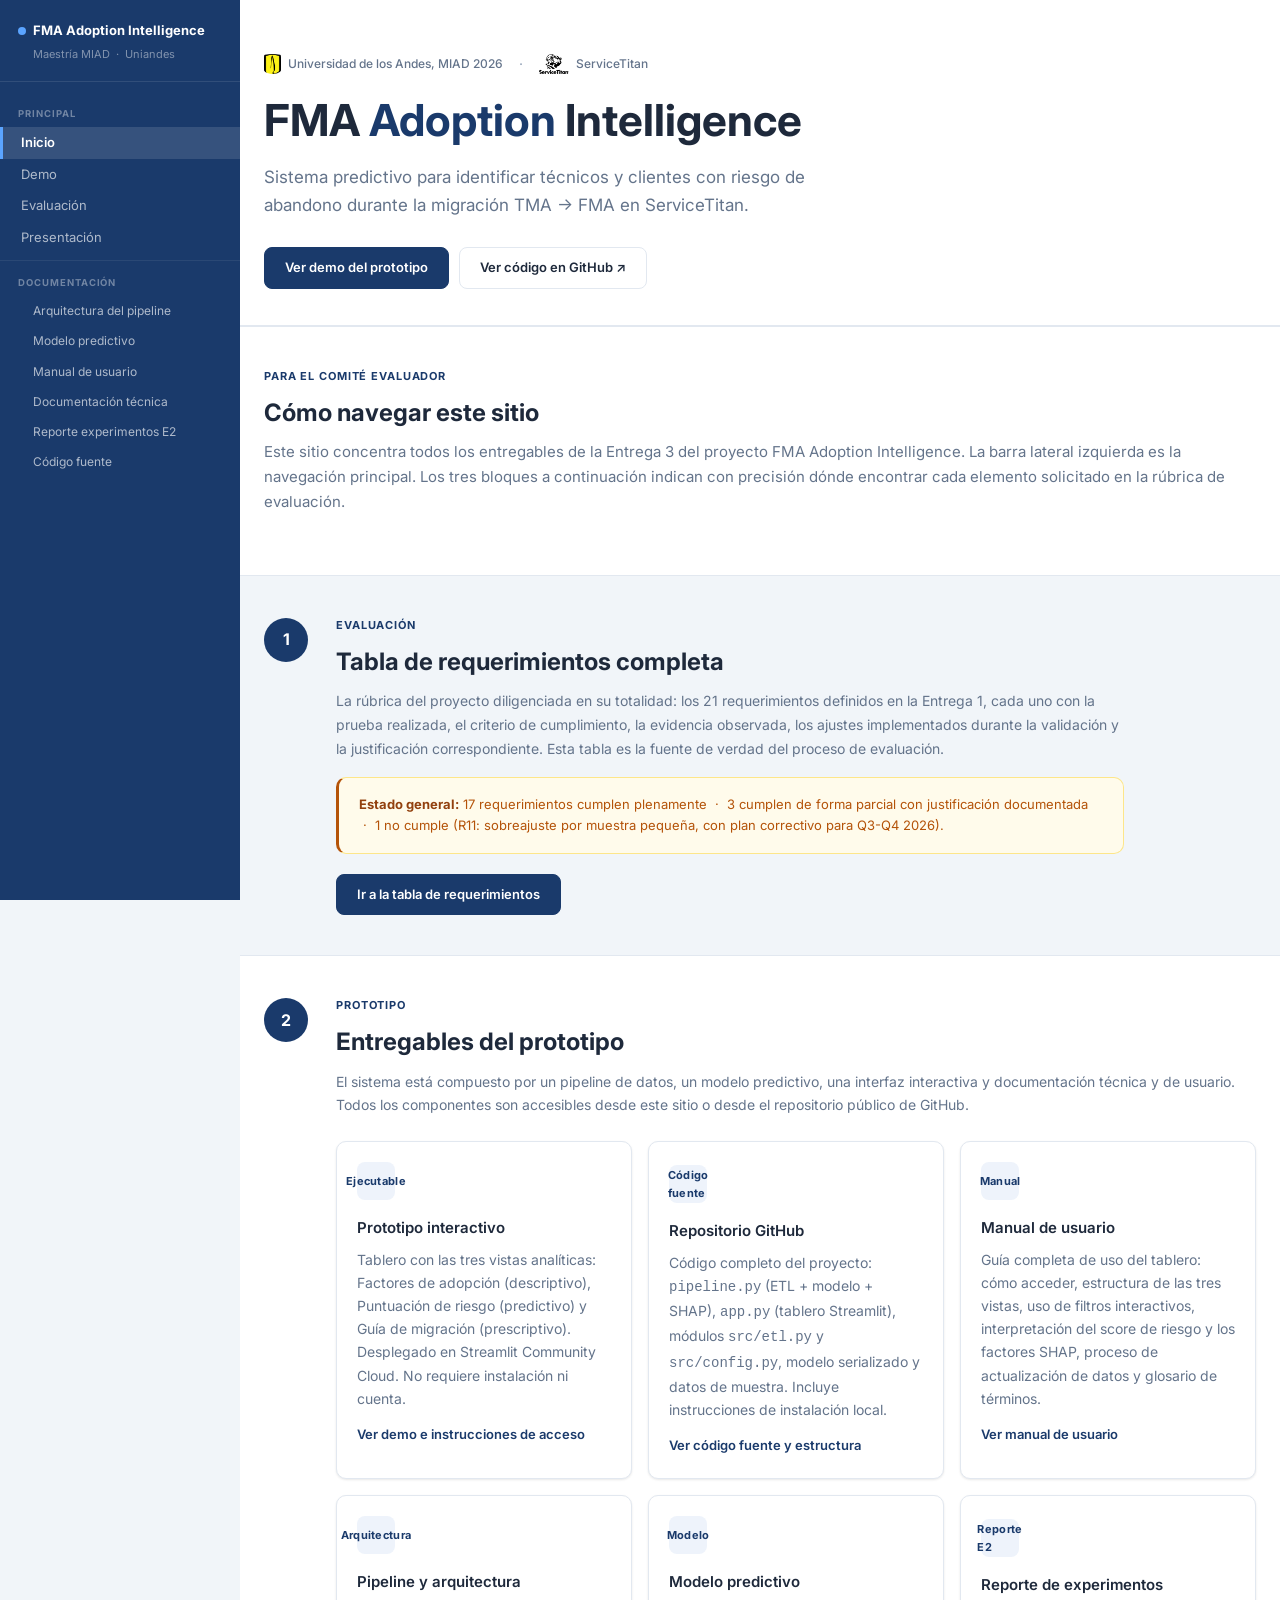
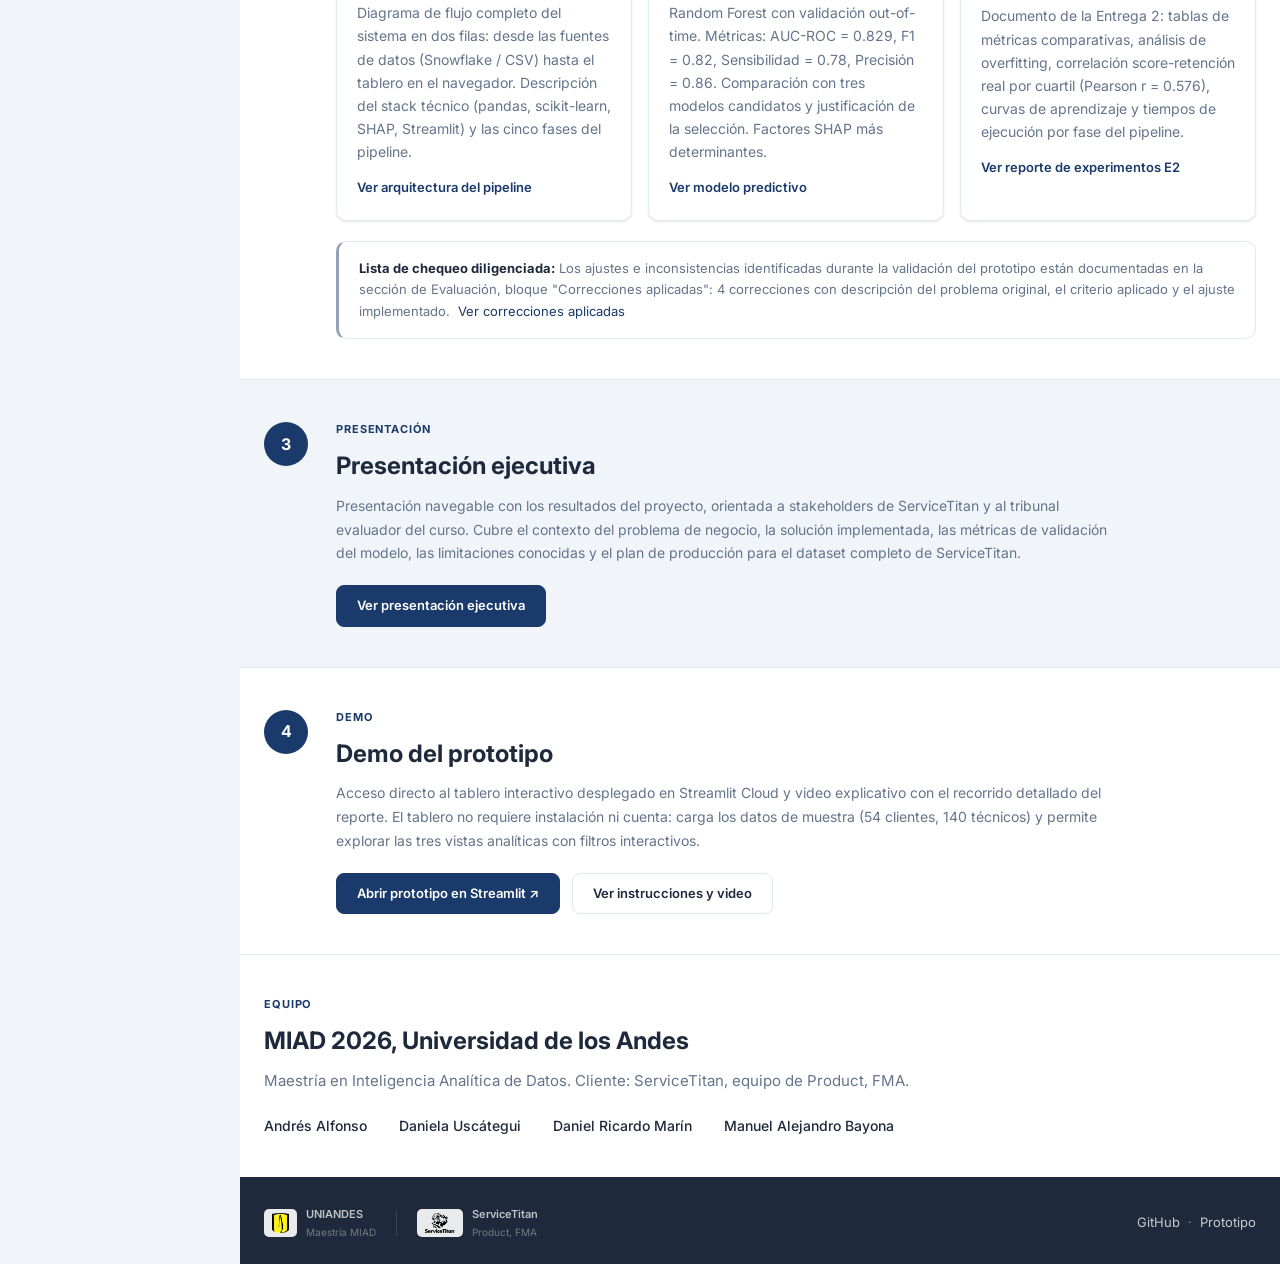
<file: index.html>
<!DOCTYPE html>
<html lang="es">
<head>
  <meta charset="UTF-8">
  <meta name="viewport" content="width=device-width, initial-scale=1.0">
  <title>FMA Adoption Intelligence — Inicio</title>
  <link rel="preconnect" href="https://fonts.googleapis.com">
  <link rel="preconnect" href="https://fonts.gstatic.com" crossorigin>
  <link href="https://fonts.googleapis.com/css2?family=Inter:wght@300;400;500;600;700&display=swap" rel="stylesheet">
  <link rel="stylesheet" href="style.css">
</head>
<body>

<div class="app-layout">

<!-- ── SIDEBAR ── -->
<aside class="site-sidebar">
  <div class="sidebar-brand">
    <div class="sidebar-brand-name"><span class="sidebar-brand-dot"></span>FMA Adoption Intelligence</div>
    <div class="sidebar-brand-sub">Maestría MIAD &nbsp;&middot;&nbsp; Uniandes</div>
  </div>
  <nav class="sidebar-nav">
    <div class="sidebar-group">
      <span class="sidebar-group-label">Principal</span>
      <a href="index.html" class="sidebar-link active">Inicio</a>
      <a href="demo.html" class="sidebar-link">Demo</a>
      <a href="evaluacion.html" class="sidebar-link">Evaluación</a>
      <a href="presentacion.html" class="sidebar-link">Presentación</a>
    </div>
    <div class="sidebar-group">
      <span class="sidebar-group-label">Documentación</span>
      <a href="documentacion.html" class="sidebar-link sidebar-sub">Arquitectura del pipeline</a>
      <a href="doc-modelo.html" class="sidebar-link sidebar-sub">Modelo predictivo</a>
      <a href="doc-manual.html" class="sidebar-link sidebar-sub">Manual de usuario</a>
      <a href="doc-tecnica.html" class="sidebar-link sidebar-sub">Documentación técnica</a>
      <a href="doc-reporte.html" class="sidebar-link sidebar-sub">Reporte experimentos E2</a>
      <a href="doc-codigo.html" class="sidebar-link sidebar-sub">Código fuente</a>
    </div>
  </nav>
</aside>

<!-- ── MAIN ── -->
<div class="site-main">

<!-- HERO -->
<section class="hero">
  <div class="wrap">
    <div class="hero-orgs">
      <div class="inst-logo-sm">
        <div class="inst-mark inst-mark-uniandes"><img src="assets/logo-uniandes.png" alt="Uniandes"></div>
        <span>Universidad de los Andes, MIAD 2026</span>
      </div>
      <span class="hero-orgs-sep">&#183;</span>
      <div class="inst-logo-sm">
        <div class="inst-mark inst-mark-st"><img src="assets/logo-servicetitan.png" alt="ServiceTitan"></div>
        <span>ServiceTitan</span>
      </div>
    </div>
    <h1>FMA <em>Adoption</em> Intelligence</h1>
    <p class="hero-sub">
      Sistema predictivo para identificar técnicos y clientes con riesgo de abandono
      durante la migración TMA &rarr; FMA en ServiceTitan.
    </p>
    <div class="hero-actions">
      <a href="demo.html" class="btn btn-primary">Ver demo del prototipo</a>
      <a href="https://github.com/mbayonal/fma-adoption-intelligence"
         target="_blank" rel="noopener" class="btn btn-secondary">Ver código en GitHub &nearr;</a>
    </div>
  </div>
</section>

<!-- GUÍA PARA EL EVALUADOR -->
<section class="bg-white">
  <div class="wrap">
    <div class="sec-tag">Para el comité evaluador</div>
    <h2>Cómo navegar este sitio</h2>
    <p class="sec-desc">Este sitio concentra todos los entregables de la Entrega 3 del proyecto FMA Adoption Intelligence. La barra lateral izquierda es la navegación principal. Los tres bloques a continuación indican con precisión dónde encontrar cada elemento solicitado en la rúbrica de evaluación.</p>
  </div>
</section>

<!-- BLOQUE 1: TABLA DE REQUERIMIENTOS -->
<section>
  <div class="wrap">
    <div style="display:flex;align-items:flex-start;gap:28px;max-width:860px;">
      <div class="step-num" style="width:44px;height:44px;font-size:16px;flex-shrink:0;">1</div>
      <div style="flex:1;">
        <div class="sec-tag">Evaluación</div>
        <h2>Tabla de requerimientos completa</h2>
        <p class="doc-p">La rúbrica del proyecto diligenciada en su totalidad: los 21 requerimientos definidos en la Entrega 1, cada uno con la prueba realizada, el criterio de cumplimiento, la evidencia observada, los ajustes implementados durante la validación y la justificación correspondiente. Esta tabla es la fuente de verdad del proceso de evaluación.</p>
        <div class="notice-warn" style="margin:16px 0 20px;">
          <strong>Estado general:</strong> 17 requerimientos cumplen plenamente &nbsp;&middot;&nbsp; 3 cumplen de forma parcial con justificación documentada &nbsp;&middot;&nbsp; 1 no cumple (R11: sobreajuste por muestra pequeña, con plan correctivo para Q3-Q4 2026).
        </div>
        <a href="evaluacion.html" class="btn btn-primary">Ir a la tabla de requerimientos</a>
      </div>
    </div>
  </div>
</section>

<!-- BLOQUE 2: ENTREGABLES DEL PROTOTIPO -->
<section class="bg-white">
  <div class="wrap">
    <div style="display:flex;align-items:flex-start;gap:28px;">
      <div class="step-num" style="width:44px;height:44px;font-size:16px;flex-shrink:0;">2</div>
      <div style="flex:1;min-width:0;">
        <div class="sec-tag">Prototipo</div>
        <h2>Entregables del prototipo</h2>
        <p class="doc-p">El sistema está compuesto por un pipeline de datos, un modelo predictivo, una interfaz interactiva y documentación técnica y de usuario. Todos los componentes son accesibles desde este sitio o desde el repositorio público de GitHub.</p>

        <div style="display:grid;grid-template-columns:repeat(3,1fr);gap:16px;margin-top:24px;max-width:980px;">

          <div class="card">
            <div class="card-badge">Ejecutable</div>
            <h3>Prototipo interactivo</h3>
            <p>Tablero con las tres vistas analíticas: Factores de adopción (descriptivo), Puntuación de riesgo (predictivo) y Guía de migración (prescriptivo). Desplegado en Streamlit Community Cloud. No requiere instalación ni cuenta.</p>
            <div style="margin-top:12px;"><a href="demo.html" style="font-size:13px;font-weight:600;color:var(--acc);">Ver demo e instrucciones de acceso</a></div>
          </div>

          <div class="card">
            <div class="card-badge">Código fuente</div>
            <h3>Repositorio GitHub</h3>
            <p>Código completo del proyecto: <code>pipeline.py</code> (ETL + modelo + SHAP), <code>app.py</code> (tablero Streamlit), módulos <code>src/etl.py</code> y <code>src/config.py</code>, modelo serializado y datos de muestra. Incluye instrucciones de instalación local.</p>
            <div style="margin-top:12px;"><a href="doc-codigo.html" style="font-size:13px;font-weight:600;color:var(--acc);">Ver código fuente y estructura</a></div>
          </div>

          <div class="card">
            <div class="card-badge">Manual</div>
            <h3>Manual de usuario</h3>
            <p>Guía completa de uso del tablero: cómo acceder, estructura de las tres vistas, uso de filtros interactivos, interpretación del score de riesgo y los factores SHAP, proceso de actualización de datos y glosario de términos.</p>
            <div style="margin-top:12px;"><a href="doc-manual.html" style="font-size:13px;font-weight:600;color:var(--acc);">Ver manual de usuario</a></div>
          </div>

          <div class="card">
            <div class="card-badge">Arquitectura</div>
            <h3>Pipeline y arquitectura</h3>
            <p>Diagrama de flujo completo del sistema en dos filas: desde las fuentes de datos (Snowflake / CSV) hasta el tablero en el navegador. Descripción del stack técnico (pandas, scikit-learn, SHAP, Streamlit) y las cinco fases del pipeline.</p>
            <div style="margin-top:12px;"><a href="documentacion.html" style="font-size:13px;font-weight:600;color:var(--acc);">Ver arquitectura del pipeline</a></div>
          </div>

          <div class="card">
            <div class="card-badge">Modelo</div>
            <h3>Modelo predictivo</h3>
            <p>Random Forest con validación out-of-time. Métricas: AUC-ROC = 0.829, F1 = 0.82, Sensibilidad = 0.78, Precisión = 0.86. Comparación con tres modelos candidatos y justificación de la selección. Factores SHAP más determinantes.</p>
            <div style="margin-top:12px;"><a href="doc-modelo.html" style="font-size:13px;font-weight:600;color:var(--acc);">Ver modelo predictivo</a></div>
          </div>

          <div class="card">
            <div class="card-badge">Reporte E2</div>
            <h3>Reporte de experimentos</h3>
            <p>Documento de la Entrega 2: tablas de métricas comparativas, análisis de overfitting, correlación score-retención real por cuartil (Pearson r = 0.576), curvas de aprendizaje y tiempos de ejecución por fase del pipeline.</p>
            <div style="margin-top:12px;"><a href="doc-reporte.html" style="font-size:13px;font-weight:600;color:var(--acc);">Ver reporte de experimentos E2</a></div>
          </div>

        </div>

        <div class="notice" style="margin-top:20px;max-width:980px;">
          <strong>Lista de chequeo diligenciada:</strong> Los ajustes e inconsistencias identificadas durante la validación del prototipo están documentadas en la sección de Evaluación, bloque "Correcciones aplicadas": 4 correcciones con descripción del problema original, el criterio aplicado y el ajuste implementado. &nbsp;<a href="evaluacion.html">Ver correcciones aplicadas</a>
        </div>
      </div>
    </div>
  </div>
</section>

<!-- BLOQUE 3: PRESENTACIÓN EJECUTIVA -->
<section>
  <div class="wrap">
    <div style="display:flex;align-items:flex-start;gap:28px;max-width:860px;">
      <div class="step-num" style="width:44px;height:44px;font-size:16px;flex-shrink:0;">3</div>
      <div style="flex:1;">
        <div class="sec-tag">Presentación</div>
        <h2>Presentación ejecutiva</h2>
        <p class="doc-p">Presentación navegable con los resultados del proyecto, orientada a stakeholders de ServiceTitan y al tribunal evaluador del curso. Cubre el contexto del problema de negocio, la solución implementada, las métricas de validación del modelo, las limitaciones conocidas y el plan de producción para el dataset completo de ServiceTitan.</p>
        <div style="margin-top:20px;">
          <a href="presentacion.html" class="btn btn-primary">Ver presentación ejecutiva</a>
        </div>
      </div>
    </div>
  </div>
</section>

<!-- BLOQUE 4: DEMO -->
<section class="bg-white">
  <div class="wrap">
    <div style="display:flex;align-items:flex-start;gap:28px;max-width:860px;">
      <div class="step-num" style="width:44px;height:44px;font-size:16px;flex-shrink:0;">4</div>
      <div style="flex:1;">
        <div class="sec-tag">Demo</div>
        <h2>Demo del prototipo</h2>
        <p class="doc-p">Acceso directo al tablero interactivo desplegado en Streamlit Cloud y video explicativo con el recorrido detallado del reporte. El tablero no requiere instalación ni cuenta: carga los datos de muestra (54 clientes, 140 técnicos) y permite explorar las tres vistas analíticas con filtros interactivos.</p>
        <div style="display:flex;gap:12px;flex-wrap:wrap;margin-top:20px;">
          <a href="https://fma-adoption-intelligence-4czccfxlxzkfdm6prmcns8.streamlit.app"
             target="_blank" rel="noopener" class="btn btn-primary">Abrir prototipo en Streamlit &nearr;</a>
          <a href="demo.html" class="btn btn-secondary">Ver instrucciones y video</a>
        </div>
      </div>
    </div>
  </div>
</section>

<!-- EQUIPO -->
<section class="bg-white">
  <div class="wrap">
    <div class="sec-tag">Equipo</div>
    <h2>MIAD 2026, Universidad de los Andes</h2>
    <p class="sec-desc">Maestría en Inteligencia Analítica de Datos. Cliente: ServiceTitan, equipo de Product, FMA.</p>
    <div style="display:flex;gap:32px;flex-wrap:wrap;margin-top:4px;">
      <div style="font-size:14px;color:var(--text);font-weight:500;">Andrés Alfonso</div>
      <div style="font-size:14px;color:var(--text);font-weight:500;">Daniela Uscátegui</div>
      <div style="font-size:14px;color:var(--text);font-weight:500;">Daniel Ricardo Marín</div>
      <div style="font-size:14px;color:var(--text);font-weight:500;">Manuel Alejandro Bayona</div>
    </div>
  </div>
</section>

<footer>
  <div class="footer-inner">
    <div class="inst-logos">
      <div class="inst-logo">
        <div class="inst-mark inst-mark-uniandes"><img src="assets/logo-uniandes.png" alt="Uniandes"></div>
        <div><div class="inst-name-w">UNIANDES</div><div class="inst-sub-w">Maestr&iacute;a MIAD</div></div>
      </div>
      <div class="inst-divider"></div>
      <div class="inst-logo">
        <div class="inst-mark inst-mark-st"><img src="assets/logo-servicetitan.png" alt="ServiceTitan"></div>
        <div><div class="inst-name-w">ServiceTitan</div><div class="inst-sub-w">Product, FMA</div></div>
      </div>
    </div>
    <div>
      <a href="https://github.com/mbayonal/fma-adoption-intelligence" target="_blank" rel="noopener">GitHub</a>
      &nbsp;&middot;&nbsp;
      <a href="https://fma-adoption-intelligence-4czccfxlxzkfdm6prmcns8.streamlit.app" target="_blank" rel="noopener">Prototipo</a>
    </div>
  </div>
</footer>

</div><!-- /.site-main -->
</div><!-- /.app-layout -->

</body>
</html>
</file>
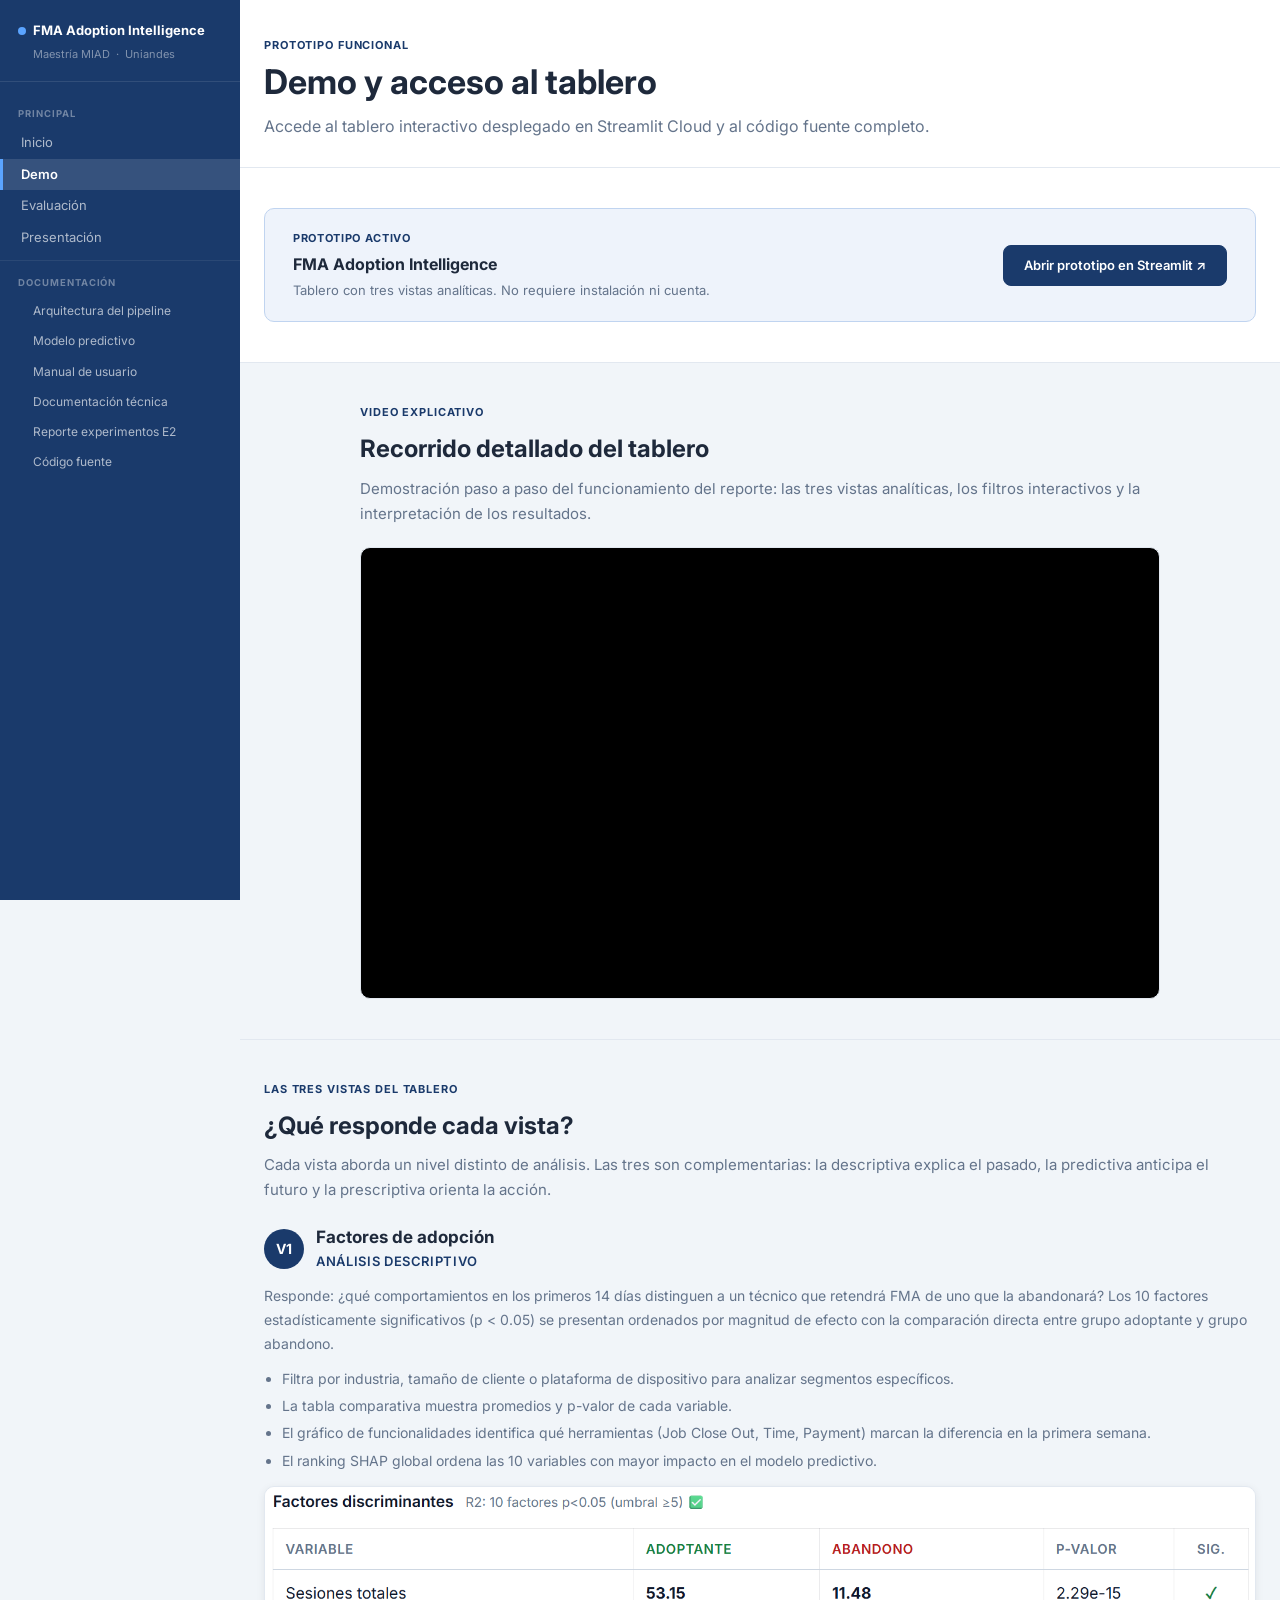
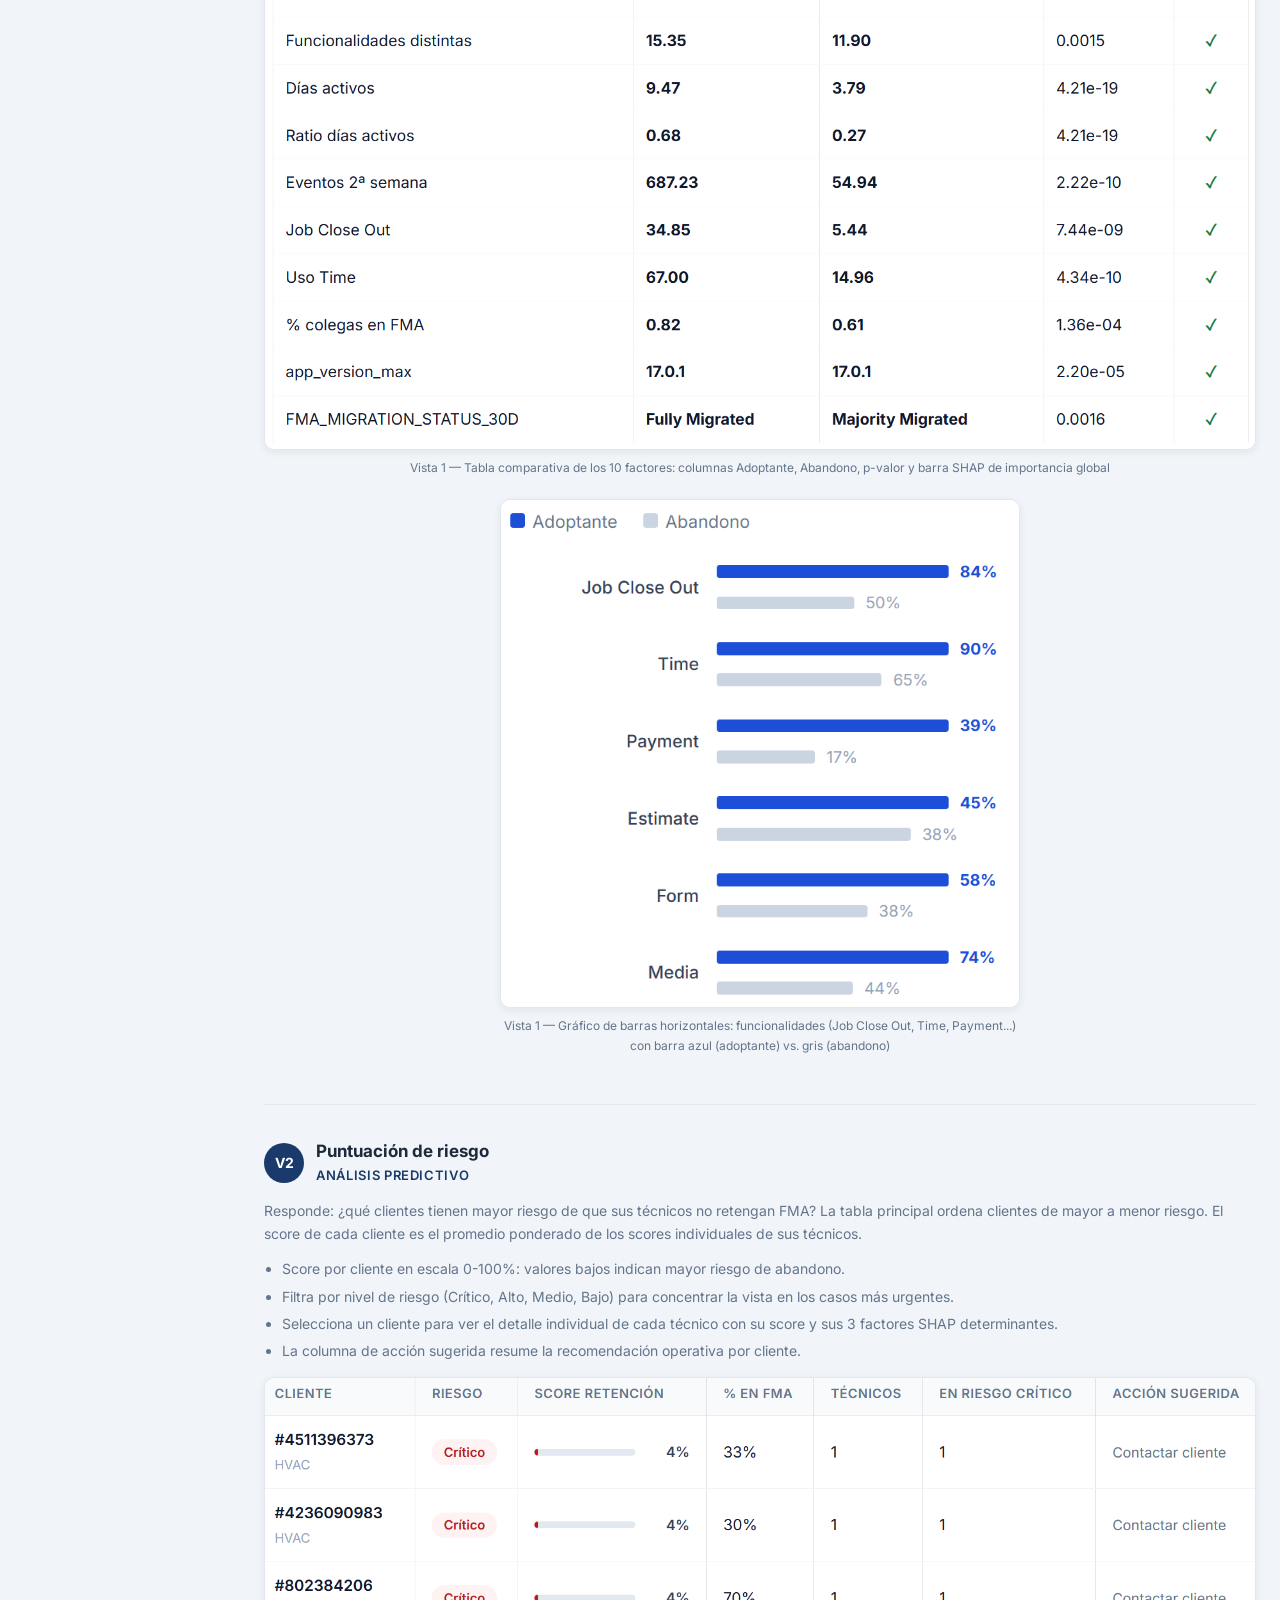
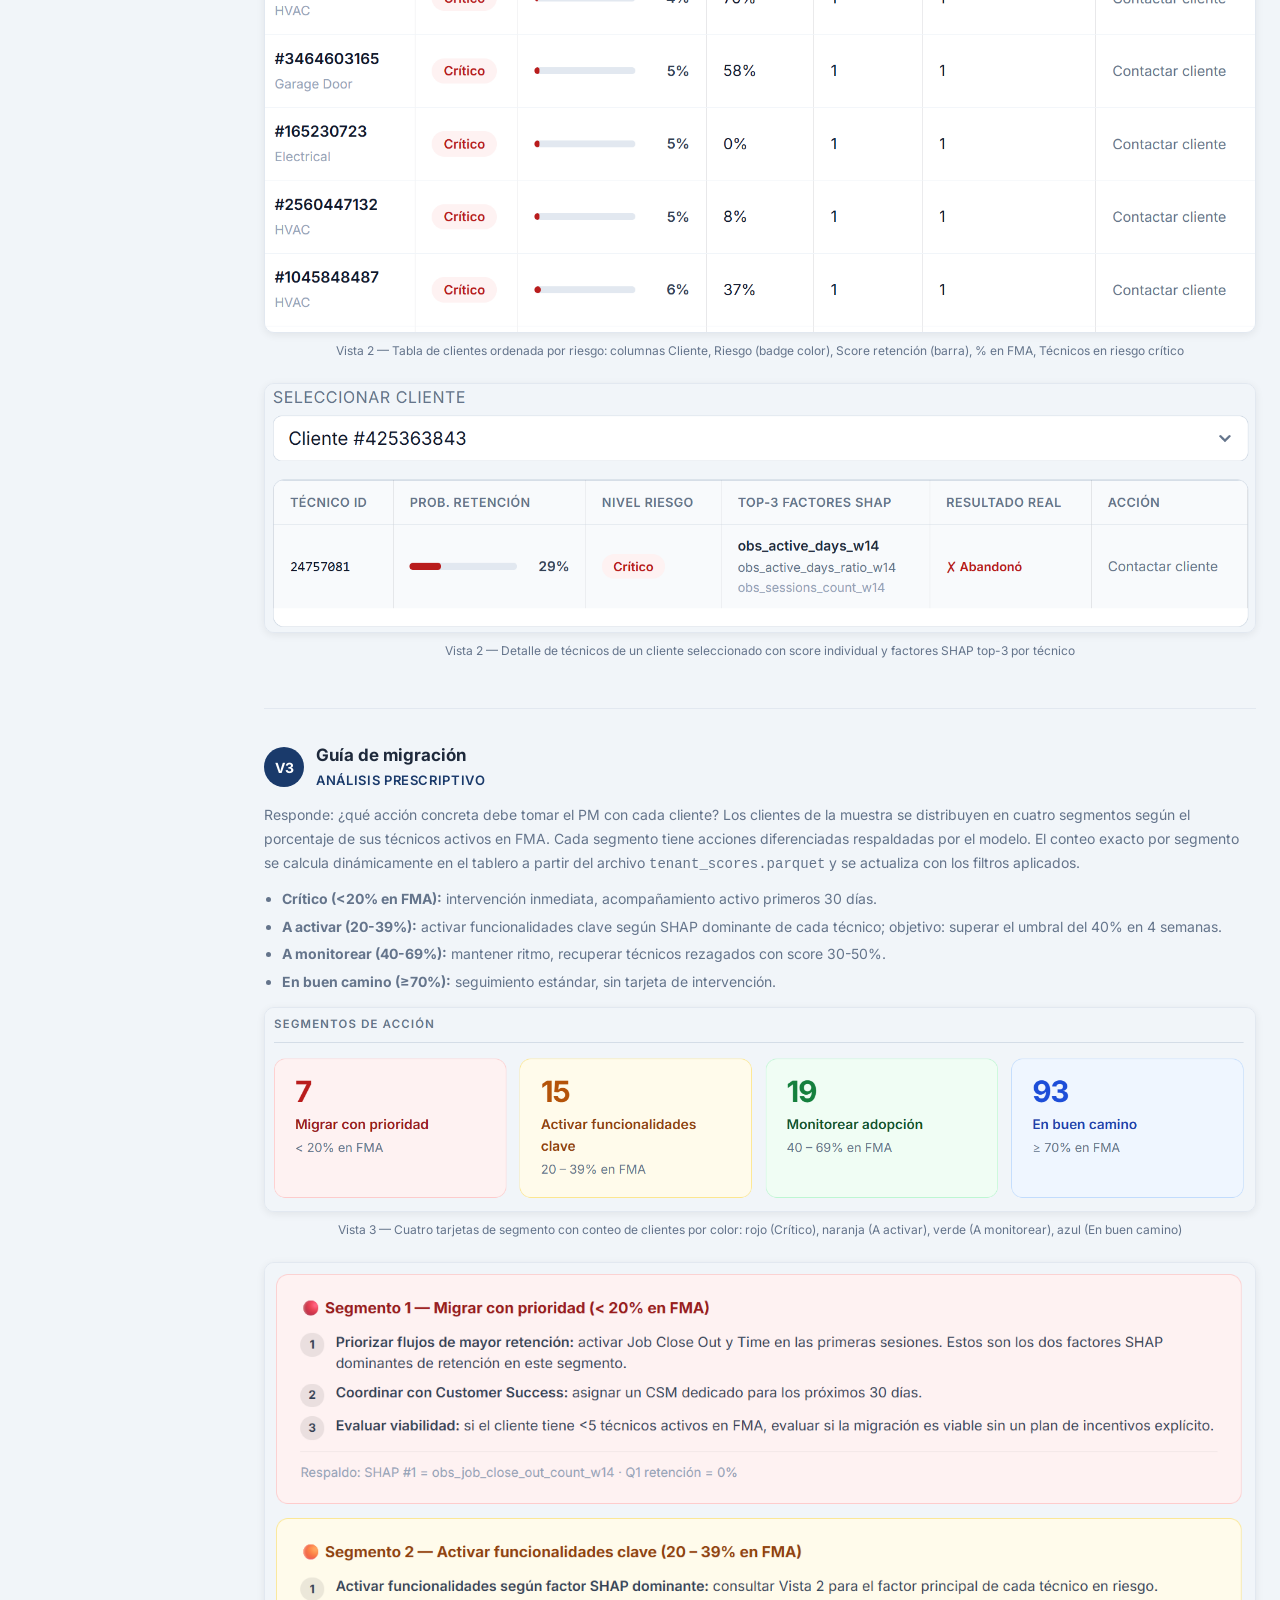
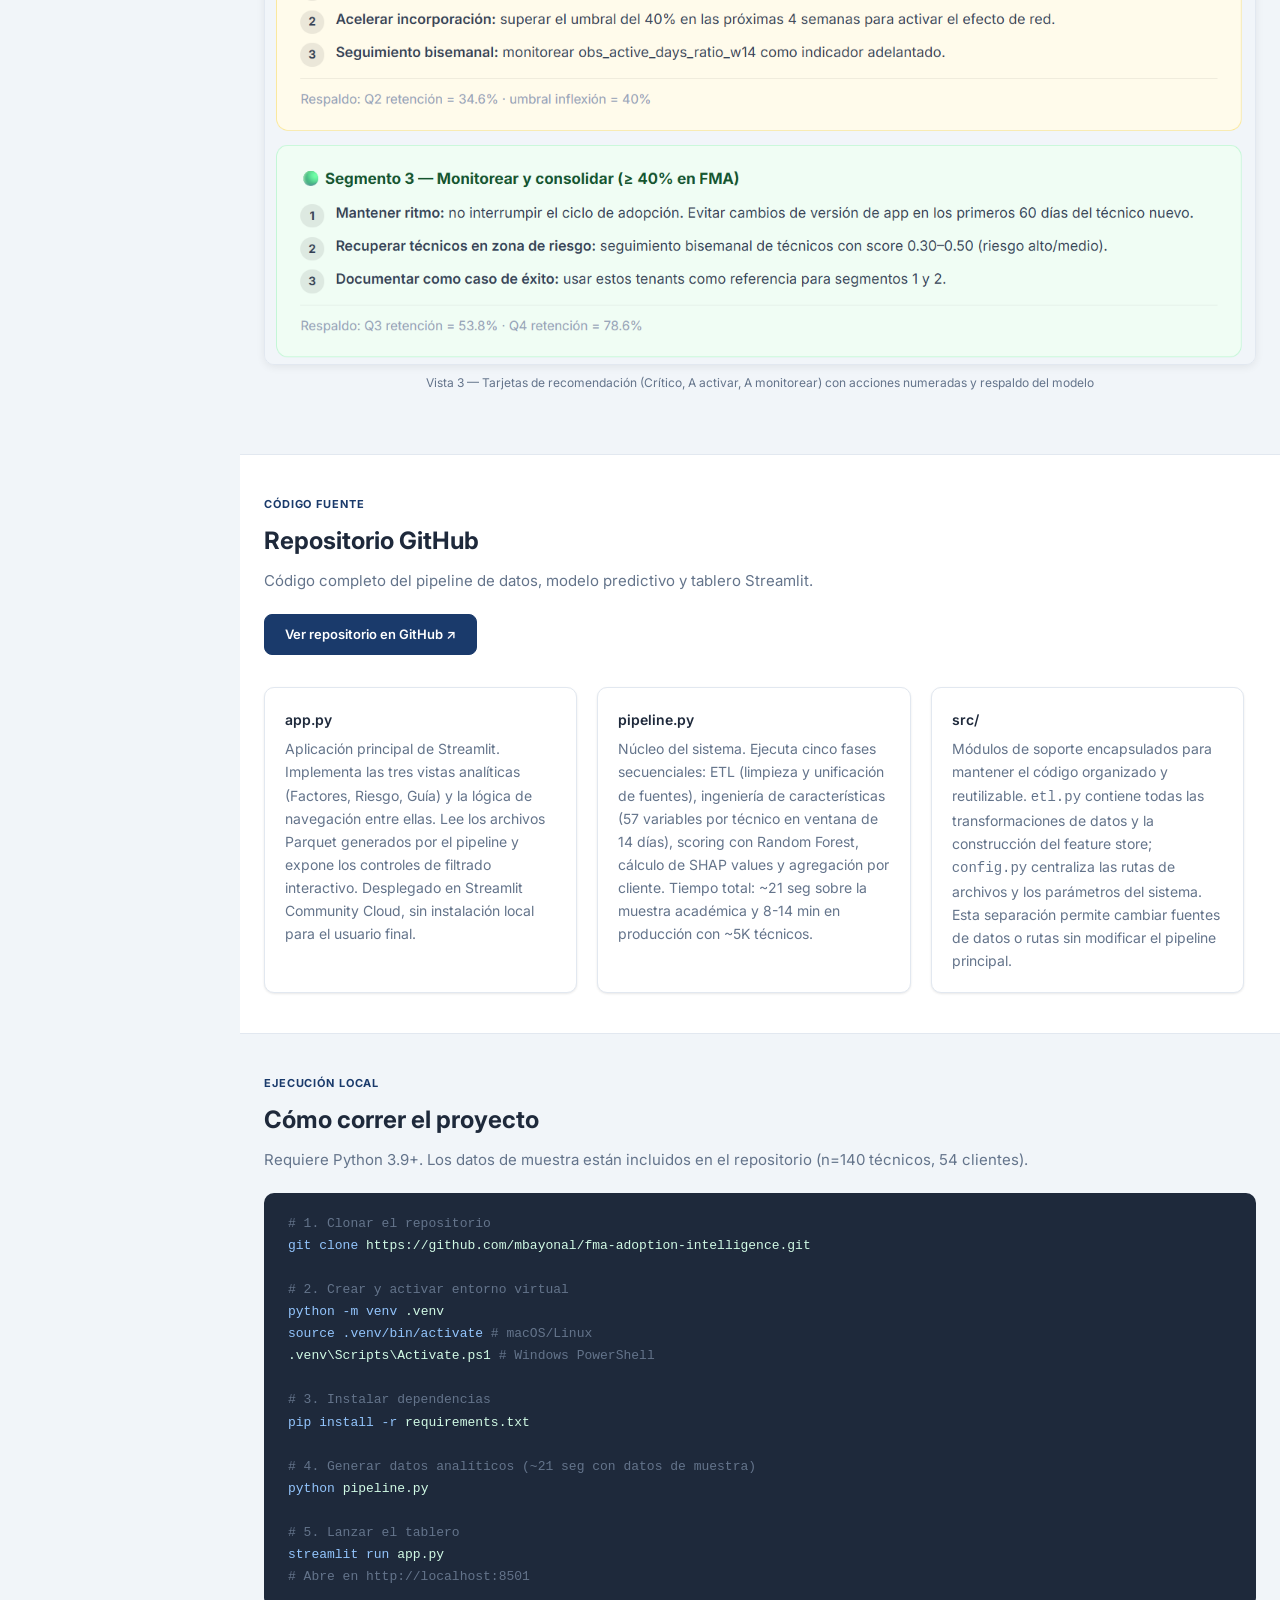
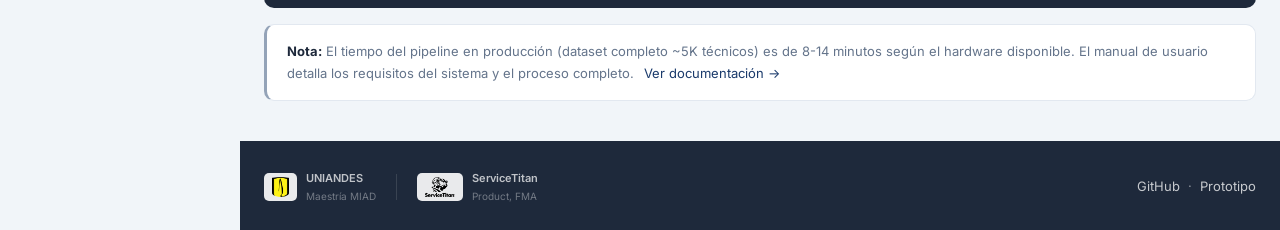
<file: demo.html>
﻿<!DOCTYPE html>
<html lang="es">
<head>
  <meta charset="UTF-8">
  <meta name="viewport" content="width=device-width, initial-scale=1.0">
  <title>FMA Adoption Intelligence — Demo</title>
  <link rel="preconnect" href="https://fonts.googleapis.com">
  <link rel="preconnect" href="https://fonts.gstatic.com" crossorigin>
  <link href="https://fonts.googleapis.com/css2?family=Inter:wght@300;400;500;600;700&display=swap" rel="stylesheet">
  <link rel="stylesheet" href="style.css">
</head>
<body>

<div class="app-layout">

<!-- ── SIDEBAR ── -->
<aside class="site-sidebar">
  <div class="sidebar-brand">
    <div class="sidebar-brand-name"><span class="sidebar-brand-dot"></span>FMA Adoption Intelligence</div>
    <div class="sidebar-brand-sub">Maestría MIAD &nbsp;&middot;&nbsp; Uniandes</div>
  </div>
  <nav class="sidebar-nav">
    <div class="sidebar-group">
      <span class="sidebar-group-label">Principal</span>
      <a href="index.html" class="sidebar-link">Inicio</a>
      <a href="demo.html" class="sidebar-link active">Demo</a>
      <a href="evaluacion.html" class="sidebar-link">Evaluación</a>
      <a href="presentacion.html" class="sidebar-link">Presentación</a>
    </div>
    <div class="sidebar-group">
      <span class="sidebar-group-label">Documentación</span>
      <a href="documentacion.html" class="sidebar-link sidebar-sub">Arquitectura del pipeline</a>
      <a href="doc-modelo.html" class="sidebar-link sidebar-sub">Modelo predictivo</a>
      <a href="doc-manual.html" class="sidebar-link sidebar-sub">Manual de usuario</a>
      <a href="doc-tecnica.html" class="sidebar-link sidebar-sub">Documentación técnica</a>
      <a href="doc-reporte.html" class="sidebar-link sidebar-sub">Reporte experimentos E2</a>
      <a href="doc-codigo.html" class="sidebar-link sidebar-sub">Código fuente</a>
    </div>
  </nav>
</aside>

<!-- ── MAIN ── -->
<div class="site-main">

<!-- PAGE HERO -->
<div class="page-hero">
  <div class="wrap">
    <div class="sec-tag">Prototipo funcional</div>
    <h1>Demo y acceso al tablero</h1>
    <p>Accede al tablero interactivo desplegado en Streamlit Cloud y al código fuente completo.</p>
  </div>
</div>

<!-- ACCESO PRINCIPAL -->
<section class="bg-white">
  <div class="wrap">
    <div style="background:var(--acc-light);border:1px solid var(--acc-bd);border-radius:var(--r);padding:20px 28px;display:flex;align-items:center;justify-content:space-between;gap:24px;flex-wrap:wrap;">
      <div>
        <div style="font-size:11px;font-weight:700;letter-spacing:.06em;text-transform:uppercase;color:var(--acc);margin-bottom:4px;">Prototipo activo</div>
        <div style="font-size:16px;font-weight:700;color:var(--text);margin-bottom:2px;">FMA Adoption Intelligence</div>
        <div style="font-size:13px;color:var(--muted);">Tablero con tres vistas analíticas. No requiere instalación ni cuenta.</div>
      </div>
      <a href="https://fma-adoption-intelligence-4czccfxlxzkfdm6prmcns8.streamlit.app"
         target="_blank" rel="noopener" class="btn btn-primary" style="white-space:nowrap;flex-shrink:0;">
        Abrir prototipo en Streamlit &nearr;
      </a>
    </div>
  </div>
</section>

<!-- VIDEO DEMO -->
<section>
  <div class="wrap">
    <div style="max-width:800px;margin:0 auto;">
      <div class="sec-tag">Video explicativo</div>
      <h2>Recorrido detallado del tablero</h2>
      <p class="sec-desc">Demostración paso a paso del funcionamiento del reporte: las tres vistas analíticas, los filtros interactivos y la interpretación de los resultados.</p>
      <div style="position:relative;padding-bottom:56.25%;height:0;overflow:hidden;border-radius:var(--r);border:1px solid var(--border);background:#000;">
        <iframe
          src="https://www.youtube.com/embed/iDAnDfEw2So"
          style="position:absolute;top:0;left:0;width:100%;height:100%;border:0;"
          allow="accelerometer; autoplay; clipboard-write; encrypted-media; gyroscope; picture-in-picture"
          allowfullscreen>
        </iframe>
      </div>
    </div>
  </div>
</section>

<!-- GUÍA DE USO -->
<section>
  <div class="wrap">
    <div class="sec-tag">Las tres vistas del tablero</div>
    <h2>¿Qué responde cada vista?</h2>
    <p class="sec-desc">Cada vista aborda un nivel distinto de análisis. Las tres son complementarias: la descriptiva explica el pasado, la predictiva anticipa el futuro y la prescriptiva orienta la acción.</p>

    <!-- V1 -->
    <div style="margin-bottom:48px;">
      <div style="display:flex;align-items:center;gap:12px;margin-bottom:12px;">
        <div class="step-num" style="width:40px;height:40px;font-size:14px;">V1</div>
        <div>
          <div style="font-size:17px;font-weight:700;color:var(--text);">Factores de adopción</div>
          <div style="font-size:13px;color:var(--acc);font-weight:600;text-transform:uppercase;letter-spacing:.05em;">Análisis descriptivo</div>
        </div>
      </div>
      <p class="doc-p">
        Responde: ¿qué comportamientos en los primeros 14 días distinguen a un técnico que retendrá FMA de uno que la abandonará?
        Los 10 factores estadísticamente significativos (p &lt; 0.05) se presentan ordenados por magnitud de efecto con la comparación directa entre grupo adoptante y grupo abandono.
      </p>
      <ul class="doc-ul">
        <li>Filtra por industria, tamaño de cliente o plataforma de dispositivo para analizar segmentos específicos.</li>
        <li>La tabla comparativa muestra promedios y p-valor de cada variable.</li>
        <li>El gráfico de funcionalidades identifica qué herramientas (Job Close Out, Time, Payment) marcan la diferencia en la primera semana.</li>
        <li>El ranking SHAP global ordena las 10 variables con mayor impacto en el modelo predictivo.</li>
      </ul>
      <figure class="sc-fig sc-missing">
        <img src="assets/screenshots/v1-tabla-comparativa.png"
             alt="Vista 1 — Tabla comparativa de los 10 factores significativos"
             onload="this.closest('figure').classList.remove('sc-missing')"
             onerror="this.closest('figure').classList.add('sc-missing')">
        <figcaption>Vista 1 — Tabla comparativa de los 10 factores: columnas Adoptante, Abandono, p-valor y barra SHAP de importancia global</figcaption>
        <div class="img-ph">
          <div class="img-ph-icon">&#128247;</div>
          <div class="img-ph-body">
            <div class="img-ph-label">Captura pendiente — Vista 1</div>
            <div class="img-ph-desc">Tabla comparativa con los 10 factores significativos: columnas Adoptante, Abandono, p-valor y barra SHAP de importancia global</div>
          </div>
        </div>
      </figure>
      <figure class="sc-fig sc-missing" style="max-width:520px;">
        <img src="assets/screenshots/v1-grafico-funcionalidades.png"
             alt="Vista 1 — Gráfico de barras de funcionalidades"
             onload="this.closest('figure').classList.remove('sc-missing')"
             onerror="this.closest('figure').classList.add('sc-missing')">
        <figcaption>Vista 1 — Gráfico de barras horizontales: funcionalidades (Job Close Out, Time, Payment...) con barra azul (adoptante) vs. gris (abandono)</figcaption>
        <div class="img-ph">
          <div class="img-ph-icon">&#128247;</div>
          <div class="img-ph-body">
            <div class="img-ph-label">Captura pendiente — Vista 1, gráfico de funcionalidades</div>
            <div class="img-ph-desc">Gráfico de barras horizontales: funcionalidades (Job Close Out, Time, Payment...) con barra azul (adoptante) vs. gris (abandono)</div>
          </div>
        </div>
      </figure>
    </div>

    <!-- V2 -->
    <div style="margin-bottom:48px;padding-top:32px;border-top:1px solid var(--border);">
      <div style="display:flex;align-items:center;gap:12px;margin-bottom:12px;">
        <div class="step-num" style="width:40px;height:40px;font-size:14px;">V2</div>
        <div>
          <div style="font-size:17px;font-weight:700;color:var(--text);">Puntuación de riesgo</div>
          <div style="font-size:13px;color:var(--acc);font-weight:600;text-transform:uppercase;letter-spacing:.05em;">Análisis predictivo</div>
        </div>
      </div>
      <p class="doc-p">
        Responde: ¿qué clientes tienen mayor riesgo de que sus técnicos no retengan FMA?
        La tabla principal ordena clientes de mayor a menor riesgo. El score de cada cliente es el promedio ponderado de los scores individuales de sus técnicos.
      </p>
      <ul class="doc-ul">
        <li>Score por cliente en escala 0-100%: valores bajos indican mayor riesgo de abandono.</li>
        <li>Filtra por nivel de riesgo (Crítico, Alto, Medio, Bajo) para concentrar la vista en los casos más urgentes.</li>
        <li>Selecciona un cliente para ver el detalle individual de cada técnico con su score y sus 3 factores SHAP determinantes.</li>
        <li>La columna de acción sugerida resume la recomendación operativa por cliente.</li>
      </ul>
      <figure class="sc-fig sc-missing">
        <img src="assets/screenshots/v2-tabla-clientes.png"
             alt="Vista 2 — Tabla de clientes ordenada por riesgo"
             onload="this.closest('figure').classList.remove('sc-missing')"
             onerror="this.closest('figure').classList.add('sc-missing')">
        <figcaption>Vista 2 — Tabla de clientes ordenada por riesgo: columnas Cliente, Riesgo (badge color), Score retención (barra), % en FMA, Técnicos en riesgo crítico</figcaption>
        <div class="img-ph">
          <div class="img-ph-icon">&#128247;</div>
          <div class="img-ph-body">
            <div class="img-ph-label">Captura pendiente — Vista 2, tabla de clientes</div>
            <div class="img-ph-desc">Tabla ordenada por riesgo con columnas: Cliente (ID), Riesgo (badge color), Score retención (barra), % en FMA, Técnicos en riesgo crítico</div>
          </div>
        </div>
      </figure>
      <figure class="sc-fig sc-missing">
        <img src="assets/screenshots/v2-detalle-tecnicos.png"
             alt="Vista 2 — Detalle de técnicos de un cliente seleccionado"
             onload="this.closest('figure').classList.remove('sc-missing')"
             onerror="this.closest('figure').classList.add('sc-missing')">
        <figcaption>Vista 2 — Detalle de técnicos de un cliente seleccionado con score individual y factores SHAP top-3 por técnico</figcaption>
        <div class="img-ph">
          <div class="img-ph-icon">&#128247;</div>
          <div class="img-ph-body">
            <div class="img-ph-label">Captura pendiente — Vista 2, detalle de técnicos</div>
            <div class="img-ph-desc">Tabla de técnicos de un cliente seleccionado con score individual y factores SHAP top-3 por técnico</div>
          </div>
        </div>
      </figure>
    </div>

    <!-- V3 -->
    <div style="padding-top:32px;border-top:1px solid var(--border);">
      <div style="display:flex;align-items:center;gap:12px;margin-bottom:12px;">
        <div class="step-num" style="width:40px;height:40px;font-size:14px;">V3</div>
        <div>
          <div style="font-size:17px;font-weight:700;color:var(--text);">Guía de migración</div>
          <div style="font-size:13px;color:var(--acc);font-weight:600;text-transform:uppercase;letter-spacing:.05em;">Análisis prescriptivo</div>
        </div>
      </div>
      <p class="doc-p">
        Responde: ¿qué acción concreta debe tomar el PM con cada cliente?
        Los clientes de la muestra se distribuyen en cuatro segmentos según el porcentaje de sus técnicos activos en FMA. Cada segmento tiene acciones diferenciadas respaldadas por el modelo. El conteo exacto por segmento se calcula dinámicamente en el tablero a partir del archivo <code>tenant_scores.parquet</code> y se actualiza con los filtros aplicados.
      </p>
      <ul class="doc-ul">
        <li><strong>Crítico (&lt;20% en FMA):</strong> intervención inmediata, acompañamiento activo primeros 30 días.</li>
        <li><strong>A activar (20-39%):</strong> activar funcionalidades clave según SHAP dominante de cada técnico; objetivo: superar el umbral del 40% en 4 semanas.</li>
        <li><strong>A monitorear (40-69%):</strong> mantener ritmo, recuperar técnicos rezagados con score 30-50%.</li>
        <li><strong>En buen camino (&ge;70%):</strong> seguimiento estándar, sin tarjeta de intervención.</li>
      </ul>
      <figure class="sc-fig sc-missing">
        <img src="assets/screenshots/v3-segmentos.png"
             alt="Vista 3 — Cuatro tarjetas de segmentos de clientes"
             onload="this.closest('figure').classList.remove('sc-missing')"
             onerror="this.closest('figure').classList.add('sc-missing')">
        <figcaption>Vista 3 — Cuatro tarjetas de segmento con conteo de clientes por color: rojo (Crítico), naranja (A activar), verde (A monitorear), azul (En buen camino)</figcaption>
        <div class="img-ph">
          <div class="img-ph-icon">&#128247;</div>
          <div class="img-ph-body">
            <div class="img-ph-label">Captura pendiente — Vista 3, segmentos</div>
            <div class="img-ph-desc">Cuatro tarjetas de segmento con el conteo de clientes por color: rojo (Crítico), naranja (A activar), verde (A monitorear), azul (En buen camino)</div>
          </div>
        </div>
      </figure>
      <figure class="sc-fig sc-missing">
        <img src="assets/screenshots/v3-tarjetas-accion.png"
             alt="Vista 3 — Tarjetas de recomendación por segmento"
             onload="this.closest('figure').classList.remove('sc-missing')"
             onerror="this.closest('figure').classList.add('sc-missing')">
        <figcaption>Vista 3 — Tarjetas de recomendación (Crítico, A activar, A monitorear) con acciones numeradas y respaldo del modelo</figcaption>
        <div class="img-ph">
          <div class="img-ph-icon">&#128247;</div>
          <div class="img-ph-body">
            <div class="img-ph-label">Captura pendiente — Vista 3, tarjetas de acción</div>
            <div class="img-ph-desc">Las tres tarjetas de recomendación (roja, naranja, verde) con acciones numeradas y respaldo del modelo</div>
          </div>
        </div>
      </figure>
    </div>
  </div>
</section>

<!-- CÓDIGO FUENTE -->
<section class="bg-white">
  <div class="wrap">
    <div class="sec-tag">Código fuente</div>
    <h2>Repositorio GitHub</h2>
    <p class="sec-desc">Código completo del pipeline de datos, modelo predictivo y tablero Streamlit.</p>
    <div style="display:flex;gap:12px;flex-wrap:wrap;margin-bottom:32px;">
      <a href="https://github.com/mbayonal/fma-adoption-intelligence"
         target="_blank" rel="noopener" class="btn btn-primary">
        Ver repositorio en GitHub &nearr;
      </a>
    </div>
    <div style="display:grid;grid-template-columns:repeat(3,1fr);gap:20px;max-width:980px;">
      <div class="card">
        <h3 style="font-size:14px;margin-bottom:6px;">app.py</h3>
        <p>Aplicación principal de Streamlit. Implementa las tres vistas analíticas (Factores, Riesgo, Guía) y la lógica de navegación entre ellas. Lee los archivos Parquet generados por el pipeline y expone los controles de filtrado interactivo. Desplegado en Streamlit Community Cloud, sin instalación local para el usuario final.</p>
      </div>
      <div class="card">
        <h3 style="font-size:14px;margin-bottom:6px;">pipeline.py</h3>
        <p>Núcleo del sistema. Ejecuta cinco fases secuenciales: ETL (limpieza y unificación de fuentes), ingeniería de características (57 variables por técnico en ventana de 14 días), scoring con Random Forest, cálculo de SHAP values y agregación por cliente. Tiempo total: ~21 seg sobre la muestra académica y 8-14 min en producción con ~5K técnicos.</p>
      </div>
      <div class="card">
        <h3 style="font-size:14px;margin-bottom:6px;">src/</h3>
        <p>Módulos de soporte encapsulados para mantener el código organizado y reutilizable. <code>etl.py</code> contiene todas las transformaciones de datos y la construcción del feature store; <code>config.py</code> centraliza las rutas de archivos y los parámetros del sistema. Esta separación permite cambiar fuentes de datos o rutas sin modificar el pipeline principal.</p>
      </div>
    </div>
  </div>
</section>

<!-- EJECUTAR LOCALMENTE -->
<section>
  <div class="wrap">
    <div class="sec-tag">Ejecución local</div>
    <h2>Cómo correr el proyecto</h2>
    <p class="sec-desc">
      Requiere Python 3.9+. Los datos de muestra están incluidos en el repositorio
      (n=140 técnicos, 54 clientes).
    </p>
    <div class="code-block">
      <div><span class="comment"># 1. Clonar el repositorio</span></div>
      <div><span class="cmd">git clone</span> <span class="arg">https://github.com/mbayonal/fma-adoption-intelligence.git</span></div>
      <br>
      <div><span class="comment"># 2. Crear y activar entorno virtual</span></div>
      <div><span class="cmd">python -m venv</span> <span class="arg">.venv</span></div>
      <div><span class="cmd">source .venv/bin/activate</span> <span class="comment">  # macOS/Linux</span></div>
      <div><span class="arg">.venv\Scripts\Activate.ps1</span> <span class="comment">  # Windows PowerShell</span></div>
      <br>
      <div><span class="comment"># 3. Instalar dependencias</span></div>
      <div><span class="cmd">pip install -r</span> <span class="arg">requirements.txt</span></div>
      <br>
      <div><span class="comment"># 4. Generar datos analíticos (~21 seg con datos de muestra)</span></div>
      <div><span class="cmd">python</span> <span class="arg">pipeline.py</span></div>
      <br>
      <div><span class="comment"># 5. Lanzar el tablero</span></div>
      <div><span class="cmd">streamlit run</span> <span class="arg">app.py</span></div>
      <div><span class="comment"># Abre en http://localhost:8501</span></div>
    </div>
    <div class="notice" style="margin-top:16px;">
      <strong>Nota:</strong> El tiempo del pipeline en producción (dataset completo ~5K técnicos)
      es de 8-14 minutos según el hardware disponible. El manual de usuario detalla los requisitos
      del sistema y el proceso completo.
      <a href="documentacion.html" style="margin-left:6px;">Ver documentación &rarr;</a>
    </div>
  </div>
</section>

<footer>
  <div class="footer-inner">
    <div class="inst-logos">
      <div class="inst-logo">
        <div class="inst-mark inst-mark-uniandes"><img src="assets/logo-uniandes.png" alt="Uniandes"></div>
        <div><div class="inst-name-w">UNIANDES</div><div class="inst-sub-w">Maestr&iacute;a MIAD</div></div>
      </div>
      <div class="inst-divider"></div>
      <div class="inst-logo">
        <div class="inst-mark inst-mark-st"><img src="assets/logo-servicetitan.png" alt="ServiceTitan"></div>
        <div><div class="inst-name-w">ServiceTitan</div><div class="inst-sub-w">Product, FMA</div></div>
      </div>
    </div>
    <div>
      <a href="https://github.com/mbayonal/fma-adoption-intelligence" target="_blank" rel="noopener">GitHub</a>
      &nbsp;&middot;&nbsp;
      <a href="https://fma-adoption-intelligence-4czccfxlxzkfdm6prmcns8.streamlit.app" target="_blank" rel="noopener">Prototipo</a>
    </div>
  </div>
</footer>

</div><!-- /.site-main -->
</div><!-- /.app-layout -->

</body>
</html>
</file>
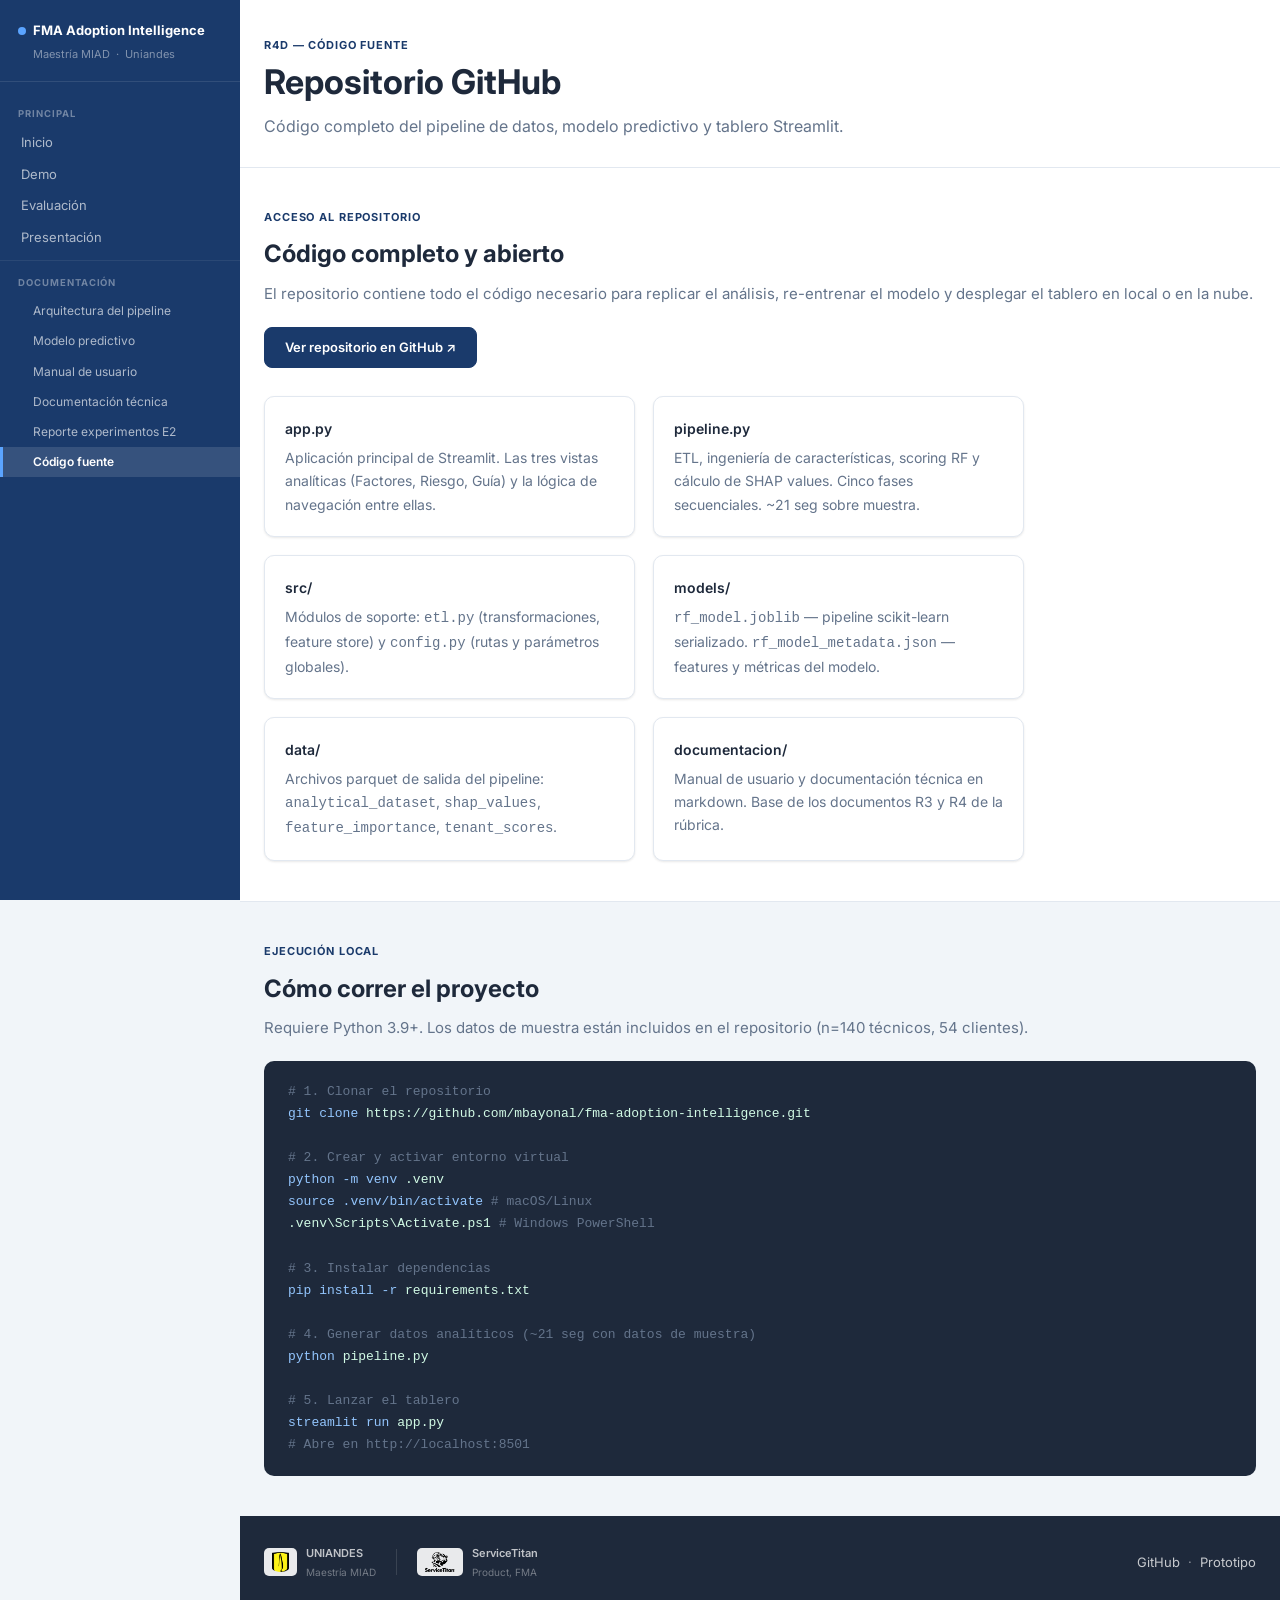
<file: doc-codigo.html>
<!DOCTYPE html>
<html lang="es">
<head>
  <meta charset="UTF-8">
  <meta name="viewport" content="width=device-width, initial-scale=1.0">
  <title>FMA Adoption Intelligence — Código fuente</title>
  <link rel="preconnect" href="https://fonts.googleapis.com">
  <link rel="preconnect" href="https://fonts.gstatic.com" crossorigin>
  <link href="https://fonts.googleapis.com/css2?family=Inter:wght@300;400;500;600;700&display=swap" rel="stylesheet">
  <link rel="stylesheet" href="style.css">
</head>
<body>

<div class="app-layout">

<!-- ── SIDEBAR ── -->
<aside class="site-sidebar">
  <div class="sidebar-brand">
    <div class="sidebar-brand-name"><span class="sidebar-brand-dot"></span>FMA Adoption Intelligence</div>
    <div class="sidebar-brand-sub">Maestría MIAD &nbsp;&middot;&nbsp; Uniandes</div>
  </div>
  <nav class="sidebar-nav">
    <div class="sidebar-group">
      <span class="sidebar-group-label">Principal</span>
      <a href="index.html" class="sidebar-link">Inicio</a>
      <a href="demo.html" class="sidebar-link">Demo</a>
      <a href="evaluacion.html" class="sidebar-link">Evaluación</a>
      <a href="presentacion.html" class="sidebar-link">Presentación</a>
    </div>
    <div class="sidebar-group">
      <span class="sidebar-group-label">Documentación</span>
      <a href="documentacion.html" class="sidebar-link sidebar-sub">Arquitectura del pipeline</a>
      <a href="doc-modelo.html" class="sidebar-link sidebar-sub">Modelo predictivo</a>
      <a href="doc-manual.html" class="sidebar-link sidebar-sub">Manual de usuario</a>
      <a href="doc-tecnica.html" class="sidebar-link sidebar-sub">Documentación técnica</a>
      <a href="doc-reporte.html" class="sidebar-link sidebar-sub">Reporte experimentos E2</a>
      <a href="doc-codigo.html" class="sidebar-link sidebar-sub active">Código fuente</a>
    </div>
  </nav>
</aside>

<!-- ── MAIN ── -->
<div class="site-main">

<div class="page-hero">
  <div class="wrap">
    <div class="sec-tag">R4d — Código fuente</div>
    <h1>Repositorio GitHub</h1>
    <p>Código completo del pipeline de datos, modelo predictivo y tablero Streamlit.</p>
  </div>
</div>

<section class="bg-white">
  <div class="wrap">
    <div class="sec-tag">Acceso al repositorio</div>
    <h2>Código completo y abierto</h2>
    <p class="sec-desc">El repositorio contiene todo el código necesario para replicar el análisis, re-entrenar el modelo y desplegar el tablero en local o en la nube.</p>
    <div style="margin-bottom:28px;">
      <a href="https://github.com/mbayonal/fma-adoption-intelligence" target="_blank" rel="noopener" class="btn btn-primary">
        Ver repositorio en GitHub &nearr;
      </a>
    </div>
    <div class="cards" style="max-width:760px;">
      <div class="card">
        <h3 style="font-size:14px;margin-bottom:6px;">app.py</h3>
        <p>Aplicación principal de Streamlit. Las tres vistas analíticas (Factores, Riesgo, Guía) y la lógica de navegación entre ellas.</p>
      </div>
      <div class="card">
        <h3 style="font-size:14px;margin-bottom:6px;">pipeline.py</h3>
        <p>ETL, ingeniería de características, scoring RF y cálculo de SHAP values. Cinco fases secuenciales. ~21 seg sobre muestra.</p>
      </div>
      <div class="card">
        <h3 style="font-size:14px;margin-bottom:6px;">src/</h3>
        <p>Módulos de soporte: <code>etl.py</code> (transformaciones, feature store) y <code>config.py</code> (rutas y parámetros globales).</p>
      </div>
      <div class="card">
        <h3 style="font-size:14px;margin-bottom:6px;">models/</h3>
        <p><code>rf_model.joblib</code> — pipeline scikit-learn serializado. <code>rf_model_metadata.json</code> — features y métricas del modelo.</p>
      </div>
      <div class="card">
        <h3 style="font-size:14px;margin-bottom:6px;">data/</h3>
        <p>Archivos parquet de salida del pipeline: <code>analytical_dataset</code>, <code>shap_values</code>, <code>feature_importance</code>, <code>tenant_scores</code>.</p>
      </div>
      <div class="card">
        <h3 style="font-size:14px;margin-bottom:6px;">documentacion/</h3>
        <p>Manual de usuario y documentación técnica en markdown. Base de los documentos R3 y R4 de la rúbrica.</p>
      </div>
    </div>
  </div>
</section>

<section>
  <div class="wrap">
    <div class="sec-tag">Ejecución local</div>
    <h2>Cómo correr el proyecto</h2>
    <p class="sec-desc">Requiere Python 3.9+. Los datos de muestra están incluidos en el repositorio (n=140 técnicos, 54 clientes).</p>
    <div class="code-block">
      <div><span class="comment"># 1. Clonar el repositorio</span></div>
      <div><span class="cmd">git clone</span> <span class="arg">https://github.com/mbayonal/fma-adoption-intelligence.git</span></div>
      <br>
      <div><span class="comment"># 2. Crear y activar entorno virtual</span></div>
      <div><span class="cmd">python -m venv</span> <span class="arg">.venv</span></div>
      <div><span class="cmd">source .venv/bin/activate</span> <span class="comment">  # macOS/Linux</span></div>
      <div><span class="arg">.venv\Scripts\Activate.ps1</span> <span class="comment">  # Windows PowerShell</span></div>
      <br>
      <div><span class="comment"># 3. Instalar dependencias</span></div>
      <div><span class="cmd">pip install -r</span> <span class="arg">requirements.txt</span></div>
      <br>
      <div><span class="comment"># 4. Generar datos analíticos (~21 seg con datos de muestra)</span></div>
      <div><span class="cmd">python</span> <span class="arg">pipeline.py</span></div>
      <br>
      <div><span class="comment"># 5. Lanzar el tablero</span></div>
      <div><span class="cmd">streamlit run</span> <span class="arg">app.py</span></div>
      <div><span class="comment"># Abre en http://localhost:8501</span></div>
    </div>
  </div>
</section>

<footer>
  <div class="footer-inner">
    <div class="inst-logos">
      <div class="inst-logo">
        <div class="inst-mark inst-mark-uniandes"><img src="assets/logo-uniandes.png" alt="Uniandes"></div>
        <div><div class="inst-name-w">UNIANDES</div><div class="inst-sub-w">Maestr&iacute;a MIAD</div></div>
      </div>
      <div class="inst-divider"></div>
      <div class="inst-logo">
        <div class="inst-mark inst-mark-st"><img src="assets/logo-servicetitan.png" alt="ServiceTitan"></div>
        <div><div class="inst-name-w">ServiceTitan</div><div class="inst-sub-w">Product, FMA</div></div>
      </div>
    </div>
    <div>
      <a href="https://github.com/mbayonal/fma-adoption-intelligence" target="_blank" rel="noopener">GitHub</a>
      &nbsp;&middot;&nbsp;
      <a href="https://fma-adoption-intelligence-4czccfxlxzkfdm6prmcns8.streamlit.app" target="_blank" rel="noopener">Prototipo</a>
    </div>
  </div>
</footer>

</div><!-- /.site-main -->
</div><!-- /.app-layout -->

</body>
</html>
</file>
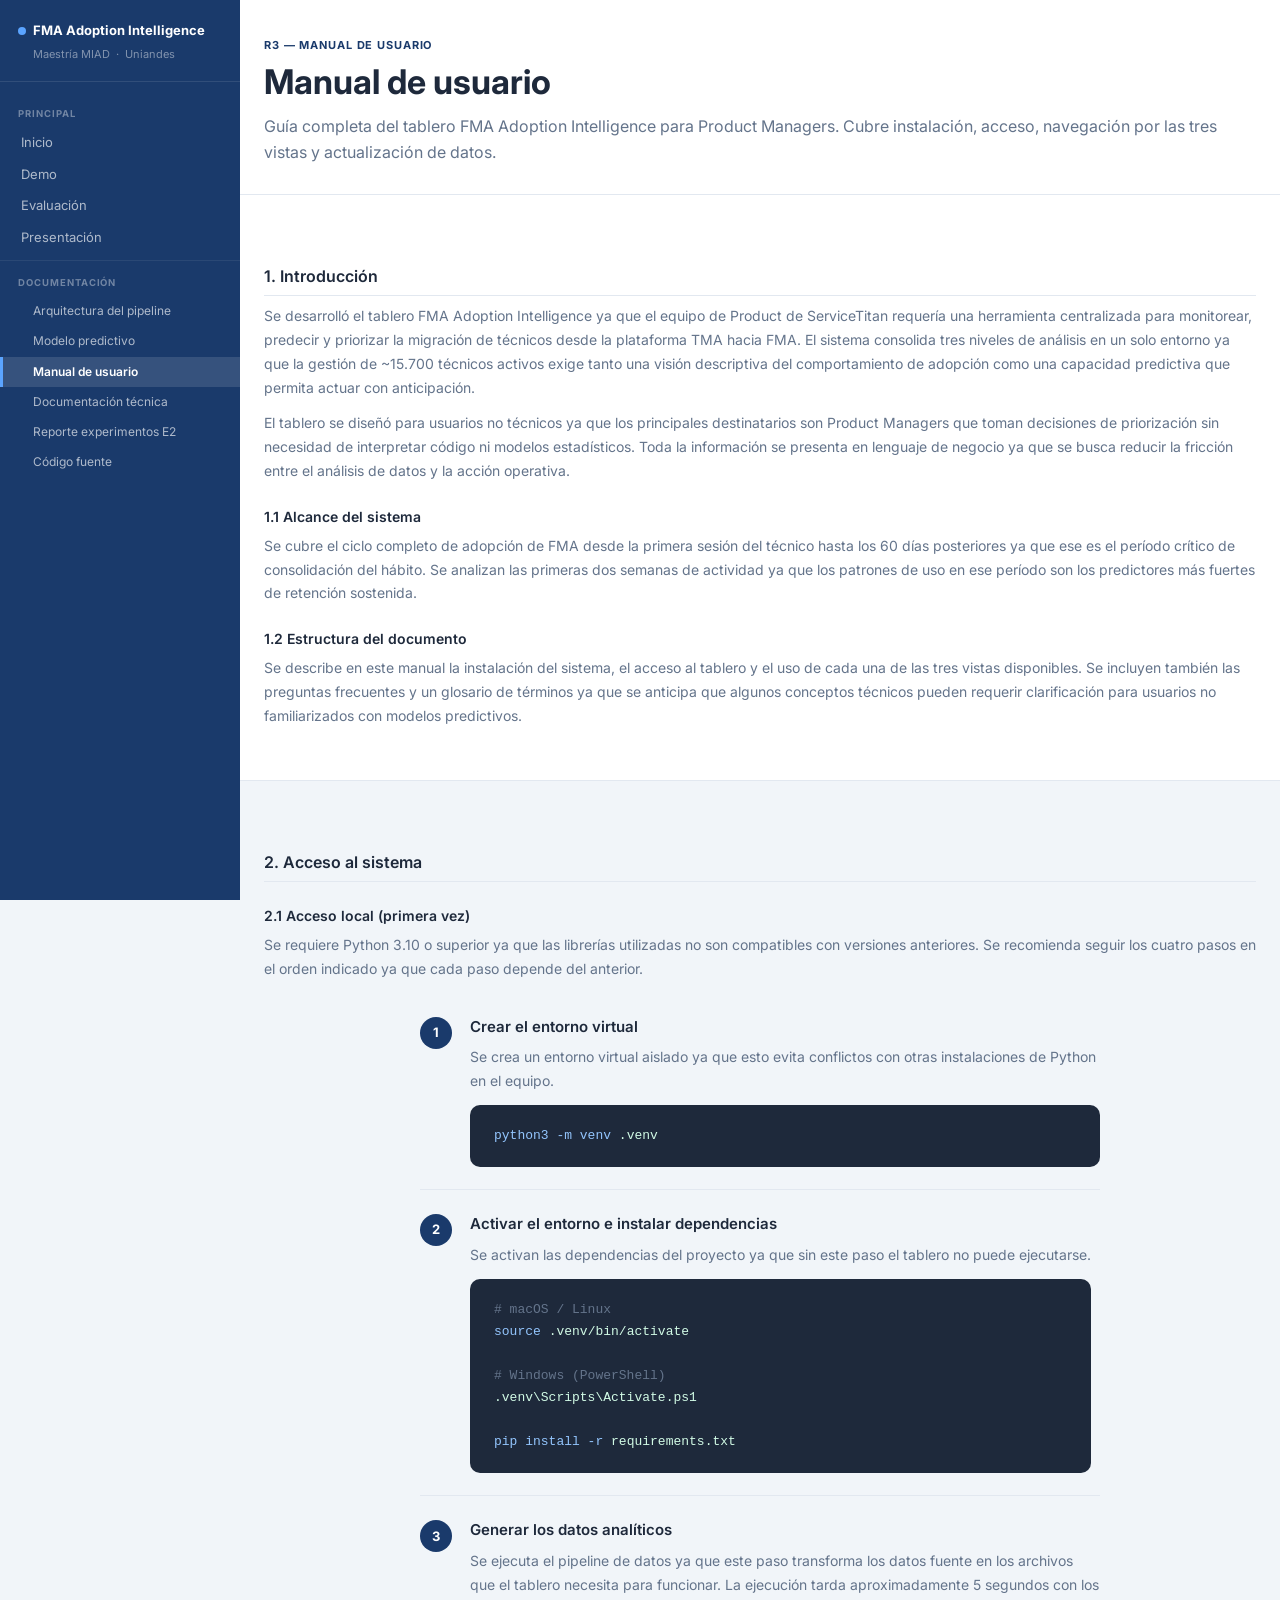
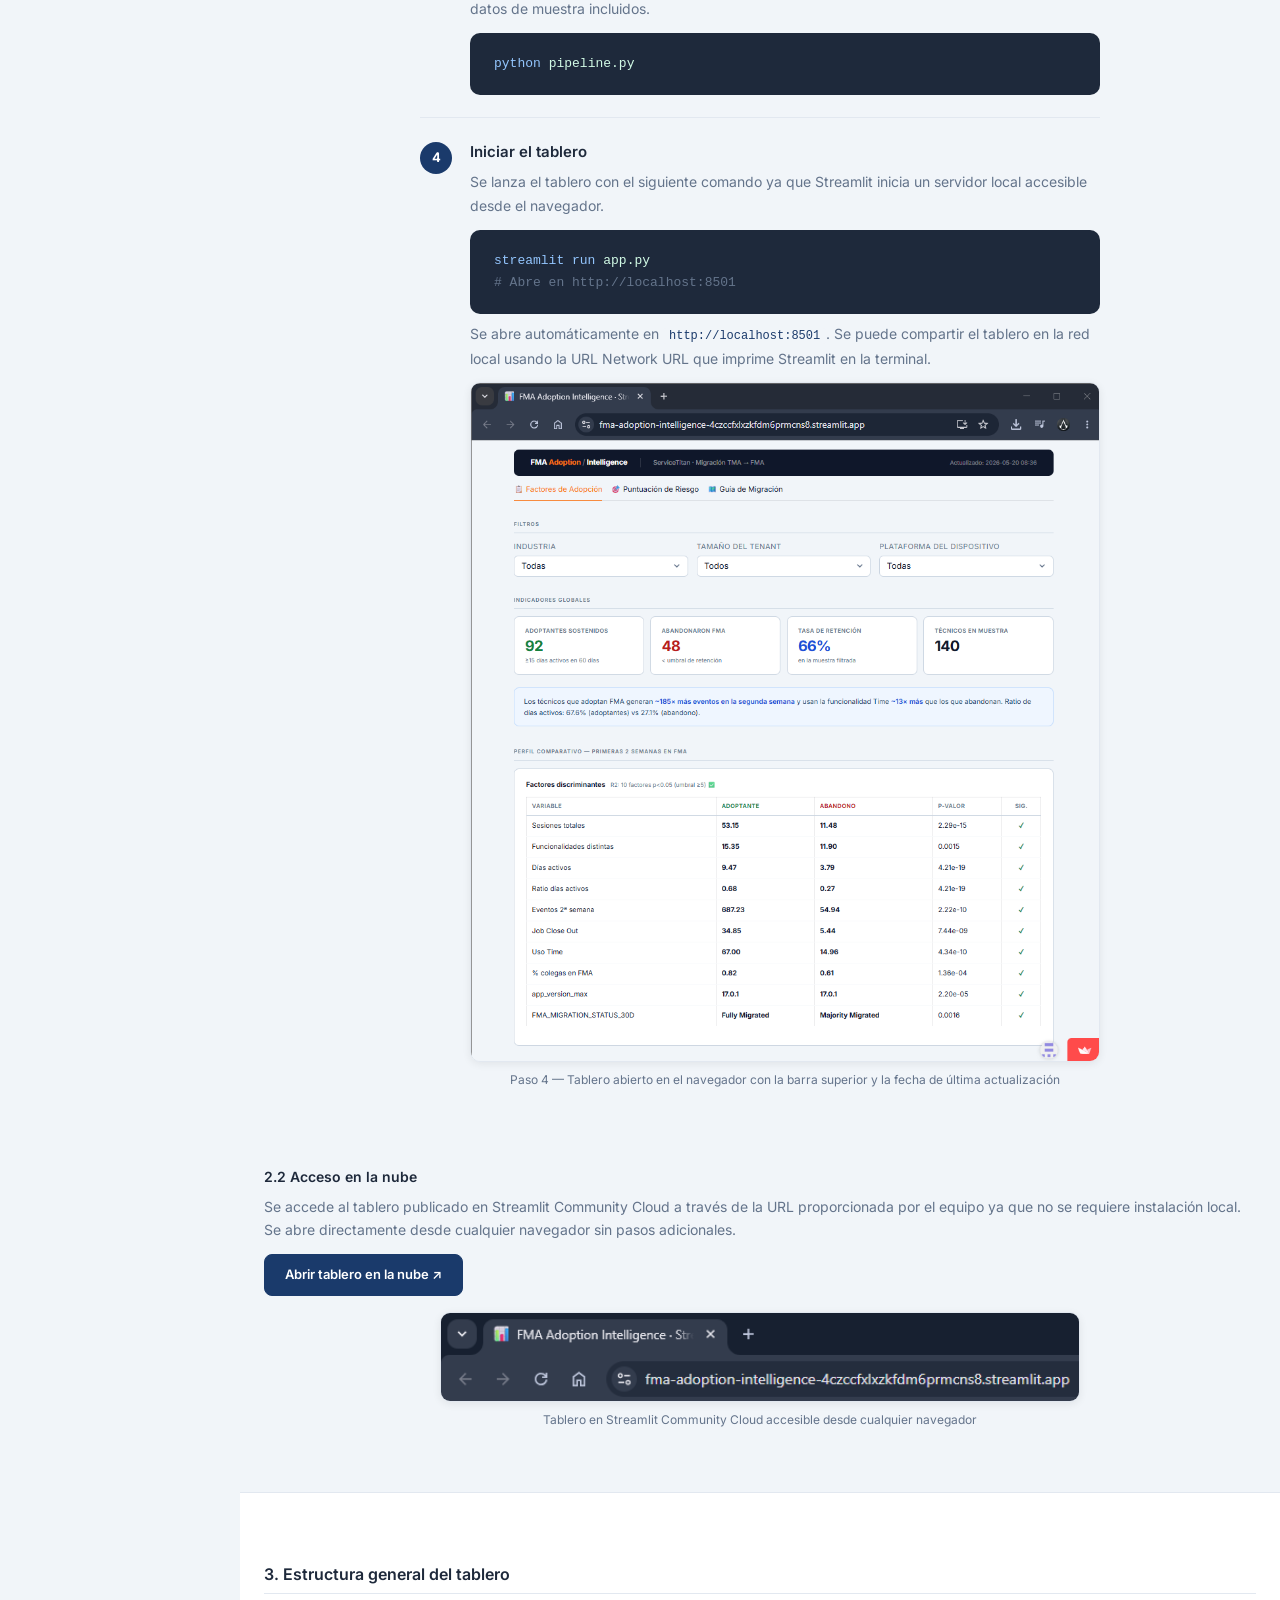
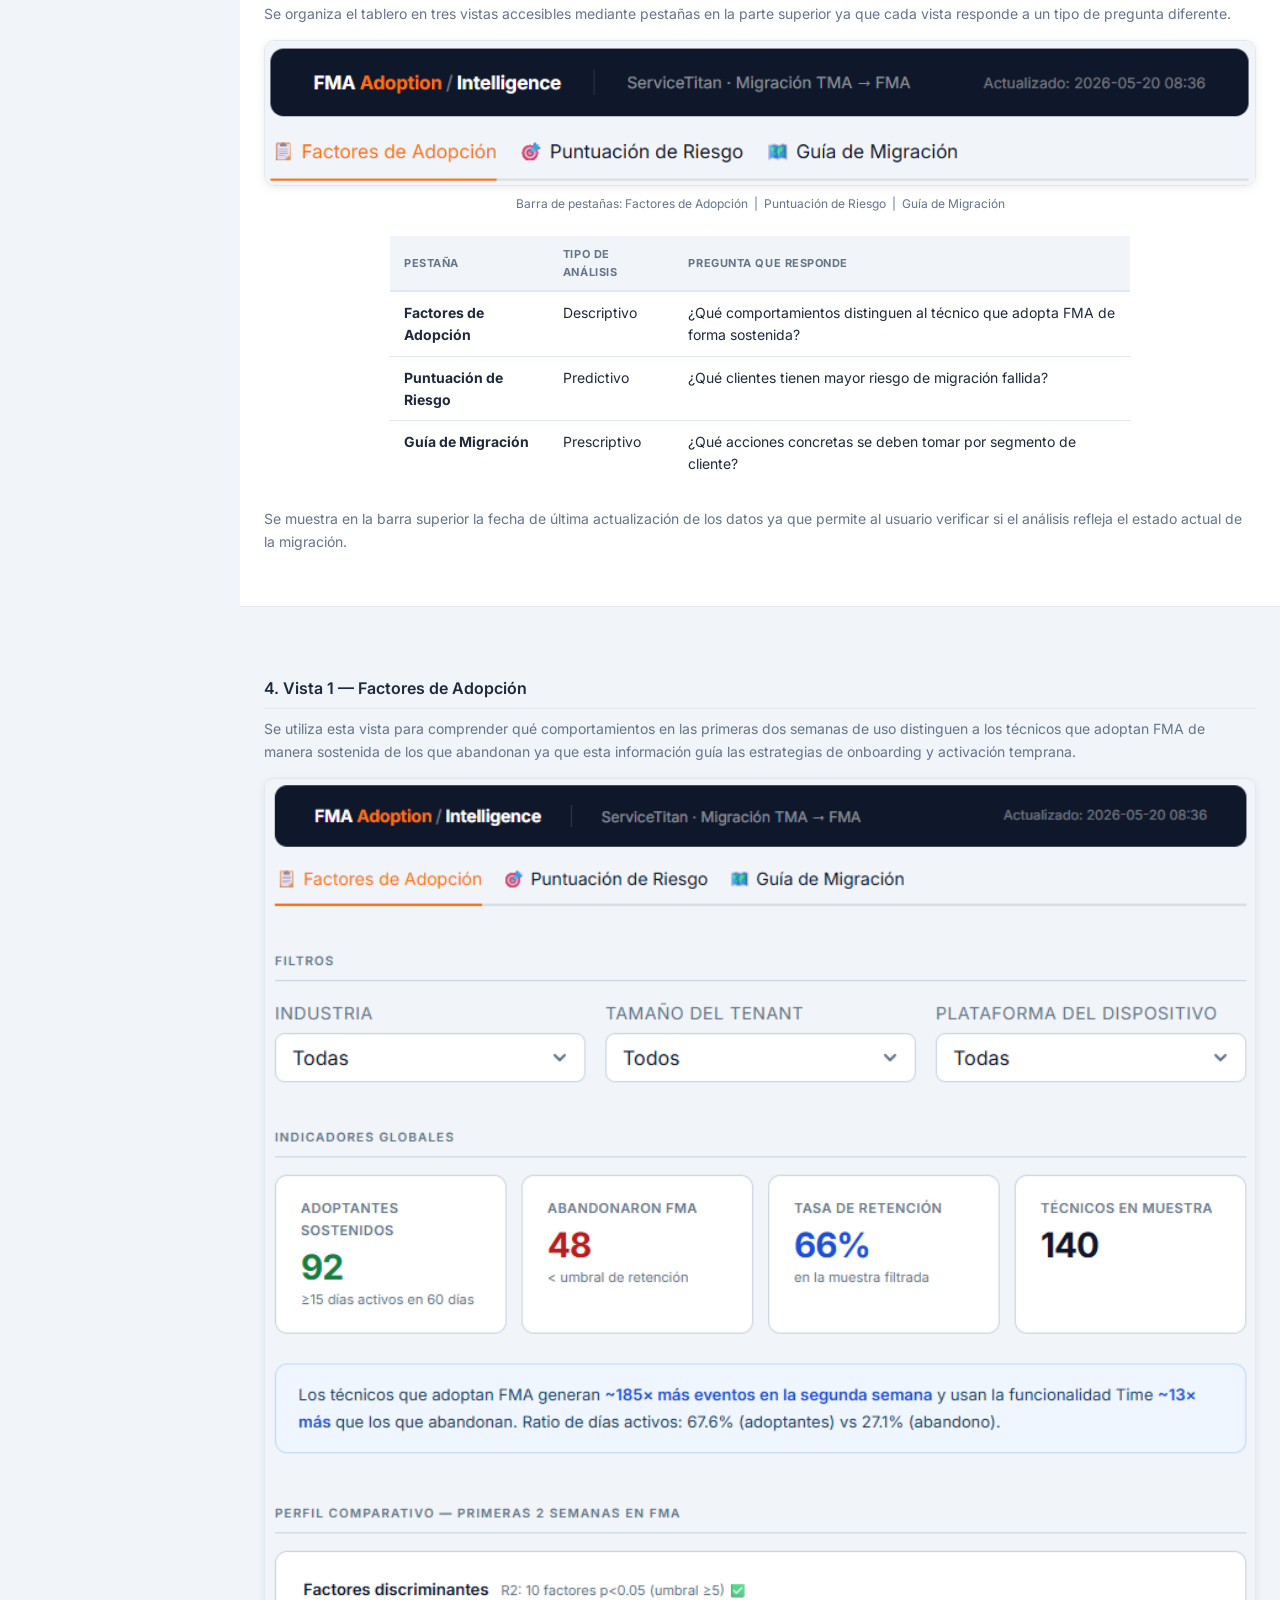
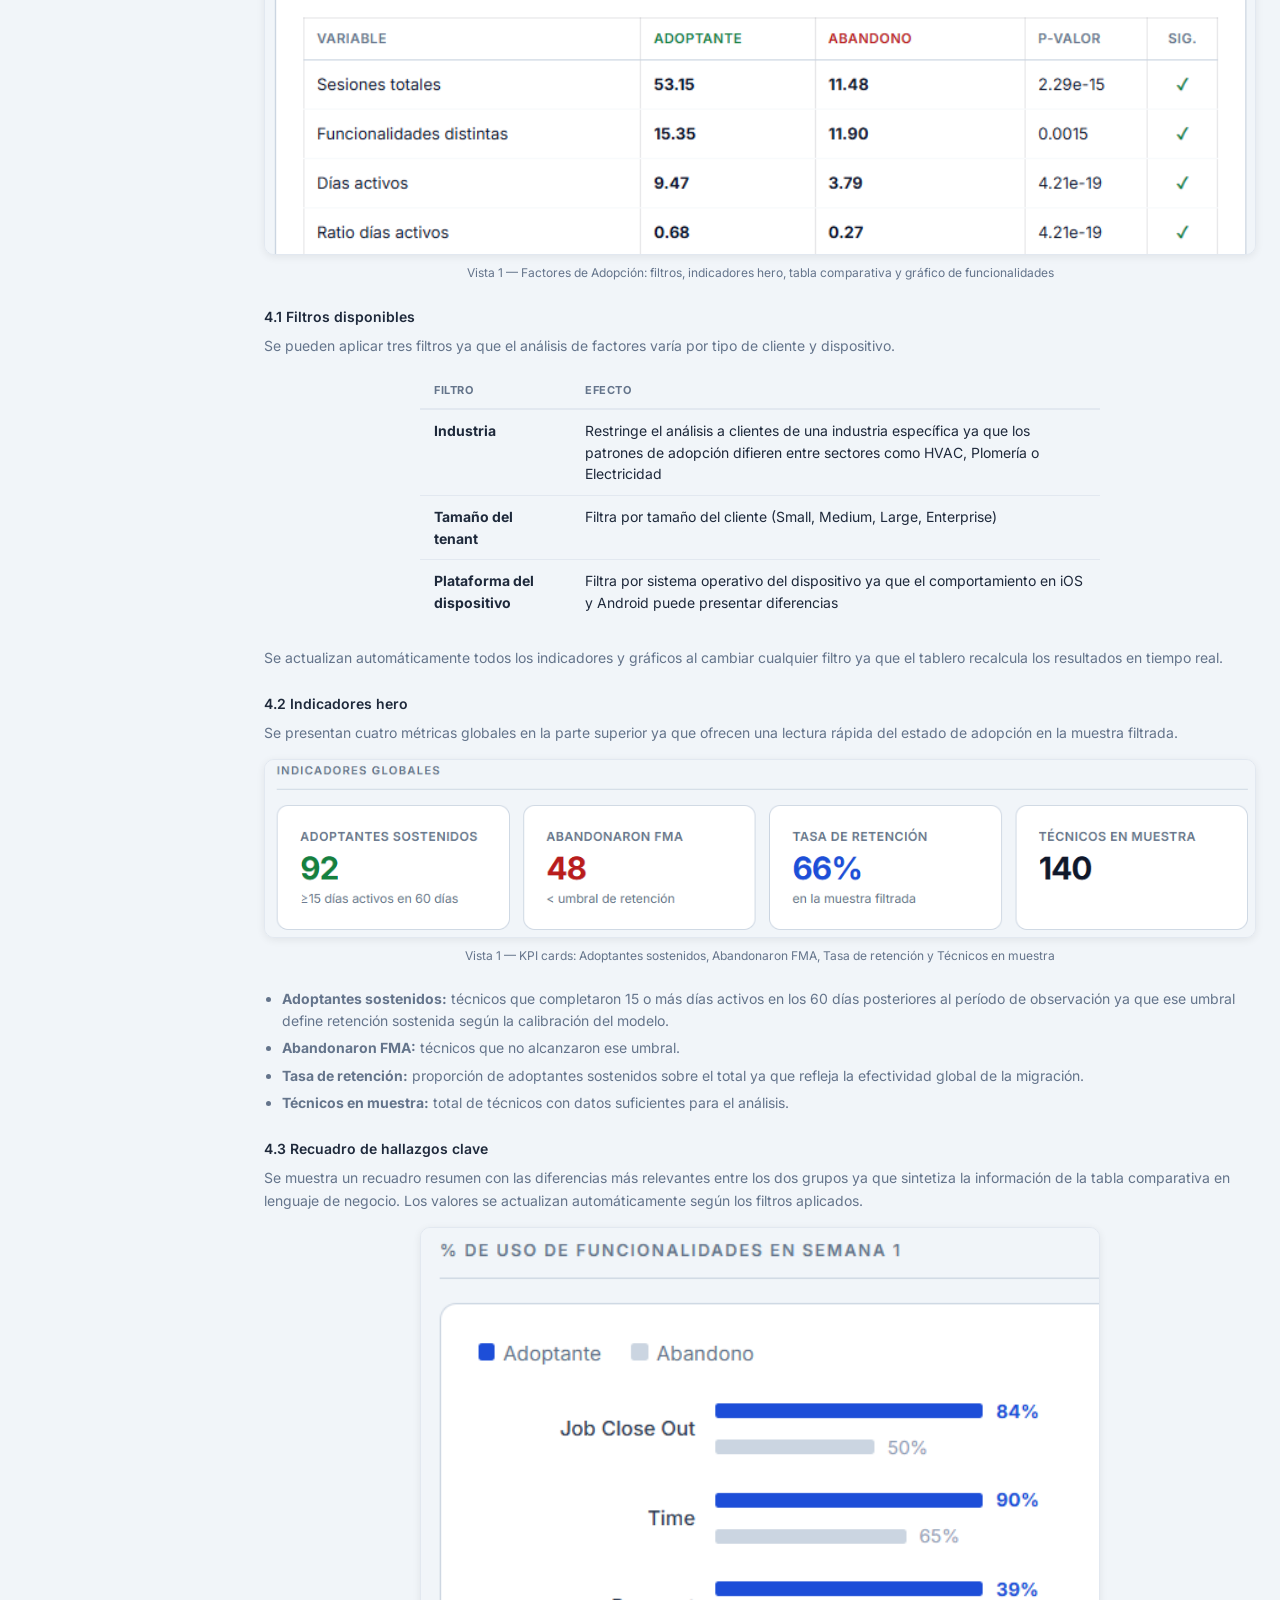
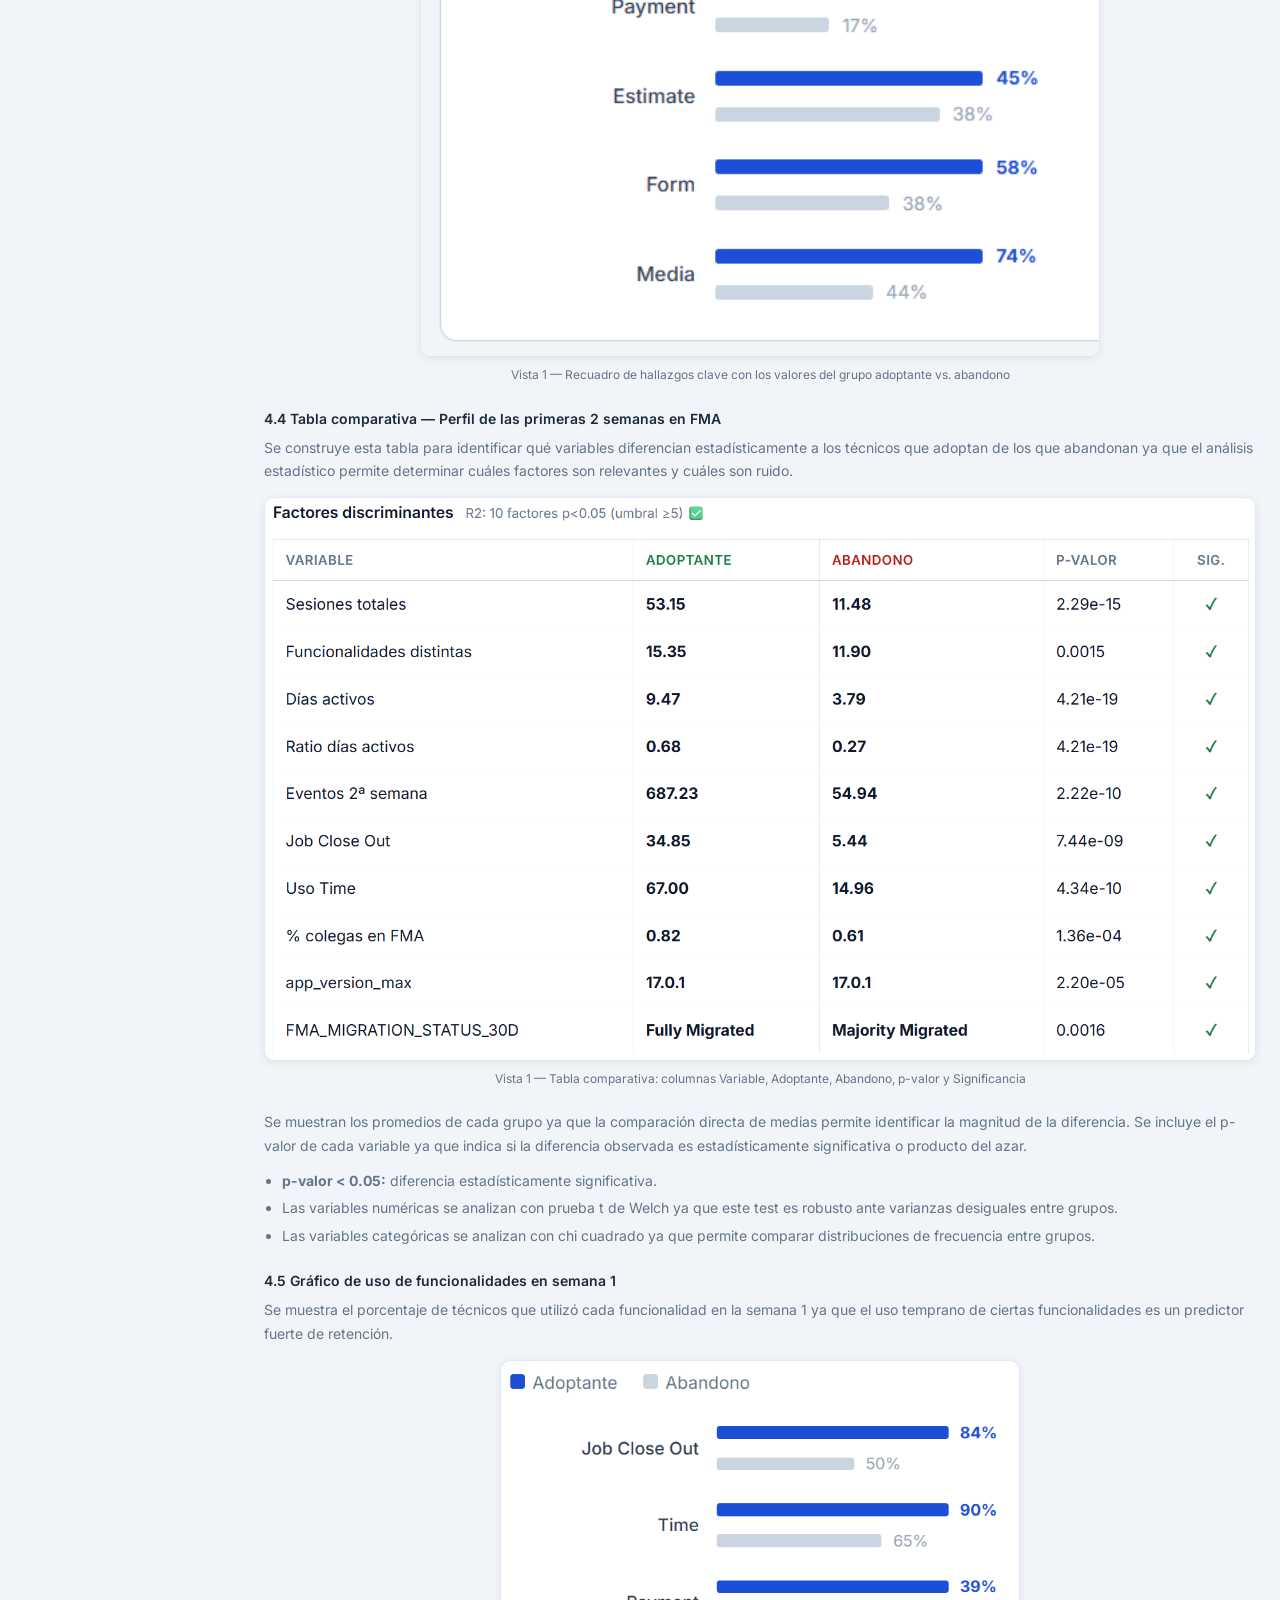
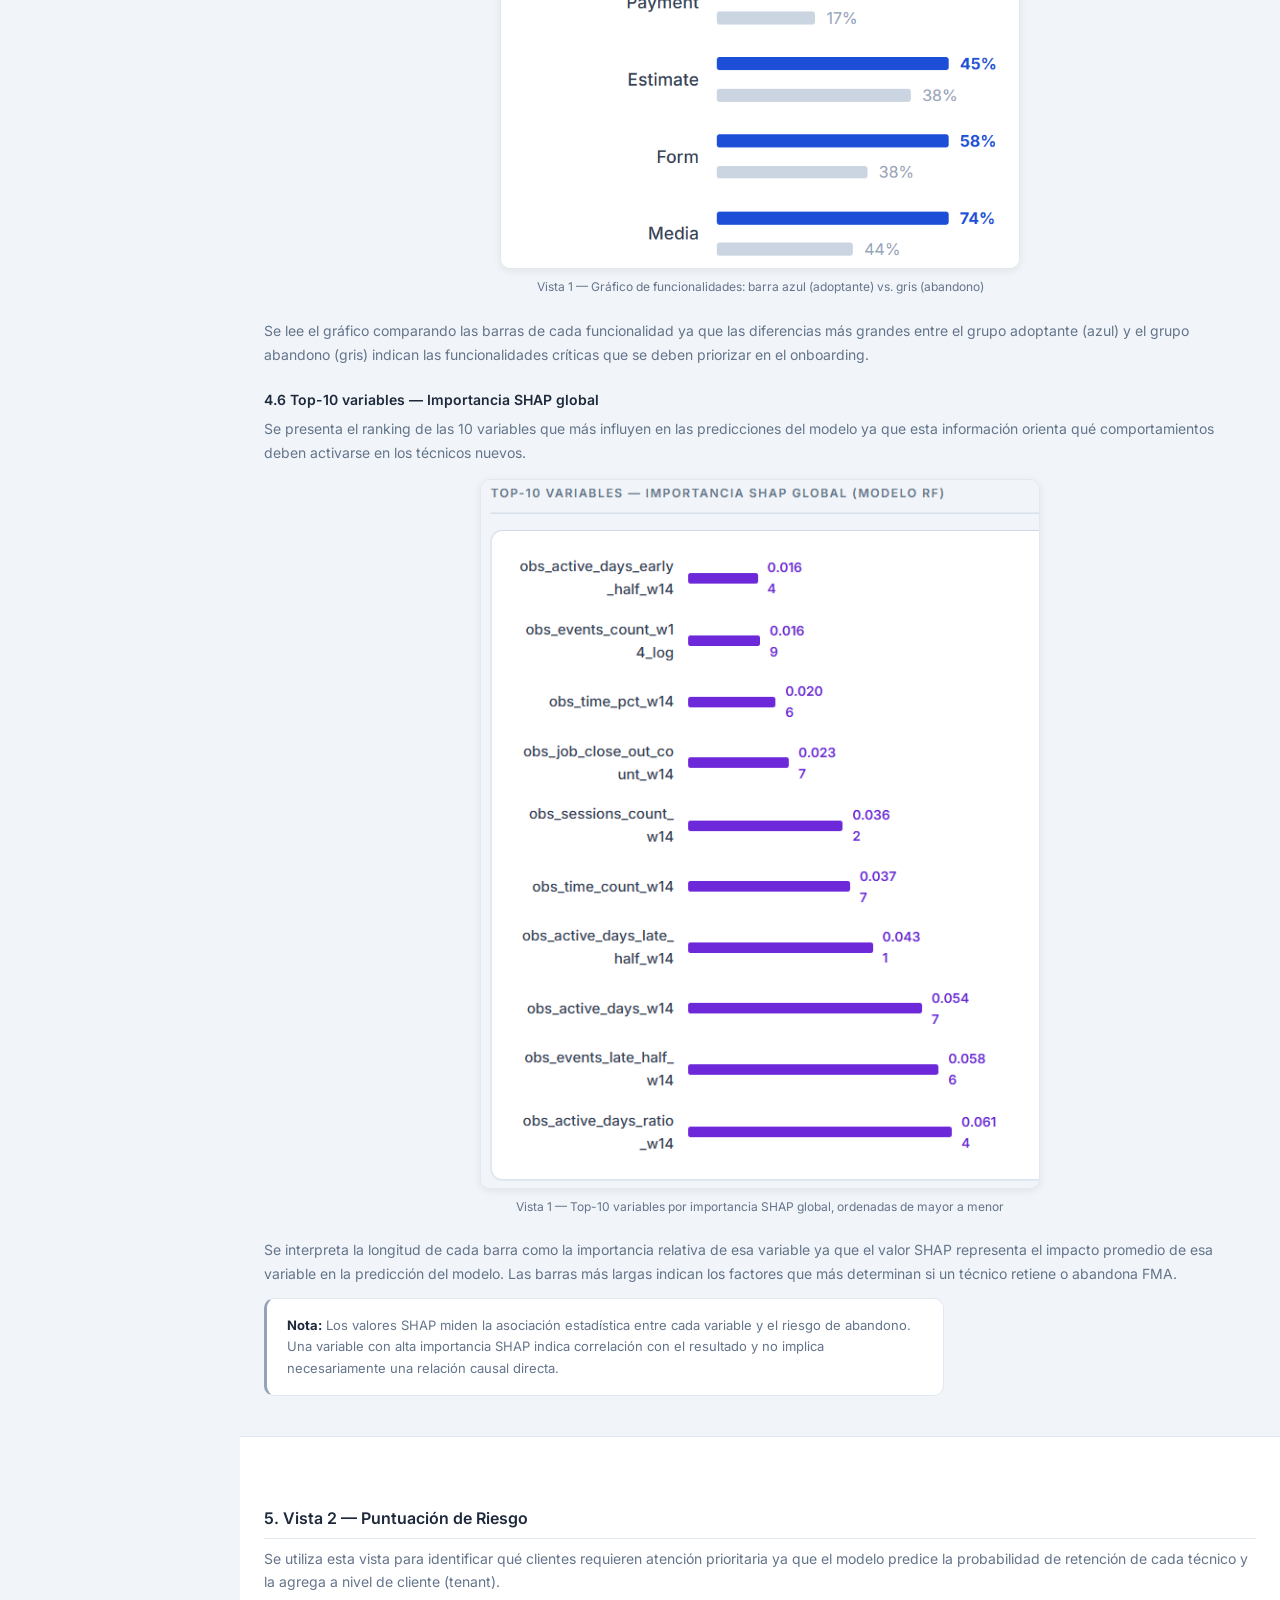
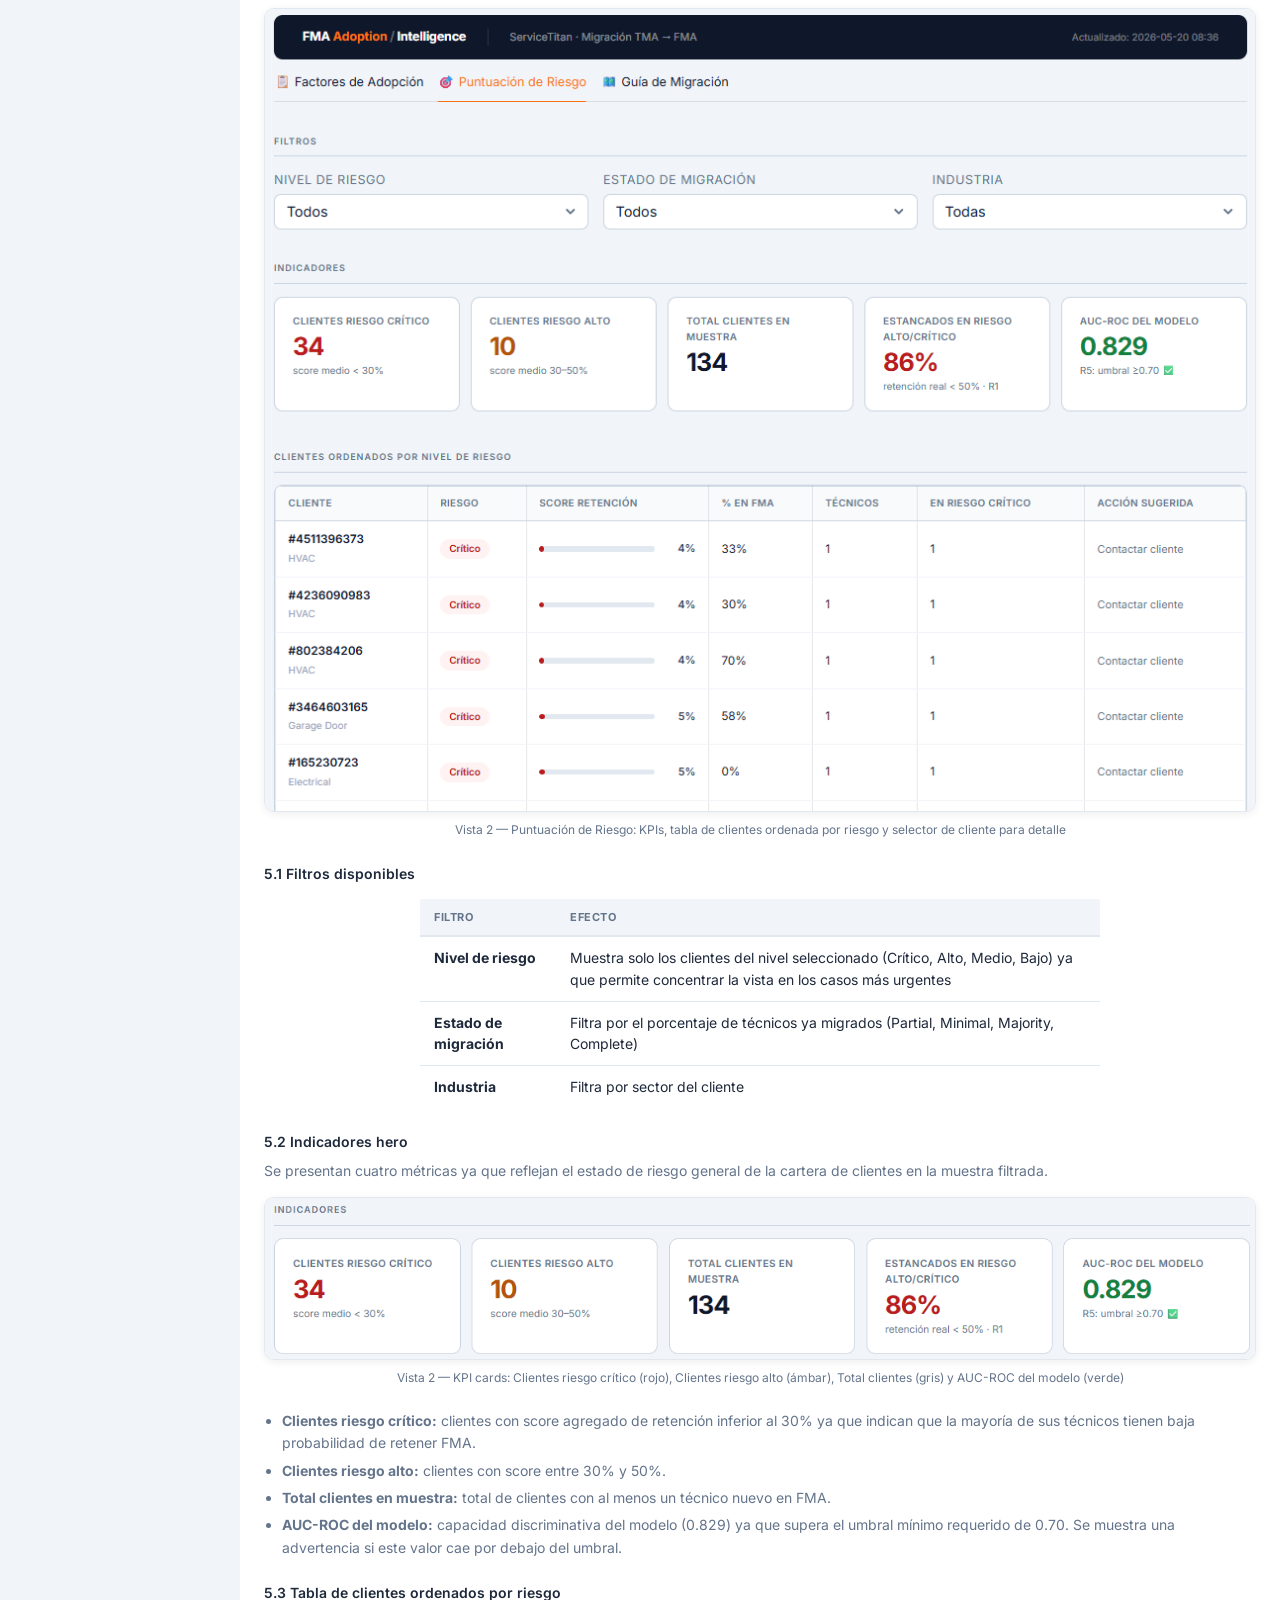
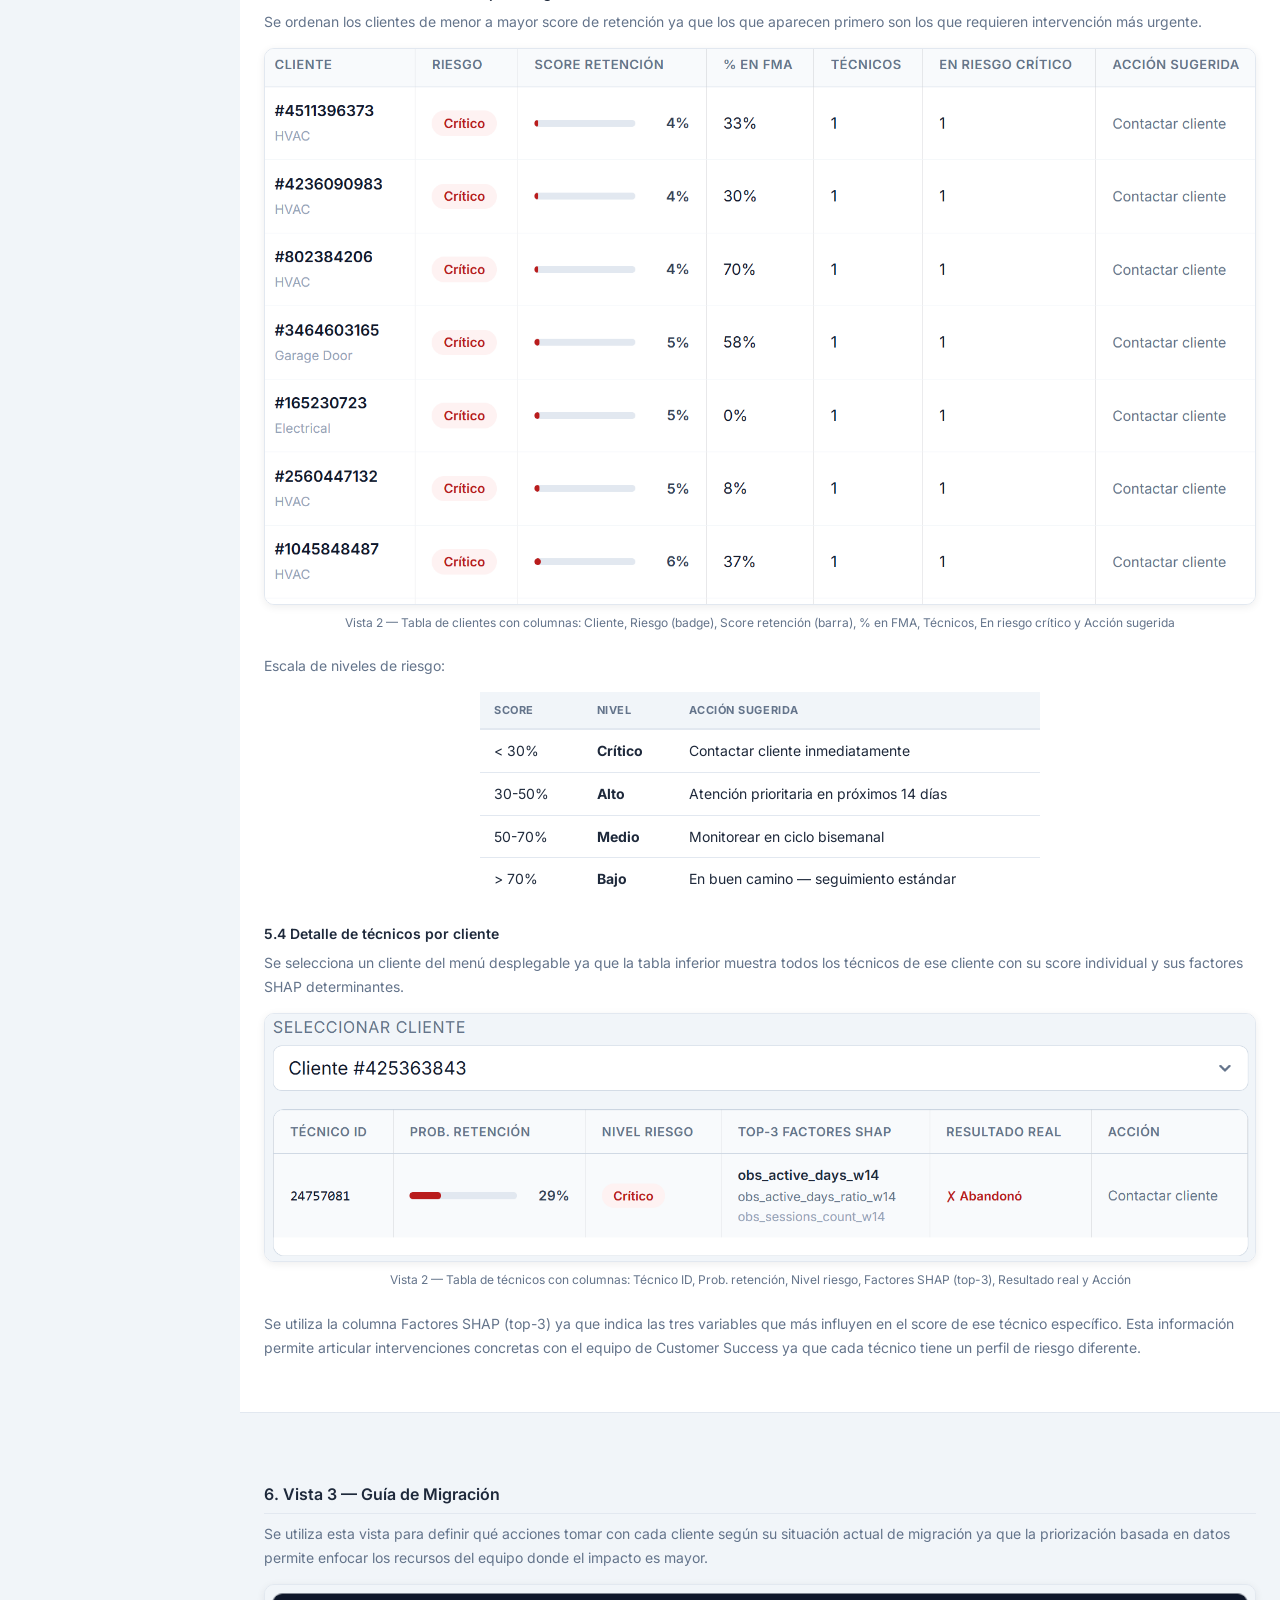
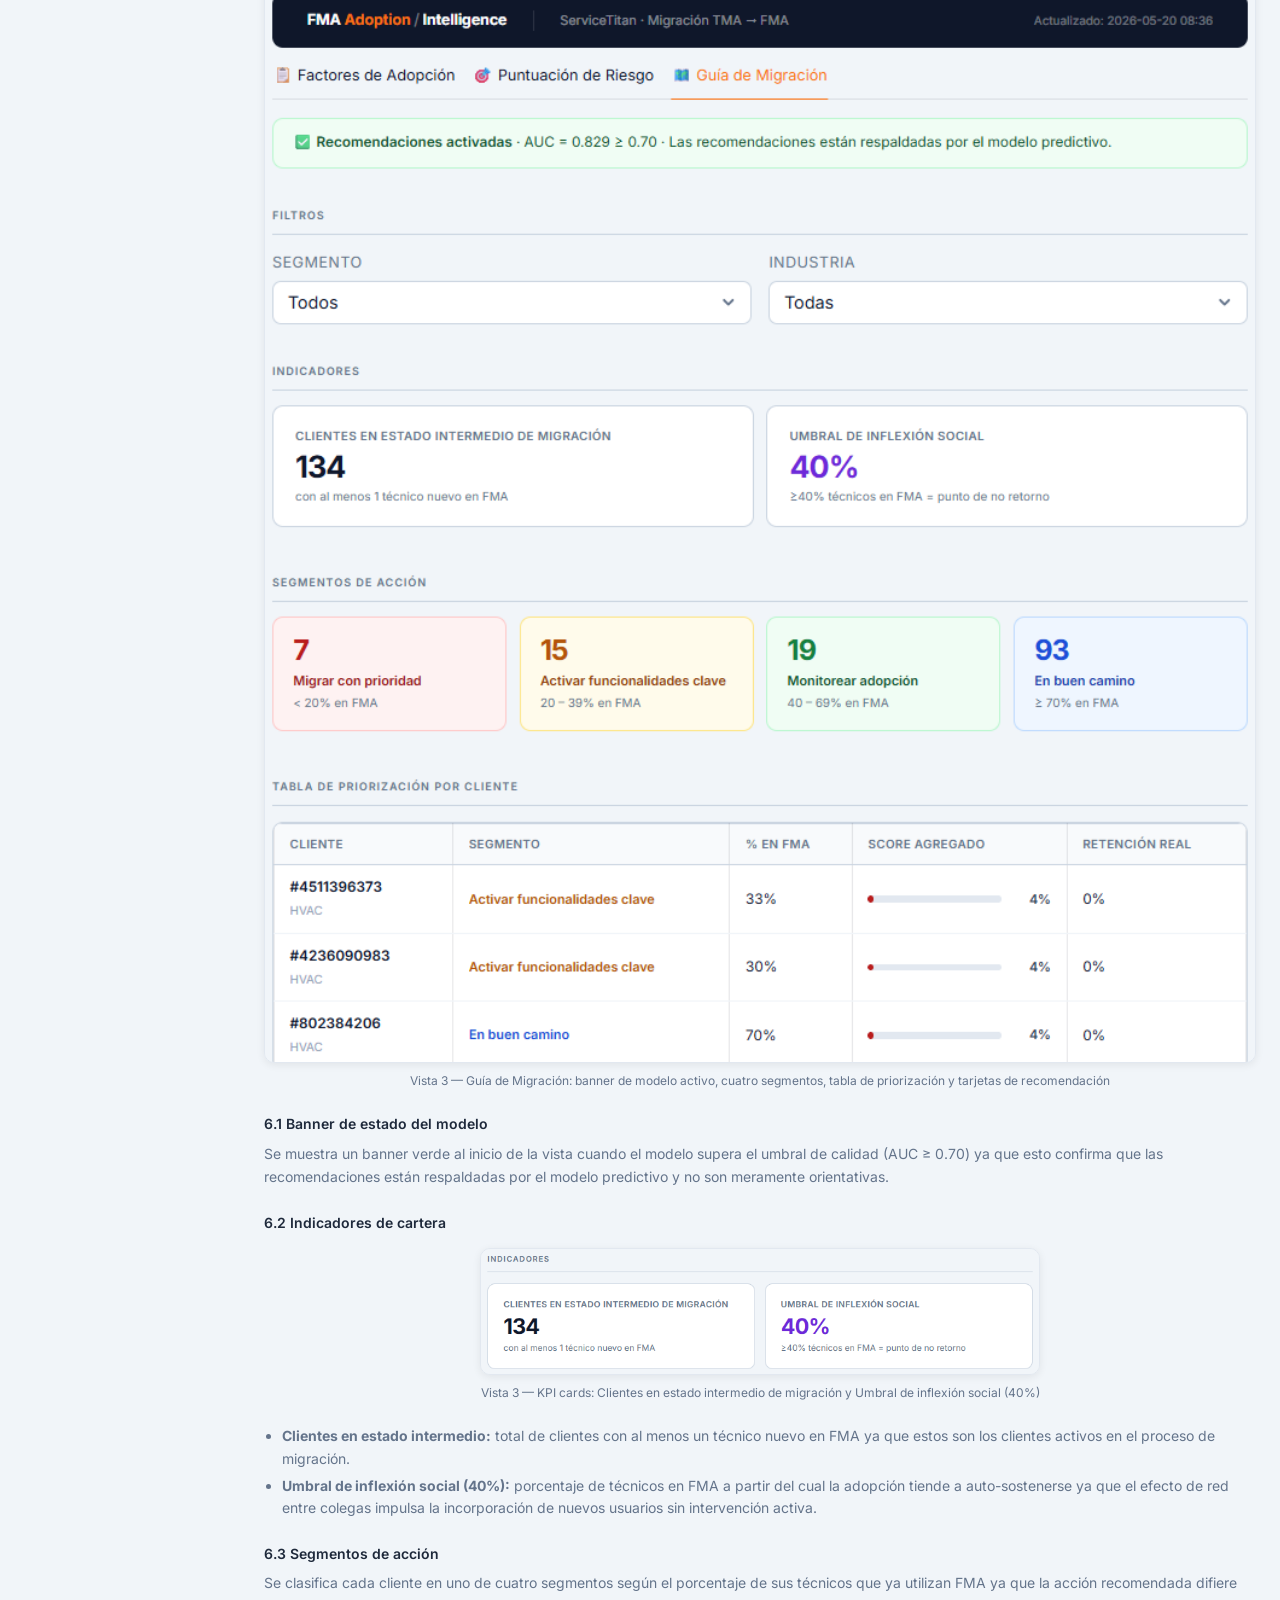
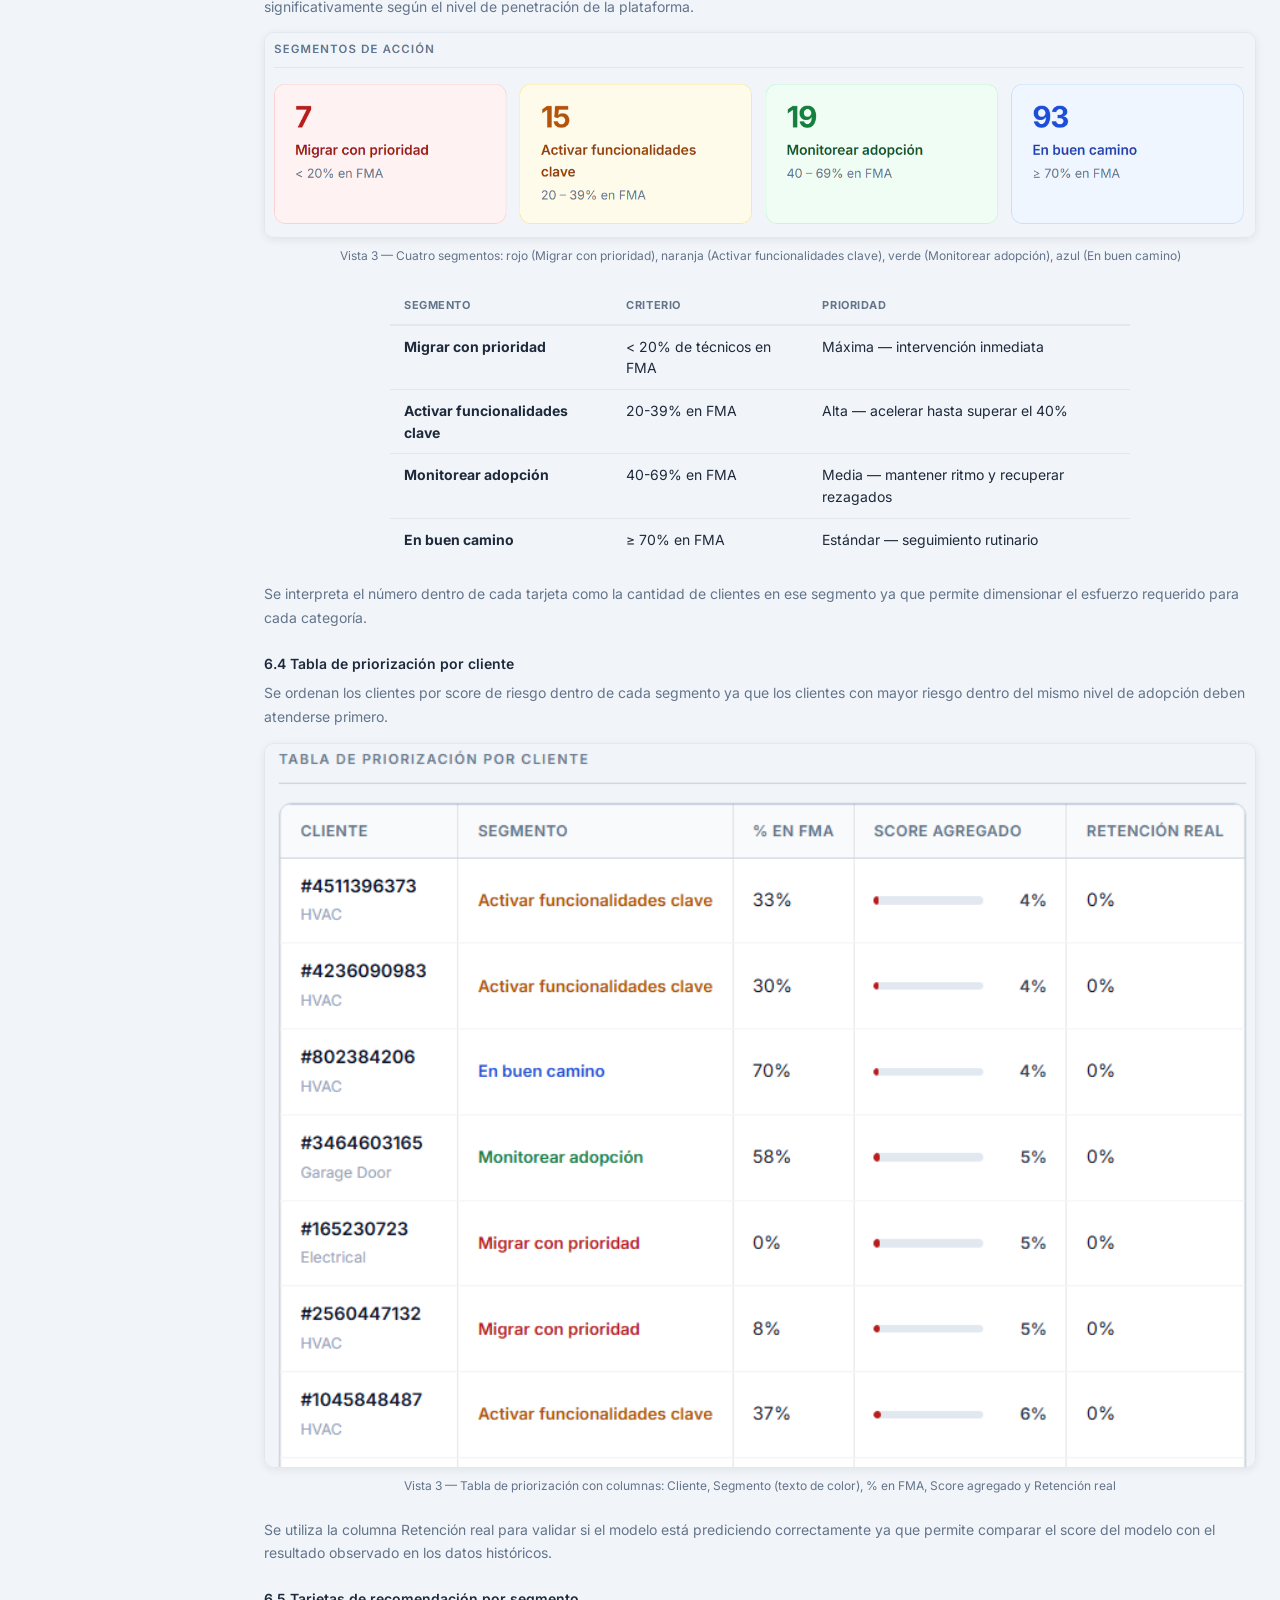
<file: doc-manual.html>
<!DOCTYPE html>
<html lang="es">
<head>
  <meta charset="UTF-8">
  <meta name="viewport" content="width=device-width, initial-scale=1.0">
  <title>FMA Adoption Intelligence — Manual de usuario</title>
  <link rel="preconnect" href="https://fonts.googleapis.com">
  <link rel="preconnect" href="https://fonts.gstatic.com" crossorigin>
  <link href="https://fonts.googleapis.com/css2?family=Inter:wght@300;400;500;600;700&display=swap" rel="stylesheet">
  <link rel="stylesheet" href="style.css">
</head>
<body>

<div class="app-layout">

<!-- ── SIDEBAR ── -->
<aside class="site-sidebar">
  <div class="sidebar-brand">
    <div class="sidebar-brand-name"><span class="sidebar-brand-dot"></span>FMA Adoption Intelligence</div>
    <div class="sidebar-brand-sub">Maestría MIAD &nbsp;&middot;&nbsp; Uniandes</div>
  </div>
  <nav class="sidebar-nav">
    <div class="sidebar-group">
      <span class="sidebar-group-label">Principal</span>
      <a href="index.html" class="sidebar-link">Inicio</a>
      <a href="demo.html" class="sidebar-link">Demo</a>
      <a href="evaluacion.html" class="sidebar-link">Evaluación</a>
      <a href="presentacion.html" class="sidebar-link">Presentación</a>
    </div>
    <div class="sidebar-group">
      <span class="sidebar-group-label">Documentación</span>
      <a href="documentacion.html" class="sidebar-link sidebar-sub">Arquitectura del pipeline</a>
      <a href="doc-modelo.html" class="sidebar-link sidebar-sub">Modelo predictivo</a>
      <a href="doc-manual.html" class="sidebar-link sidebar-sub active">Manual de usuario</a>
      <a href="doc-tecnica.html" class="sidebar-link sidebar-sub">Documentación técnica</a>
      <a href="doc-reporte.html" class="sidebar-link sidebar-sub">Reporte experimentos E2</a>
      <a href="doc-codigo.html" class="sidebar-link sidebar-sub">Código fuente</a>
    </div>
  </nav>
</aside>

<!-- ── MAIN ── -->
<div class="site-main">

<div class="page-hero">
  <div class="wrap">
    <div class="sec-tag">R3 — Manual de usuario</div>
    <h1>Manual de usuario</h1>
    <p>Guía completa del tablero FMA Adoption Intelligence para Product Managers. Cubre instalación, acceso, navegación por las tres vistas y actualización de datos.</p>
  </div>
</div>

<!-- 1. INTRODUCCIÓN -->
<section class="bg-white">
  <div class="wrap">
    <div class="doc-h3">1. Introducción</div>
    <p class="doc-p">Se desarrolló el tablero FMA Adoption Intelligence ya que el equipo de Product de ServiceTitan requería una herramienta centralizada para monitorear, predecir y priorizar la migración de técnicos desde la plataforma TMA hacia FMA. El sistema consolida tres niveles de análisis en un solo entorno ya que la gestión de ~15.700 técnicos activos exige tanto una visión descriptiva del comportamiento de adopción como una capacidad predictiva que permita actuar con anticipación.</p>
    <p class="doc-p">El tablero se diseñó para usuarios no técnicos ya que los principales destinatarios son Product Managers que toman decisiones de priorización sin necesidad de interpretar código ni modelos estadísticos. Toda la información se presenta en lenguaje de negocio ya que se busca reducir la fricción entre el análisis de datos y la acción operativa.</p>

    <div class="doc-h4">1.1 Alcance del sistema</div>
    <p class="doc-p">Se cubre el ciclo completo de adopción de FMA desde la primera sesión del técnico hasta los 60 días posteriores ya que ese es el período crítico de consolidación del hábito. Se analizan las primeras dos semanas de actividad ya que los patrones de uso en ese período son los predictores más fuertes de retención sostenida.</p>

    <div class="doc-h4">1.2 Estructura del documento</div>
    <p class="doc-p">Se describe en este manual la instalación del sistema, el acceso al tablero y el uso de cada una de las tres vistas disponibles. Se incluyen también las preguntas frecuentes y un glosario de términos ya que se anticipa que algunos conceptos técnicos pueden requerir clarificación para usuarios no familiarizados con modelos predictivos.</p>
  </div>
</section>

<!-- 2. ACCESO -->
<section>
  <div class="wrap">
    <div class="doc-h3">2. Acceso al sistema</div>

    <div class="doc-h4">2.1 Acceso local (primera vez)</div>
    <p class="doc-p">Se requiere Python 3.10 o superior ya que las librerías utilizadas no son compatibles con versiones anteriores. Se recomienda seguir los cuatro pasos en el orden indicado ya que cada paso depende del anterior.</p>

    <div class="steps" style="max-width:680px;">
      <div class="step">
        <div class="step-num">1</div>
        <div>
          <div class="step-title">Crear el entorno virtual</div>
          <p class="doc-p" style="margin-top:6px;">Se crea un entorno virtual aislado ya que esto evita conflictos con otras instalaciones de Python en el equipo.</p>
          <div class="code-block" style="margin-top:10px;">
            <div><span class="cmd">python3 -m venv</span> <span class="arg">.venv</span></div>
          </div>
        </div>
      </div>

      <div class="step">
        <div class="step-num">2</div>
        <div>
          <div class="step-title">Activar el entorno e instalar dependencias</div>
          <p class="doc-p" style="margin-top:6px;">Se activan las dependencias del proyecto ya que sin este paso el tablero no puede ejecutarse.</p>
          <div class="code-block" style="margin-top:10px;">
            <div><span class="comment"># macOS / Linux</span></div>
            <div><span class="cmd">source</span> <span class="arg">.venv/bin/activate</span></div>
            <br>
            <div><span class="comment"># Windows (PowerShell)</span></div>
            <div><span class="arg">.venv\Scripts\Activate.ps1</span></div>
            <br>
            <div><span class="cmd">pip install -r</span> <span class="arg">requirements.txt</span></div>
          </div>
        </div>
      </div>

      <div class="step">
        <div class="step-num">3</div>
        <div>
          <div class="step-title">Generar los datos analíticos</div>
          <p class="doc-p" style="margin-top:6px;">Se ejecuta el pipeline de datos ya que este paso transforma los datos fuente en los archivos que el tablero necesita para funcionar. La ejecución tarda aproximadamente 5 segundos con los datos de muestra incluidos.</p>
          <div class="code-block" style="margin-top:10px;">
            <div><span class="cmd">python</span> <span class="arg">pipeline.py</span></div>
          </div>
        </div>
      </div>

      <div class="step">
        <div class="step-num">4</div>
        <div>
          <div class="step-title">Iniciar el tablero</div>
          <p class="doc-p" style="margin-top:6px;">Se lanza el tablero con el siguiente comando ya que Streamlit inicia un servidor local accesible desde el navegador.</p>
          <div class="code-block" style="margin-top:10px;">
            <div><span class="cmd">streamlit run</span> <span class="arg">app.py</span></div>
            <div><span class="comment"># Abre en http://localhost:8501</span></div>
          </div>
          <p class="doc-p" style="margin-top:8px;">Se abre automáticamente en <code class="doc-inline-code">http://localhost:8501</code>. Se puede compartir el tablero en la red local usando la URL Network URL que imprime Streamlit en la terminal.</p>
          <figure class="sc-fig sc-missing" style="margin-top:12px;">
            <img src="assets/screenshots/manual-tablero-browser.png"
                 alt="Tablero recién abierto en el navegador con la barra superior visible"
                 onload="this.closest('figure').classList.remove('sc-missing')"
                 onerror="this.closest('figure').classList.add('sc-missing')">
            <figcaption>Paso 4 — Tablero abierto en el navegador con la barra superior y la fecha de última actualización</figcaption>
            <div class="img-ph">
              <div class="img-ph-icon">&#128247;</div>
              <div class="img-ph-body">
                <div class="img-ph-label">Captura pendiente — Paso 4</div>
                <div class="img-ph-desc">Tablero recién abierto en el navegador, mostrando la barra superior con el nombre del proyecto y la fecha de última actualización</div>
              </div>
            </div>
          </figure>
        </div>
      </div>
    </div>

    <div class="doc-h4" style="margin-top:32px;">2.2 Acceso en la nube</div>
    <p class="doc-p">Se accede al tablero publicado en Streamlit Community Cloud a través de la URL proporcionada por el equipo ya que no se requiere instalación local. Se abre directamente desde cualquier navegador sin pasos adicionales.</p>
    <div style="margin-bottom:16px;"><a href="https://fma-adoption-intelligence-4czccfxlxzkfdm6prmcns8.streamlit.app" target="_blank" rel="noopener" class="btn btn-primary">Abrir tablero en la nube &nearr;</a></div>
    <figure class="sc-fig sc-missing" style="max-width:640px;">
      <img src="assets/screenshots/manual-cloud-url.png"
           alt="URL del tablero en la barra de direcciones del navegador"
           onload="this.closest('figure').classList.remove('sc-missing')"
           onerror="this.closest('figure').classList.add('sc-missing')">
      <figcaption>Tablero en Streamlit Community Cloud accesible desde cualquier navegador</figcaption>
      <div class="img-ph">
        <div class="img-ph-icon">&#128247;</div>
        <div class="img-ph-body">
          <div class="img-ph-label">Captura pendiente — Acceso en la nube</div>
          <div class="img-ph-desc">Captura de la URL en la barra de direcciones del navegador</div>
        </div>
      </div>
    </figure>
  </div>
</section>

<!-- 3. ESTRUCTURA -->
<section class="bg-white">
  <div class="wrap">
    <div class="doc-h3">3. Estructura general del tablero</div>
    <p class="doc-p">Se organiza el tablero en tres vistas accesibles mediante pestañas en la parte superior ya que cada vista responde a un tipo de pregunta diferente.</p>
    <figure class="sc-fig sc-missing">
      <img src="assets/screenshots/manual-pestanas.png"
           alt="Barra de pestañas con las tres vistas del tablero"
           onload="this.closest('figure').classList.remove('sc-missing')"
           onerror="this.closest('figure').classList.add('sc-missing')">
      <figcaption>Barra de pestañas: Factores de Adopción &nbsp;|&nbsp; Puntuación de Riesgo &nbsp;|&nbsp; Guía de Migración</figcaption>
      <div class="img-ph">
        <div class="img-ph-icon">&#128247;</div>
        <div class="img-ph-body">
          <div class="img-ph-label">Captura pendiente — Pestañas del tablero</div>
          <div class="img-ph-desc">Barra de pestañas mostrando las tres vistas: Factores de Adopción | Puntuación de Riesgo | Guía de Migración</div>
        </div>
      </div>
    </figure>
    <table class="doc-table" style="max-width:740px;">
      <thead><tr><th>Pestaña</th><th>Tipo de análisis</th><th>Pregunta que responde</th></tr></thead>
      <tbody>
        <tr><td><strong>Factores de Adopción</strong></td><td>Descriptivo</td><td>¿Qué comportamientos distinguen al técnico que adopta FMA de forma sostenida?</td></tr>
        <tr><td><strong>Puntuación de Riesgo</strong></td><td>Predictivo</td><td>¿Qué clientes tienen mayor riesgo de migración fallida?</td></tr>
        <tr><td><strong>Guía de Migración</strong></td><td>Prescriptivo</td><td>¿Qué acciones concretas se deben tomar por segmento de cliente?</td></tr>
      </tbody>
    </table>
    <p class="doc-p">Se muestra en la barra superior la fecha de última actualización de los datos ya que permite al usuario verificar si el análisis refleja el estado actual de la migración.</p>
  </div>
</section>

<!-- 4. VISTA 1 -->
<section>
  <div class="wrap">
    <div class="doc-h3">4. Vista 1 — Factores de Adopción</div>
    <p class="doc-p">Se utiliza esta vista para comprender qué comportamientos en las primeras dos semanas de uso distinguen a los técnicos que adoptan FMA de manera sostenida de los que abandonan ya que esta información guía las estrategias de onboarding y activación temprana.</p>
    <figure class="sc-fig sc-missing">
      <img src="assets/screenshots/manual-v1-completa.png"
           alt="Vista 1 completa con filtros, KPIs, tabla comparativa y gráfico de funcionalidades"
           onload="this.closest('figure').classList.remove('sc-missing')"
           onerror="this.closest('figure').classList.add('sc-missing')">
      <figcaption>Vista 1 — Factores de Adopción: filtros, indicadores hero, tabla comparativa y gráfico de funcionalidades</figcaption>
      <div class="img-ph">
        <div class="img-ph-icon">&#128247;</div>
        <div class="img-ph-body">
          <div class="img-ph-label">Captura pendiente — Vista 1 completa</div>
          <div class="img-ph-desc">Captura completa de Vista 1 con filtros, indicadores hero, tabla comparativa y gráfico de funcionalidades visibles</div>
        </div>
      </div>
    </figure>

    <div class="doc-h4">4.1 Filtros disponibles</div>
    <p class="doc-p">Se pueden aplicar tres filtros ya que el análisis de factores varía por tipo de cliente y dispositivo.</p>
    <table class="doc-table" style="max-width:680px;">
      <thead><tr><th>Filtro</th><th>Efecto</th></tr></thead>
      <tbody>
        <tr><td><strong>Industria</strong></td><td>Restringe el análisis a clientes de una industria específica ya que los patrones de adopción difieren entre sectores como HVAC, Plomería o Electricidad</td></tr>
        <tr><td><strong>Tamaño del tenant</strong></td><td>Filtra por tamaño del cliente (Small, Medium, Large, Enterprise)</td></tr>
        <tr><td><strong>Plataforma del dispositivo</strong></td><td>Filtra por sistema operativo del dispositivo ya que el comportamiento en iOS y Android puede presentar diferencias</td></tr>
      </tbody>
    </table>
    <p class="doc-p">Se actualizan automáticamente todos los indicadores y gráficos al cambiar cualquier filtro ya que el tablero recalcula los resultados en tiempo real.</p>

    <div class="doc-h4">4.2 Indicadores hero</div>
    <p class="doc-p">Se presentan cuatro métricas globales en la parte superior ya que ofrecen una lectura rápida del estado de adopción en la muestra filtrada.</p>
    <figure class="sc-fig sc-missing">
      <img src="assets/screenshots/manual-v1-kpis.png"
           alt="Cuatro KPI cards de Vista 1"
           onload="this.closest('figure').classList.remove('sc-missing')"
           onerror="this.closest('figure').classList.add('sc-missing')">
      <figcaption>Vista 1 — KPI cards: Adoptantes sostenidos, Abandonaron FMA, Tasa de retención y Técnicos en muestra</figcaption>
      <div class="img-ph">
        <div class="img-ph-icon">&#128247;</div>
        <div class="img-ph-body">
          <div class="img-ph-label">Captura pendiente — KPIs Vista 1</div>
          <div class="img-ph-desc">Cuatro KPI cards: Adoptantes sostenidos, Abandonaron FMA, Tasa de retención y Técnicos en muestra</div>
        </div>
      </div>
    </figure>
    <ul class="doc-ul">
      <li><strong>Adoptantes sostenidos:</strong> técnicos que completaron 15 o más días activos en los 60 días posteriores al período de observación ya que ese umbral define retención sostenida según la calibración del modelo.</li>
      <li><strong>Abandonaron FMA:</strong> técnicos que no alcanzaron ese umbral.</li>
      <li><strong>Tasa de retención:</strong> proporción de adoptantes sostenidos sobre el total ya que refleja la efectividad global de la migración.</li>
      <li><strong>Técnicos en muestra:</strong> total de técnicos con datos suficientes para el análisis.</li>
    </ul>

    <div class="doc-h4">4.3 Recuadro de hallazgos clave</div>
    <p class="doc-p">Se muestra un recuadro resumen con las diferencias más relevantes entre los dos grupos ya que sintetiza la información de la tabla comparativa en lenguaje de negocio. Los valores se actualizan automáticamente según los filtros aplicados.</p>
    <figure class="sc-fig sc-missing" style="max-width:680px;">
      <img src="assets/screenshots/manual-v1-hallazgos.png"
           alt="Recuadro azul de hallazgos clave"
           onload="this.closest('figure').classList.remove('sc-missing')"
           onerror="this.closest('figure').classList.add('sc-missing')">
      <figcaption>Vista 1 — Recuadro de hallazgos clave con los valores del grupo adoptante vs. abandono</figcaption>
      <div class="img-ph">
        <div class="img-ph-icon">&#128247;</div>
        <div class="img-ph-body">
          <div class="img-ph-label">Captura pendiente — Hallazgos clave</div>
          <div class="img-ph-desc">Recuadro azul de hallazgos clave con los valores del grupo adoptante vs. abandono</div>
        </div>
      </div>
    </figure>

    <div class="doc-h4">4.4 Tabla comparativa — Perfil de las primeras 2 semanas en FMA</div>
    <p class="doc-p">Se construye esta tabla para identificar qué variables diferencian estadísticamente a los técnicos que adoptan de los que abandonan ya que el análisis estadístico permite determinar cuáles factores son relevantes y cuáles son ruido.</p>
    <figure class="sc-fig sc-missing">
      <img src="assets/screenshots/v1-tabla-comparativa.png"
           alt="Tabla comparativa con columnas Variable, Adoptante, Abandono, p-valor y Significancia"
           onload="this.closest('figure').classList.remove('sc-missing')"
           onerror="this.closest('figure').classList.add('sc-missing')">
      <figcaption>Vista 1 — Tabla comparativa: columnas Variable, Adoptante, Abandono, p-valor y Significancia</figcaption>
      <div class="img-ph">
        <div class="img-ph-icon">&#128247;</div>
        <div class="img-ph-body">
          <div class="img-ph-label">Captura pendiente — Tabla comparativa</div>
          <div class="img-ph-desc">Tabla comparativa con columnas Variable, Adoptante, Abandono, p-valor y Significancia</div>
        </div>
      </div>
    </figure>
    <p class="doc-p">Se muestran los promedios de cada grupo ya que la comparación directa de medias permite identificar la magnitud de la diferencia. Se incluye el p-valor de cada variable ya que indica si la diferencia observada es estadísticamente significativa o producto del azar.</p>
    <ul class="doc-ul">
      <li><strong>p-valor &lt; 0.05:</strong> diferencia estadísticamente significativa.</li>
      <li>Las variables numéricas se analizan con prueba t de Welch ya que este test es robusto ante varianzas desiguales entre grupos.</li>
      <li>Las variables categóricas se analizan con chi cuadrado ya que permite comparar distribuciones de frecuencia entre grupos.</li>
    </ul>

    <div class="doc-h4">4.5 Gráfico de uso de funcionalidades en semana 1</div>
    <p class="doc-p">Se muestra el porcentaje de técnicos que utilizó cada funcionalidad en la semana 1 ya que el uso temprano de ciertas funcionalidades es un predictor fuerte de retención.</p>
    <figure class="sc-fig sc-missing" style="max-width:520px;">
      <img src="assets/screenshots/v1-grafico-funcionalidades.png"
           alt="Gráfico de barras horizontales de funcionalidades adoptante vs. abandono"
           onload="this.closest('figure').classList.remove('sc-missing')"
           onerror="this.closest('figure').classList.add('sc-missing')">
      <figcaption>Vista 1 — Gráfico de funcionalidades: barra azul (adoptante) vs. gris (abandono)</figcaption>
      <div class="img-ph">
        <div class="img-ph-icon">&#128247;</div>
        <div class="img-ph-body">
          <div class="img-ph-label">Captura pendiente — Gráfico funcionalidades</div>
          <div class="img-ph-desc">Barras horizontales: funcionalidades (Job Close Out, Time, Payment...) con barra azul (adoptante) vs. gris (abandono)</div>
        </div>
      </div>
    </figure>
    <p class="doc-p">Se lee el gráfico comparando las barras de cada funcionalidad ya que las diferencias más grandes entre el grupo adoptante (azul) y el grupo abandono (gris) indican las funcionalidades críticas que se deben priorizar en el onboarding.</p>

    <div class="doc-h4">4.6 Top-10 variables — Importancia SHAP global</div>
    <p class="doc-p">Se presenta el ranking de las 10 variables que más influyen en las predicciones del modelo ya que esta información orienta qué comportamientos deben activarse en los técnicos nuevos.</p>
    <figure class="sc-fig sc-missing" style="max-width:560px;">
      <img src="assets/screenshots/manual-v1-shap.png"
           alt="Gráfico de barras horizontales moradas con las 10 variables SHAP"
           onload="this.closest('figure').classList.remove('sc-missing')"
           onerror="this.closest('figure').classList.add('sc-missing')">
      <figcaption>Vista 1 — Top-10 variables por importancia SHAP global, ordenadas de mayor a menor</figcaption>
      <div class="img-ph">
        <div class="img-ph-icon">&#128247;</div>
        <div class="img-ph-body">
          <div class="img-ph-label">Captura pendiente — SHAP global</div>
          <div class="img-ph-desc">Barras horizontales moradas con las 10 variables más importantes según SHAP, ordenadas de mayor a menor importancia</div>
        </div>
      </div>
    </figure>
    <p class="doc-p">Se interpreta la longitud de cada barra como la importancia relativa de esa variable ya que el valor SHAP representa el impacto promedio de esa variable en la predicción del modelo. Las barras más largas indican los factores que más determinan si un técnico retiene o abandona FMA.</p>
    <div class="notice" style="max-width:680px;">
      <strong>Nota:</strong> Los valores SHAP miden la asociación estadística entre cada variable y el riesgo de abandono. Una variable con alta importancia SHAP indica correlación con el resultado y no implica necesariamente una relación causal directa.
    </div>
  </div>
</section>

<!-- 5. VISTA 2 -->
<section class="bg-white">
  <div class="wrap">
    <div class="doc-h3">5. Vista 2 — Puntuación de Riesgo</div>
    <p class="doc-p">Se utiliza esta vista para identificar qué clientes requieren atención prioritaria ya que el modelo predice la probabilidad de retención de cada técnico y la agrega a nivel de cliente (tenant).</p>
    <figure class="sc-fig sc-missing">
      <img src="assets/screenshots/manual-v2-completa.png"
           alt="Vista 2 completa con KPIs, tabla de clientes y selector de detalle"
           onload="this.closest('figure').classList.remove('sc-missing')"
           onerror="this.closest('figure').classList.add('sc-missing')">
      <figcaption>Vista 2 — Puntuación de Riesgo: KPIs, tabla de clientes ordenada por riesgo y selector de cliente para detalle</figcaption>
      <div class="img-ph">
        <div class="img-ph-icon">&#128247;</div>
        <div class="img-ph-body">
          <div class="img-ph-label">Captura pendiente — Vista 2 completa</div>
          <div class="img-ph-desc">Captura completa de Vista 2 mostrando los KPIs, la tabla de clientes ordenada por riesgo y el selector de cliente para detalle</div>
        </div>
      </div>
    </figure>

    <div class="doc-h4">5.1 Filtros disponibles</div>
    <table class="doc-table" style="max-width:680px;">
      <thead><tr><th>Filtro</th><th>Efecto</th></tr></thead>
      <tbody>
        <tr><td><strong>Nivel de riesgo</strong></td><td>Muestra solo los clientes del nivel seleccionado (Crítico, Alto, Medio, Bajo) ya que permite concentrar la vista en los casos más urgentes</td></tr>
        <tr><td><strong>Estado de migración</strong></td><td>Filtra por el porcentaje de técnicos ya migrados (Partial, Minimal, Majority, Complete)</td></tr>
        <tr><td><strong>Industria</strong></td><td>Filtra por sector del cliente</td></tr>
      </tbody>
    </table>

    <div class="doc-h4">5.2 Indicadores hero</div>
    <p class="doc-p">Se presentan cuatro métricas ya que reflejan el estado de riesgo general de la cartera de clientes en la muestra filtrada.</p>
    <figure class="sc-fig sc-missing">
      <img src="assets/screenshots/manual-v2-kpis.png"
           alt="Cuatro KPI cards de Vista 2"
           onload="this.closest('figure').classList.remove('sc-missing')"
           onerror="this.closest('figure').classList.add('sc-missing')">
      <figcaption>Vista 2 — KPI cards: Clientes riesgo crítico (rojo), Clientes riesgo alto (ámbar), Total clientes (gris) y AUC-ROC del modelo (verde)</figcaption>
      <div class="img-ph">
        <div class="img-ph-icon">&#128247;</div>
        <div class="img-ph-body">
          <div class="img-ph-label">Captura pendiente — KPIs Vista 2</div>
          <div class="img-ph-desc">Cuatro KPI cards: Clientes riesgo crítico (rojo), Clientes riesgo alto (ámbar), Total clientes (gris) y AUC-ROC del modelo (verde)</div>
        </div>
      </div>
    </figure>
    <ul class="doc-ul">
      <li><strong>Clientes riesgo crítico:</strong> clientes con score agregado de retención inferior al 30% ya que indican que la mayoría de sus técnicos tienen baja probabilidad de retener FMA.</li>
      <li><strong>Clientes riesgo alto:</strong> clientes con score entre 30% y 50%.</li>
      <li><strong>Total clientes en muestra:</strong> total de clientes con al menos un técnico nuevo en FMA.</li>
      <li><strong>AUC-ROC del modelo:</strong> capacidad discriminativa del modelo (0.829) ya que supera el umbral mínimo requerido de 0.70. Se muestra una advertencia si este valor cae por debajo del umbral.</li>
    </ul>

    <div class="doc-h4">5.3 Tabla de clientes ordenados por riesgo</div>
    <p class="doc-p">Se ordenan los clientes de menor a mayor score de retención ya que los que aparecen primero son los que requieren intervención más urgente.</p>
    <figure class="sc-fig sc-missing">
      <img src="assets/screenshots/v2-tabla-clientes.png"
           alt="Tabla de clientes ordenada por riesgo"
           onload="this.closest('figure').classList.remove('sc-missing')"
           onerror="this.closest('figure').classList.add('sc-missing')">
      <figcaption>Vista 2 — Tabla de clientes con columnas: Cliente, Riesgo (badge), Score retención (barra), % en FMA, Técnicos, En riesgo crítico y Acción sugerida</figcaption>
      <div class="img-ph">
        <div class="img-ph-icon">&#128247;</div>
        <div class="img-ph-body">
          <div class="img-ph-label">Captura pendiente — Tabla de clientes</div>
          <div class="img-ph-desc">Tabla ordenada por riesgo con columnas: Cliente (ID), Riesgo (badge color), Score retención (barra), % en FMA, Técnicos en riesgo crítico</div>
        </div>
      </div>
    </figure>
    <p class="doc-p">Escala de niveles de riesgo:</p>
    <table class="doc-table" style="max-width:560px;">
      <thead><tr><th>Score</th><th>Nivel</th><th>Acción sugerida</th></tr></thead>
      <tbody>
        <tr><td>&lt; 30%</td><td><strong>Crítico</strong></td><td>Contactar cliente inmediatamente</td></tr>
        <tr><td>30-50%</td><td><strong>Alto</strong></td><td>Atención prioritaria en próximos 14 días</td></tr>
        <tr><td>50-70%</td><td><strong>Medio</strong></td><td>Monitorear en ciclo bisemanal</td></tr>
        <tr><td>&gt; 70%</td><td><strong>Bajo</strong></td><td>En buen camino — seguimiento estándar</td></tr>
      </tbody>
    </table>

    <div class="doc-h4">5.4 Detalle de técnicos por cliente</div>
    <p class="doc-p">Se selecciona un cliente del menú desplegable ya que la tabla inferior muestra todos los técnicos de ese cliente con su score individual y sus factores SHAP determinantes.</p>
    <figure class="sc-fig sc-missing">
      <img src="assets/screenshots/v2-detalle-tecnicos.png"
           alt="Tabla de técnicos de un cliente seleccionado"
           onload="this.closest('figure').classList.remove('sc-missing')"
           onerror="this.closest('figure').classList.add('sc-missing')">
      <figcaption>Vista 2 — Tabla de técnicos con columnas: Técnico ID, Prob. retención, Nivel riesgo, Factores SHAP (top-3), Resultado real y Acción</figcaption>
      <div class="img-ph">
        <div class="img-ph-icon">&#128247;</div>
        <div class="img-ph-body">
          <div class="img-ph-label">Captura pendiente — Tabla de técnicos</div>
          <div class="img-ph-desc">Tabla de técnicos de un cliente seleccionado con score individual y factores SHAP top-3 por técnico</div>
        </div>
      </div>
    </figure>
    <p class="doc-p">Se utiliza la columna Factores SHAP (top-3) ya que indica las tres variables que más influyen en el score de ese técnico específico. Esta información permite articular intervenciones concretas con el equipo de Customer Success ya que cada técnico tiene un perfil de riesgo diferente.</p>
  </div>
</section>

<!-- 6. VISTA 3 -->
<section>
  <div class="wrap">
    <div class="doc-h3">6. Vista 3 — Guía de Migración</div>
    <p class="doc-p">Se utiliza esta vista para definir qué acciones tomar con cada cliente según su situación actual de migración ya que la priorización basada en datos permite enfocar los recursos del equipo donde el impacto es mayor.</p>
    <figure class="sc-fig sc-missing">
      <img src="assets/screenshots/manual-v3-completa.png"
           alt="Vista 3 completa con banner, segmentos, tabla y tarjetas"
           onload="this.closest('figure').classList.remove('sc-missing')"
           onerror="this.closest('figure').classList.add('sc-missing')">
      <figcaption>Vista 3 — Guía de Migración: banner de modelo activo, cuatro segmentos, tabla de priorización y tarjetas de recomendación</figcaption>
      <div class="img-ph">
        <div class="img-ph-icon">&#128247;</div>
        <div class="img-ph-body">
          <div class="img-ph-label">Captura pendiente — Vista 3 completa</div>
          <div class="img-ph-desc">Vista 3 completa con el banner verde de modelo activo, los cuatro segmentos de colores, la tabla de priorización y las tarjetas de recomendación</div>
        </div>
      </div>
    </figure>

    <div class="doc-h4">6.1 Banner de estado del modelo</div>
    <p class="doc-p">Se muestra un banner verde al inicio de la vista cuando el modelo supera el umbral de calidad (AUC &ge; 0.70) ya que esto confirma que las recomendaciones están respaldadas por el modelo predictivo y no son meramente orientativas.</p>

    <div class="doc-h4">6.2 Indicadores de cartera</div>
    <figure class="sc-fig sc-missing" style="max-width:560px;">
      <img src="assets/screenshots/manual-v3-kpis.png"
           alt="KPI cards de Vista 3"
           onload="this.closest('figure').classList.remove('sc-missing')"
           onerror="this.closest('figure').classList.add('sc-missing')">
      <figcaption>Vista 3 — KPI cards: Clientes en estado intermedio de migración y Umbral de inflexión social (40%)</figcaption>
      <div class="img-ph">
        <div class="img-ph-icon">&#128247;</div>
        <div class="img-ph-body">
          <div class="img-ph-label">Captura pendiente — KPIs Vista 3</div>
          <div class="img-ph-desc">Dos KPI cards: Clientes en estado intermedio de migración y Umbral de inflexión social 40%</div>
        </div>
      </div>
    </figure>
    <ul class="doc-ul">
      <li><strong>Clientes en estado intermedio:</strong> total de clientes con al menos un técnico nuevo en FMA ya que estos son los clientes activos en el proceso de migración.</li>
      <li><strong>Umbral de inflexión social (40%):</strong> porcentaje de técnicos en FMA a partir del cual la adopción tiende a auto-sostenerse ya que el efecto de red entre colegas impulsa la incorporación de nuevos usuarios sin intervención activa.</li>
    </ul>

    <div class="doc-h4">6.3 Segmentos de acción</div>
    <p class="doc-p">Se clasifica cada cliente en uno de cuatro segmentos según el porcentaje de sus técnicos que ya utilizan FMA ya que la acción recomendada difiere significativamente según el nivel de penetración de la plataforma.</p>
    <figure class="sc-fig sc-missing">
      <img src="assets/screenshots/v3-segmentos.png"
           alt="Cuatro tarjetas de segmento con conteo de clientes"
           onload="this.closest('figure').classList.remove('sc-missing')"
           onerror="this.closest('figure').classList.add('sc-missing')">
      <figcaption>Vista 3 — Cuatro segmentos: rojo (Migrar con prioridad), naranja (Activar funcionalidades clave), verde (Monitorear adopción), azul (En buen camino)</figcaption>
      <div class="img-ph">
        <div class="img-ph-icon">&#128247;</div>
        <div class="img-ph-body">
          <div class="img-ph-label">Captura pendiente — Segmentos Vista 3</div>
          <div class="img-ph-desc">Cuatro tarjetas de segmento con el conteo de clientes por color: rojo (Crítico), naranja (A activar), verde (A monitorear), azul (En buen camino)</div>
        </div>
      </div>
    </figure>
    <table class="doc-table" style="max-width:740px;">
      <thead><tr><th>Segmento</th><th>Criterio</th><th>Prioridad</th></tr></thead>
      <tbody>
        <tr><td><strong>Migrar con prioridad</strong></td><td>&lt; 20% de técnicos en FMA</td><td>Máxima — intervención inmediata</td></tr>
        <tr><td><strong>Activar funcionalidades clave</strong></td><td>20-39% en FMA</td><td>Alta — acelerar hasta superar el 40%</td></tr>
        <tr><td><strong>Monitorear adopción</strong></td><td>40-69% en FMA</td><td>Media — mantener ritmo y recuperar rezagados</td></tr>
        <tr><td><strong>En buen camino</strong></td><td>&ge; 70% en FMA</td><td>Estándar — seguimiento rutinario</td></tr>
      </tbody>
    </table>
    <p class="doc-p">Se interpreta el número dentro de cada tarjeta como la cantidad de clientes en ese segmento ya que permite dimensionar el esfuerzo requerido para cada categoría.</p>

    <div class="doc-h4">6.4 Tabla de priorización por cliente</div>
    <p class="doc-p">Se ordenan los clientes por score de riesgo dentro de cada segmento ya que los clientes con mayor riesgo dentro del mismo nivel de adopción deben atenderse primero.</p>
    <figure class="sc-fig sc-missing">
      <img src="assets/screenshots/manual-v3-priorizacion.png"
           alt="Tabla de priorización por cliente"
           onload="this.closest('figure').classList.remove('sc-missing')"
           onerror="this.closest('figure').classList.add('sc-missing')">
      <figcaption>Vista 3 — Tabla de priorización con columnas: Cliente, Segmento (texto de color), % en FMA, Score agregado y Retención real</figcaption>
      <div class="img-ph">
        <div class="img-ph-icon">&#128247;</div>
        <div class="img-ph-body">
          <div class="img-ph-label">Captura pendiente — Tabla de priorización</div>
          <div class="img-ph-desc">Tabla de priorización con columnas Cliente, Segmento (texto de color), % en FMA, Score agregado y Retención real</div>
        </div>
      </div>
    </figure>
    <p class="doc-p">Se utiliza la columna Retención real para validar si el modelo está prediciendo correctamente ya que permite comparar el score del modelo con el resultado observado en los datos históricos.</p>

    <div class="doc-h4">6.5 Tarjetas de recomendación por segmento</div>
    <p class="doc-p">Se presentan tres tarjetas ya que cada una detalla las acciones específicas recomendadas para los segmentos de mayor riesgo junto con el respaldo evidencial del modelo.</p>
    <figure class="sc-fig sc-missing">
      <img src="assets/screenshots/v3-tarjetas-accion.png"
           alt="Tres tarjetas de recomendación con acciones numeradas"
           onload="this.closest('figure').classList.remove('sc-missing')"
           onerror="this.closest('figure').classList.add('sc-missing')">
      <figcaption>Vista 3 — Tarjetas de recomendación con acciones numeradas y respaldo evidencial del modelo</figcaption>
      <div class="img-ph">
        <div class="img-ph-icon">&#128247;</div>
        <div class="img-ph-body">
          <div class="img-ph-label">Captura pendiente — Tarjetas de recomendación</div>
          <div class="img-ph-desc">Las tres tarjetas de recomendación (roja, naranja, verde) con acciones numeradas y respaldo del modelo</div>
        </div>
      </div>
    </figure>

    <div class="doc-h4" style="margin-top:24px;">Segmento 1 — Migrar con prioridad (&lt;20% en FMA)</div>
    <ul class="doc-ul">
      <li>Se priorizan las funcionalidades de mayor retención ya que Job Close Out y Uso Time son los factores SHAP dominantes en este segmento.</li>
      <li>Se coordina con Customer Success ya que los clientes en este segmento requieren acompañamiento activo durante los primeros 30 días.</li>
      <li>Se evalúa la viabilidad de la migración ya que clientes con menos de 5 técnicos activos en FMA pueden necesitar incentivos explícitos para continuar.</li>
    </ul>

    <div class="doc-h4">Segmento 2 — Activar funcionalidades clave (20-39% en FMA)</div>
    <ul class="doc-ul">
      <li>Se activan las funcionalidades según el factor SHAP dominante de cada técnico ya que la Vista 2 permite identificar el factor principal de cada uno.</li>
      <li>Se busca superar el umbral del 40% en las próximas 4 semanas ya que ese es el punto de inflexión a partir del cual la adopción tiende a auto-sostenerse.</li>
      <li>Se realiza seguimiento bisemanal del ratio de días activos ya que es el indicador adelantado más predictivo de retención.</li>
    </ul>

    <div class="doc-h4">Segmento 3 — Monitorear y consolidar (&ge;40% en FMA)</div>
    <ul class="doc-ul">
      <li>Se mantiene el ritmo de adopción sin interrupciones ya que los cambios de versión en los primeros 60 días del técnico nuevo están asociados a mayor riesgo de abandono.</li>
      <li>Se recuperan los técnicos en zona de riesgo ya que incluso en clientes con alta penetración pueden existir técnicos individuales con score entre 30-50%.</li>
      <li>Se documentan estos clientes como casos de éxito ya que sirven de referencia para los segmentos 1 y 2.</li>
    </ul>
  </div>
</section>

<!-- 7. ACTUALIZACIÓN -->
<section class="bg-white">
  <div class="wrap">
    <div class="doc-h3">7. Actualización de datos</div>
    <p class="doc-p">Se actualiza el análisis ejecutando el pipeline cada 14 días (bisemanal) ya que este es el ciclo de actualización definido para mantener las predicciones relevantes.</p>
    <figure class="sc-fig sc-missing" style="max-width:480px;">
      <img src="assets/screenshots/manual-actualizacion.png"
           alt="Fecha de última actualización en la barra superior del tablero"
           onload="this.closest('figure').classList.remove('sc-missing')"
           onerror="this.closest('figure').classList.add('sc-missing')">
      <figcaption>Barra superior del tablero mostrando la fecha de última actualización de los datos</figcaption>
      <div class="img-ph">
        <div class="img-ph-icon">&#128247;</div>
        <div class="img-ph-body">
          <div class="img-ph-label">Captura pendiente — Fecha de actualización</div>
          <div class="img-ph-desc">Captura de la fecha de última actualización en la barra superior del tablero</div>
        </div>
      </div>
    </figure>
    <p class="doc-p">Para actualizar los datos se siguen estos pasos:</p>
    <ol class="doc-ul">
      <li>Se reemplazan los archivos CSV en la carpeta <code class="doc-inline-code">data/raw/</code> ya que estos contienen los datos fuente exportados de Snowflake.</li>
      <li>Se ejecuta <code class="doc-inline-code">python pipeline.py</code> ya que este paso regenera todos los archivos analíticos.</li>
      <li>Se recarga el tablero ya que los nuevos datos se cargan automáticamente.</li>
      <li>Se verifica la fecha de última actualización en la barra superior del tablero ya que confirma que el análisis refleja el período correcto.</li>
    </ol>
  </div>
</section>

<!-- 8. FAQ -->
<section>
  <div class="wrap">
    <div class="doc-h3">8. Preguntas frecuentes</div>
    <div class="faq-item">
      <div class="faq-q">¿Los datos se actualizan automáticamente?</div>
      <div class="faq-a">No. Se actualizan ejecutando <code class="doc-inline-code">python pipeline.py</code> cada 14 días o bajo demanda ya que el proceso requiere los datos más recientes exportados desde Snowflake. La fecha de última actualización aparece en el encabezado del tablero.</div>
    </div>
    <div class="faq-item">
      <div class="faq-q">¿Por qué un técnico tiene score bajo si está usando FMA?</div>
      <div class="faq-a">Se calcula el score con base en el comportamiento de las primeras 2 semanas ya que ese período define los patrones de uso. Un técnico que inicia sesión pero usa pocas funcionalidades o con baja frecuencia puede tener score bajo ya que el modelo detecta esos patrones como señal de riesgo.</div>
    </div>
    <div class="faq-item">
      <div class="faq-q">¿Los nombres de los clientes son visibles?</div>
      <div class="faq-a">No. Se utilizan únicamente identificadores internos (IDs) ya que la política de privacidad impide mostrar nombres de clientes o técnicos.</div>
    </div>
    <div class="faq-item">
      <div class="faq-q">¿Qué significa AUC-ROC?</div>
      <div class="faq-a">Se utiliza el AUC-ROC como medida de la capacidad del modelo para distinguir entre técnicos que retienen y técnicos que abandonan ya que valores cercanos a 1 indican mayor precisión. El modelo actual tiene AUC = 0.829, superando el umbral mínimo de calidad de 0.70.</div>
    </div>
    <div class="faq-item">
      <div class="faq-q">¿Qué pasa si el modelo tiene AUC &lt; 0.70?</div>
      <div class="faq-a">Se muestra una advertencia en la Vista 3 ya que en ese caso las recomendaciones prescriptivas deben tomarse como orientativas hasta que el modelo se re-entrene con más datos.</div>
    </div>
    <div class="faq-item">
      <div class="faq-q">¿Cómo se interpreta el factor SHAP de un técnico?</div>
      <div class="faq-a">Se interpreta el factor SHAP como la variable que más influyó en el score de ese técnico específico ya que el análisis SHAP descompone la predicción individual en contribuciones de cada variable. Por ejemplo, si el factor principal es "Ratio días activos", indica que la frecuencia de uso en la primera semana fue el elemento más determinante en el score de ese técnico.</div>
    </div>
  </div>
</section>

<!-- 9. GLOSARIO -->
<section class="bg-white">
  <div class="wrap">
    <div class="doc-h3">9. Glosario de términos</div>
    <table class="doc-table" style="max-width:740px;">
      <thead><tr><th>Término</th><th>Definición</th></tr></thead>
      <tbody>
        <tr><td><strong>Adoptante sostenido</strong></td><td>Técnico que registró 15 o más días activos en los 60 días posteriores al período de observación</td></tr>
        <tr><td><strong>Abandono</strong></td><td>Técnico que no alcanzó el umbral de 15 días activos en 60 días</td></tr>
        <tr><td><strong>Score de retención</strong></td><td>Probabilidad de que un técnico retenga FMA según el modelo, expresada como porcentaje entre 0% y 100%</td></tr>
        <tr><td><strong>SHAP</strong></td><td>Método de interpretabilidad que cuantifica la contribución de cada variable al score del modelo, permitiendo identificar los factores determinantes por técnico</td></tr>
        <tr><td><strong>AUC-ROC</strong></td><td>Métrica de calidad del modelo que mide su capacidad para distinguir correctamente entre técnicos que retienen y los que abandonan</td></tr>
        <tr><td><strong>Tenant</strong></td><td>Cliente de ServiceTitan (empresa contratista)</td></tr>
        <tr><td><strong>Técnico</strong></td><td>Empleado del cliente que usa FMA en el campo</td></tr>
        <tr><td><strong>TMA</strong></td><td>Technician Mobile Application — aplicación anterior a FMA</td></tr>
        <tr><td><strong>FMA</strong></td><td>Field Mobile App — plataforma de migración objetivo</td></tr>
        <tr><td><strong>Pipeline</strong></td><td>Proceso automatizado que transforma los datos fuente en los indicadores del tablero</td></tr>
        <tr><td><strong>Umbral de inflexión social</strong></td><td>Punto a partir del 40% de técnicos en FMA en el que la adopción tiende a auto-sostenerse por efecto de red</td></tr>
        <tr><td><strong>Período de observación</strong></td><td>Los primeros 14 días de actividad de un técnico en FMA, que es la ventana usada por el modelo para generar el score</td></tr>
      </tbody>
    </table>
  </div>
</section>

<footer>
  <div class="footer-inner">
    <div class="inst-logos">
      <div class="inst-logo">
        <div class="inst-mark inst-mark-uniandes"><img src="assets/logo-uniandes.png" alt="Uniandes"></div>
        <div><div class="inst-name-w">UNIANDES</div><div class="inst-sub-w">Maestr&iacute;a MIAD</div></div>
      </div>
      <div class="inst-divider"></div>
      <div class="inst-logo">
        <div class="inst-mark inst-mark-st"><img src="assets/logo-servicetitan.png" alt="ServiceTitan"></div>
        <div><div class="inst-name-w">ServiceTitan</div><div class="inst-sub-w">Product, FMA</div></div>
      </div>
    </div>
    <div>
      <a href="https://github.com/mbayonal/fma-adoption-intelligence" target="_blank" rel="noopener">GitHub</a>
      &nbsp;&middot;&nbsp;
      <a href="https://fma-adoption-intelligence-4czccfxlxzkfdm6prmcns8.streamlit.app" target="_blank" rel="noopener">Prototipo</a>
    </div>
  </div>
</footer>

</div><!-- /.site-main -->
</div><!-- /.app-layout -->

</body>
</html>
</file>
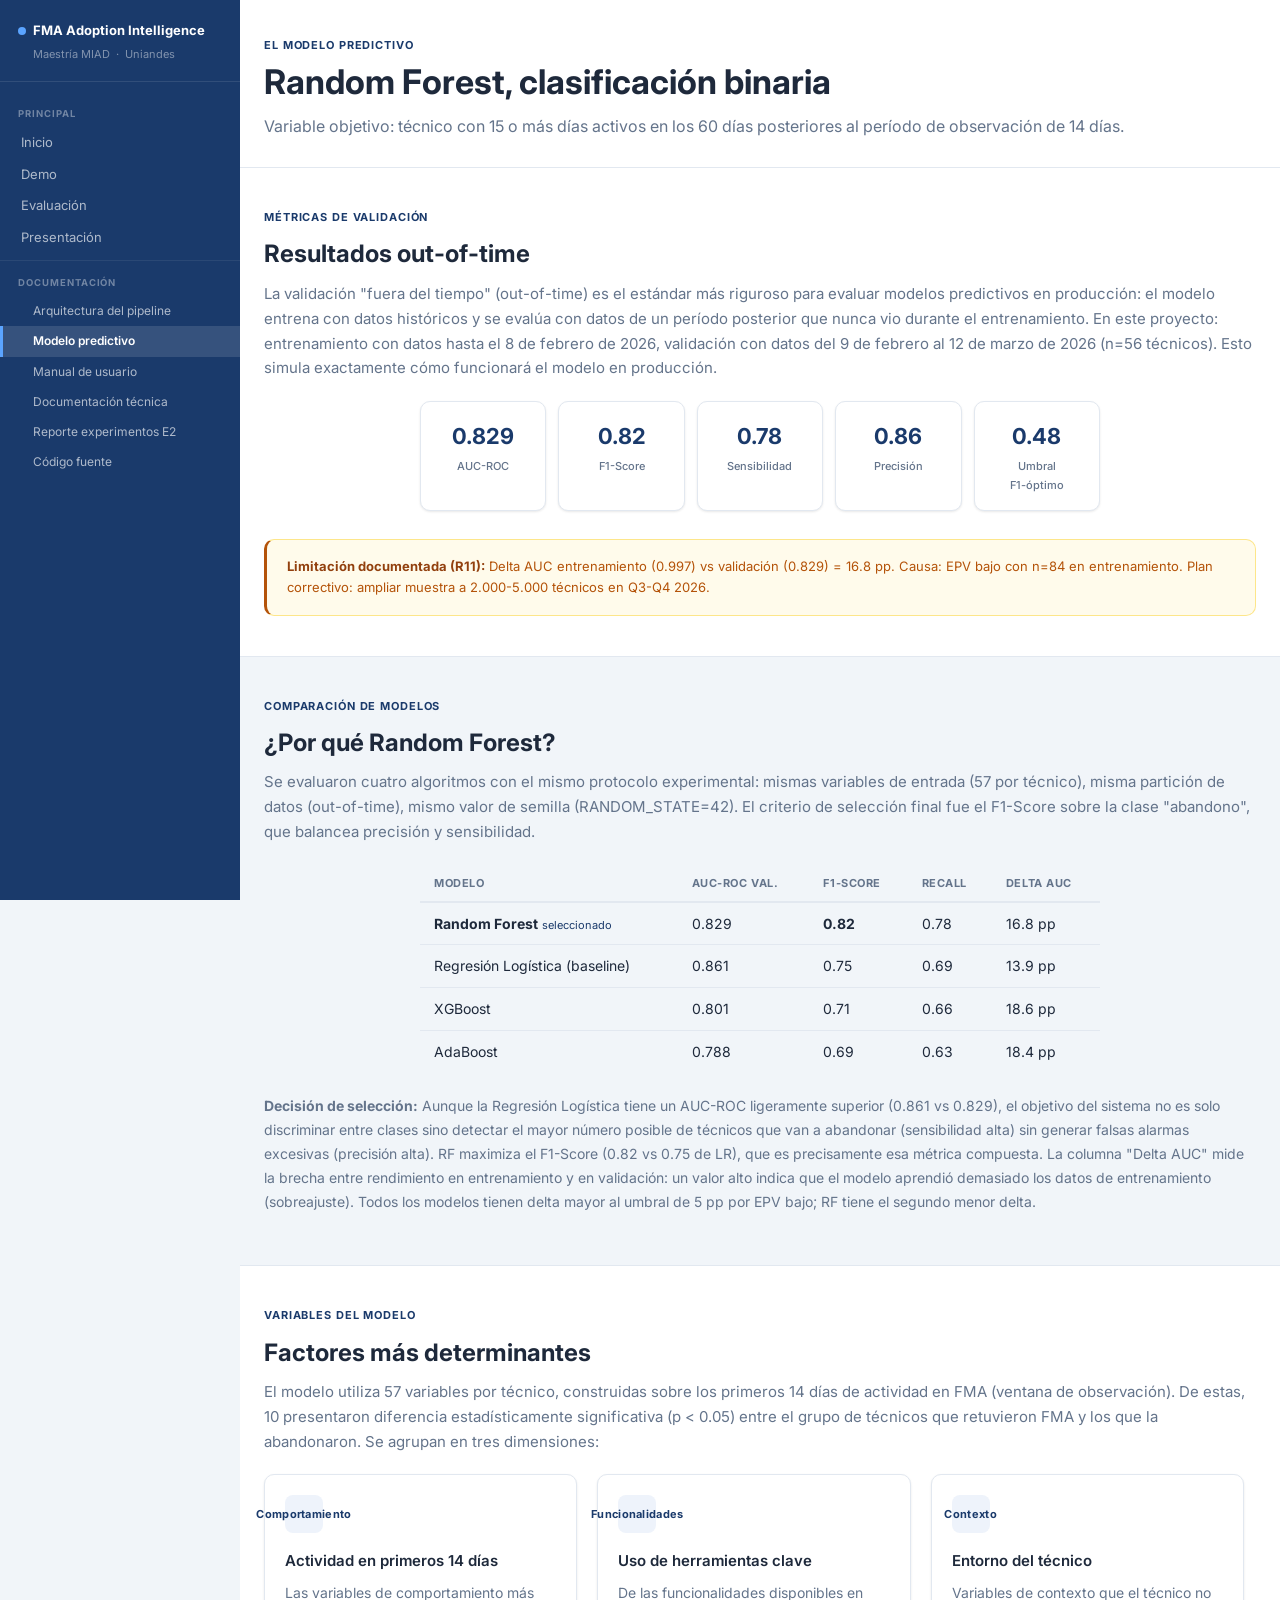
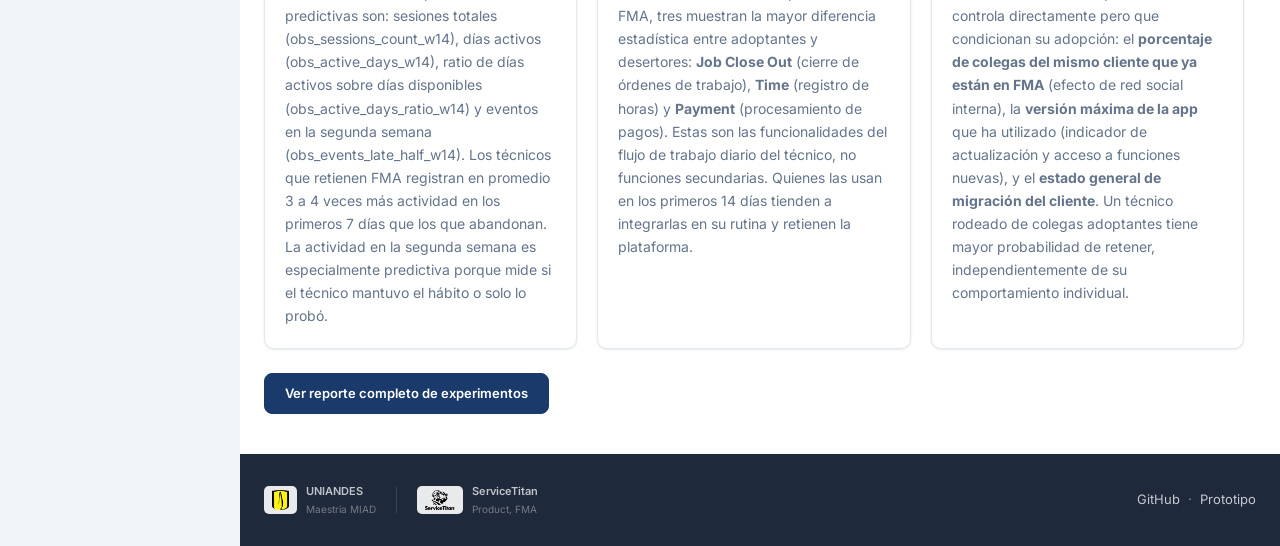
<file: doc-modelo.html>
<!DOCTYPE html>
<html lang="es">
<head>
  <meta charset="UTF-8">
  <meta name="viewport" content="width=device-width, initial-scale=1.0">
  <title>FMA Adoption Intelligence — Modelo predictivo</title>
  <link rel="preconnect" href="https://fonts.googleapis.com">
  <link rel="preconnect" href="https://fonts.gstatic.com" crossorigin>
  <link href="https://fonts.googleapis.com/css2?family=Inter:wght@300;400;500;600;700&display=swap" rel="stylesheet">
  <link rel="stylesheet" href="style.css">
</head>
<body>

<div class="app-layout">

<!-- ── SIDEBAR ── -->
<aside class="site-sidebar">
  <div class="sidebar-brand">
    <div class="sidebar-brand-name"><span class="sidebar-brand-dot"></span>FMA Adoption Intelligence</div>
    <div class="sidebar-brand-sub">Maestría MIAD &nbsp;&middot;&nbsp; Uniandes</div>
  </div>
  <nav class="sidebar-nav">
    <div class="sidebar-group">
      <span class="sidebar-group-label">Principal</span>
      <a href="index.html" class="sidebar-link">Inicio</a>
      <a href="demo.html" class="sidebar-link">Demo</a>
      <a href="evaluacion.html" class="sidebar-link">Evaluación</a>
      <a href="presentacion.html" class="sidebar-link">Presentación</a>
    </div>
    <div class="sidebar-group">
      <span class="sidebar-group-label">Documentación</span>
      <a href="documentacion.html" class="sidebar-link sidebar-sub">Arquitectura del pipeline</a>
      <a href="doc-modelo.html" class="sidebar-link sidebar-sub active">Modelo predictivo</a>
      <a href="doc-manual.html" class="sidebar-link sidebar-sub">Manual de usuario</a>
      <a href="doc-tecnica.html" class="sidebar-link sidebar-sub">Documentación técnica</a>
      <a href="doc-reporte.html" class="sidebar-link sidebar-sub">Reporte experimentos E2</a>
      <a href="doc-codigo.html" class="sidebar-link sidebar-sub">Código fuente</a>
    </div>
  </nav>
</aside>

<!-- ── MAIN ── -->
<div class="site-main">

<div class="page-hero">
  <div class="wrap">
    <div class="sec-tag">El modelo predictivo</div>
    <h1>Random Forest, clasificación binaria</h1>
    <p>Variable objetivo: técnico con 15 o más días activos en los 60 días posteriores al período de observación de 14 días.</p>
  </div>
</div>

<section class="bg-white">
  <div class="wrap">
    <div class="sec-tag">Métricas de validación</div>
    <h2>Resultados out-of-time</h2>
    <p class="sec-desc">La validación "fuera del tiempo" (out-of-time) es el estándar más riguroso para evaluar modelos predictivos en producción: el modelo entrena con datos históricos y se evalúa con datos de un período posterior que nunca vio durante el entrenamiento. En este proyecto: entrenamiento con datos hasta el 8 de febrero de 2026, validación con datos del 9 de febrero al 12 de marzo de 2026 (n=56 técnicos). Esto simula exactamente cómo funcionará el modelo en producción.</p>
    <div class="metrics-row" style="margin:0 auto 28px;max-width:680px;">
      <div class="metric"><div class="metric-val">0.829</div><div class="metric-lbl">AUC-ROC</div></div>
      <div class="metric"><div class="metric-val">0.82</div><div class="metric-lbl">F1-Score</div></div>
      <div class="metric"><div class="metric-val">0.78</div><div class="metric-lbl">Sensibilidad</div></div>
      <div class="metric"><div class="metric-val">0.86</div><div class="metric-lbl">Precisión</div></div>
      <div class="metric"><div class="metric-val">0.48</div><div class="metric-lbl">Umbral F1-óptimo</div></div>
    </div>
    <div class="notice-warn">
      <strong>Limitación documentada (R11):</strong>
      Delta AUC entrenamiento (0.997) vs validación (0.829) = 16.8 pp. Causa: EPV bajo con n=84 en entrenamiento.
      Plan correctivo: ampliar muestra a 2.000-5.000 técnicos en Q3-Q4 2026.
    </div>
  </div>
</section>

<section>
  <div class="wrap">
    <div class="sec-tag">Comparación de modelos</div>
    <h2>¿Por qué Random Forest?</h2>
    <p class="sec-desc">Se evaluaron cuatro algoritmos con el mismo protocolo experimental: mismas variables de entrada (57 por técnico), misma partición de datos (out-of-time), mismo valor de semilla (RANDOM_STATE=42). El criterio de selección final fue el F1-Score sobre la clase "abandono", que balancea precisión y sensibilidad.</p>
    <table class="doc-table" style="max-width:680px;">
      <thead>
        <tr>
          <th>Modelo</th>
          <th>AUC-ROC val.</th>
          <th>F1-Score</th>
          <th>Recall</th>
          <th>Delta AUC</th>
        </tr>
      </thead>
      <tbody>
        <tr>
          <td><strong>Random Forest</strong> <span style="font-size:11px;color:var(--acc);">seleccionado</span></td>
          <td>0.829</td><td><strong>0.82</strong></td><td>0.78</td><td>16.8 pp</td>
        </tr>
        <tr>
          <td>Regresión Logística (baseline)</td>
          <td>0.861</td><td>0.75</td><td>0.69</td><td>13.9 pp</td>
        </tr>
        <tr>
          <td>XGBoost</td>
          <td>0.801</td><td>0.71</td><td>0.66</td><td>18.6 pp</td>
        </tr>
        <tr>
          <td>AdaBoost</td>
          <td>0.788</td><td>0.69</td><td>0.63</td><td>18.4 pp</td>
        </tr>
      </tbody>
    </table>
    <p class="doc-p"><strong>Decisión de selección:</strong> Aunque la Regresión Logística tiene un AUC-ROC ligeramente superior (0.861 vs 0.829), el objetivo del sistema no es solo discriminar entre clases sino detectar el mayor número posible de técnicos que van a abandonar (sensibilidad alta) sin generar falsas alarmas excesivas (precisión alta). RF maximiza el F1-Score (0.82 vs 0.75 de LR), que es precisamente esa métrica compuesta. La columna "Delta AUC" mide la brecha entre rendimiento en entrenamiento y en validación: un valor alto indica que el modelo aprendió demasiado los datos de entrenamiento (sobreajuste). Todos los modelos tienen delta mayor al umbral de 5 pp por EPV bajo; RF tiene el segundo menor delta.</p>
  </div>
</section>

<section class="bg-white">
  <div class="wrap">
    <div class="sec-tag">Variables del modelo</div>
    <h2>Factores más determinantes</h2>
    <p class="sec-desc">El modelo utiliza 57 variables por técnico, construidas sobre los primeros 14 días de actividad en FMA (ventana de observación). De estas, 10 presentaron diferencia estadísticamente significativa (p &lt; 0.05) entre el grupo de técnicos que retuvieron FMA y los que la abandonaron. Se agrupan en tres dimensiones:</p>
    <div style="display:grid;grid-template-columns:repeat(3,1fr);gap:20px;max-width:980px;">
      <div class="card">
        <div class="card-badge">Comportamiento</div>
        <h3>Actividad en primeros 14 días</h3>
        <p>Las variables de comportamiento más predictivas son: sesiones totales (obs_sessions_count_w14), días activos (obs_active_days_w14), ratio de días activos sobre días disponibles (obs_active_days_ratio_w14) y eventos en la segunda semana (obs_events_late_half_w14). Los técnicos que retienen FMA registran en promedio 3 a 4 veces más actividad en los primeros 7 días que los que abandonan. La actividad en la segunda semana es especialmente predictiva porque mide si el técnico mantuvo el hábito o solo lo probó.</p>
      </div>
      <div class="card">
        <div class="card-badge">Funcionalidades</div>
        <h3>Uso de herramientas clave</h3>
        <p>De las funcionalidades disponibles en FMA, tres muestran la mayor diferencia estadística entre adoptantes y desertores: <strong>Job Close Out</strong> (cierre de órdenes de trabajo), <strong>Time</strong> (registro de horas) y <strong>Payment</strong> (procesamiento de pagos). Estas son las funcionalidades del flujo de trabajo diario del técnico, no funciones secundarias. Quienes las usan en los primeros 14 días tienden a integrarlas en su rutina y retienen la plataforma.</p>
      </div>
      <div class="card">
        <div class="card-badge">Contexto</div>
        <h3>Entorno del técnico</h3>
        <p>Variables de contexto que el técnico no controla directamente pero que condicionan su adopción: el <strong>porcentaje de colegas del mismo cliente que ya están en FMA</strong> (efecto de red social interna), la <strong>versión máxima de la app</strong> que ha utilizado (indicador de actualización y acceso a funciones nuevas), y el <strong>estado general de migración del cliente</strong>. Un técnico rodeado de colegas adoptantes tiene mayor probabilidad de retener, independientemente de su comportamiento individual.</p>
      </div>
    </div>
    <div style="margin-top:24px;">
      <a href="doc-reporte.html" class="btn btn-primary">Ver reporte completo de experimentos</a>
    </div>
  </div>
</section>

<footer>
  <div class="footer-inner">
    <div class="inst-logos">
      <div class="inst-logo">
        <div class="inst-mark inst-mark-uniandes"><img src="assets/logo-uniandes.png" alt="Uniandes"></div>
        <div><div class="inst-name-w">UNIANDES</div><div class="inst-sub-w">Maestr&iacute;a MIAD</div></div>
      </div>
      <div class="inst-divider"></div>
      <div class="inst-logo">
        <div class="inst-mark inst-mark-st"><img src="assets/logo-servicetitan.png" alt="ServiceTitan"></div>
        <div><div class="inst-name-w">ServiceTitan</div><div class="inst-sub-w">Product, FMA</div></div>
      </div>
    </div>
    <div>
      <a href="https://github.com/mbayonal/fma-adoption-intelligence" target="_blank" rel="noopener">GitHub</a>
      &nbsp;&middot;&nbsp;
      <a href="https://fma-adoption-intelligence-4czccfxlxzkfdm6prmcns8.streamlit.app" target="_blank" rel="noopener">Prototipo</a>
    </div>
  </div>
</footer>

</div><!-- /.site-main -->
</div><!-- /.app-layout -->

</body>
</html>
</file>
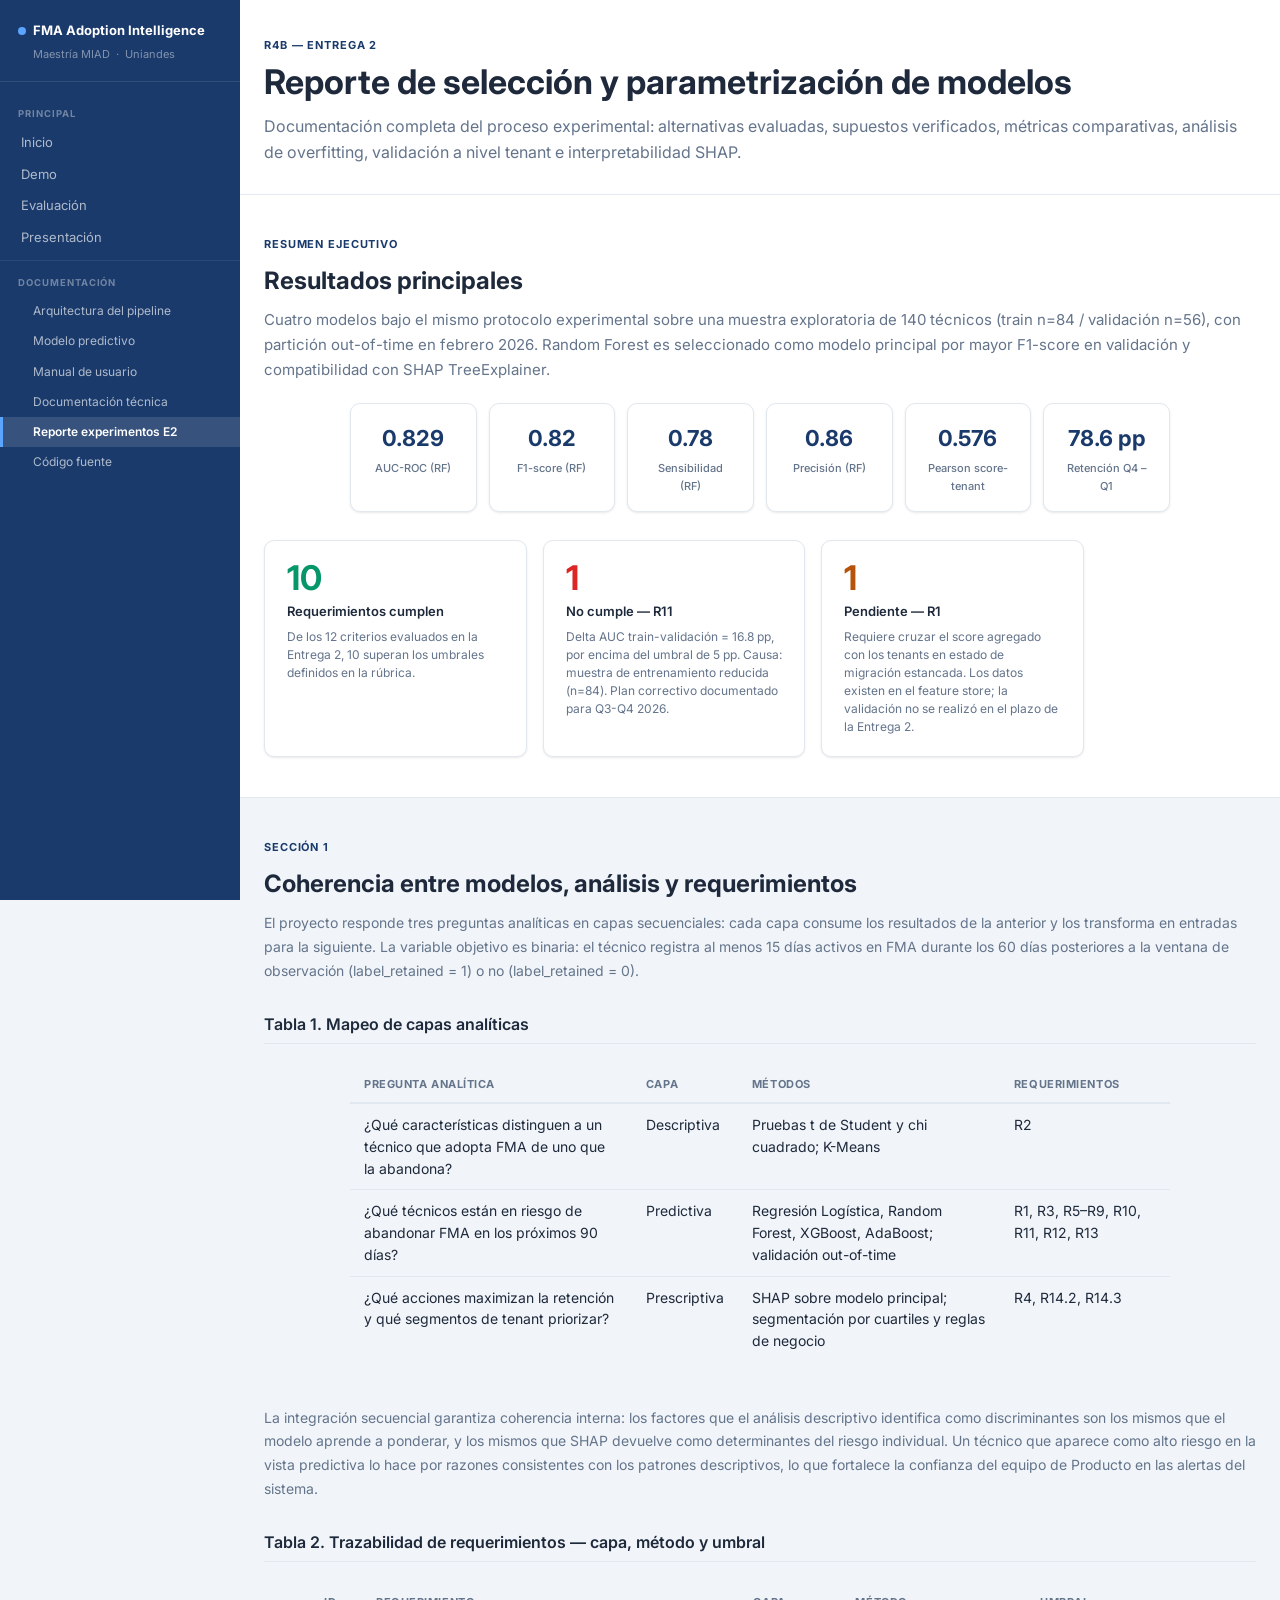
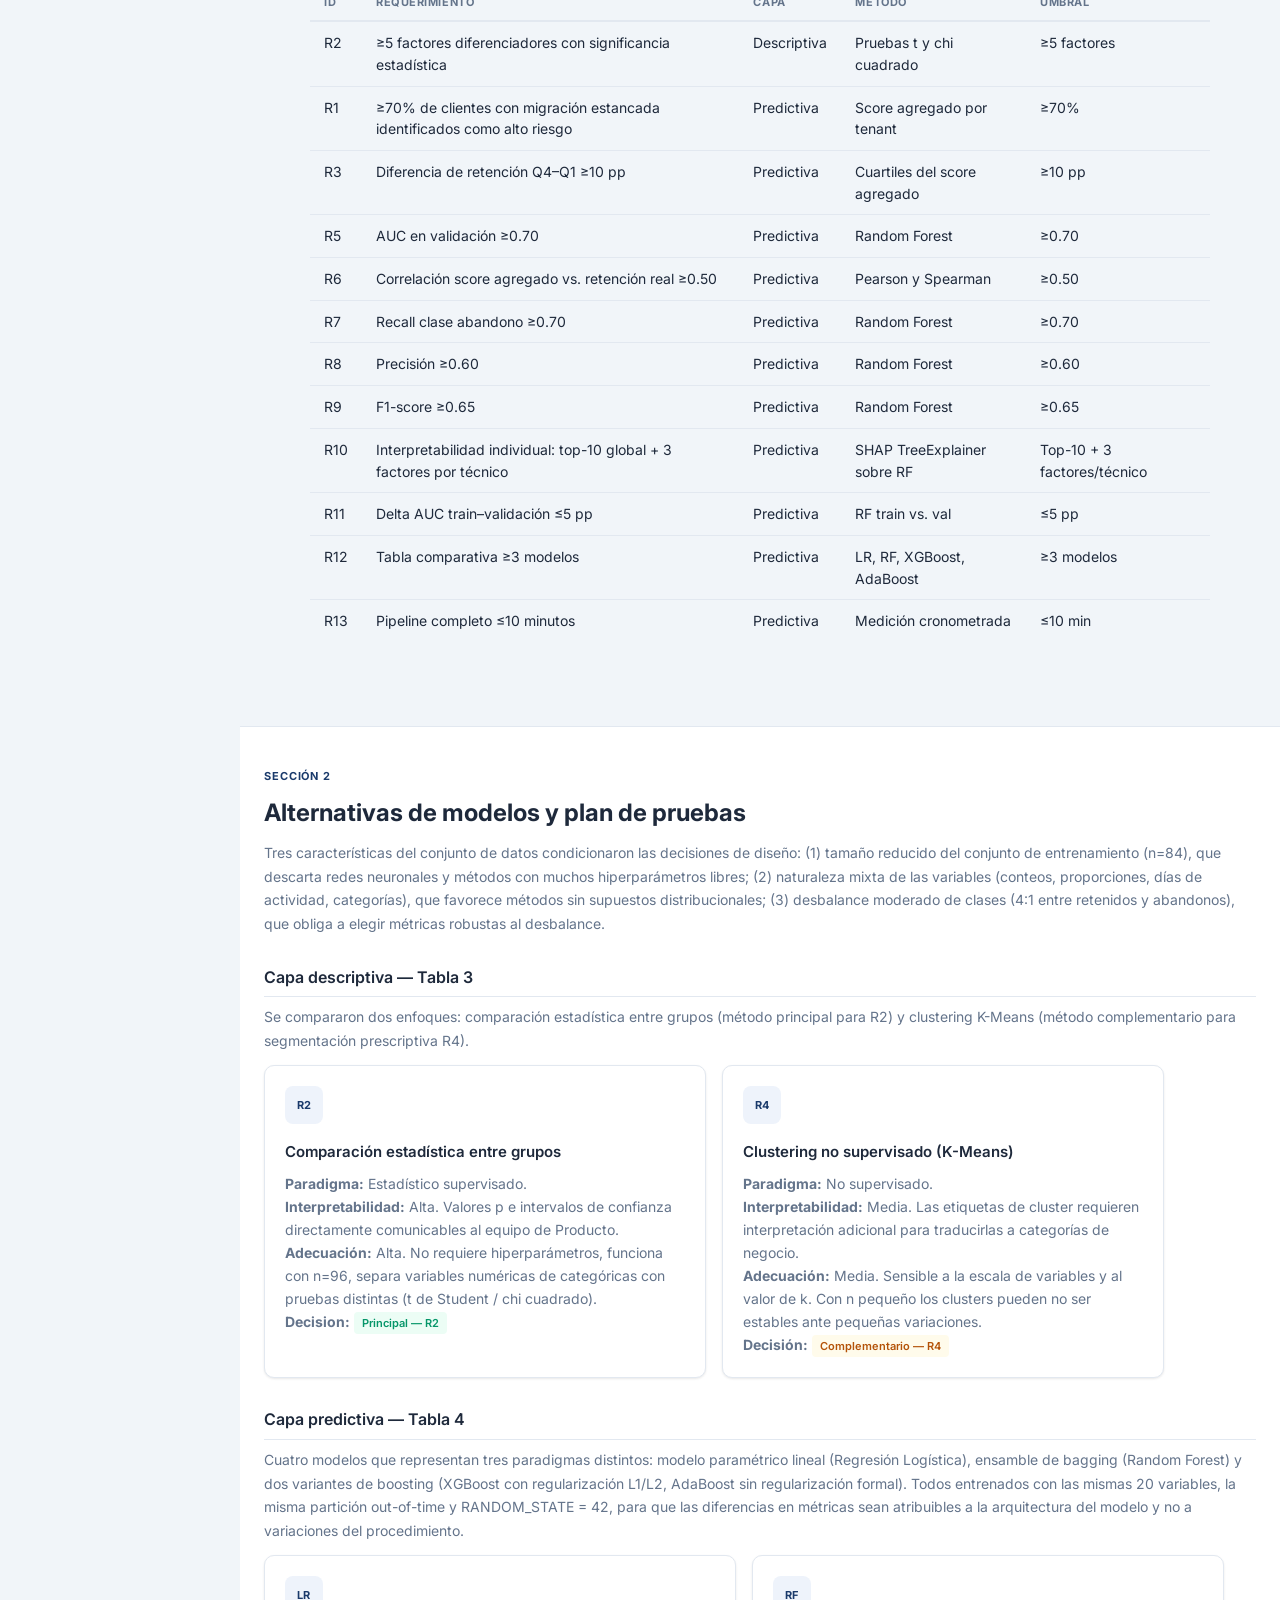
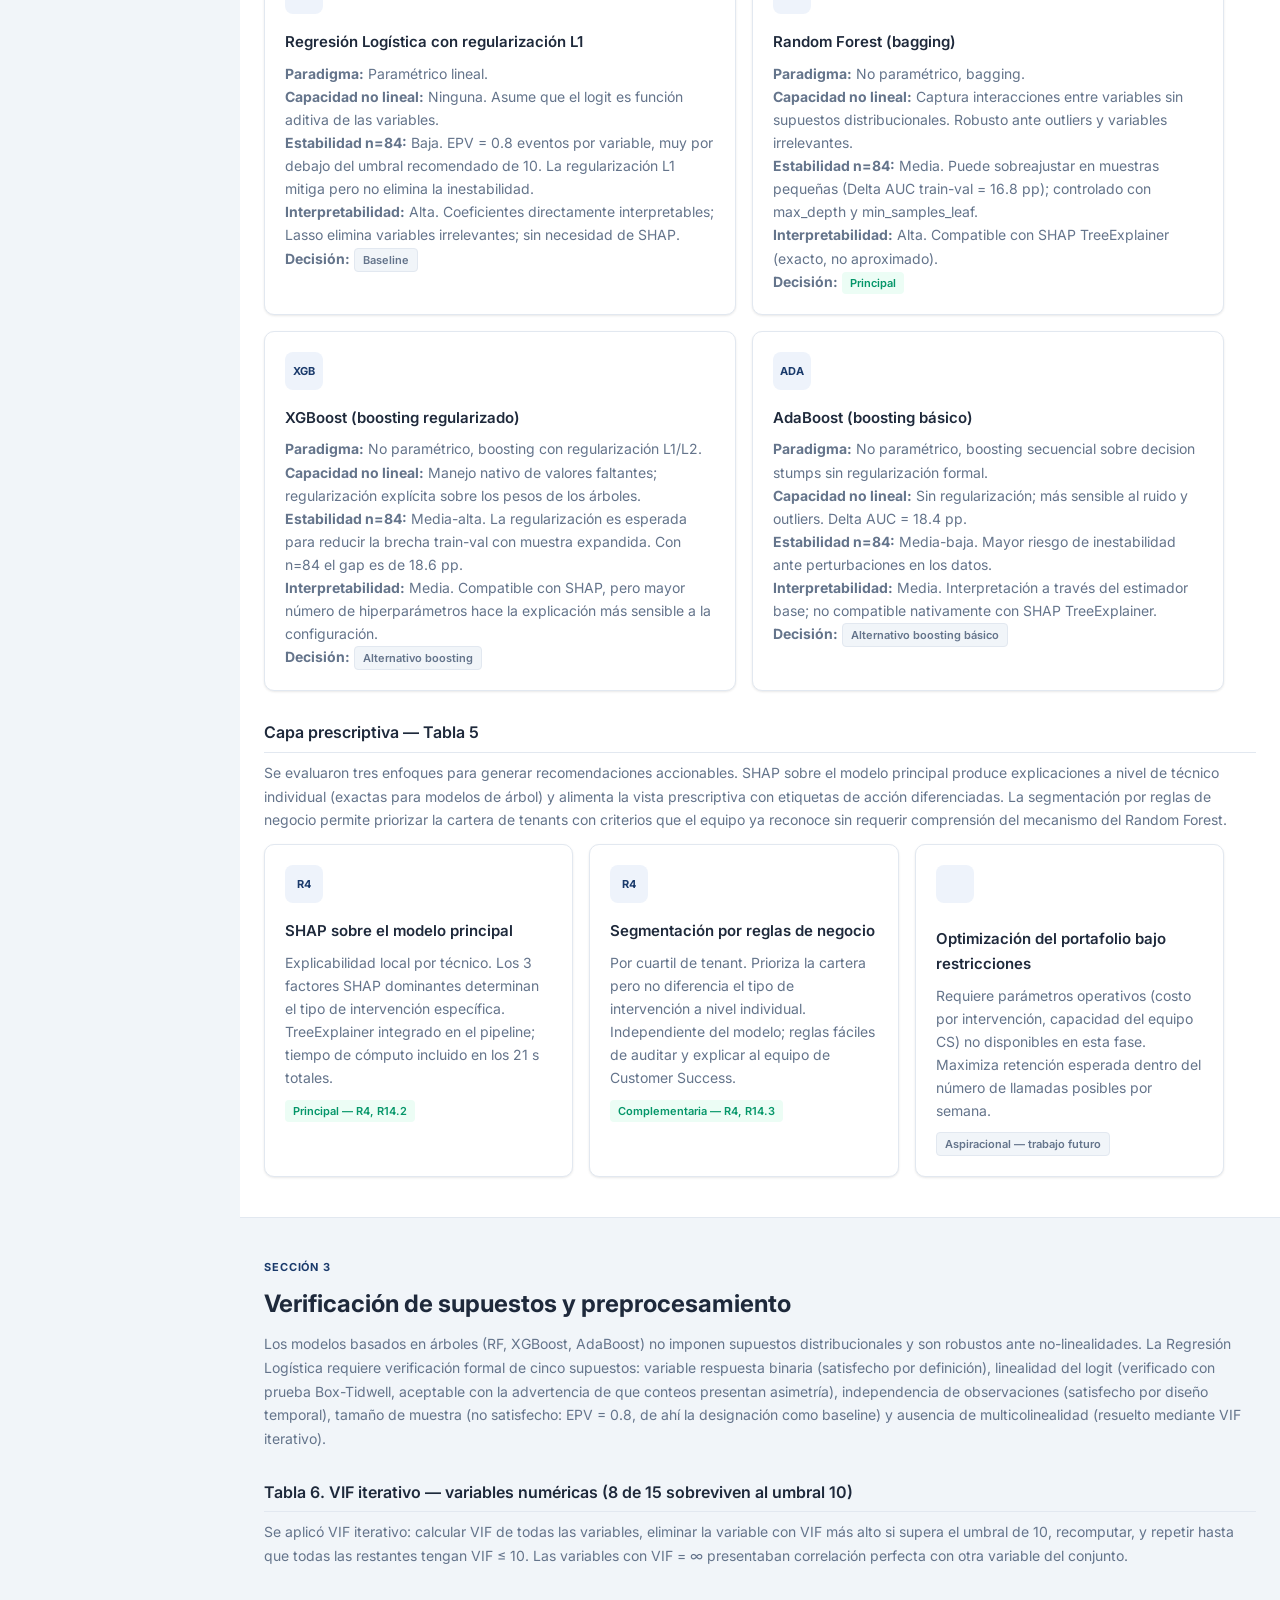
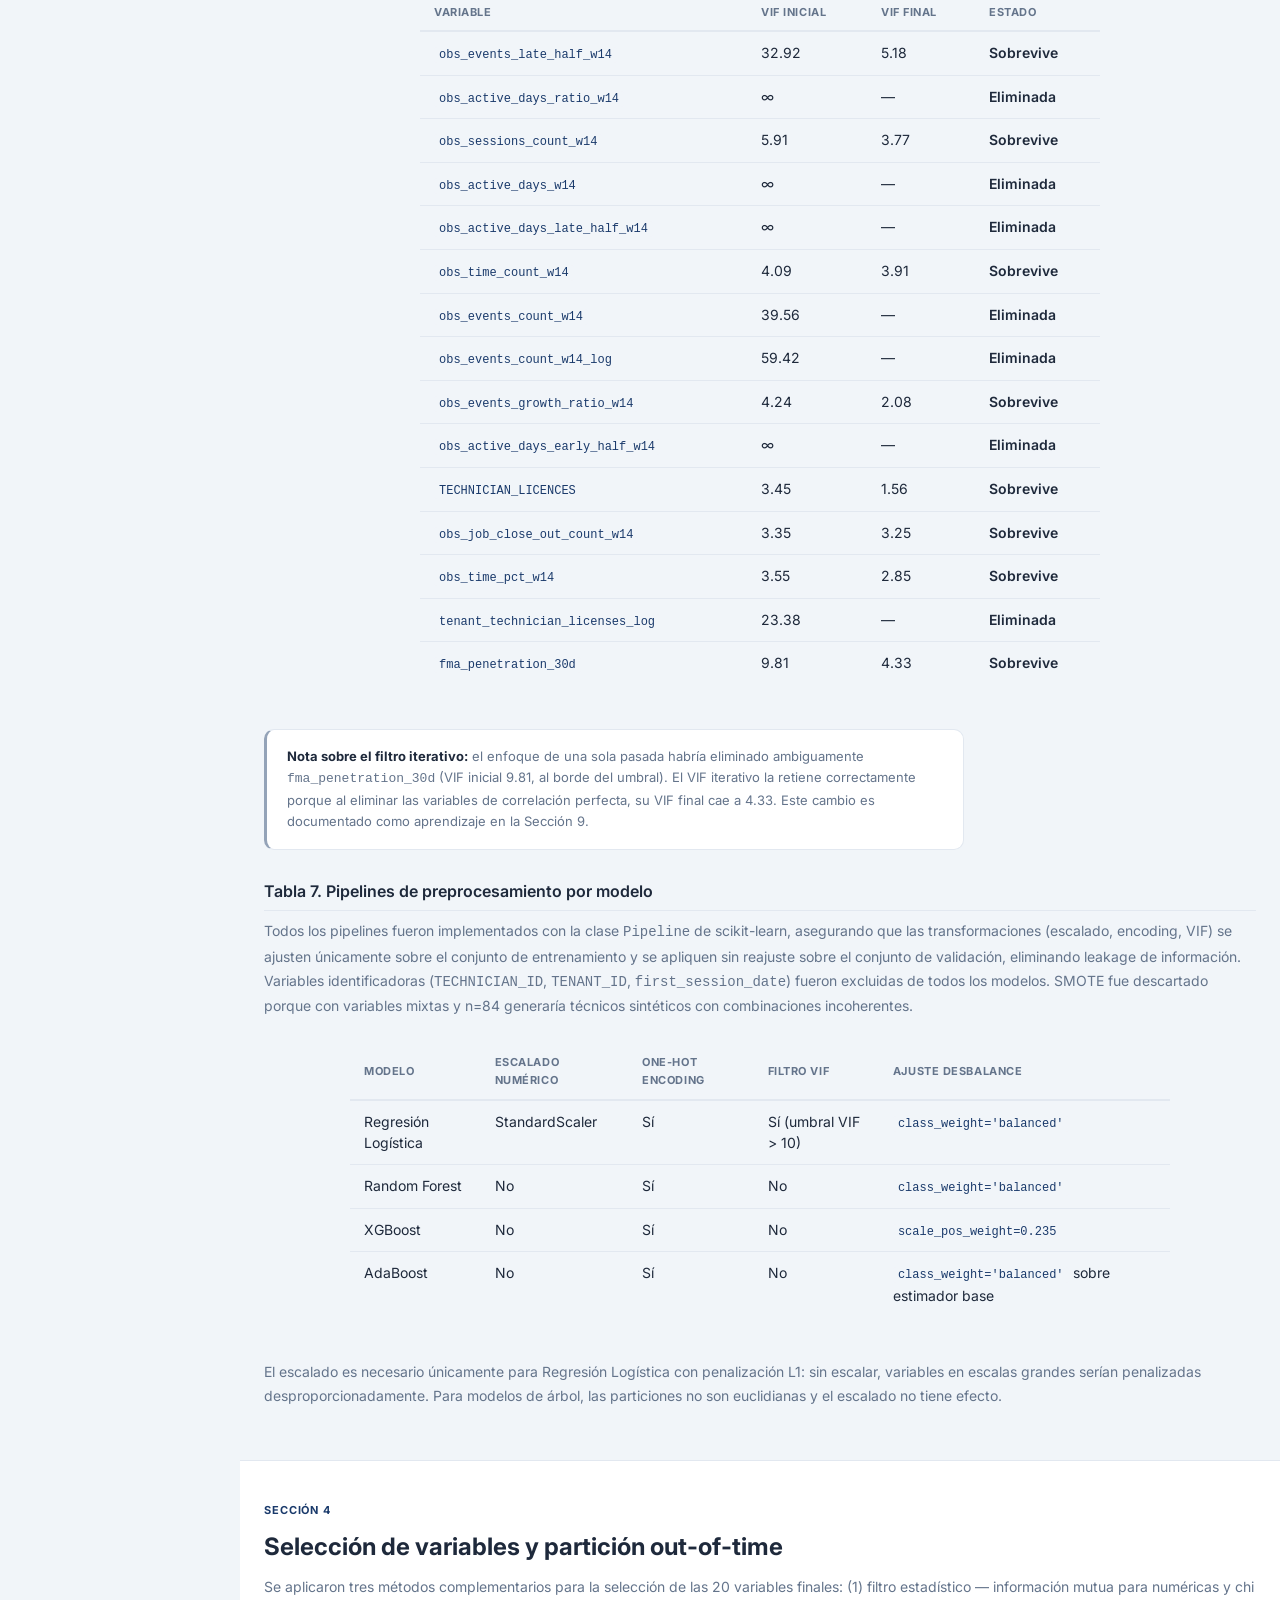
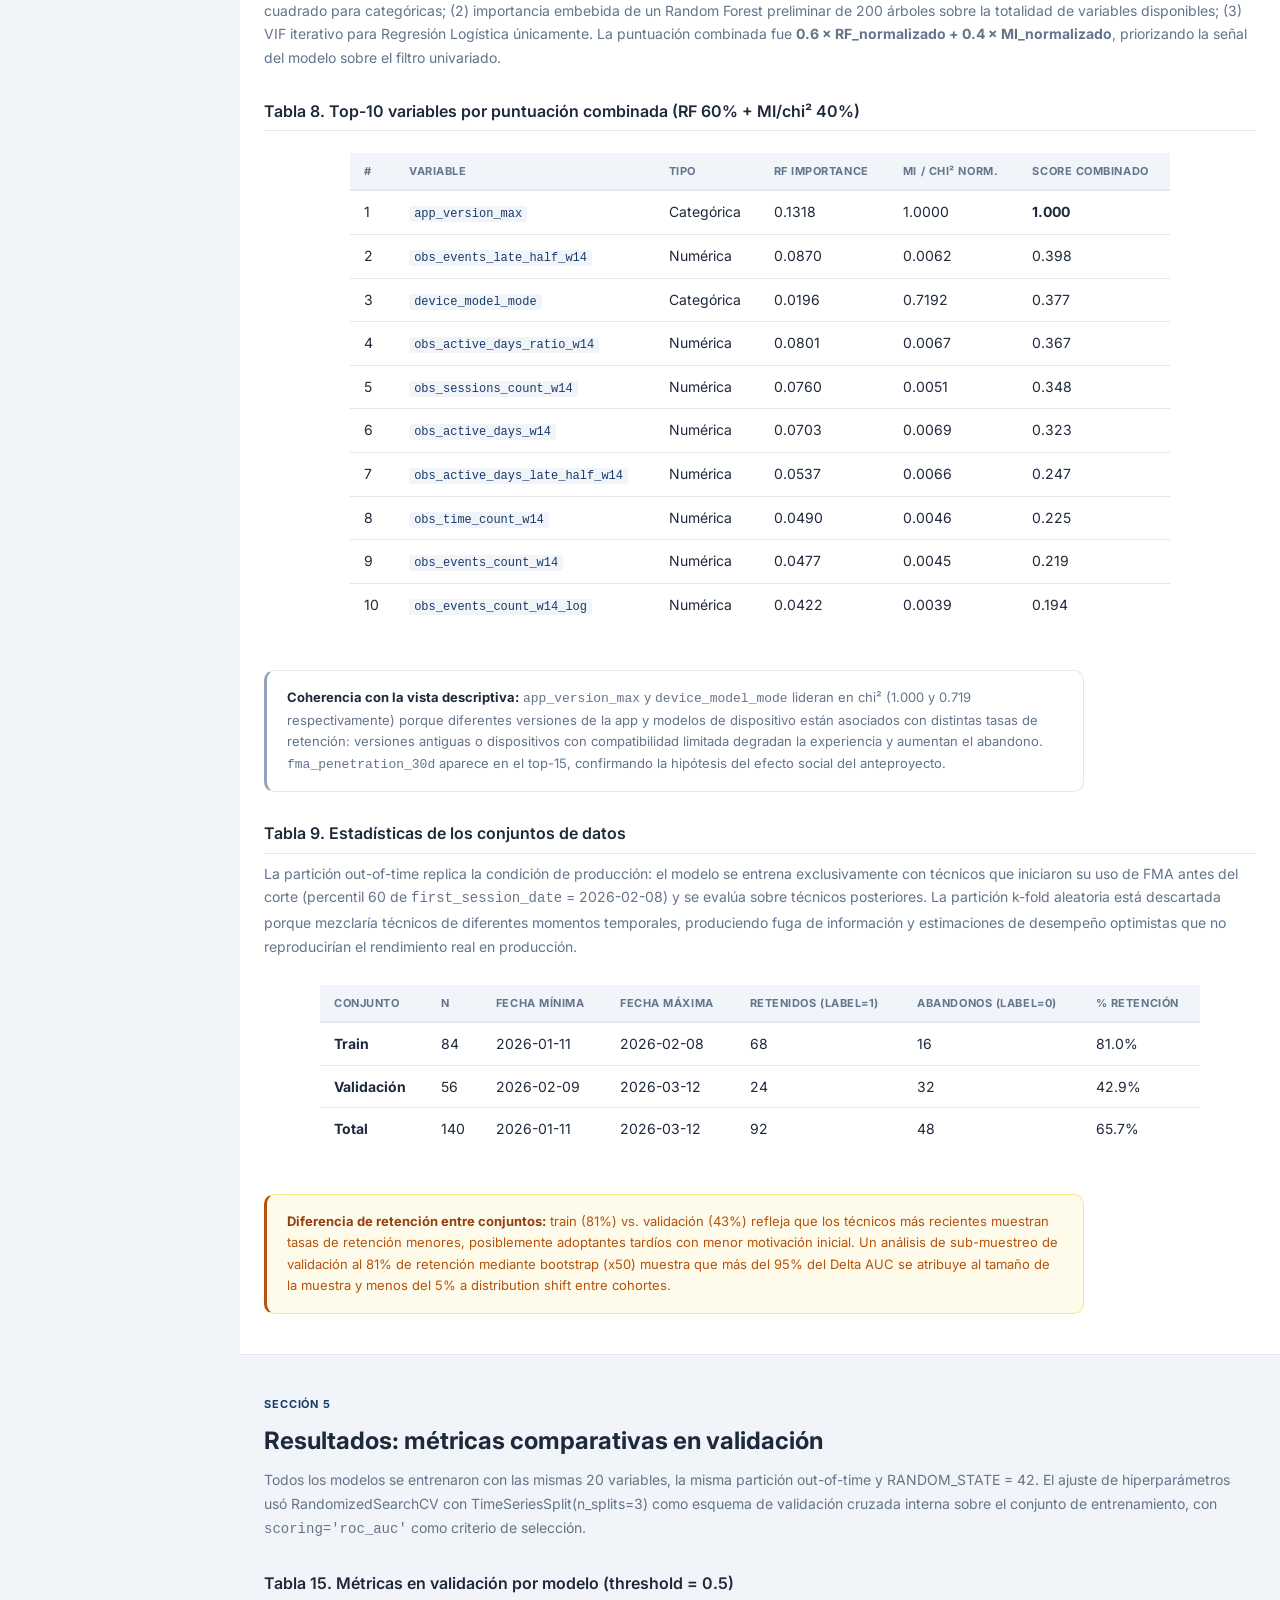
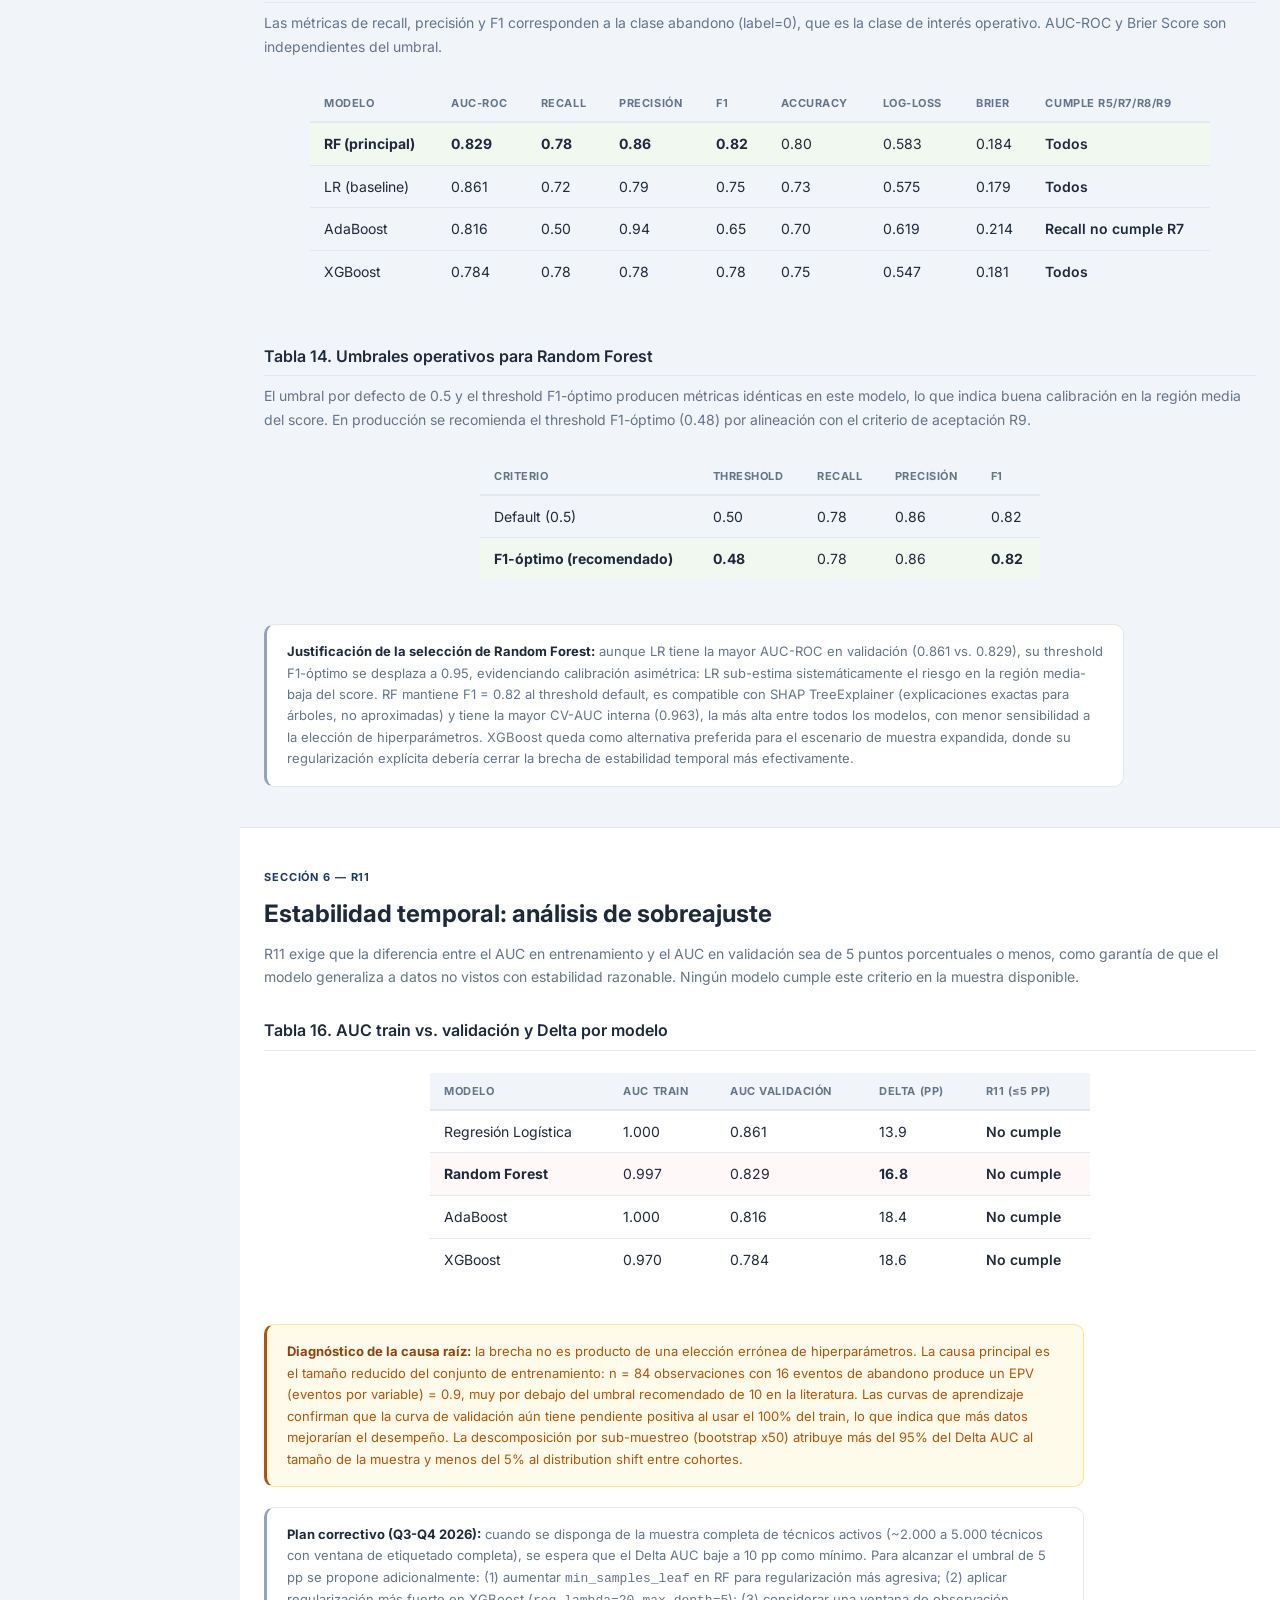
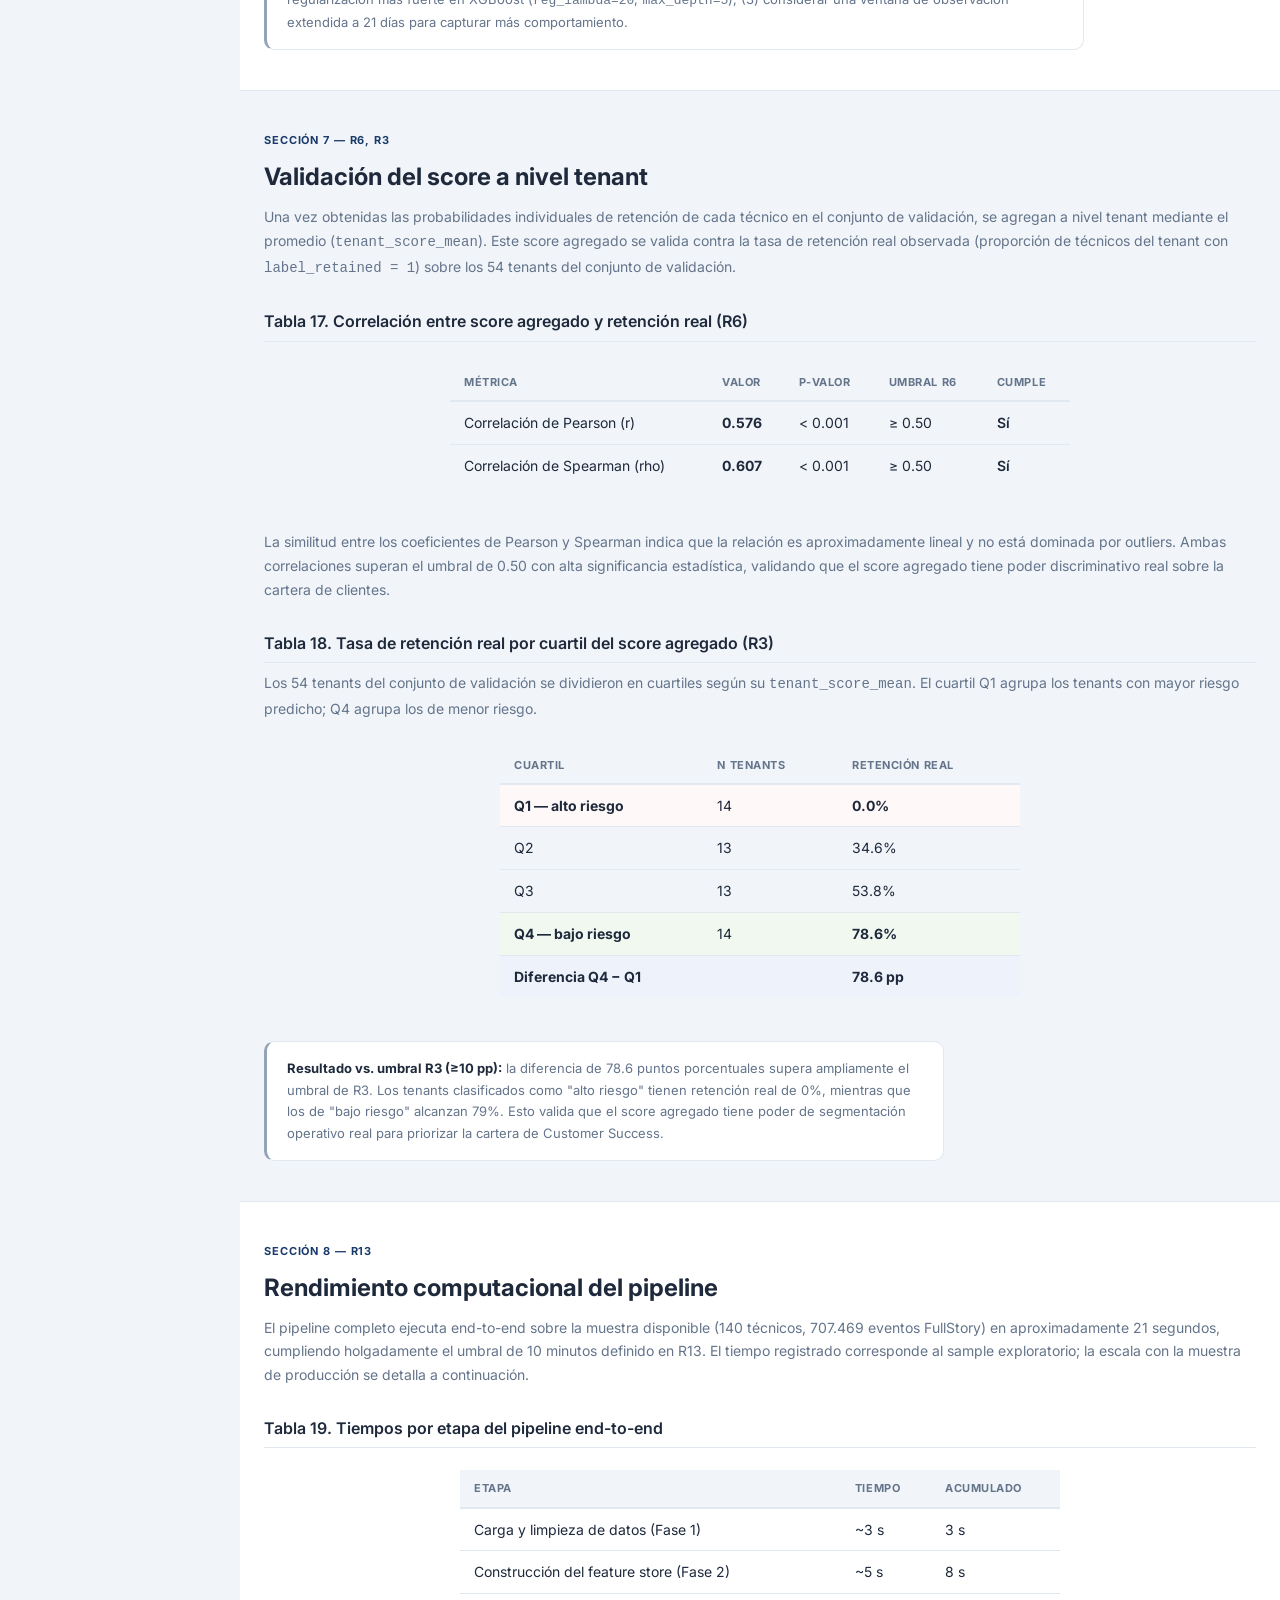
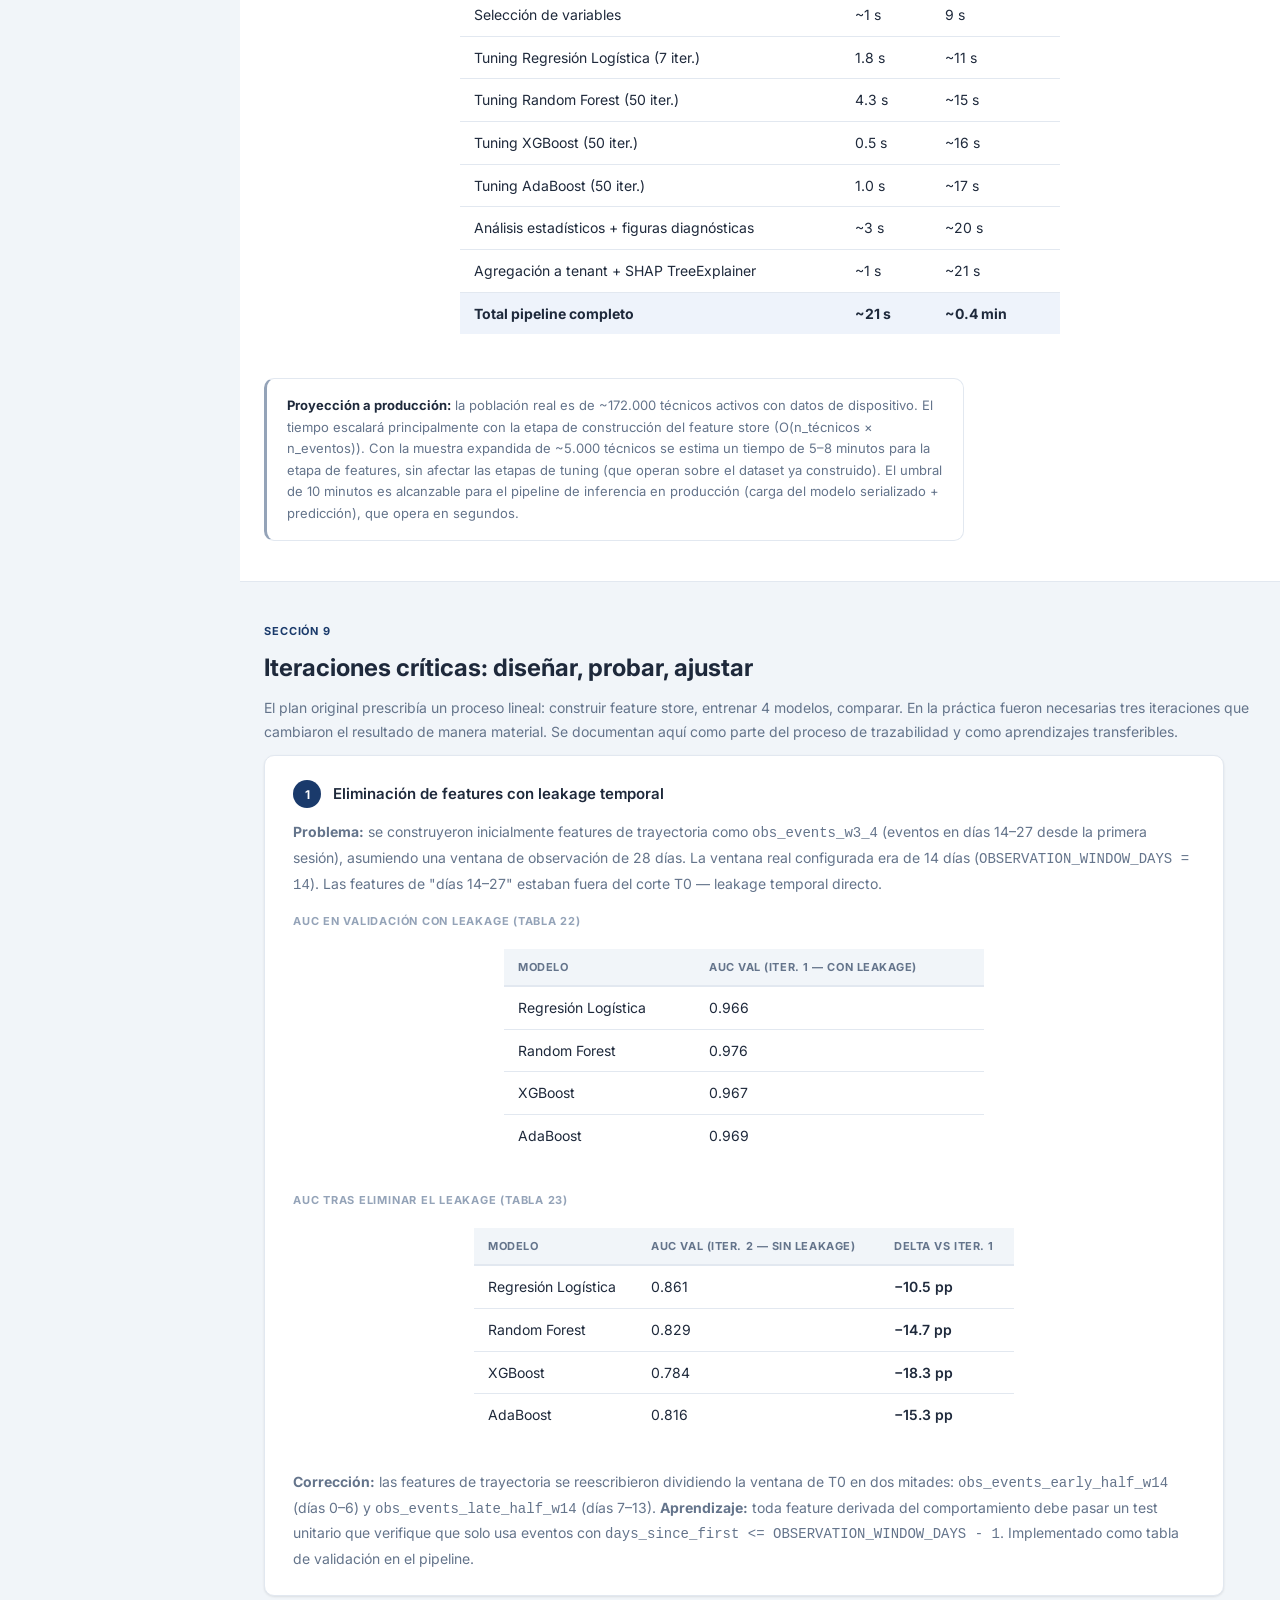
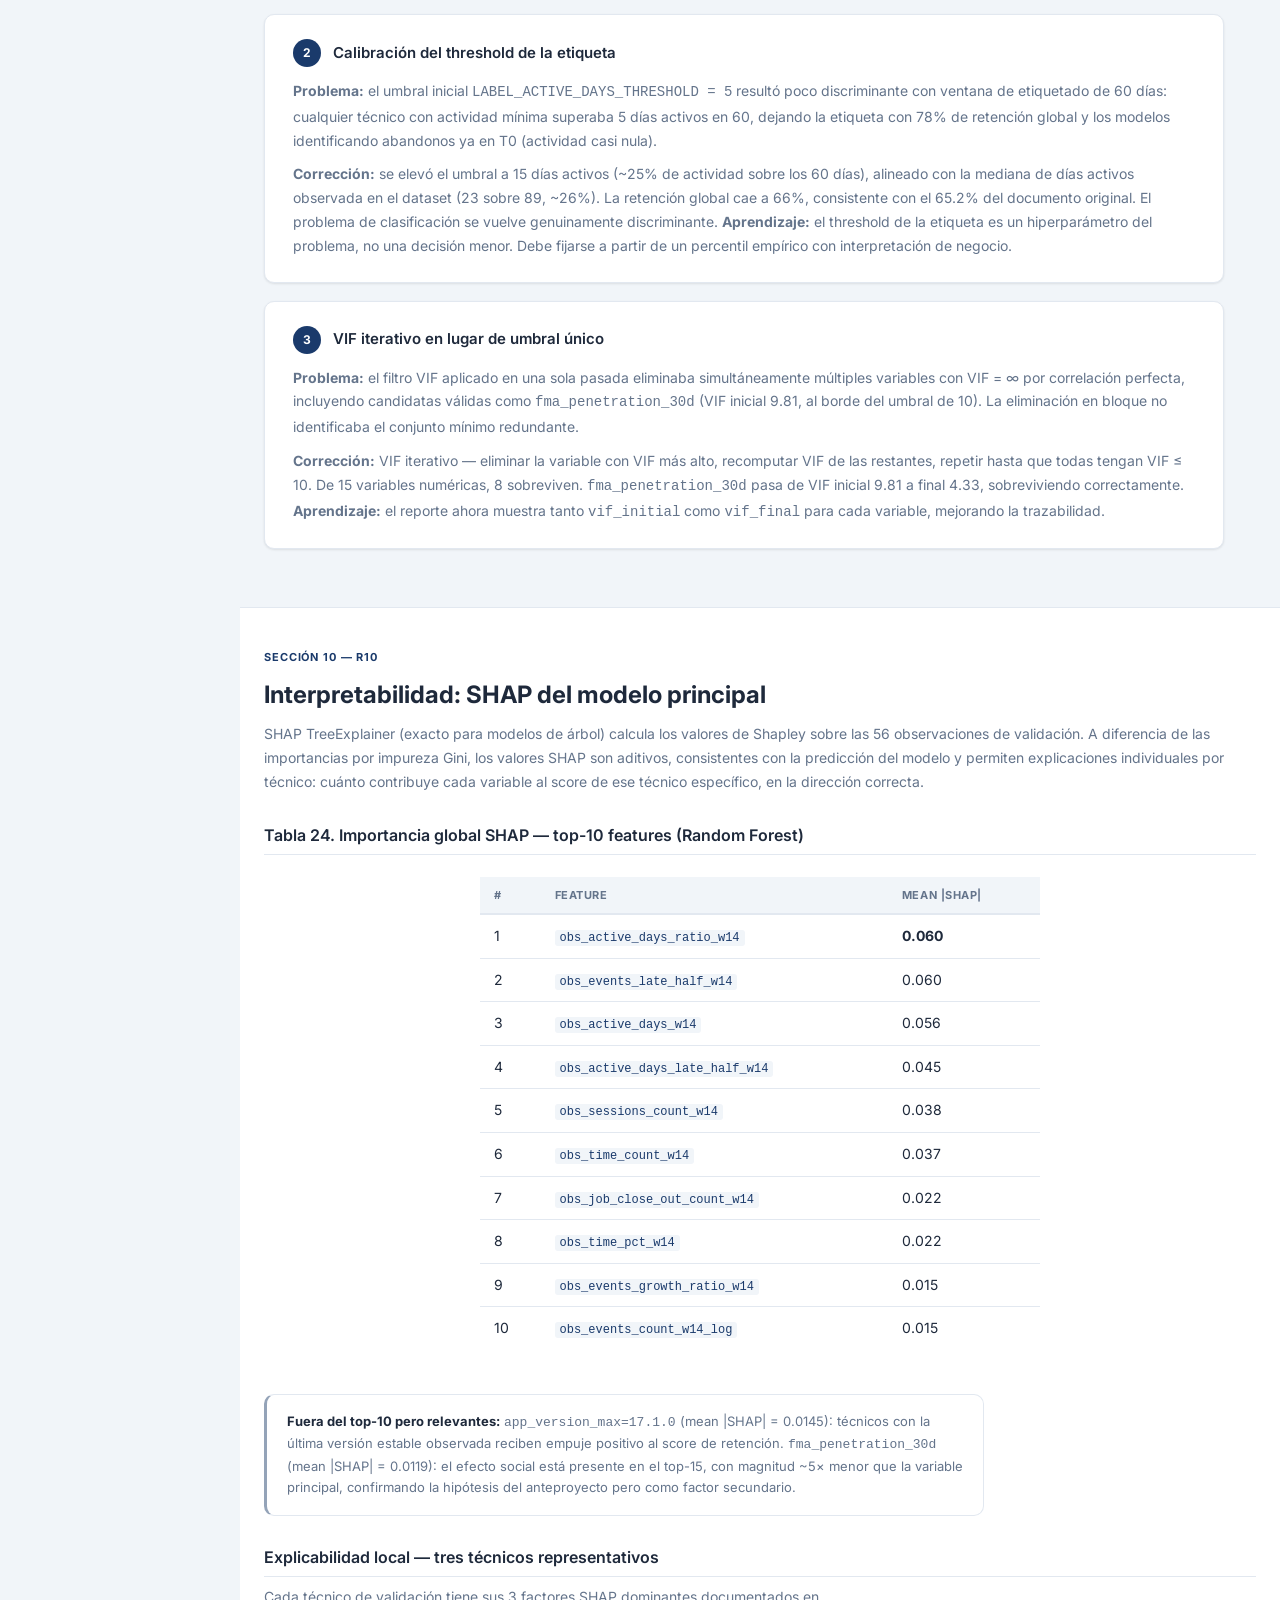
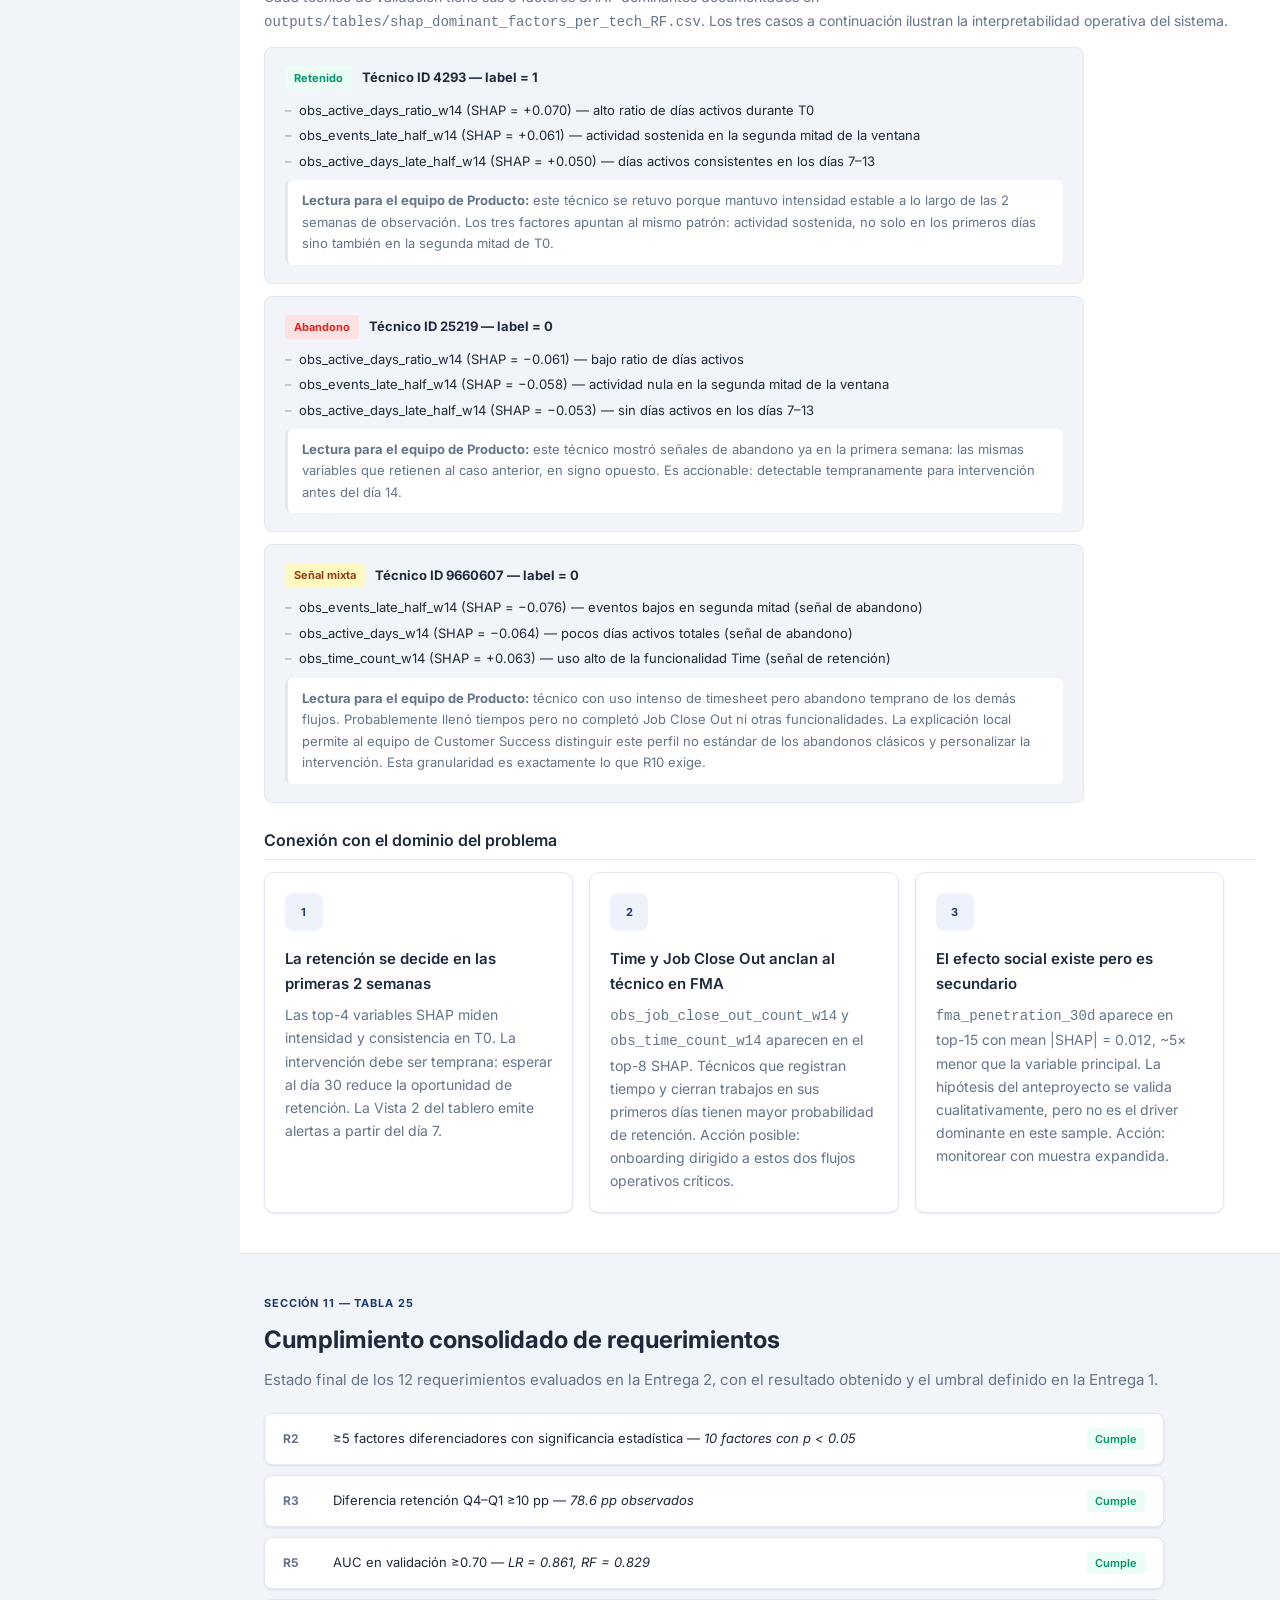
<file: doc-reporte.html>
<!DOCTYPE html>
<html lang="es">
<head>
  <meta charset="UTF-8">
  <meta name="viewport" content="width=device-width, initial-scale=1.0">
  <title>FMA Adoption Intelligence — Reporte experimentos E2</title>
  <link rel="preconnect" href="https://fonts.googleapis.com">
  <link rel="preconnect" href="https://fonts.gstatic.com" crossorigin>
  <link href="https://fonts.googleapis.com/css2?family=Inter:wght@300;400;500;600;700&display=swap" rel="stylesheet">
  <link rel="stylesheet" href="style.css">
  <style>
    .badge-red  { background:#FEE2E2; color:#DC2626; }
    .tbl-ok     { color:#059669; font-weight:600; }
    .tbl-fail   { color:#DC2626; font-weight:600; }
    .tbl-warn   { color:#B45309; font-weight:600; }

    .iter-block {
      background:var(--white); border:1px solid var(--border);
      border-radius:var(--r); padding:24px 28px; margin-bottom:18px;
      box-shadow:var(--shadow); max-width:960px;
    }
    .iter-header { display:flex; align-items:center; gap:12px; margin-bottom:12px; }
    .iter-num {
      min-width:28px; height:28px; border-radius:50%;
      background:var(--acc); color:#fff;
      display:flex; align-items:center; justify-content:center;
      font-size:12px; font-weight:700; flex-shrink:0;
    }
    .iter-title  { font-size:15px; font-weight:600; color:var(--text); }
    .iter-label  { font-size:11px; font-weight:700; text-transform:uppercase; letter-spacing:.07em; color:var(--faint); margin:14px 0 5px; }

    .shap-case {
      background:var(--bg); border:1px solid var(--border);
      border-radius:8px; padding:18px 20px; margin-bottom:12px;
    }
    .shap-case-head { display:flex; align-items:center; gap:10px; margin-bottom:10px; }
    .shap-tag-ret   { background:#ECFDF5; color:#059669; font-size:11px; font-weight:700; padding:3px 9px; border-radius:4px; }
    .shap-tag-aban  { background:#FEE2E2; color:#DC2626; font-size:11px; font-weight:700; padding:3px 9px; border-radius:4px; }
    .shap-tag-mix   { background:#FEF9C3; color:#92400E; font-size:11px; font-weight:700; padding:3px 9px; border-radius:4px; }
    .shap-factor { font-size:13px; color:var(--text); margin-bottom:4px; padding-left:14px; position:relative; }
    .shap-factor::before { content:'–'; position:absolute; left:0; color:var(--faint); }
    .shap-reading {
      font-size:13px; color:var(--muted); margin-top:8px;
      padding:10px 14px; background:var(--white); border-radius:6px;
      border-left:3px solid var(--border);
    }
    .tbl-wrap { overflow-x:auto; margin-bottom:22px; }
  </style>
</head>
<body>

<div class="app-layout">

<!-- ── SIDEBAR ── -->
<aside class="site-sidebar">
  <div class="sidebar-brand">
    <div class="sidebar-brand-name"><span class="sidebar-brand-dot"></span>FMA Adoption Intelligence</div>
    <div class="sidebar-brand-sub">Maestría MIAD &nbsp;&middot;&nbsp; Uniandes</div>
  </div>
  <nav class="sidebar-nav">
    <div class="sidebar-group">
      <span class="sidebar-group-label">Principal</span>
      <a href="index.html" class="sidebar-link">Inicio</a>
      <a href="demo.html" class="sidebar-link">Demo</a>
      <a href="evaluacion.html" class="sidebar-link">Evaluación</a>
      <a href="presentacion.html" class="sidebar-link">Presentación</a>
    </div>
    <div class="sidebar-group">
      <span class="sidebar-group-label">Documentación</span>
      <a href="documentacion.html" class="sidebar-link sidebar-sub">Arquitectura del pipeline</a>
      <a href="doc-modelo.html" class="sidebar-link sidebar-sub">Modelo predictivo</a>
      <a href="doc-manual.html" class="sidebar-link sidebar-sub">Manual de usuario</a>
      <a href="doc-tecnica.html" class="sidebar-link sidebar-sub">Documentación técnica</a>
      <a href="doc-reporte.html" class="sidebar-link sidebar-sub active">Reporte experimentos E2</a>
      <a href="doc-codigo.html" class="sidebar-link sidebar-sub">Código fuente</a>
    </div>
  </nav>
</aside>

<!-- ── MAIN ── -->
<div class="site-main">

<!-- PAGE HERO -->
<div class="page-hero">
  <div class="wrap">
    <div class="sec-tag">R4b — Entrega 2</div>
    <h1>Reporte de selección y parametrización de modelos</h1>
    <p>Documentación completa del proceso experimental: alternativas evaluadas, supuestos verificados, métricas comparativas, análisis de overfitting, validación a nivel tenant e interpretabilidad SHAP.</p>
  </div>
</div>

<!-- ── 0. RESUMEN ── -->
<section class="bg-white">
  <div class="wrap">
    <div class="sec-tag">Resumen ejecutivo</div>
    <h2>Resultados principales</h2>
    <p class="sec-desc">Cuatro modelos bajo el mismo protocolo experimental sobre una muestra exploratoria de 140 técnicos (train n=84 / validación n=56), con partición out-of-time en febrero 2026. Random Forest es seleccionado como modelo principal por mayor F1-score en validación y compatibilidad con SHAP TreeExplainer.</p>

    <div class="metrics-row" style="max-width:820px;margin-bottom:28px;">
      <div class="metric"><div class="metric-val">0.829</div><div class="metric-lbl">AUC-ROC (RF)</div></div>
      <div class="metric"><div class="metric-val">0.82</div><div class="metric-lbl">F1-score (RF)</div></div>
      <div class="metric"><div class="metric-val">0.78</div><div class="metric-lbl">Sensibilidad (RF)</div></div>
      <div class="metric"><div class="metric-val">0.86</div><div class="metric-lbl">Precisión (RF)</div></div>
      <div class="metric"><div class="metric-val">0.576</div><div class="metric-lbl">Pearson score-tenant</div></div>
      <div class="metric"><div class="metric-val">78.6 pp</div><div class="metric-lbl">Retención Q4 – Q1</div></div>
    </div>

    <div style="display:grid;grid-template-columns:repeat(3,1fr);gap:16px;max-width:820px;">
      <div class="comp-card">
        <div class="comp-num green">10</div>
        <div class="comp-lbl" style="margin-top:6px;font-size:13px;font-weight:600;color:var(--text);">Requerimientos cumplen</div>
        <div style="font-size:12px;color:var(--muted);margin-top:5px;line-height:1.5;">De los 12 criterios evaluados en la Entrega 2, 10 superan los umbrales definidos en la rúbrica.</div>
      </div>
      <div class="comp-card">
        <div class="comp-num red">1</div>
        <div class="comp-lbl" style="margin-top:6px;font-size:13px;font-weight:600;color:var(--text);">No cumple — R11</div>
        <div style="font-size:12px;color:var(--muted);margin-top:5px;line-height:1.5;">Delta AUC train-validación = 16.8 pp, por encima del umbral de 5 pp. Causa: muestra de entrenamiento reducida (n=84). Plan correctivo documentado para Q3-Q4 2026.</div>
      </div>
      <div class="comp-card">
        <div class="comp-num amber">1</div>
        <div class="comp-lbl" style="margin-top:6px;font-size:13px;font-weight:600;color:var(--text);">Pendiente — R1</div>
        <div style="font-size:12px;color:var(--muted);margin-top:5px;line-height:1.5;">Requiere cruzar el score agregado con los tenants en estado de migración estancada. Los datos existen en el feature store; la validación no se realizó en el plazo de la Entrega 2.</div>
      </div>
    </div>
  </div>
</section>

<!-- ── 1. COHERENCIA MODELOS-REQUERIMIENTOS ── -->
<section>
  <div class="wrap">
    <div class="sec-tag">Sección 1</div>
    <h2>Coherencia entre modelos, análisis y requerimientos</h2>
    <p class="doc-p">El proyecto responde tres preguntas analíticas en capas secuenciales: cada capa consume los resultados de la anterior y los transforma en entradas para la siguiente. La variable objetivo es binaria: el técnico registra al menos 15 días activos en FMA durante los 60 días posteriores a la ventana de observación (label_retained = 1) o no (label_retained = 0).</p>

    <h3 class="doc-h3">Tabla 1. Mapeo de capas analíticas</h3>
    <div class="tbl-wrap">
      <table class="doc-table" style="max-width:820px;">
        <thead>
          <tr>
            <th>Pregunta analítica</th>
            <th>Capa</th>
            <th>Métodos</th>
            <th>Requerimientos</th>
          </tr>
        </thead>
        <tbody>
          <tr>
            <td>¿Qué características distinguen a un técnico que adopta FMA de uno que la abandona?</td>
            <td>Descriptiva</td>
            <td>Pruebas t de Student y chi cuadrado; K-Means</td>
            <td>R2</td>
          </tr>
          <tr>
            <td>¿Qué técnicos están en riesgo de abandonar FMA en los próximos 90 días?</td>
            <td>Predictiva</td>
            <td>Regresión Logística, Random Forest, XGBoost, AdaBoost; validación out-of-time</td>
            <td>R1, R3, R5–R9, R10, R11, R12, R13</td>
          </tr>
          <tr>
            <td>¿Qué acciones maximizan la retención y qué segmentos de tenant priorizar?</td>
            <td>Prescriptiva</td>
            <td>SHAP sobre modelo principal; segmentación por cuartiles y reglas de negocio</td>
            <td>R4, R14.2, R14.3</td>
          </tr>
        </tbody>
      </table>
    </div>

    <p class="doc-p">La integración secuencial garantiza coherencia interna: los factores que el análisis descriptivo identifica como discriminantes son los mismos que el modelo aprende a ponderar, y los mismos que SHAP devuelve como determinantes del riesgo individual. Un técnico que aparece como alto riesgo en la vista predictiva lo hace por razones consistentes con los patrones descriptivos, lo que fortalece la confianza del equipo de Producto en las alertas del sistema.</p>

    <h3 class="doc-h3">Tabla 2. Trazabilidad de requerimientos — capa, método y umbral</h3>
    <div class="tbl-wrap">
      <table class="doc-table" style="max-width:900px;">
        <thead>
          <tr><th>ID</th><th>Requerimiento</th><th>Capa</th><th>Método</th><th>Umbral</th></tr>
        </thead>
        <tbody>
          <tr><td>R2</td><td>≥5 factores diferenciadores con significancia estadística</td><td>Descriptiva</td><td>Pruebas t y chi cuadrado</td><td>≥5 factores</td></tr>
          <tr><td>R1</td><td>≥70% de clientes con migración estancada identificados como alto riesgo</td><td>Predictiva</td><td>Score agregado por tenant</td><td>≥70%</td></tr>
          <tr><td>R3</td><td>Diferencia de retención Q4–Q1 ≥10 pp</td><td>Predictiva</td><td>Cuartiles del score agregado</td><td>≥10 pp</td></tr>
          <tr><td>R5</td><td>AUC en validación ≥0.70</td><td>Predictiva</td><td>Random Forest</td><td>≥0.70</td></tr>
          <tr><td>R6</td><td>Correlación score agregado vs. retención real ≥0.50</td><td>Predictiva</td><td>Pearson y Spearman</td><td>≥0.50</td></tr>
          <tr><td>R7</td><td>Recall clase abandono ≥0.70</td><td>Predictiva</td><td>Random Forest</td><td>≥0.70</td></tr>
          <tr><td>R8</td><td>Precisión ≥0.60</td><td>Predictiva</td><td>Random Forest</td><td>≥0.60</td></tr>
          <tr><td>R9</td><td>F1-score ≥0.65</td><td>Predictiva</td><td>Random Forest</td><td>≥0.65</td></tr>
          <tr><td>R10</td><td>Interpretabilidad individual: top-10 global + 3 factores por técnico</td><td>Predictiva</td><td>SHAP TreeExplainer sobre RF</td><td>Top-10 + 3 factores/técnico</td></tr>
          <tr><td>R11</td><td>Delta AUC train–validación ≤5 pp</td><td>Predictiva</td><td>RF train vs. val</td><td>≤5 pp</td></tr>
          <tr><td>R12</td><td>Tabla comparativa ≥3 modelos</td><td>Predictiva</td><td>LR, RF, XGBoost, AdaBoost</td><td>≥3 modelos</td></tr>
          <tr><td>R13</td><td>Pipeline completo ≤10 minutos</td><td>Predictiva</td><td>Medición cronometrada</td><td>≤10 min</td></tr>
        </tbody>
      </table>
    </div>
  </div>
</section>

<!-- ── 2. ALTERNATIVAS DE MODELOS ── -->
<section class="bg-white">
  <div class="wrap">
    <div class="sec-tag">Sección 2</div>
    <h2>Alternativas de modelos y plan de pruebas</h2>
    <p class="doc-p">Tres características del conjunto de datos condicionaron las decisiones de diseño: (1) tamaño reducido del conjunto de entrenamiento (n=84), que descarta redes neuronales y métodos con muchos hiperparámetros libres; (2) naturaleza mixta de las variables (conteos, proporciones, días de actividad, categorías), que favorece métodos sin supuestos distribucionales; (3) desbalance moderado de clases (4:1 entre retenidos y abandonos), que obliga a elegir métricas robustas al desbalance.</p>

    <h3 class="doc-h3">Capa descriptiva — Tabla 3</h3>
    <p class="doc-p">Se compararon dos enfoques: comparación estadística entre grupos (método principal para R2) y clustering K-Means (método complementario para segmentación prescriptiva R4).</p>
    <div style="display:grid;grid-template-columns:1fr 1fr;gap:16px;max-width:900px;margin-bottom:24px;">
      <div class="card">
        <div class="card-badge">R2</div>
        <h3>Comparación estadística entre grupos</h3>
        <p><strong>Paradigma:</strong> Estadístico supervisado.<br>
        <strong>Interpretabilidad:</strong> Alta. Valores p e intervalos de confianza directamente comunicables al equipo de Producto.<br>
        <strong>Adecuación:</strong> Alta. No requiere hiperparámetros, funciona con n=96, separa variables numéricas de categóricas con pruebas distintas (t de Student / chi cuadrado).<br>
        <strong>Decision:</strong> <span class="badge badge-green">Principal — R2</span></p>
      </div>
      <div class="card">
        <div class="card-badge">R4</div>
        <h3>Clustering no supervisado (K-Means)</h3>
        <p><strong>Paradigma:</strong> No supervisado.<br>
        <strong>Interpretabilidad:</strong> Media. Las etiquetas de cluster requieren interpretación adicional para traducirlas a categorías de negocio.<br>
        <strong>Adecuación:</strong> Media. Sensible a la escala de variables y al valor de k. Con n pequeño los clusters pueden no ser estables ante pequeñas variaciones.<br>
        <strong>Decisión:</strong> <span class="badge badge-amber">Complementario — R4</span></p>
      </div>
    </div>

    <h3 class="doc-h3">Capa predictiva — Tabla 4</h3>
    <p class="doc-p">Cuatro modelos que representan tres paradigmas distintos: modelo paramétrico lineal (Regresión Logística), ensamble de bagging (Random Forest) y dos variantes de boosting (XGBoost con regularización L1/L2, AdaBoost sin regularización formal). Todos entrenados con las mismas 20 variables, la misma partición out-of-time y RANDOM_STATE = 42, para que las diferencias en métricas sean atribuibles a la arquitectura del modelo y no a variaciones del procedimiento.</p>
    <div style="display:grid;grid-template-columns:repeat(2,1fr);gap:16px;max-width:960px;margin-bottom:24px;">
      <div class="card">
        <div class="card-badge">LR</div>
        <h3>Regresión Logística con regularización L1</h3>
        <p><strong>Paradigma:</strong> Paramétrico lineal.<br>
        <strong>Capacidad no lineal:</strong> Ninguna. Asume que el logit es función aditiva de las variables.<br>
        <strong>Estabilidad n=84:</strong> Baja. EPV = 0.8 eventos por variable, muy por debajo del umbral recomendado de 10. La regularización L1 mitiga pero no elimina la inestabilidad.<br>
        <strong>Interpretabilidad:</strong> Alta. Coeficientes directamente interpretables; Lasso elimina variables irrelevantes; sin necesidad de SHAP.<br>
        <strong>Decisión:</strong> <span class="badge badge-gray">Baseline</span></p>
      </div>
      <div class="card">
        <div class="card-badge">RF</div>
        <h3>Random Forest (bagging)</h3>
        <p><strong>Paradigma:</strong> No paramétrico, bagging.<br>
        <strong>Capacidad no lineal:</strong> Captura interacciones entre variables sin supuestos distribucionales. Robusto ante outliers y variables irrelevantes.<br>
        <strong>Estabilidad n=84:</strong> Media. Puede sobreajustar en muestras pequeñas (Delta AUC train-val = 16.8 pp); controlado con max_depth y min_samples_leaf.<br>
        <strong>Interpretabilidad:</strong> Alta. Compatible con SHAP TreeExplainer (exacto, no aproximado).<br>
        <strong>Decisión:</strong> <span class="badge badge-green">Principal</span></p>
      </div>
      <div class="card">
        <div class="card-badge">XGB</div>
        <h3>XGBoost (boosting regularizado)</h3>
        <p><strong>Paradigma:</strong> No paramétrico, boosting con regularización L1/L2.<br>
        <strong>Capacidad no lineal:</strong> Manejo nativo de valores faltantes; regularización explícita sobre los pesos de los árboles.<br>
        <strong>Estabilidad n=84:</strong> Media-alta. La regularización es esperada para reducir la brecha train-val con muestra expandida. Con n=84 el gap es de 18.6 pp.<br>
        <strong>Interpretabilidad:</strong> Media. Compatible con SHAP, pero mayor número de hiperparámetros hace la explicación más sensible a la configuración.<br>
        <strong>Decisión:</strong> <span class="badge badge-gray">Alternativo boosting</span></p>
      </div>
      <div class="card">
        <div class="card-badge">ADA</div>
        <h3>AdaBoost (boosting básico)</h3>
        <p><strong>Paradigma:</strong> No paramétrico, boosting secuencial sobre decision stumps sin regularización formal.<br>
        <strong>Capacidad no lineal:</strong> Sin regularización; más sensible al ruido y outliers. Delta AUC = 18.4 pp.<br>
        <strong>Estabilidad n=84:</strong> Media-baja. Mayor riesgo de inestabilidad ante perturbaciones en los datos.<br>
        <strong>Interpretabilidad:</strong> Media. Interpretación a través del estimador base; no compatible nativamente con SHAP TreeExplainer.<br>
        <strong>Decisión:</strong> <span class="badge badge-gray">Alternativo boosting básico</span></p>
      </div>
    </div>

    <h3 class="doc-h3">Capa prescriptiva — Tabla 5</h3>
    <p class="doc-p">Se evaluaron tres enfoques para generar recomendaciones accionables. SHAP sobre el modelo principal produce explicaciones a nivel de técnico individual (exactas para modelos de árbol) y alimenta la vista prescriptiva con etiquetas de acción diferenciadas. La segmentación por reglas de negocio permite priorizar la cartera de tenants con criterios que el equipo ya reconoce sin requerir comprensión del mecanismo del Random Forest.</p>
    <div style="display:grid;grid-template-columns:repeat(3,1fr);gap:16px;max-width:960px;">
      <div class="card">
        <div class="card-badge">R4</div>
        <h3>SHAP sobre el modelo principal</h3>
        <p>Explicabilidad local por técnico. Los 3 factores SHAP dominantes determinan el tipo de intervención específica. TreeExplainer integrado en el pipeline; tiempo de cómputo incluido en los 21 s totales.<br><span class="badge badge-green" style="margin-top:10px;display:inline-flex;">Principal — R4, R14.2</span></p>
      </div>
      <div class="card">
        <div class="card-badge">R4</div>
        <h3>Segmentación por reglas de negocio</h3>
        <p>Por cuartil de tenant. Prioriza la cartera pero no diferencia el tipo de intervención a nivel individual. Independiente del modelo; reglas fáciles de auditar y explicar al equipo de Customer Success.<br><span class="badge badge-green" style="margin-top:10px;display:inline-flex;">Complementaria — R4, R14.3</span></p>
      </div>
      <div class="card">
        <div class="card-badge"></div>
        <h3>Optimización del portafolio bajo restricciones</h3>
        <p>Requiere parámetros operativos (costo por intervención, capacidad del equipo CS) no disponibles en esta fase. Maximiza retención esperada dentro del número de llamadas posibles por semana.<br><span class="badge badge-gray" style="margin-top:10px;display:inline-flex;">Aspiracional — trabajo futuro</span></p>
      </div>
    </div>
  </div>
</section>

<!-- ── 3. SUPUESTOS Y PREPROCESAMIENTO ── -->
<section>
  <div class="wrap">
    <div class="sec-tag">Sección 3</div>
    <h2>Verificación de supuestos y preprocesamiento</h2>
    <p class="doc-p">Los modelos basados en árboles (RF, XGBoost, AdaBoost) no imponen supuestos distribucionales y son robustos ante no-linealidades. La Regresión Logística requiere verificación formal de cinco supuestos: variable respuesta binaria (satisfecho por definición), linealidad del logit (verificado con prueba Box-Tidwell, aceptable con la advertencia de que conteos presentan asimetría), independencia de observaciones (satisfecho por diseño temporal), tamaño de muestra (no satisfecho: EPV = 0.8, de ahí la designación como baseline) y ausencia de multicolinealidad (resuelto mediante VIF iterativo).</p>

    <h3 class="doc-h3">Tabla 6. VIF iterativo — variables numéricas (8 de 15 sobreviven al umbral 10)</h3>
    <p class="doc-p">Se aplicó VIF iterativo: calcular VIF de todas las variables, eliminar la variable con VIF más alto si supera el umbral de 10, recomputar, y repetir hasta que todas las restantes tengan VIF ≤ 10. Las variables con VIF = ∞ presentaban correlación perfecta con otra variable del conjunto.</p>
    <div class="tbl-wrap">
      <table class="doc-table" style="max-width:680px;">
        <thead>
          <tr><th>Variable</th><th>VIF inicial</th><th>VIF final</th><th>Estado</th></tr>
        </thead>
        <tbody>
          <tr><td><code>obs_events_late_half_w14</code></td><td>32.92</td><td>5.18</td><td class="tbl-ok">Sobrevive</td></tr>
          <tr><td><code>obs_active_days_ratio_w14</code></td><td>∞</td><td>—</td><td class="tbl-fail">Eliminada</td></tr>
          <tr><td><code>obs_sessions_count_w14</code></td><td>5.91</td><td>3.77</td><td class="tbl-ok">Sobrevive</td></tr>
          <tr><td><code>obs_active_days_w14</code></td><td>∞</td><td>—</td><td class="tbl-fail">Eliminada</td></tr>
          <tr><td><code>obs_active_days_late_half_w14</code></td><td>∞</td><td>—</td><td class="tbl-fail">Eliminada</td></tr>
          <tr><td><code>obs_time_count_w14</code></td><td>4.09</td><td>3.91</td><td class="tbl-ok">Sobrevive</td></tr>
          <tr><td><code>obs_events_count_w14</code></td><td>39.56</td><td>—</td><td class="tbl-fail">Eliminada</td></tr>
          <tr><td><code>obs_events_count_w14_log</code></td><td>59.42</td><td>—</td><td class="tbl-fail">Eliminada</td></tr>
          <tr><td><code>obs_events_growth_ratio_w14</code></td><td>4.24</td><td>2.08</td><td class="tbl-ok">Sobrevive</td></tr>
          <tr><td><code>obs_active_days_early_half_w14</code></td><td>∞</td><td>—</td><td class="tbl-fail">Eliminada</td></tr>
          <tr><td><code>TECHNICIAN_LICENCES</code></td><td>3.45</td><td>1.56</td><td class="tbl-ok">Sobrevive</td></tr>
          <tr><td><code>obs_job_close_out_count_w14</code></td><td>3.35</td><td>3.25</td><td class="tbl-ok">Sobrevive</td></tr>
          <tr><td><code>obs_time_pct_w14</code></td><td>3.55</td><td>2.85</td><td class="tbl-ok">Sobrevive</td></tr>
          <tr><td><code>tenant_technician_licenses_log</code></td><td>23.38</td><td>—</td><td class="tbl-fail">Eliminada</td></tr>
          <tr><td><code>fma_penetration_30d</code></td><td>9.81</td><td>4.33</td><td class="tbl-ok">Sobrevive</td></tr>
        </tbody>
      </table>
    </div>
    <div class="notice" style="max-width:700px;margin-bottom:24px;">
      <strong>Nota sobre el filtro iterativo:</strong> el enfoque de una sola pasada habría eliminado ambiguamente <code>fma_penetration_30d</code> (VIF inicial 9.81, al borde del umbral). El VIF iterativo la retiene correctamente porque al eliminar las variables de correlación perfecta, su VIF final cae a 4.33. Este cambio es documentado como aprendizaje en la Sección 9.
    </div>

    <h3 class="doc-h3">Tabla 7. Pipelines de preprocesamiento por modelo</h3>
    <p class="doc-p">Todos los pipelines fueron implementados con la clase <code>Pipeline</code> de scikit-learn, asegurando que las transformaciones (escalado, encoding, VIF) se ajusten únicamente sobre el conjunto de entrenamiento y se apliquen sin reajuste sobre el conjunto de validación, eliminando leakage de información. Variables identificadoras (<code>TECHNICIAN_ID</code>, <code>TENANT_ID</code>, <code>first_session_date</code>) fueron excluidas de todos los modelos. SMOTE fue descartado porque con variables mixtas y n=84 generaría técnicos sintéticos con combinaciones incoherentes.</p>
    <div class="tbl-wrap">
      <table class="doc-table" style="max-width:820px;">
        <thead>
          <tr><th>Modelo</th><th>Escalado numérico</th><th>One-Hot Encoding</th><th>Filtro VIF</th><th>Ajuste desbalance</th></tr>
        </thead>
        <tbody>
          <tr><td>Regresión Logística</td><td>StandardScaler</td><td>Sí</td><td>Sí (umbral VIF &gt; 10)</td><td><code>class_weight='balanced'</code></td></tr>
          <tr><td>Random Forest</td><td>No</td><td>Sí</td><td>No</td><td><code>class_weight='balanced'</code></td></tr>
          <tr><td>XGBoost</td><td>No</td><td>Sí</td><td>No</td><td><code>scale_pos_weight=0.235</code></td></tr>
          <tr><td>AdaBoost</td><td>No</td><td>Sí</td><td>No</td><td><code>class_weight='balanced'</code> sobre estimador base</td></tr>
        </tbody>
      </table>
    </div>
    <p class="doc-p">El escalado es necesario únicamente para Regresión Logística con penalización L1: sin escalar, variables en escalas grandes serían penalizadas desproporcionadamente. Para modelos de árbol, las particiones no son euclidianas y el escalado no tiene efecto.</p>
  </div>
</section>

<!-- ── 4. VARIABLES Y PARTICIÓN ── -->
<section class="bg-white">
  <div class="wrap">
    <div class="sec-tag">Sección 4</div>
    <h2>Selección de variables y partición out-of-time</h2>
    <p class="doc-p">Se aplicaron tres métodos complementarios para la selección de las 20 variables finales: (1) filtro estadístico — información mutua para numéricas y chi cuadrado para categóricas; (2) importancia embebida de un Random Forest preliminar de 200 árboles sobre la totalidad de variables disponibles; (3) VIF iterativo para Regresión Logística únicamente. La puntuación combinada fue <strong>0.6 × RF_normalizado + 0.4 × MI_normalizado</strong>, priorizando la señal del modelo sobre el filtro univariado.</p>

    <h3 class="doc-h3">Tabla 8. Top-10 variables por puntuación combinada (RF 60% + MI/chi² 40%)</h3>
    <div class="tbl-wrap">
      <table class="doc-table" style="max-width:820px;">
        <thead>
          <tr><th>#</th><th>Variable</th><th>Tipo</th><th>RF Importance</th><th>MI / chi² norm.</th><th>Score combinado</th></tr>
        </thead>
        <tbody>
          <tr><td>1</td><td><code>app_version_max</code></td><td>Categórica</td><td>0.1318</td><td>1.0000</td><td><strong>1.000</strong></td></tr>
          <tr><td>2</td><td><code>obs_events_late_half_w14</code></td><td>Numérica</td><td>0.0870</td><td>0.0062</td><td>0.398</td></tr>
          <tr><td>3</td><td><code>device_model_mode</code></td><td>Categórica</td><td>0.0196</td><td>0.7192</td><td>0.377</td></tr>
          <tr><td>4</td><td><code>obs_active_days_ratio_w14</code></td><td>Numérica</td><td>0.0801</td><td>0.0067</td><td>0.367</td></tr>
          <tr><td>5</td><td><code>obs_sessions_count_w14</code></td><td>Numérica</td><td>0.0760</td><td>0.0051</td><td>0.348</td></tr>
          <tr><td>6</td><td><code>obs_active_days_w14</code></td><td>Numérica</td><td>0.0703</td><td>0.0069</td><td>0.323</td></tr>
          <tr><td>7</td><td><code>obs_active_days_late_half_w14</code></td><td>Numérica</td><td>0.0537</td><td>0.0066</td><td>0.247</td></tr>
          <tr><td>8</td><td><code>obs_time_count_w14</code></td><td>Numérica</td><td>0.0490</td><td>0.0046</td><td>0.225</td></tr>
          <tr><td>9</td><td><code>obs_events_count_w14</code></td><td>Numérica</td><td>0.0477</td><td>0.0045</td><td>0.219</td></tr>
          <tr><td>10</td><td><code>obs_events_count_w14_log</code></td><td>Numérica</td><td>0.0422</td><td>0.0039</td><td>0.194</td></tr>
        </tbody>
      </table>
    </div>
    <div class="notice" style="max-width:820px;margin-bottom:24px;">
      <strong>Coherencia con la vista descriptiva:</strong> <code>app_version_max</code> y <code>device_model_mode</code> lideran en chi² (1.000 y 0.719 respectivamente) porque diferentes versiones de la app y modelos de dispositivo están asociados con distintas tasas de retención: versiones antiguas o dispositivos con compatibilidad limitada degradan la experiencia y aumentan el abandono. <code>fma_penetration_30d</code> aparece en el top-15, confirmando la hipótesis del efecto social del anteproyecto.
    </div>

    <h3 class="doc-h3">Tabla 9. Estadísticas de los conjuntos de datos</h3>
    <p class="doc-p">La partición out-of-time replica la condición de producción: el modelo se entrena exclusivamente con técnicos que iniciaron su uso de FMA antes del corte (percentil 60 de <code>first_session_date</code> = 2026-02-08) y se evalúa sobre técnicos posteriores. La partición k-fold aleatoria está descartada porque mezclaría técnicos de diferentes momentos temporales, produciendo fuga de información y estimaciones de desempeño optimistas que no reproducirían el rendimiento real en producción.</p>
    <div class="tbl-wrap">
      <table class="doc-table" style="max-width:880px;">
        <thead>
          <tr><th>Conjunto</th><th>N</th><th>Fecha mínima</th><th>Fecha máxima</th><th>Retenidos (label=1)</th><th>Abandonos (label=0)</th><th>% retención</th></tr>
        </thead>
        <tbody>
          <tr><td><strong>Train</strong></td><td>84</td><td>2026-01-11</td><td>2026-02-08</td><td>68</td><td>16</td><td>81.0%</td></tr>
          <tr><td><strong>Validación</strong></td><td>56</td><td>2026-02-09</td><td>2026-03-12</td><td>24</td><td>32</td><td>42.9%</td></tr>
          <tr><td><strong>Total</strong></td><td>140</td><td>2026-01-11</td><td>2026-03-12</td><td>92</td><td>48</td><td>65.7%</td></tr>
        </tbody>
      </table>
    </div>
    <div class="notice-warn" style="max-width:820px;">
      <strong>Diferencia de retención entre conjuntos:</strong> train (81%) vs. validación (43%) refleja que los técnicos más recientes muestran tasas de retención menores, posiblemente adoptantes tardíos con menor motivación inicial. Un análisis de sub-muestreo de validación al 81% de retención mediante bootstrap (x50) muestra que más del 95% del Delta AUC se atribuye al tamaño de la muestra y menos del 5% a distribution shift entre cohortes.
    </div>
  </div>
</section>

<!-- ── 5. MÉTRICAS COMPARATIVAS ── -->
<section>
  <div class="wrap">
    <div class="sec-tag">Sección 5</div>
    <h2>Resultados: métricas comparativas en validación</h2>
    <p class="doc-p">Todos los modelos se entrenaron con las mismas 20 variables, la misma partición out-of-time y RANDOM_STATE = 42. El ajuste de hiperparámetros usó RandomizedSearchCV con TimeSeriesSplit(n_splits=3) como esquema de validación cruzada interna sobre el conjunto de entrenamiento, con <code>scoring='roc_auc'</code> como criterio de selección.</p>

    <h3 class="doc-h3">Tabla 15. Métricas en validación por modelo (threshold = 0.5)</h3>
    <p class="doc-p">Las métricas de recall, precisión y F1 corresponden a la clase abandono (label=0), que es la clase de interés operativo. AUC-ROC y Brier Score son independientes del umbral.</p>
    <div class="tbl-wrap">
      <table class="doc-table" style="max-width:900px;">
        <thead>
          <tr><th>Modelo</th><th>AUC-ROC</th><th>Recall</th><th>Precisión</th><th>F1</th><th>Accuracy</th><th>Log-loss</th><th>Brier</th><th>Cumple R5/R7/R8/R9</th></tr>
        </thead>
        <tbody>
          <tr style="background:#f0f8f0;">
            <td><strong>RF (principal)</strong></td>
            <td><strong>0.829</strong></td>
            <td><strong>0.78</strong></td>
            <td><strong>0.86</strong></td>
            <td><strong>0.82</strong></td>
            <td>0.80</td>
            <td>0.583</td>
            <td>0.184</td>
            <td class="tbl-ok">Todos</td>
          </tr>
          <tr>
            <td>LR (baseline)</td>
            <td>0.861</td>
            <td>0.72</td>
            <td>0.79</td>
            <td>0.75</td>
            <td>0.73</td>
            <td>0.575</td>
            <td>0.179</td>
            <td class="tbl-ok">Todos</td>
          </tr>
          <tr>
            <td>AdaBoost</td>
            <td>0.816</td>
            <td>0.50</td>
            <td>0.94</td>
            <td>0.65</td>
            <td>0.70</td>
            <td>0.619</td>
            <td>0.214</td>
            <td class="tbl-warn">Recall no cumple R7</td>
          </tr>
          <tr>
            <td>XGBoost</td>
            <td>0.784</td>
            <td>0.78</td>
            <td>0.78</td>
            <td>0.78</td>
            <td>0.75</td>
            <td>0.547</td>
            <td>0.181</td>
            <td class="tbl-ok">Todos</td>
          </tr>
        </tbody>
      </table>
    </div>

    <h3 class="doc-h3">Tabla 14. Umbrales operativos para Random Forest</h3>
    <p class="doc-p">El umbral por defecto de 0.5 y el threshold F1-óptimo producen métricas idénticas en este modelo, lo que indica buena calibración en la región media del score. En producción se recomienda el threshold F1-óptimo (0.48) por alineación con el criterio de aceptación R9.</p>
    <div class="tbl-wrap">
      <table class="doc-table" style="max-width:560px;">
        <thead>
          <tr><th>Criterio</th><th>Threshold</th><th>Recall</th><th>Precisión</th><th>F1</th></tr>
        </thead>
        <tbody>
          <tr><td>Default (0.5)</td><td>0.50</td><td>0.78</td><td>0.86</td><td>0.82</td></tr>
          <tr style="background:#f0f8f0;"><td><strong>F1-óptimo (recomendado)</strong></td><td><strong>0.48</strong></td><td>0.78</td><td>0.86</td><td><strong>0.82</strong></td></tr>
        </tbody>
      </table>
    </div>

    <div class="notice" style="max-width:860px;">
      <strong>Justificación de la selección de Random Forest:</strong> aunque LR tiene la mayor AUC-ROC en validación (0.861 vs. 0.829), su threshold F1-óptimo se desplaza a 0.95, evidenciando calibración asimétrica: LR sub-estima sistemáticamente el riesgo en la región media-baja del score. RF mantiene F1 = 0.82 al threshold default, es compatible con SHAP TreeExplainer (explicaciones exactas para árboles, no aproximadas) y tiene la mayor CV-AUC interna (0.963), la más alta entre todos los modelos, con menor sensibilidad a la elección de hiperparámetros. XGBoost queda como alternativa preferida para el escenario de muestra expandida, donde su regularización explícita debería cerrar la brecha de estabilidad temporal más efectivamente.
    </div>
  </div>
</section>

<!-- ── 6. ESTABILIDAD TEMPORAL ── -->
<section class="bg-white">
  <div class="wrap">
    <div class="sec-tag">Sección 6 — R11</div>
    <h2>Estabilidad temporal: análisis de sobreajuste</h2>
    <p class="doc-p">R11 exige que la diferencia entre el AUC en entrenamiento y el AUC en validación sea de 5 puntos porcentuales o menos, como garantía de que el modelo generaliza a datos no vistos con estabilidad razonable. Ningún modelo cumple este criterio en la muestra disponible.</p>

    <h3 class="doc-h3">Tabla 16. AUC train vs. validación y Delta por modelo</h3>
    <div class="tbl-wrap">
      <table class="doc-table" style="max-width:660px;">
        <thead>
          <tr><th>Modelo</th><th>AUC Train</th><th>AUC Validación</th><th>Delta (pp)</th><th>R11 (≤5 pp)</th></tr>
        </thead>
        <tbody>
          <tr><td>Regresión Logística</td><td>1.000</td><td>0.861</td><td>13.9</td><td class="tbl-fail">No cumple</td></tr>
          <tr style="background:#fff8f8;"><td><strong>Random Forest</strong></td><td>0.997</td><td>0.829</td><td><strong>16.8</strong></td><td class="tbl-fail">No cumple</td></tr>
          <tr><td>AdaBoost</td><td>1.000</td><td>0.816</td><td>18.4</td><td class="tbl-fail">No cumple</td></tr>
          <tr><td>XGBoost</td><td>0.970</td><td>0.784</td><td>18.6</td><td class="tbl-fail">No cumple</td></tr>
        </tbody>
      </table>
    </div>

    <div class="notice-warn" style="max-width:820px;margin-bottom:20px;">
      <strong>Diagnóstico de la causa raíz:</strong> la brecha no es producto de una elección errónea de hiperparámetros. La causa principal es el tamaño reducido del conjunto de entrenamiento: n = 84 observaciones con 16 eventos de abandono produce un EPV (eventos por variable) = 0.9, muy por debajo del umbral recomendado de 10 en la literatura. Las curvas de aprendizaje confirman que la curva de validación aún tiene pendiente positiva al usar el 100% del train, lo que indica que más datos mejorarían el desempeño. La descomposición por sub-muestreo (bootstrap x50) atribuye más del 95% del Delta AUC al tamaño de la muestra y menos del 5% al distribution shift entre cohortes.
    </div>

    <div class="notice" style="max-width:820px;">
      <strong>Plan correctivo (Q3-Q4 2026):</strong> cuando se disponga de la muestra completa de técnicos activos (~2.000 a 5.000 técnicos con ventana de etiquetado completa), se espera que el Delta AUC baje a 10 pp como mínimo. Para alcanzar el umbral de 5 pp se propone adicionalmente: (1) aumentar <code>min_samples_leaf</code> en RF para regularización más agresiva; (2) aplicar regularización más fuerte en XGBoost (<code>reg_lambda=20</code>, <code>max_depth=5</code>); (3) considerar una ventana de observación extendida a 21 días para capturar más comportamiento.
    </div>
  </div>
</section>

<!-- ── 7. VALIDACIÓN TENANT ── -->
<section>
  <div class="wrap">
    <div class="sec-tag">Sección 7 — R6, R3</div>
    <h2>Validación del score a nivel tenant</h2>
    <p class="doc-p">Una vez obtenidas las probabilidades individuales de retención de cada técnico en el conjunto de validación, se agregan a nivel tenant mediante el promedio (<code>tenant_score_mean</code>). Este score agregado se valida contra la tasa de retención real observada (proporción de técnicos del tenant con <code>label_retained = 1</code>) sobre los 54 tenants del conjunto de validación.</p>

    <h3 class="doc-h3">Tabla 17. Correlación entre score agregado y retención real (R6)</h3>
    <div class="tbl-wrap">
      <table class="doc-table" style="max-width:620px;">
        <thead>
          <tr><th>Métrica</th><th>Valor</th><th>p-valor</th><th>Umbral R6</th><th>Cumple</th></tr>
        </thead>
        <tbody>
          <tr>
            <td>Correlación de Pearson (r)</td>
            <td><strong>0.576</strong></td>
            <td>&lt; 0.001</td>
            <td>≥ 0.50</td>
            <td class="tbl-ok">Sí</td>
          </tr>
          <tr>
            <td>Correlación de Spearman (rho)</td>
            <td><strong>0.607</strong></td>
            <td>&lt; 0.001</td>
            <td>≥ 0.50</td>
            <td class="tbl-ok">Sí</td>
          </tr>
        </tbody>
      </table>
    </div>
    <p class="doc-p">La similitud entre los coeficientes de Pearson y Spearman indica que la relación es aproximadamente lineal y no está dominada por outliers. Ambas correlaciones superan el umbral de 0.50 con alta significancia estadística, validando que el score agregado tiene poder discriminativo real sobre la cartera de clientes.</p>

    <h3 class="doc-h3">Tabla 18. Tasa de retención real por cuartil del score agregado (R3)</h3>
    <p class="doc-p">Los 54 tenants del conjunto de validación se dividieron en cuartiles según su <code>tenant_score_mean</code>. El cuartil Q1 agrupa los tenants con mayor riesgo predicho; Q4 agrupa los de menor riesgo.</p>
    <div class="tbl-wrap">
      <table class="doc-table" style="max-width:520px;">
        <thead>
          <tr><th>Cuartil</th><th>N tenants</th><th>Retención real</th></tr>
        </thead>
        <tbody>
          <tr style="background:#fff8f8;"><td><strong>Q1 — alto riesgo</strong></td><td>14</td><td class="tbl-fail"><strong>0.0%</strong></td></tr>
          <tr><td>Q2</td><td>13</td><td>34.6%</td></tr>
          <tr><td>Q3</td><td>13</td><td>53.8%</td></tr>
          <tr style="background:#f0f8f0;"><td><strong>Q4 — bajo riesgo</strong></td><td>14</td><td class="tbl-ok"><strong>78.6%</strong></td></tr>
          <tr style="background:var(--acc-light);"><td colspan="2"><strong>Diferencia Q4 − Q1</strong></td><td><strong>78.6 pp</strong></td></tr>
        </tbody>
      </table>
    </div>
    <div class="notice" style="max-width:680px;">
      <strong>Resultado vs. umbral R3 (≥10 pp):</strong> la diferencia de 78.6 puntos porcentuales supera ampliamente el umbral de R3. Los tenants clasificados como "alto riesgo" tienen retención real de 0%, mientras que los de "bajo riesgo" alcanzan 79%. Esto valida que el score agregado tiene poder de segmentación operativo real para priorizar la cartera de Customer Success.
    </div>
  </div>
</section>

<!-- ── 8. RENDIMIENTO COMPUTACIONAL ── -->
<section class="bg-white">
  <div class="wrap">
    <div class="sec-tag">Sección 8 — R13</div>
    <h2>Rendimiento computacional del pipeline</h2>
    <p class="doc-p">El pipeline completo ejecuta end-to-end sobre la muestra disponible (140 técnicos, 707.469 eventos FullStory) en aproximadamente 21 segundos, cumpliendo holgadamente el umbral de 10 minutos definido en R13. El tiempo registrado corresponde al sample exploratorio; la escala con la muestra de producción se detalla a continuación.</p>

    <h3 class="doc-h3">Tabla 19. Tiempos por etapa del pipeline end-to-end</h3>
    <div class="tbl-wrap">
      <table class="doc-table" style="max-width:600px;">
        <thead>
          <tr><th>Etapa</th><th>Tiempo</th><th>Acumulado</th></tr>
        </thead>
        <tbody>
          <tr><td>Carga y limpieza de datos (Fase 1)</td><td>~3 s</td><td>3 s</td></tr>
          <tr><td>Construcción del feature store (Fase 2)</td><td>~5 s</td><td>8 s</td></tr>
          <tr><td>Selección de variables</td><td>~1 s</td><td>9 s</td></tr>
          <tr><td>Tuning Regresión Logística (7 iter.)</td><td>1.8 s</td><td>~11 s</td></tr>
          <tr><td>Tuning Random Forest (50 iter.)</td><td>4.3 s</td><td>~15 s</td></tr>
          <tr><td>Tuning XGBoost (50 iter.)</td><td>0.5 s</td><td>~16 s</td></tr>
          <tr><td>Tuning AdaBoost (50 iter.)</td><td>1.0 s</td><td>~17 s</td></tr>
          <tr><td>Análisis estadísticos + figuras diagnósticas</td><td>~3 s</td><td>~20 s</td></tr>
          <tr><td>Agregación a tenant + SHAP TreeExplainer</td><td>~1 s</td><td>~21 s</td></tr>
          <tr style="background:var(--acc-light);"><td><strong>Total pipeline completo</strong></td><td><strong>~21 s</strong></td><td><strong>~0.4 min</strong></td></tr>
        </tbody>
      </table>
    </div>
    <div class="notice" style="max-width:700px;">
      <strong>Proyección a producción:</strong> la población real es de ~172.000 técnicos activos con datos de dispositivo. El tiempo escalará principalmente con la etapa de construcción del feature store (O(n_técnicos × n_eventos)). Con la muestra expandida de ~5.000 técnicos se estima un tiempo de 5–8 minutos para la etapa de features, sin afectar las etapas de tuning (que operan sobre el dataset ya construido). El umbral de 10 minutos es alcanzable para el pipeline de inferencia en producción (carga del modelo serializado + predicción), que opera en segundos.
    </div>
  </div>
</section>

<!-- ── 9. ITERACIONES CRÍTICAS ── -->
<section>
  <div class="wrap">
    <div class="sec-tag">Sección 9</div>
    <h2>Iteraciones críticas: diseñar, probar, ajustar</h2>
    <p class="doc-p">El plan original prescribía un proceso lineal: construir feature store, entrenar 4 modelos, comparar. En la práctica fueron necesarias tres iteraciones que cambiaron el resultado de manera material. Se documentan aquí como parte del proceso de trazabilidad y como aprendizajes transferibles.</p>

    <div class="iter-block">
      <div class="iter-header">
        <div class="iter-num">1</div>
        <div class="iter-title">Eliminación de features con leakage temporal</div>
      </div>
      <p class="doc-p" style="margin-bottom:10px;"><strong>Problema:</strong> se construyeron inicialmente features de trayectoria como <code>obs_events_w3_4</code> (eventos en días 14–27 desde la primera sesión), asumiendo una ventana de observación de 28 días. La ventana real configurada era de 14 días (<code>OBSERVATION_WINDOW_DAYS = 14</code>). Las features de "días 14–27" estaban fuera del corte T0 — leakage temporal directo.</p>
      <div class="iter-label">AUC en validación con leakage (Tabla 22)</div>
      <div class="tbl-wrap">
        <table class="doc-table" style="max-width:480px;margin-bottom:12px;">
          <thead><tr><th>Modelo</th><th>AUC val (iter. 1 — con leakage)</th></tr></thead>
          <tbody>
            <tr><td>Regresión Logística</td><td>0.966</td></tr>
            <tr><td>Random Forest</td><td>0.976</td></tr>
            <tr><td>XGBoost</td><td>0.967</td></tr>
            <tr><td>AdaBoost</td><td>0.969</td></tr>
          </tbody>
        </table>
      </div>
      <div class="iter-label">AUC tras eliminar el leakage (Tabla 23)</div>
      <div class="tbl-wrap">
        <table class="doc-table" style="max-width:540px;margin-bottom:12px;">
          <thead><tr><th>Modelo</th><th>AUC val (iter. 2 — sin leakage)</th><th>Delta vs iter. 1</th></tr></thead>
          <tbody>
            <tr><td>Regresión Logística</td><td>0.861</td><td class="tbl-fail">−10.5 pp</td></tr>
            <tr><td>Random Forest</td><td>0.829</td><td class="tbl-fail">−14.7 pp</td></tr>
            <tr><td>XGBoost</td><td>0.784</td><td class="tbl-fail">−18.3 pp</td></tr>
            <tr><td>AdaBoost</td><td>0.816</td><td class="tbl-fail">−15.3 pp</td></tr>
          </tbody>
        </table>
      </div>
      <p class="doc-p" style="margin-bottom:0;"><strong>Corrección:</strong> las features de trayectoria se reescribieron dividiendo la ventana de T0 en dos mitades: <code>obs_events_early_half_w14</code> (días 0–6) y <code>obs_events_late_half_w14</code> (días 7–13). <strong>Aprendizaje:</strong> toda feature derivada del comportamiento debe pasar un test unitario que verifique que solo usa eventos con <code>days_since_first &lt;= OBSERVATION_WINDOW_DAYS - 1</code>. Implementado como tabla de validación en el pipeline.</p>
    </div>

    <div class="iter-block">
      <div class="iter-header">
        <div class="iter-num">2</div>
        <div class="iter-title">Calibración del threshold de la etiqueta</div>
      </div>
      <p class="doc-p" style="margin-bottom:10px;"><strong>Problema:</strong> el umbral inicial <code>LABEL_ACTIVE_DAYS_THRESHOLD = 5</code> resultó poco discriminante con ventana de etiquetado de 60 días: cualquier técnico con actividad mínima superaba 5 días activos en 60, dejando la etiqueta con 78% de retención global y los modelos identificando abandonos ya en T0 (actividad casi nula).</p>
      <p class="doc-p" style="margin-bottom:0;"><strong>Corrección:</strong> se elevó el umbral a 15 días activos (~25% de actividad sobre los 60 días), alineado con la mediana de días activos observada en el dataset (23 sobre 89, ~26%). La retención global cae a 66%, consistente con el 65.2% del documento original. El problema de clasificación se vuelve genuinamente discriminante. <strong>Aprendizaje:</strong> el threshold de la etiqueta es un hiperparámetro del problema, no una decisión menor. Debe fijarse a partir de un percentil empírico con interpretación de negocio.</p>
    </div>

    <div class="iter-block">
      <div class="iter-header">
        <div class="iter-num">3</div>
        <div class="iter-title">VIF iterativo en lugar de umbral único</div>
      </div>
      <p class="doc-p" style="margin-bottom:10px;"><strong>Problema:</strong> el filtro VIF aplicado en una sola pasada eliminaba simultáneamente múltiples variables con VIF = ∞ por correlación perfecta, incluyendo candidatas válidas como <code>fma_penetration_30d</code> (VIF inicial 9.81, al borde del umbral de 10). La eliminación en bloque no identificaba el conjunto mínimo redundante.</p>
      <p class="doc-p" style="margin-bottom:0;"><strong>Corrección:</strong> VIF iterativo — eliminar la variable con VIF más alto, recomputar VIF de las restantes, repetir hasta que todas tengan VIF ≤ 10. De 15 variables numéricas, 8 sobreviven. <code>fma_penetration_30d</code> pasa de VIF inicial 9.81 a final 4.33, sobreviviendo correctamente. <strong>Aprendizaje:</strong> el reporte ahora muestra tanto <code>vif_initial</code> como <code>vif_final</code> para cada variable, mejorando la trazabilidad.</p>
    </div>
  </div>
</section>

<!-- ── 10. INTERPRETABILIDAD SHAP ── -->
<section class="bg-white">
  <div class="wrap">
    <div class="sec-tag">Sección 10 — R10</div>
    <h2>Interpretabilidad: SHAP del modelo principal</h2>
    <p class="doc-p">SHAP TreeExplainer (exacto para modelos de árbol) calcula los valores de Shapley sobre las 56 observaciones de validación. A diferencia de las importancias por impureza Gini, los valores SHAP son aditivos, consistentes con la predicción del modelo y permiten explicaciones individuales por técnico: cuánto contribuye cada variable al score de ese técnico específico, en la dirección correcta.</p>

    <h3 class="doc-h3">Tabla 24. Importancia global SHAP — top-10 features (Random Forest)</h3>
    <div class="tbl-wrap">
      <table class="doc-table" style="max-width:560px;">
        <thead>
          <tr><th>#</th><th>Feature</th><th>Mean |SHAP|</th></tr>
        </thead>
        <tbody>
          <tr><td>1</td><td><code>obs_active_days_ratio_w14</code></td><td><strong>0.060</strong></td></tr>
          <tr><td>2</td><td><code>obs_events_late_half_w14</code></td><td>0.060</td></tr>
          <tr><td>3</td><td><code>obs_active_days_w14</code></td><td>0.056</td></tr>
          <tr><td>4</td><td><code>obs_active_days_late_half_w14</code></td><td>0.045</td></tr>
          <tr><td>5</td><td><code>obs_sessions_count_w14</code></td><td>0.038</td></tr>
          <tr><td>6</td><td><code>obs_time_count_w14</code></td><td>0.037</td></tr>
          <tr><td>7</td><td><code>obs_job_close_out_count_w14</code></td><td>0.022</td></tr>
          <tr><td>8</td><td><code>obs_time_pct_w14</code></td><td>0.022</td></tr>
          <tr><td>9</td><td><code>obs_events_growth_ratio_w14</code></td><td>0.015</td></tr>
          <tr><td>10</td><td><code>obs_events_count_w14_log</code></td><td>0.015</td></tr>
        </tbody>
      </table>
    </div>
    <div class="notice" style="max-width:720px;margin-bottom:28px;">
      <strong>Fuera del top-10 pero relevantes:</strong> <code>app_version_max=17.1.0</code> (mean |SHAP| = 0.0145): técnicos con la última versión estable observada reciben empuje positivo al score de retención. <code>fma_penetration_30d</code> (mean |SHAP| = 0.0119): el efecto social está presente en el top-15, con magnitud ~5× menor que la variable principal, confirmando la hipótesis del anteproyecto pero como factor secundario.
    </div>

    <h3 class="doc-h3">Explicabilidad local — tres técnicos representativos</h3>
    <p class="doc-p">Cada técnico de validación tiene sus 3 factores SHAP dominantes documentados en <code>outputs/tables/shap_dominant_factors_per_tech_RF.csv</code>. Los tres casos a continuación ilustran la interpretabilidad operativa del sistema.</p>

    <div style="max-width:820px;">
      <div class="shap-case">
        <div class="shap-case-head">
          <span class="shap-tag-ret">Retenido</span>
          <strong style="font-size:13px;">Técnico ID 4293 — label = 1</strong>
        </div>
        <div class="shap-factor">obs_active_days_ratio_w14 (SHAP = +0.070) — alto ratio de días activos durante T0</div>
        <div class="shap-factor">obs_events_late_half_w14 (SHAP = +0.061) — actividad sostenida en la segunda mitad de la ventana</div>
        <div class="shap-factor">obs_active_days_late_half_w14 (SHAP = +0.050) — días activos consistentes en los días 7–13</div>
        <div class="shap-reading"><strong>Lectura para el equipo de Producto:</strong> este técnico se retuvo porque mantuvo intensidad estable a lo largo de las 2 semanas de observación. Los tres factores apuntan al mismo patrón: actividad sostenida, no solo en los primeros días sino también en la segunda mitad de T0.</div>
      </div>

      <div class="shap-case">
        <div class="shap-case-head">
          <span class="shap-tag-aban">Abandono</span>
          <strong style="font-size:13px;">Técnico ID 25219 — label = 0</strong>
        </div>
        <div class="shap-factor">obs_active_days_ratio_w14 (SHAP = −0.061) — bajo ratio de días activos</div>
        <div class="shap-factor">obs_events_late_half_w14 (SHAP = −0.058) — actividad nula en la segunda mitad de la ventana</div>
        <div class="shap-factor">obs_active_days_late_half_w14 (SHAP = −0.053) — sin días activos en los días 7–13</div>
        <div class="shap-reading"><strong>Lectura para el equipo de Producto:</strong> este técnico mostró señales de abandono ya en la primera semana: las mismas variables que retienen al caso anterior, en signo opuesto. Es accionable: detectable tempranamente para intervención antes del día 14.</div>
      </div>

      <div class="shap-case">
        <div class="shap-case-head">
          <span class="shap-tag-mix">Señal mixta</span>
          <strong style="font-size:13px;">Técnico ID 9660607 — label = 0</strong>
        </div>
        <div class="shap-factor">obs_events_late_half_w14 (SHAP = −0.076) — eventos bajos en segunda mitad (señal de abandono)</div>
        <div class="shap-factor">obs_active_days_w14 (SHAP = −0.064) — pocos días activos totales (señal de abandono)</div>
        <div class="shap-factor">obs_time_count_w14 (SHAP = +0.063) — uso alto de la funcionalidad Time (señal de retención)</div>
        <div class="shap-reading"><strong>Lectura para el equipo de Producto:</strong> técnico con uso intenso de timesheet pero abandono temprano de los demás flujos. Probablemente llenó tiempos pero no completó Job Close Out ni otras funcionalidades. La explicación local permite al equipo de Customer Success distinguir este perfil no estándar de los abandonos clásicos y personalizar la intervención. Esta granularidad es exactamente lo que R10 exige.</div>
      </div>
    </div>

    <h3 class="doc-h3" style="margin-top:24px;">Conexión con el dominio del problema</h3>
    <div style="display:grid;grid-template-columns:repeat(3,1fr);gap:16px;max-width:960px;margin-top:12px;">
      <div class="card">
        <div class="card-badge">1</div>
        <h3>La retención se decide en las primeras 2 semanas</h3>
        <p>Las top-4 variables SHAP miden intensidad y consistencia en T0. La intervención debe ser temprana: esperar al día 30 reduce la oportunidad de retención. La Vista 2 del tablero emite alertas a partir del día 7.</p>
      </div>
      <div class="card">
        <div class="card-badge">2</div>
        <h3>Time y Job Close Out anclan al técnico en FMA</h3>
        <p><code>obs_job_close_out_count_w14</code> y <code>obs_time_count_w14</code> aparecen en el top-8 SHAP. Técnicos que registran tiempo y cierran trabajos en sus primeros días tienen mayor probabilidad de retención. Acción posible: onboarding dirigido a estos dos flujos operativos críticos.</p>
      </div>
      <div class="card">
        <div class="card-badge">3</div>
        <h3>El efecto social existe pero es secundario</h3>
        <p><code>fma_penetration_30d</code> aparece en top-15 con mean |SHAP| = 0.012, ~5× menor que la variable principal. La hipótesis del anteproyecto se valida cualitativamente, pero no es el driver dominante en este sample. Acción: monitorear con muestra expandida.</p>
      </div>
    </div>
  </div>
</section>

<!-- ── 11. CUMPLIMIENTO CONSOLIDADO ── -->
<section>
  <div class="wrap">
    <div class="sec-tag">Sección 11 — Tabla 25</div>
    <h2>Cumplimiento consolidado de requerimientos</h2>
    <p class="sec-desc">Estado final de los 12 requerimientos evaluados en la Entrega 2, con el resultado obtenido y el umbral definido en la Entrega 1.</p>

    <div class="req-list" style="max-width:900px;">
      <div class="req-row">
        <div class="req-id">R2</div>
        <div class="req-desc">≥5 factores diferenciadores con significancia estadística — <em>10 factores con p &lt; 0.05</em></div>
        <span class="badge badge-green">Cumple</span>
      </div>
      <div class="req-row">
        <div class="req-id">R3</div>
        <div class="req-desc">Diferencia retención Q4–Q1 ≥10 pp — <em>78.6 pp observados</em></div>
        <span class="badge badge-green">Cumple</span>
      </div>
      <div class="req-row">
        <div class="req-id">R5</div>
        <div class="req-desc">AUC en validación ≥0.70 — <em>LR = 0.861, RF = 0.829</em></div>
        <span class="badge badge-green">Cumple</span>
      </div>
      <div class="req-row">
        <div class="req-id">R6</div>
        <div class="req-desc">Correlación Pearson score-tenant vs. retención ≥0.50 — <em>r = 0.576, p &lt; 0.001</em></div>
        <span class="badge badge-green">Cumple</span>
      </div>
      <div class="req-row">
        <div class="req-id">R7</div>
        <div class="req-desc">Recall clase abandono en validación ≥0.70 — <em>RF = 0.78</em></div>
        <span class="badge badge-green">Cumple</span>
      </div>
      <div class="req-row">
        <div class="req-id">R8</div>
        <div class="req-desc">Precisión clase abandono en validación ≥0.60 — <em>RF = 0.86</em></div>
        <span class="badge badge-green">Cumple</span>
      </div>
      <div class="req-row">
        <div class="req-id">R9</div>
        <div class="req-desc">F1-score clase abandono en validación ≥0.65 — <em>RF = 0.82</em></div>
        <span class="badge badge-green">Cumple</span>
      </div>
      <div class="req-row">
        <div class="req-id">R10</div>
        <div class="req-desc">Interpretabilidad individual: top-10 global + 3 factores SHAP por técnico — <em>SHAP TreeExplainer sobre RF, archivos CSV por técnico generados</em></div>
        <span class="badge badge-green">Cumple</span>
      </div>
      <div class="req-row">
        <div class="req-id">R11</div>
        <div class="req-desc">Delta AUC train–validación ≤5 pp — <em>mejor resultado: LR = 13.9 pp. Causa: EPV = 0.9 con n=84. Plan correctivo: muestra expandida ~5.000 técnicos en Q3-Q4 2026.</em></div>
        <span class="badge badge-red">No cumple</span>
      </div>
      <div class="req-row">
        <div class="req-id">R12</div>
        <div class="req-desc">Tabla comparativa ≥3 modelos — <em>4 modelos comparados bajo el mismo protocolo</em></div>
        <span class="badge badge-green">Cumple</span>
      </div>
      <div class="req-row">
        <div class="req-id">R13</div>
        <div class="req-desc">Pipeline completo ≤10 minutos — <em>21 segundos en muestra exploratoria (n=140)</em></div>
        <span class="badge badge-green">Cumple</span>
      </div>
      <div class="req-row">
        <div class="req-id">R1</div>
        <div class="req-desc">≥70% de tenants con migración estancada identificados como alto riesgo — <em>pendiente: requiere cruzar el score agregado con FMA_MIGRATION_STATUS_30D filtrando a tenants en estado "Partially/Minority Migrated". Los datos existen en el feature store.</em></div>
        <span class="badge badge-amber">Pendiente</span>
      </div>
    </div>

    <div class="notice" style="max-width:900px;margin-top:20px;">
      <strong>Resumen:</strong> 10 requerimientos cumplen sus criterios de aceptación. R11 no cumple por razones estructurales de tamaño de muestra (n=84, EPV = 0.9), con plan correctivo documentado para Q3-Q4 2026 cuando esté disponible el dataset completo de ServiceTitan. R1 está pendiente de una validación puntual que puede realizarse sobre los artefactos ya generados.
    </div>
  </div>
</section>

<footer>
  <div class="footer-inner">
    <div class="inst-logos">
      <div class="inst-logo">
        <div class="inst-mark inst-mark-uniandes"><img src="assets/logo-uniandes.png" alt="Uniandes"></div>
        <div><div class="inst-name-w">UNIANDES</div><div class="inst-sub-w">Maestr&iacute;a MIAD</div></div>
      </div>
      <div class="inst-divider"></div>
      <div class="inst-logo">
        <div class="inst-mark inst-mark-st"><img src="assets/logo-servicetitan.png" alt="ServiceTitan"></div>
        <div><div class="inst-name-w">ServiceTitan</div><div class="inst-sub-w">Product, FMA</div></div>
      </div>
    </div>
    <div>
      <a href="https://github.com/mbayonal/fma-adoption-intelligence" target="_blank" rel="noopener">GitHub</a>
      &nbsp;&middot;&nbsp;
      <a href="https://fma-adoption-intelligence-4czccfxlxzkfdm6prmcns8.streamlit.app" target="_blank" rel="noopener">Prototipo</a>
    </div>
  </div>
</footer>

</div><!-- /.site-main -->
</div><!-- /.app-layout -->

</body>
</html>
</file>
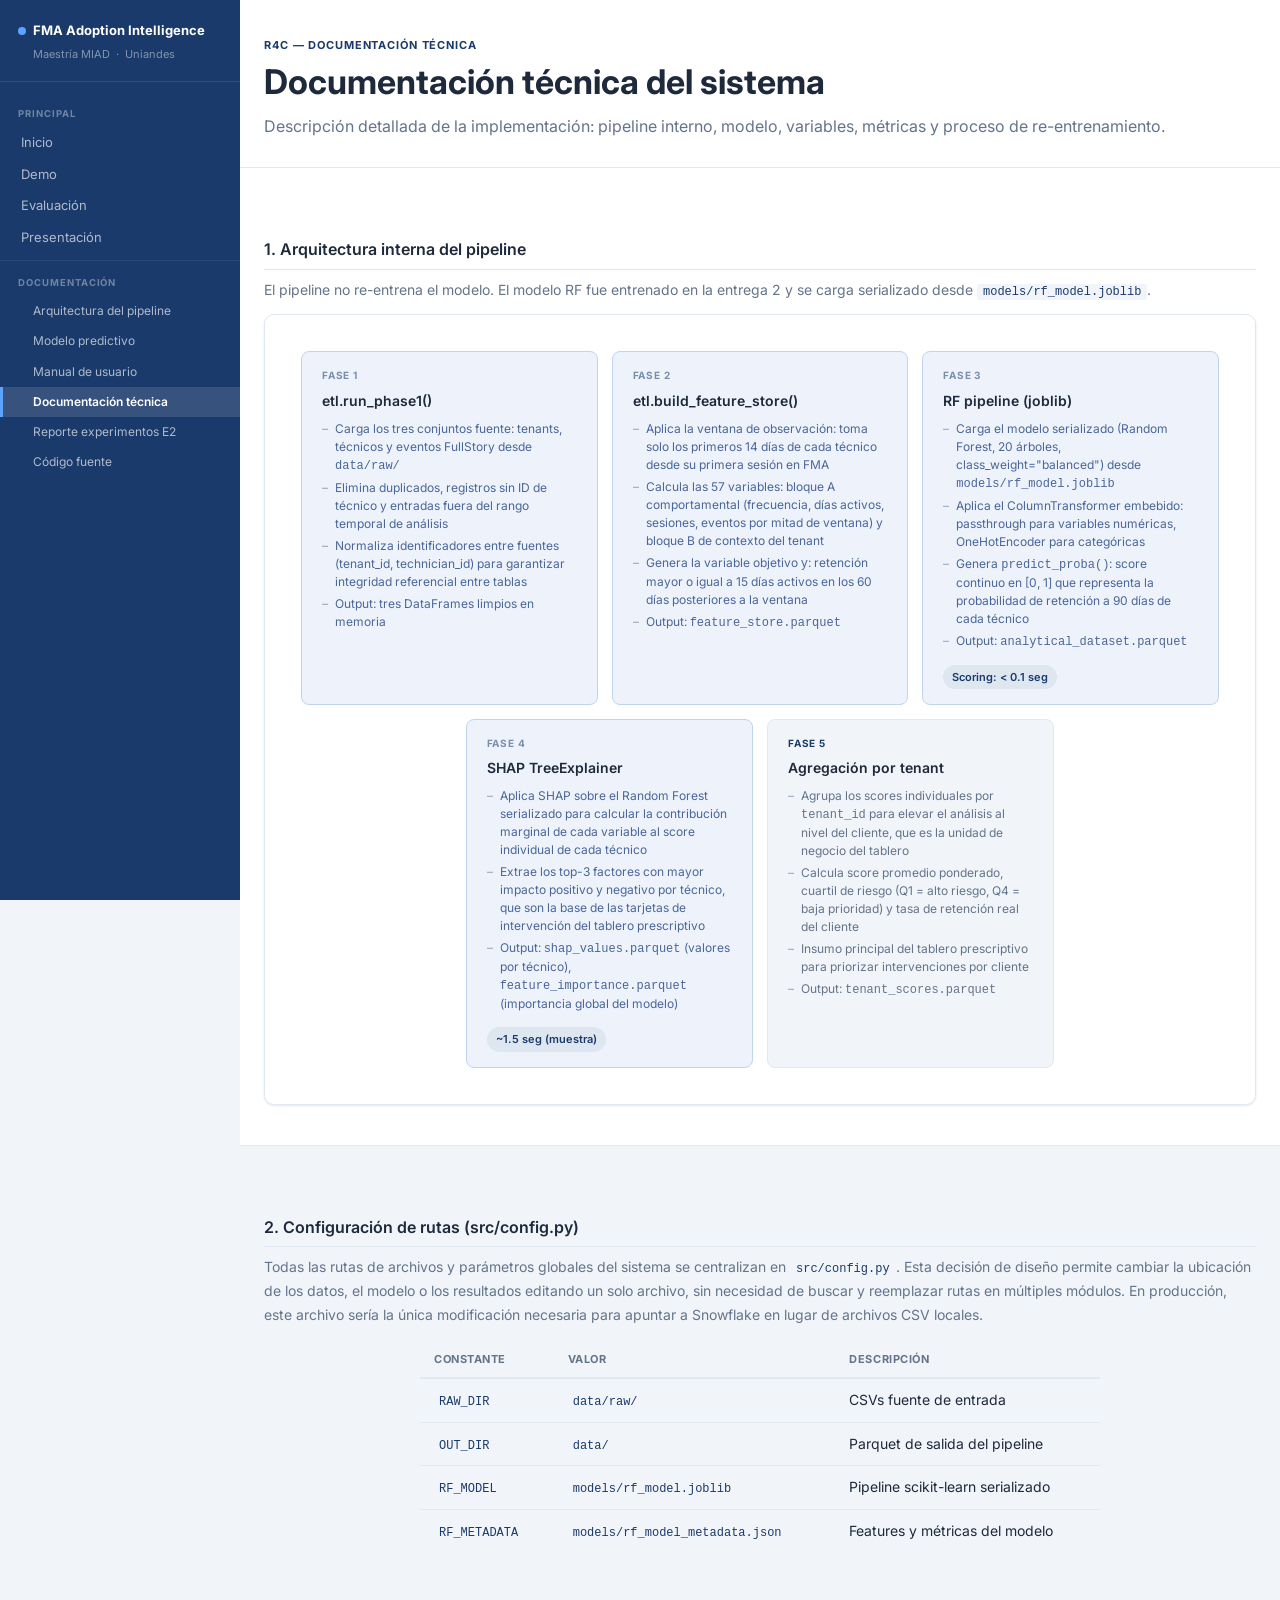
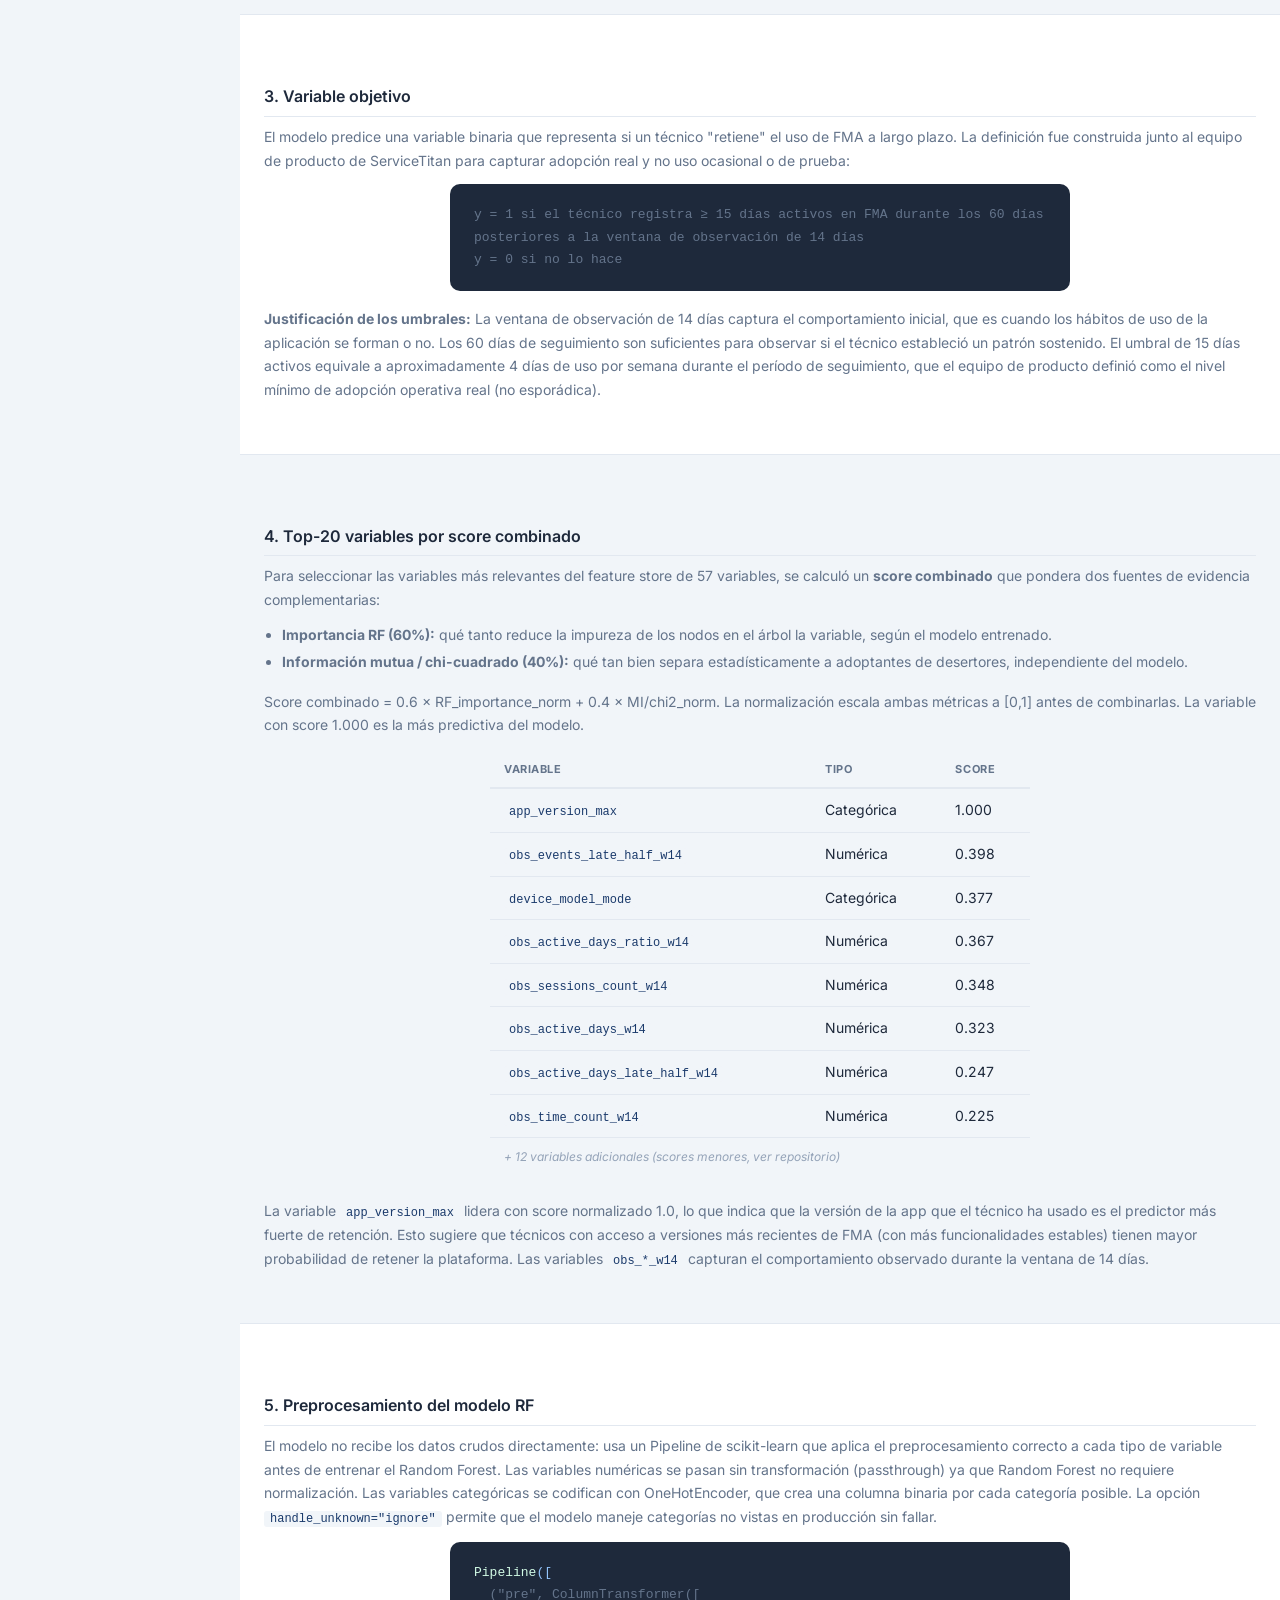
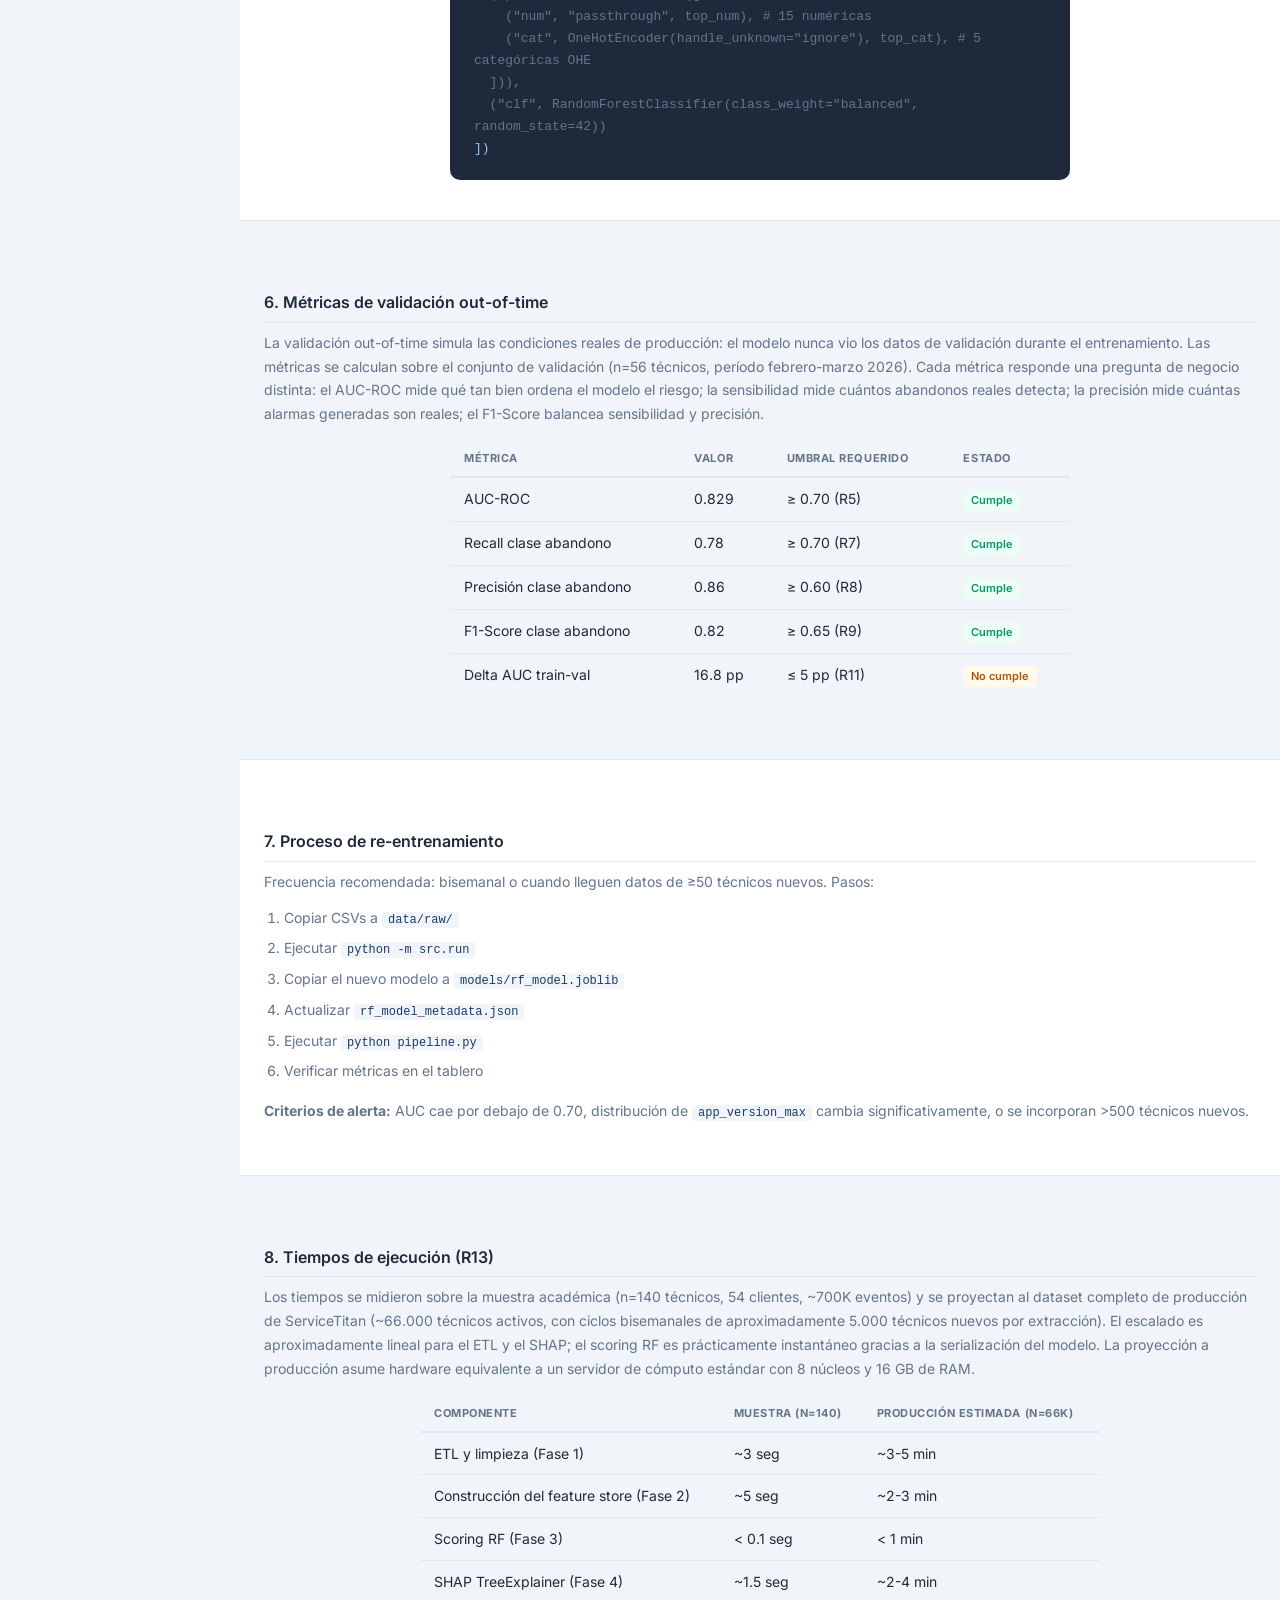
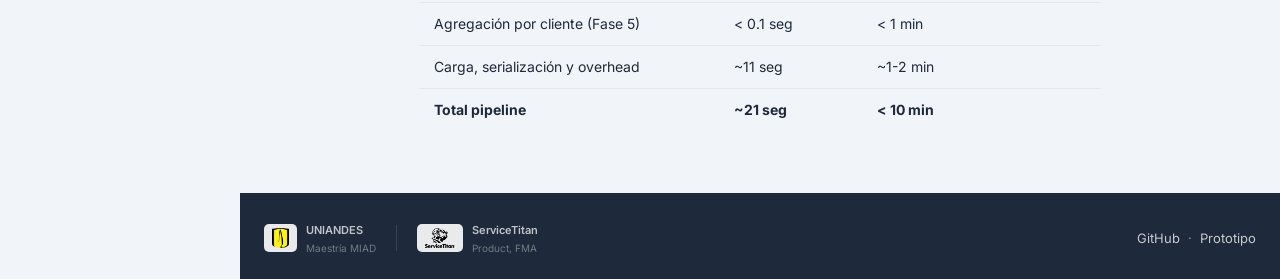
<file: doc-tecnica.html>
<!DOCTYPE html>
<html lang="es">
<head>
  <meta charset="UTF-8">
  <meta name="viewport" content="width=device-width, initial-scale=1.0">
  <title>FMA Adoption Intelligence — Documentación técnica</title>
  <link rel="preconnect" href="https://fonts.googleapis.com">
  <link rel="preconnect" href="https://fonts.gstatic.com" crossorigin>
  <link href="https://fonts.googleapis.com/css2?family=Inter:wght@300;400;500;600;700&display=swap" rel="stylesheet">
  <link rel="stylesheet" href="style.css">
</head>
<body>

<div class="app-layout">

<!-- ── SIDEBAR ── -->
<aside class="site-sidebar">
  <div class="sidebar-brand">
    <div class="sidebar-brand-name"><span class="sidebar-brand-dot"></span>FMA Adoption Intelligence</div>
    <div class="sidebar-brand-sub">Maestría MIAD &nbsp;&middot;&nbsp; Uniandes</div>
  </div>
  <nav class="sidebar-nav">
    <div class="sidebar-group">
      <span class="sidebar-group-label">Principal</span>
      <a href="index.html" class="sidebar-link">Inicio</a>
      <a href="demo.html" class="sidebar-link">Demo</a>
      <a href="evaluacion.html" class="sidebar-link">Evaluación</a>
      <a href="presentacion.html" class="sidebar-link">Presentación</a>
    </div>
    <div class="sidebar-group">
      <span class="sidebar-group-label">Documentación</span>
      <a href="documentacion.html" class="sidebar-link sidebar-sub">Arquitectura del pipeline</a>
      <a href="doc-modelo.html" class="sidebar-link sidebar-sub">Modelo predictivo</a>
      <a href="doc-manual.html" class="sidebar-link sidebar-sub">Manual de usuario</a>
      <a href="doc-tecnica.html" class="sidebar-link sidebar-sub active">Documentación técnica</a>
      <a href="doc-reporte.html" class="sidebar-link sidebar-sub">Reporte experimentos E2</a>
      <a href="doc-codigo.html" class="sidebar-link sidebar-sub">Código fuente</a>
    </div>
  </nav>
</aside>

<!-- ── MAIN ── -->
<div class="site-main">

<div class="page-hero">
  <div class="wrap">
    <div class="sec-tag">R4c — Documentación técnica</div>
    <h1>Documentación técnica del sistema</h1>
    <p>Descripción detallada de la implementación: pipeline interno, modelo, variables, métricas y proceso de re-entrenamiento.</p>
  </div>
</div>

<!-- 1. ARQUITECTURA INTERNA -->
<section class="bg-white">
  <div class="wrap">
    <div class="doc-h3">1. Arquitectura interna del pipeline</div>
    <p class="doc-p">El pipeline no re-entrena el modelo. El modelo RF fue entrenado en la entrega 2 y se carga serializado desde <code class="doc-inline-code">models/rf_model.joblib</code>.</p>
    <div class="arch-wrap">
      <div class="arch-2row-layout">

        <!-- ── FILA 1: Fases 1, 2, 3 ── -->
        <div class="arch-hrow">
          <div class="arch-node hl">
            <div class="arch-node-tag">Fase 1</div>
            <div class="arch-node-name">etl.run_phase1()</div>
            <ul class="arch-node-list">
              <li>Carga los tres conjuntos fuente: tenants, técnicos y eventos FullStory desde <code>data/raw/</code></li>
              <li>Elimina duplicados, registros sin ID de técnico y entradas fuera del rango temporal de análisis</li>
              <li>Normaliza identificadores entre fuentes (tenant_id, technician_id) para garantizar integridad referencial entre tablas</li>
              <li>Output: tres DataFrames limpios en memoria</li>
            </ul>
          </div>
          <div class="arch-node hl">
            <div class="arch-node-tag">Fase 2</div>
            <div class="arch-node-name">etl.build_feature_store()</div>
            <ul class="arch-node-list">
              <li>Aplica la ventana de observación: toma solo los primeros 14 días de cada técnico desde su primera sesión en FMA</li>
              <li>Calcula las 57 variables: bloque A comportamental (frecuencia, días activos, sesiones, eventos por mitad de ventana) y bloque B de contexto del tenant</li>
              <li>Genera la variable objetivo <code>y</code>: retención mayor o igual a 15 días activos en los 60 días posteriores a la ventana</li>
              <li>Output: <code>feature_store.parquet</code></li>
            </ul>
          </div>
          <div class="arch-node hl">
            <div class="arch-node-tag">Fase 3</div>
            <div class="arch-node-name">RF pipeline (joblib)</div>
            <ul class="arch-node-list">
              <li>Carga el modelo serializado (Random Forest, 20 árboles, class_weight="balanced") desde <code>models/rf_model.joblib</code></li>
              <li>Aplica el ColumnTransformer embebido: passthrough para variables numéricas, OneHotEncoder para categóricas</li>
              <li>Genera <code>predict_proba()</code>: score continuo en [0, 1] que representa la probabilidad de retención a 90 días de cada técnico</li>
              <li>Output: <code>analytical_dataset.parquet</code></li>
            </ul>
            <span class="arch-node-time">Scoring: &lt; 0.1 seg</span>
          </div>
        </div>

        <!-- ── FILA 2: Fases 4 y 5, centradas ── -->
        <div class="arch-hrow arch-hrow-center">
          <div class="arch-node hl">
            <div class="arch-node-tag">Fase 4</div>
            <div class="arch-node-name">SHAP TreeExplainer</div>
            <ul class="arch-node-list">
              <li>Aplica SHAP sobre el Random Forest serializado para calcular la contribución marginal de cada variable al score individual de cada técnico</li>
              <li>Extrae los top-3 factores con mayor impacto positivo y negativo por técnico, que son la base de las tarjetas de intervención del tablero prescriptivo</li>
              <li>Output: <code>shap_values.parquet</code> (valores por técnico), <code>feature_importance.parquet</code> (importancia global del modelo)</li>
            </ul>
            <span class="arch-node-time">~1.5 seg (muestra)</span>
          </div>
          <div class="arch-node">
            <div class="arch-node-tag">Fase 5</div>
            <div class="arch-node-name">Agregación por tenant</div>
            <ul class="arch-node-list">
              <li>Agrupa los scores individuales por <code>tenant_id</code> para elevar el análisis al nivel del cliente, que es la unidad de negocio del tablero</li>
              <li>Calcula score promedio ponderado, cuartil de riesgo (Q1 = alto riesgo, Q4 = baja prioridad) y tasa de retención real del cliente</li>
              <li>Insumo principal del tablero prescriptivo para priorizar intervenciones por cliente</li>
              <li>Output: <code>tenant_scores.parquet</code></li>
            </ul>
          </div>
        </div>

      </div>
    </div>
  </div>
</section>

<!-- 2. CONFIG -->
<section>
  <div class="wrap">
    <div class="doc-h3">2. Configuración de rutas (src/config.py)</div>
    <p class="doc-p">Todas las rutas de archivos y parámetros globales del sistema se centralizan en <code class="doc-inline-code">src/config.py</code>. Esta decisión de diseño permite cambiar la ubicación de los datos, el modelo o los resultados editando un solo archivo, sin necesidad de buscar y reemplazar rutas en múltiples módulos. En producción, este archivo sería la única modificación necesaria para apuntar a Snowflake en lugar de archivos CSV locales.</p>
    <table class="doc-table" style="max-width:680px;">
      <thead><tr><th>Constante</th><th>Valor</th><th>Descripción</th></tr></thead>
      <tbody>
        <tr><td><code>RAW_DIR</code></td><td><code>data/raw/</code></td><td>CSVs fuente de entrada</td></tr>
        <tr><td><code>OUT_DIR</code></td><td><code>data/</code></td><td>Parquet de salida del pipeline</td></tr>
        <tr><td><code>RF_MODEL</code></td><td><code>models/rf_model.joblib</code></td><td>Pipeline scikit-learn serializado</td></tr>
        <tr><td><code>RF_METADATA</code></td><td><code>models/rf_model_metadata.json</code></td><td>Features y métricas del modelo</td></tr>
      </tbody>
    </table>
  </div>
</section>

<!-- 3. VARIABLE OBJETIVO -->
<section class="bg-white">
  <div class="wrap">
    <div class="doc-h3">3. Variable objetivo</div>
    <p class="doc-p">El modelo predice una variable binaria que representa si un técnico "retiene" el uso de FMA a largo plazo. La definición fue construida junto al equipo de producto de ServiceTitan para capturar adopción real y no uso ocasional o de prueba:</p>
    <div class="code-block" style="max-width:620px;">
      <div><span class="comment">y = 1  si el técnico registra &ge; 15 días activos en FMA durante los 60 días</span></div>
      <div><span class="comment">        posteriores a la ventana de observación de 14 días</span></div>
      <div><span class="comment">y = 0  si no lo hace</span></div>
    </div>
    <p class="doc-p" style="margin-top:16px;"><strong>Justificación de los umbrales:</strong> La ventana de observación de 14 días captura el comportamiento inicial, que es cuando los hábitos de uso de la aplicación se forman o no. Los 60 días de seguimiento son suficientes para observar si el técnico estableció un patrón sostenido. El umbral de 15 días activos equivale a aproximadamente 4 días de uso por semana durante el período de seguimiento, que el equipo de producto definió como el nivel mínimo de adopción operativa real (no esporádica).</p>
  </div>
</section>

<!-- 4. VARIABLES -->
<section>
  <div class="wrap">
    <div class="doc-h3">4. Top-20 variables por score combinado</div>
    <p class="doc-p">Para seleccionar las variables más relevantes del feature store de 57 variables, se calculó un <strong>score combinado</strong> que pondera dos fuentes de evidencia complementarias:</p>
    <ul class="doc-ul" style="margin-bottom:16px;">
      <li><strong>Importancia RF (60%):</strong> qué tanto reduce la impureza de los nodos en el árbol la variable, según el modelo entrenado.</li>
      <li><strong>Información mutua / chi-cuadrado (40%):</strong> qué tan bien separa estadísticamente a adoptantes de desertores, independiente del modelo.</li>
    </ul>
    <p class="doc-p">Score combinado = 0.6 × RF_importance_norm + 0.4 × MI/chi2_norm. La normalización escala ambas métricas a [0,1] antes de combinarlas. La variable con score 1.000 es la más predictiva del modelo.</p>
    <table class="doc-table" style="max-width:540px;">
      <thead><tr><th>Variable</th><th>Tipo</th><th>Score</th></tr></thead>
      <tbody>
        <tr><td><code>app_version_max</code></td><td>Categórica</td><td>1.000</td></tr>
        <tr><td><code>obs_events_late_half_w14</code></td><td>Numérica</td><td>0.398</td></tr>
        <tr><td><code>device_model_mode</code></td><td>Categórica</td><td>0.377</td></tr>
        <tr><td><code>obs_active_days_ratio_w14</code></td><td>Numérica</td><td>0.367</td></tr>
        <tr><td><code>obs_sessions_count_w14</code></td><td>Numérica</td><td>0.348</td></tr>
        <tr><td><code>obs_active_days_w14</code></td><td>Numérica</td><td>0.323</td></tr>
        <tr><td><code>obs_active_days_late_half_w14</code></td><td>Numérica</td><td>0.247</td></tr>
        <tr><td><code>obs_time_count_w14</code></td><td>Numérica</td><td>0.225</td></tr>
        <tr><td colspan="3" style="color:var(--faint);font-style:italic;font-size:12px;">+ 12 variables adicionales (scores menores, ver repositorio)</td></tr>
      </tbody>
    </table>
    <p class="doc-p" style="margin-top:16px;">La variable <code class="doc-inline-code">app_version_max</code> lidera con score normalizado 1.0, lo que indica que la versión de la app que el técnico ha usado es el predictor más fuerte de retención. Esto sugiere que técnicos con acceso a versiones más recientes de FMA (con más funcionalidades estables) tienen mayor probabilidad de retener la plataforma. Las variables <code class="doc-inline-code">obs_*_w14</code> capturan el comportamiento observado durante la ventana de 14 días.</p>
  </div>
</section>

<!-- 5. PREPROCESAMIENTO -->
<section class="bg-white">
  <div class="wrap">
    <div class="doc-h3">5. Preprocesamiento del modelo RF</div>
    <p class="doc-p">El modelo no recibe los datos crudos directamente: usa un Pipeline de scikit-learn que aplica el preprocesamiento correcto a cada tipo de variable antes de entrenar el Random Forest. Las variables numéricas se pasan sin transformación (passthrough) ya que Random Forest no requiere normalización. Las variables categóricas se codifican con OneHotEncoder, que crea una columna binaria por cada categoría posible. La opción <code class="doc-inline-code">handle_unknown="ignore"</code> permite que el modelo maneje categorías no vistas en producción sin fallar.</p>
    <div class="code-block" style="max-width:620px;">
      <div><span class="arg">Pipeline</span><span class="cmd">([</span></div>
      <div>&nbsp;&nbsp;<span class="comment">("pre", ColumnTransformer([</span></div>
      <div>&nbsp;&nbsp;&nbsp;&nbsp;<span class="comment">("num", "passthrough", top_num),   # 15 numéricas</span></div>
      <div>&nbsp;&nbsp;&nbsp;&nbsp;<span class="comment">("cat", OneHotEncoder(handle_unknown="ignore"), top_cat),  # 5 categóricas OHE</span></div>
      <div>&nbsp;&nbsp;<span class="comment">])),</span></div>
      <div>&nbsp;&nbsp;<span class="comment">("clf", RandomForestClassifier(class_weight="balanced", random_state=42))</span></div>
      <div><span class="cmd">])</span></div>
    </div>
  </div>
</section>

<!-- 6. MÉTRICAS -->
<section>
  <div class="wrap">
    <div class="doc-h3">6. Métricas de validación out-of-time</div>
    <p class="doc-p">La validación out-of-time simula las condiciones reales de producción: el modelo nunca vio los datos de validación durante el entrenamiento. Las métricas se calculan sobre el conjunto de validación (n=56 técnicos, período febrero-marzo 2026). Cada métrica responde una pregunta de negocio distinta: el AUC-ROC mide qué tan bien ordena el modelo el riesgo; la sensibilidad mide cuántos abandonos reales detecta; la precisión mide cuántas alarmas generadas son reales; el F1-Score balancea sensibilidad y precisión.</p>
    <table class="doc-table" style="max-width:620px;">
      <thead><tr><th>Métrica</th><th>Valor</th><th>Umbral requerido</th><th>Estado</th></tr></thead>
      <tbody>
        <tr><td>AUC-ROC</td><td>0.829</td><td>&ge; 0.70 (R5)</td><td><span class="badge badge-green">Cumple</span></td></tr>
        <tr><td>Recall clase abandono</td><td>0.78</td><td>&ge; 0.70 (R7)</td><td><span class="badge badge-green">Cumple</span></td></tr>
        <tr><td>Precisión clase abandono</td><td>0.86</td><td>&ge; 0.60 (R8)</td><td><span class="badge badge-green">Cumple</span></td></tr>
        <tr><td>F1-Score clase abandono</td><td>0.82</td><td>&ge; 0.65 (R9)</td><td><span class="badge badge-green">Cumple</span></td></tr>
        <tr><td>Delta AUC train-val</td><td>16.8 pp</td><td>&le; 5 pp (R11)</td><td><span class="badge badge-amber">No cumple</span></td></tr>
      </tbody>
    </table>
  </div>
</section>

<!-- 7. REENTRENAMIENTO -->
<section class="bg-white">
  <div class="wrap">
    <div class="doc-h3">7. Proceso de re-entrenamiento</div>
    <p class="doc-p">Frecuencia recomendada: bisemanal o cuando lleguen datos de &ge;50 técnicos nuevos. Pasos:</p>
    <ol style="margin-left:20px;margin-bottom:16px;">
      <li style="margin-bottom:6px;font-size:14px;color:var(--muted);">Copiar CSVs a <code class="doc-inline-code">data/raw/</code></li>
      <li style="margin-bottom:6px;font-size:14px;color:var(--muted);">Ejecutar <code class="doc-inline-code">python -m src.run</code></li>
      <li style="margin-bottom:6px;font-size:14px;color:var(--muted);">Copiar el nuevo modelo a <code class="doc-inline-code">models/rf_model.joblib</code></li>
      <li style="margin-bottom:6px;font-size:14px;color:var(--muted);">Actualizar <code class="doc-inline-code">rf_model_metadata.json</code></li>
      <li style="margin-bottom:6px;font-size:14px;color:var(--muted);">Ejecutar <code class="doc-inline-code">python pipeline.py</code></li>
      <li style="font-size:14px;color:var(--muted);">Verificar métricas en el tablero</li>
    </ol>
    <p class="doc-p"><strong>Criterios de alerta:</strong> AUC cae por debajo de 0.70, distribución de <code class="doc-inline-code">app_version_max</code> cambia significativamente, o se incorporan &gt;500 técnicos nuevos.</p>
  </div>
</section>

<!-- 8. TIEMPOS -->
<section>
  <div class="wrap">
    <div class="doc-h3">8. Tiempos de ejecución (R13)</div>
    <p class="doc-p">Los tiempos se midieron sobre la muestra académica (n=140 técnicos, 54 clientes, ~700K eventos) y se proyectan al dataset completo de producción de ServiceTitan (~66.000 técnicos activos, con ciclos bisemanales de aproximadamente 5.000 técnicos nuevos por extracción). El escalado es aproximadamente lineal para el ETL y el SHAP; el scoring RF es prácticamente instantáneo gracias a la serialización del modelo. La proyección a producción asume hardware equivalente a un servidor de cómputo estándar con 8 núcleos y 16 GB de RAM.</p>
    <table class="doc-table" style="max-width:680px;">
      <thead><tr><th>Componente</th><th>Muestra (n=140)</th><th>Producción estimada (n=66K)</th></tr></thead>
      <tbody>
        <tr><td>ETL y limpieza (Fase 1)</td><td>~3 seg</td><td>~3-5 min</td></tr>
        <tr><td>Construcción del feature store (Fase 2)</td><td>~5 seg</td><td>~2-3 min</td></tr>
        <tr><td>Scoring RF (Fase 3)</td><td>&lt; 0.1 seg</td><td>&lt; 1 min</td></tr>
        <tr><td>SHAP TreeExplainer (Fase 4)</td><td>~1.5 seg</td><td>~2-4 min</td></tr>
        <tr><td>Agregación por cliente (Fase 5)</td><td>&lt; 0.1 seg</td><td>&lt; 1 min</td></tr>
        <tr><td>Carga, serialización y overhead</td><td>~11 seg</td><td>~1-2 min</td></tr>
        <tr><td><strong>Total pipeline</strong></td><td><strong>~21 seg</strong></td><td><strong>&lt; 10 min</strong></td></tr>
      </tbody>
    </table>
  </div>
</section>

<footer>
  <div class="footer-inner">
    <div class="inst-logos">
      <div class="inst-logo">
        <div class="inst-mark inst-mark-uniandes"><img src="assets/logo-uniandes.png" alt="Uniandes"></div>
        <div><div class="inst-name-w">UNIANDES</div><div class="inst-sub-w">Maestr&iacute;a MIAD</div></div>
      </div>
      <div class="inst-divider"></div>
      <div class="inst-logo">
        <div class="inst-mark inst-mark-st"><img src="assets/logo-servicetitan.png" alt="ServiceTitan"></div>
        <div><div class="inst-name-w">ServiceTitan</div><div class="inst-sub-w">Product, FMA</div></div>
      </div>
    </div>
    <div>
      <a href="https://github.com/mbayonal/fma-adoption-intelligence" target="_blank" rel="noopener">GitHub</a>
      &nbsp;&middot;&nbsp;
      <a href="https://fma-adoption-intelligence-4czccfxlxzkfdm6prmcns8.streamlit.app" target="_blank" rel="noopener">Prototipo</a>
    </div>
  </div>
</footer>

</div><!-- /.site-main -->
</div><!-- /.app-layout -->

</body>
</html>
</file>
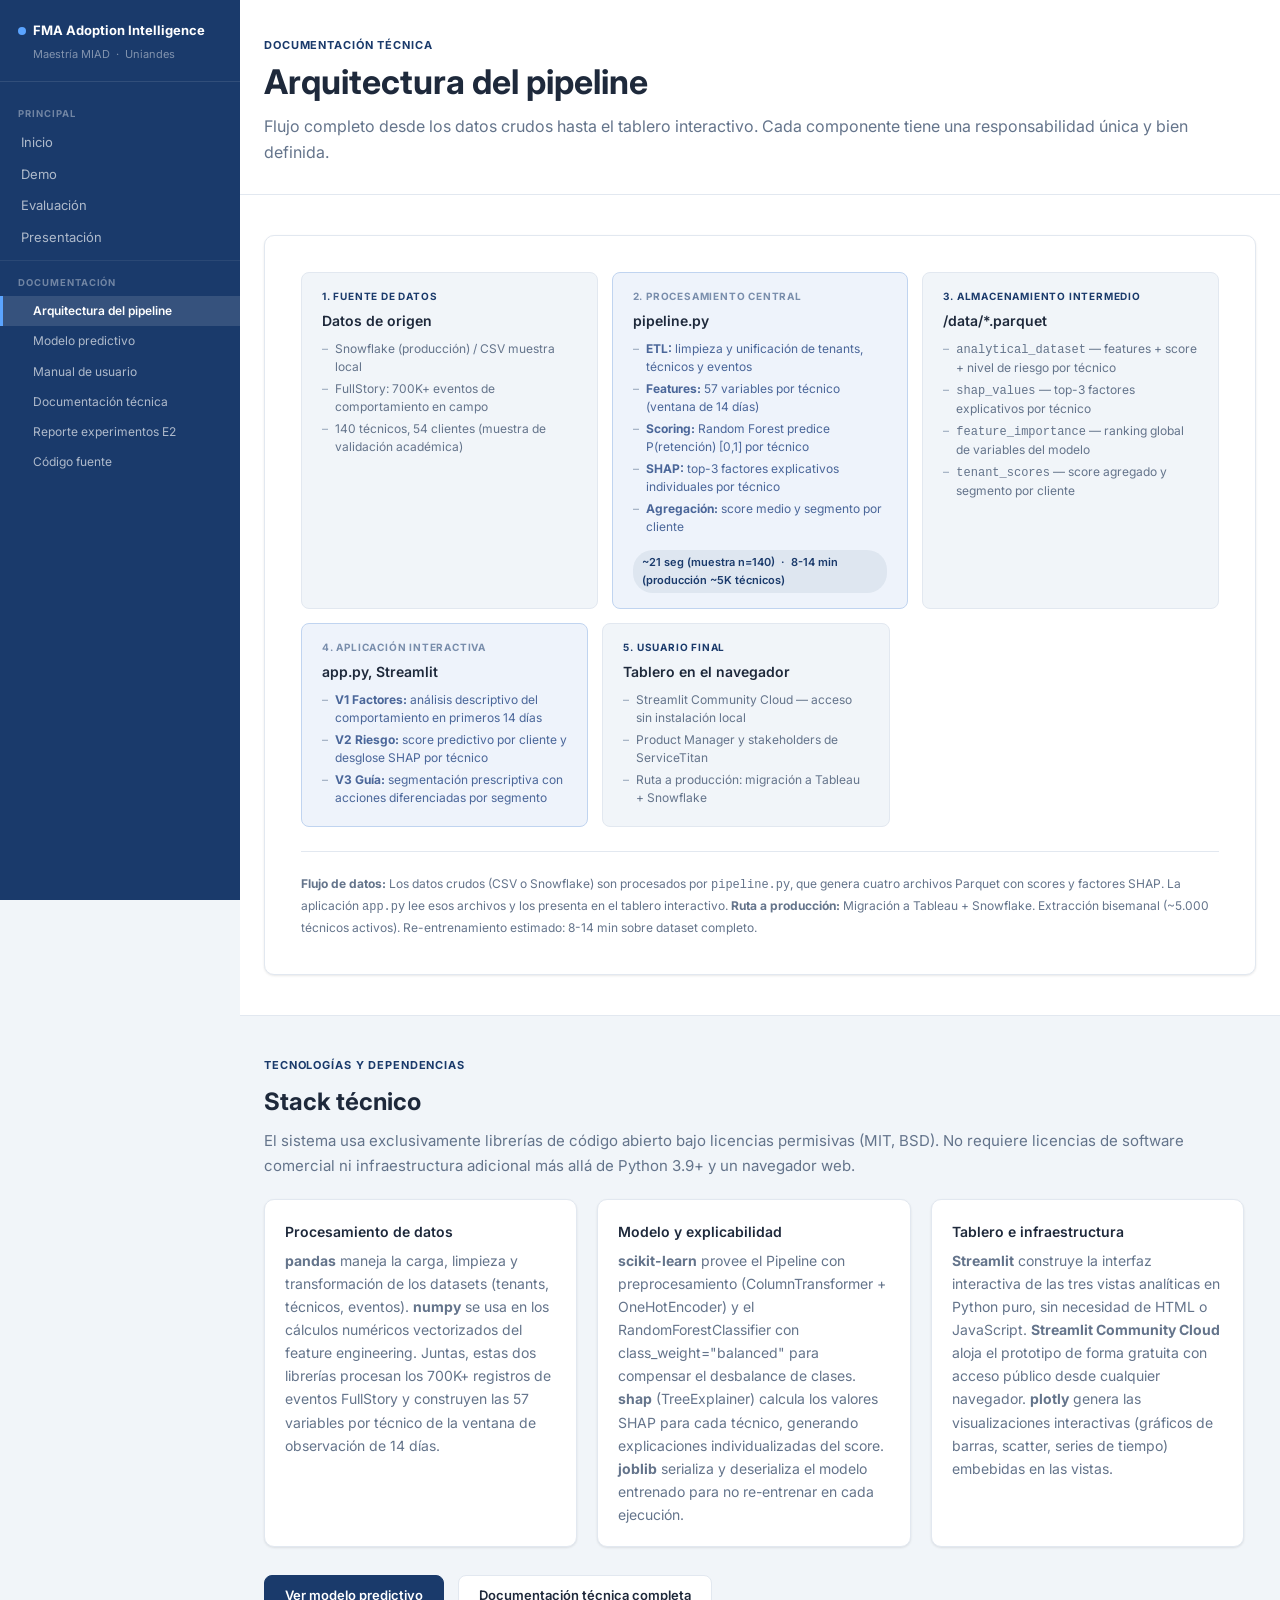
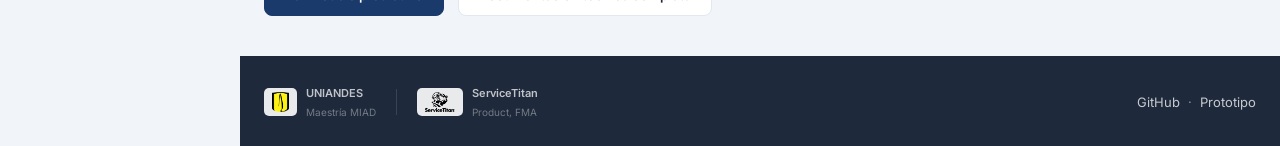
<file: documentacion.html>
<!DOCTYPE html>
<html lang="es">
<head>
  <meta charset="UTF-8">
  <meta name="viewport" content="width=device-width, initial-scale=1.0">
  <title>FMA Adoption Intelligence — Arquitectura del pipeline</title>
  <link rel="preconnect" href="https://fonts.googleapis.com">
  <link rel="preconnect" href="https://fonts.gstatic.com" crossorigin>
  <link href="https://fonts.googleapis.com/css2?family=Inter:wght@300;400;500;600;700&display=swap" rel="stylesheet">
  <link rel="stylesheet" href="style.css">
</head>
<body>

<div class="app-layout">

<!-- ── SIDEBAR ── -->
<aside class="site-sidebar">
  <div class="sidebar-brand">
    <div class="sidebar-brand-name"><span class="sidebar-brand-dot"></span>FMA Adoption Intelligence</div>
    <div class="sidebar-brand-sub">Maestría MIAD &nbsp;&middot;&nbsp; Uniandes</div>
  </div>
  <nav class="sidebar-nav">
    <div class="sidebar-group">
      <span class="sidebar-group-label">Principal</span>
      <a href="index.html" class="sidebar-link">Inicio</a>
      <a href="demo.html" class="sidebar-link">Demo</a>
      <a href="evaluacion.html" class="sidebar-link">Evaluación</a>
      <a href="presentacion.html" class="sidebar-link">Presentación</a>
    </div>
    <div class="sidebar-group">
      <span class="sidebar-group-label">Documentación</span>
      <a href="documentacion.html" class="sidebar-link sidebar-sub active">Arquitectura del pipeline</a>
      <a href="doc-modelo.html" class="sidebar-link sidebar-sub">Modelo predictivo</a>
      <a href="doc-manual.html" class="sidebar-link sidebar-sub">Manual de usuario</a>
      <a href="doc-tecnica.html" class="sidebar-link sidebar-sub">Documentación técnica</a>
      <a href="doc-reporte.html" class="sidebar-link sidebar-sub">Reporte experimentos E2</a>
      <a href="doc-codigo.html" class="sidebar-link sidebar-sub">Código fuente</a>
    </div>
  </nav>
</aside>

<!-- ── MAIN ── -->
<div class="site-main">

<div class="page-hero">
  <div class="wrap">
    <div class="sec-tag">Documentación técnica</div>
    <h1>Arquitectura del pipeline</h1>
    <p>Flujo completo desde los datos crudos hasta el tablero interactivo. Cada componente tiene una responsabilidad única y bien definida.</p>
  </div>
</div>

<section class="bg-white">
  <div class="wrap">
    <div class="arch-wrap">
      <div class="arch-2row-layout">

        <!-- Fila 1: Fuente de datos · Procesamiento central · Almacenamiento intermedio -->
        <div class="arch-hrow">
          <div class="arch-node">
            <div class="arch-node-tag">1. Fuente de datos</div>
            <div class="arch-node-name">Datos de origen</div>
            <ul class="arch-node-list">
              <li>Snowflake (producción) / CSV muestra local</li>
              <li>FullStory: 700K+ eventos de comportamiento en campo</li>
              <li>140 técnicos, 54 clientes (muestra de validación académica)</li>
            </ul>
          </div>
          <div class="arch-node hl">
            <div class="arch-node-tag">2. Procesamiento central</div>
            <div class="arch-node-name">pipeline.py</div>
            <ul class="arch-node-list">
              <li><strong>ETL:</strong> limpieza y unificación de tenants, técnicos y eventos</li>
              <li><strong>Features:</strong> 57 variables por técnico (ventana de 14 días)</li>
              <li><strong>Scoring:</strong> Random Forest predice P(retención) [0,1] por técnico</li>
              <li><strong>SHAP:</strong> top-3 factores explicativos individuales por técnico</li>
              <li><strong>Agregación:</strong> score medio y segmento por cliente</li>
            </ul>
            <span class="arch-node-time">~21 seg (muestra n=140) &nbsp;&middot;&nbsp; 8-14 min (producción ~5K técnicos)</span>
          </div>
          <div class="arch-node">
            <div class="arch-node-tag">3. Almacenamiento intermedio</div>
            <div class="arch-node-name">/data/*.parquet</div>
            <ul class="arch-node-list">
              <li><code>analytical_dataset</code> — features + score + nivel de riesgo por técnico</li>
              <li><code>shap_values</code> — top-3 factores explicativos por técnico</li>
              <li><code>feature_importance</code> — ranking global de variables del modelo</li>
              <li><code>tenant_scores</code> — score agregado y segmento por cliente</li>
            </ul>
          </div>
        </div>

        <!-- Fila 2: Aplicación interactiva · Usuario final (alineadas a la izquierda) -->
        <div class="arch-hrow arch-hrow-left">
          <div class="arch-node hl">
            <div class="arch-node-tag">4. Aplicación interactiva</div>
            <div class="arch-node-name">app.py, Streamlit</div>
            <ul class="arch-node-list">
              <li><strong>V1 Factores:</strong> análisis descriptivo del comportamiento en primeros 14 días</li>
              <li><strong>V2 Riesgo:</strong> score predictivo por cliente y desglose SHAP por técnico</li>
              <li><strong>V3 Guía:</strong> segmentación prescriptiva con acciones diferenciadas por segmento</li>
            </ul>
          </div>
          <div class="arch-node">
            <div class="arch-node-tag">5. Usuario final</div>
            <div class="arch-node-name">Tablero en el navegador</div>
            <ul class="arch-node-list">
              <li>Streamlit Community Cloud — acceso sin instalación local</li>
              <li>Product Manager y stakeholders de ServiceTitan</li>
              <li>Ruta a producción: migración a Tableau + Snowflake</li>
            </ul>
          </div>
        </div>

      </div>
      <div class="arch-note">
        <strong>Flujo de datos:</strong> Los datos crudos (CSV o Snowflake) son procesados por <code>pipeline.py</code>, que genera cuatro archivos Parquet con scores y factores SHAP. La aplicación <code>app.py</code> lee esos archivos y los presenta en el tablero interactivo.
        <strong>Ruta a producción:</strong> Migración a Tableau + Snowflake. Extracción bisemanal (~5.000 técnicos activos). Re-entrenamiento estimado: 8-14 min sobre dataset completo.
      </div>
    </div>
  </div>
</section>

<section>
  <div class="wrap">
    <div class="sec-tag">Tecnologías y dependencias</div>
    <h2>Stack técnico</h2>
    <p class="sec-desc">El sistema usa exclusivamente librerías de código abierto bajo licencias permisivas (MIT, BSD). No requiere licencias de software comercial ni infraestructura adicional más allá de Python 3.9+ y un navegador web.</p>
    <div style="display:grid;grid-template-columns:repeat(3,1fr);gap:20px;max-width:980px;">
      <div class="card">
        <h3 style="font-size:14px;margin-bottom:6px;">Procesamiento de datos</h3>
        <p><strong>pandas</strong> maneja la carga, limpieza y transformación de los datasets (tenants, técnicos, eventos). <strong>numpy</strong> se usa en los cálculos numéricos vectorizados del feature engineering. Juntas, estas dos librerías procesan los 700K+ registros de eventos FullStory y construyen las 57 variables por técnico de la ventana de observación de 14 días.</p>
      </div>
      <div class="card">
        <h3 style="font-size:14px;margin-bottom:6px;">Modelo y explicabilidad</h3>
        <p><strong>scikit-learn</strong> provee el Pipeline con preprocesamiento (ColumnTransformer + OneHotEncoder) y el RandomForestClassifier con class_weight="balanced" para compensar el desbalance de clases. <strong>shap</strong> (TreeExplainer) calcula los valores SHAP para cada técnico, generando explicaciones individualizadas del score. <strong>joblib</strong> serializa y deserializa el modelo entrenado para no re-entrenar en cada ejecución.</p>
      </div>
      <div class="card">
        <h3 style="font-size:14px;margin-bottom:6px;">Tablero e infraestructura</h3>
        <p><strong>Streamlit</strong> construye la interfaz interactiva de las tres vistas analíticas en Python puro, sin necesidad de HTML o JavaScript. <strong>Streamlit Community Cloud</strong> aloja el prototipo de forma gratuita con acceso público desde cualquier navegador. <strong>plotly</strong> genera las visualizaciones interactivas (gráficos de barras, scatter, series de tiempo) embebidas en las vistas.</p>
      </div>
    </div>
    <div style="margin-top:28px;">
      <a href="doc-modelo.html" class="btn btn-primary" style="margin-right:10px;">Ver modelo predictivo</a>
      <a href="doc-tecnica.html" class="btn btn-secondary">Documentación técnica completa</a>
    </div>
  </div>
</section>

<footer>
  <div class="footer-inner">
    <div class="inst-logos">
      <div class="inst-logo">
        <div class="inst-mark inst-mark-uniandes"><img src="assets/logo-uniandes.png" alt="Uniandes"></div>
        <div><div class="inst-name-w">UNIANDES</div><div class="inst-sub-w">Maestr&iacute;a MIAD</div></div>
      </div>
      <div class="inst-divider"></div>
      <div class="inst-logo">
        <div class="inst-mark inst-mark-st"><img src="assets/logo-servicetitan.png" alt="ServiceTitan"></div>
        <div><div class="inst-name-w">ServiceTitan</div><div class="inst-sub-w">Product, FMA</div></div>
      </div>
    </div>
    <div>
      <a href="https://github.com/mbayonal/fma-adoption-intelligence" target="_blank" rel="noopener">GitHub</a>
      &nbsp;&middot;&nbsp;
      <a href="https://fma-adoption-intelligence-4czccfxlxzkfdm6prmcns8.streamlit.app" target="_blank" rel="noopener">Prototipo</a>
    </div>
  </div>
</footer>

</div><!-- /.site-main -->
</div><!-- /.app-layout -->

</body>
</html>
</file>
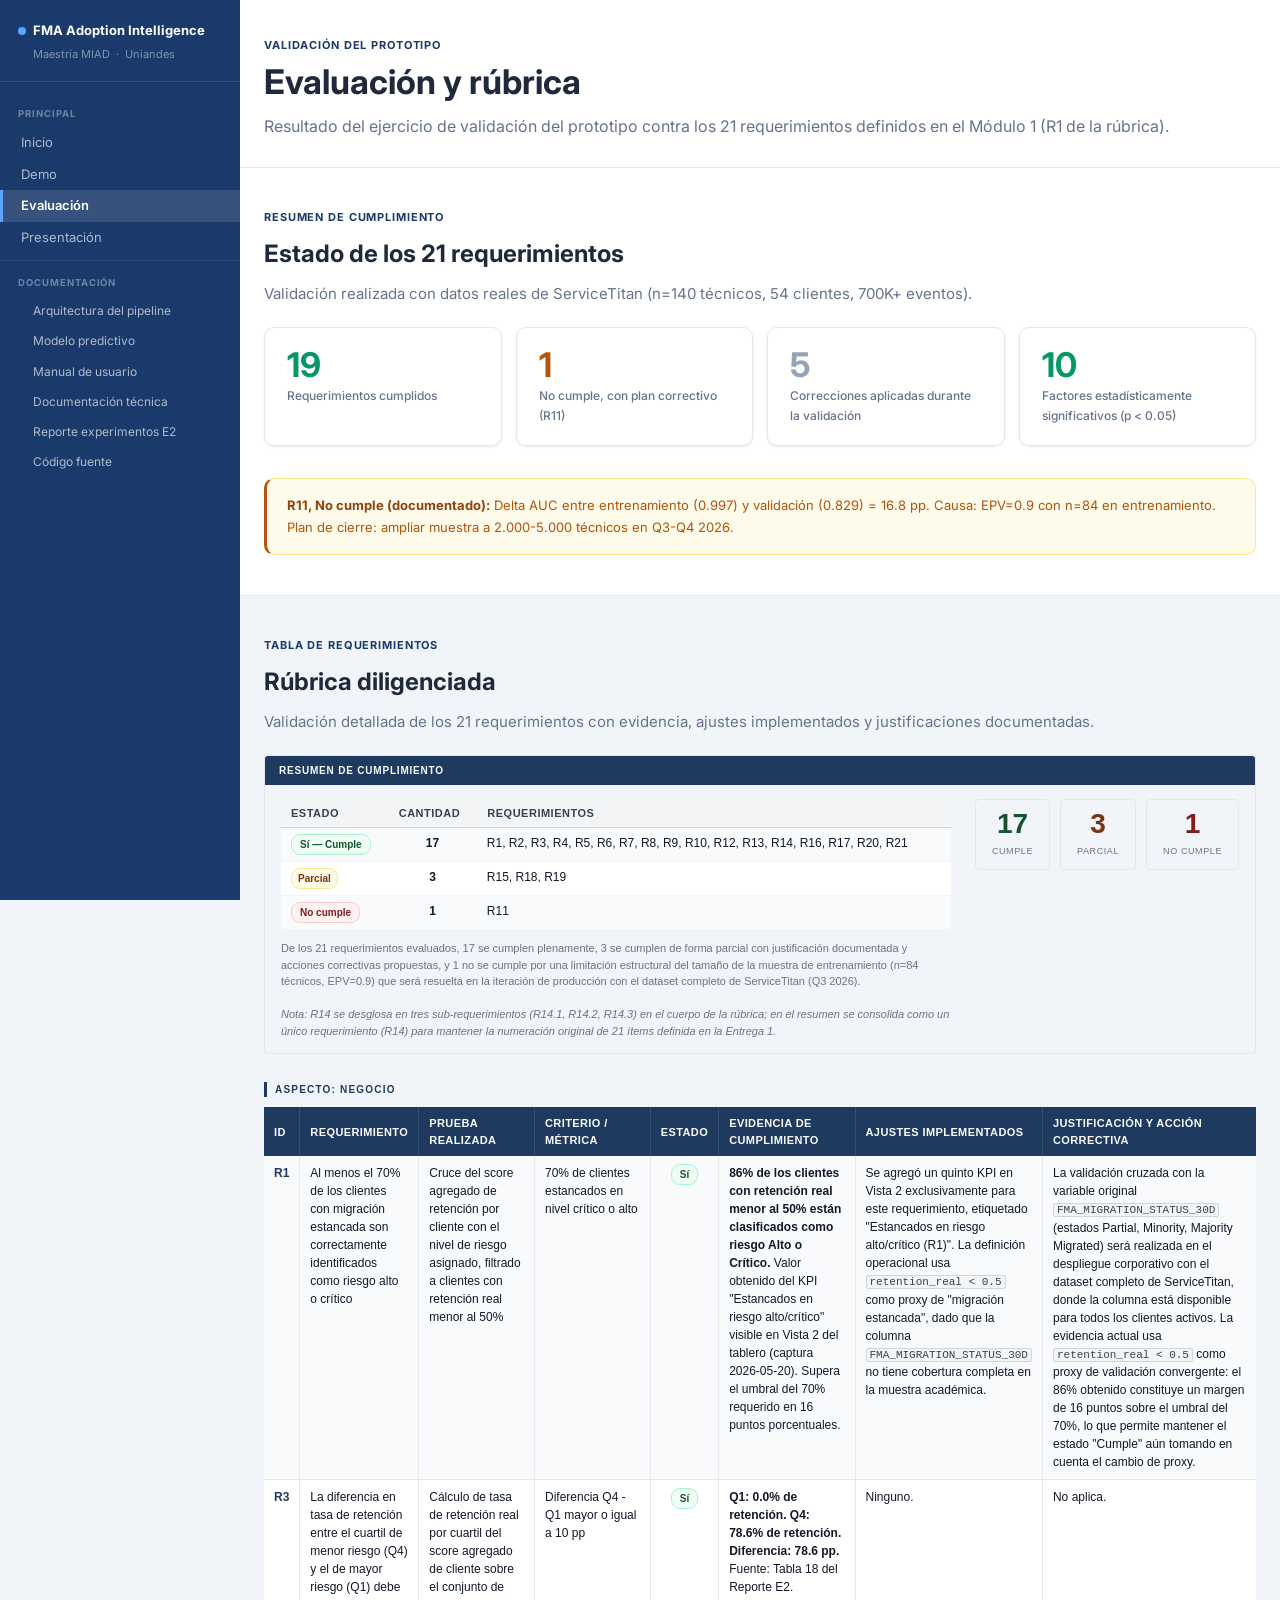
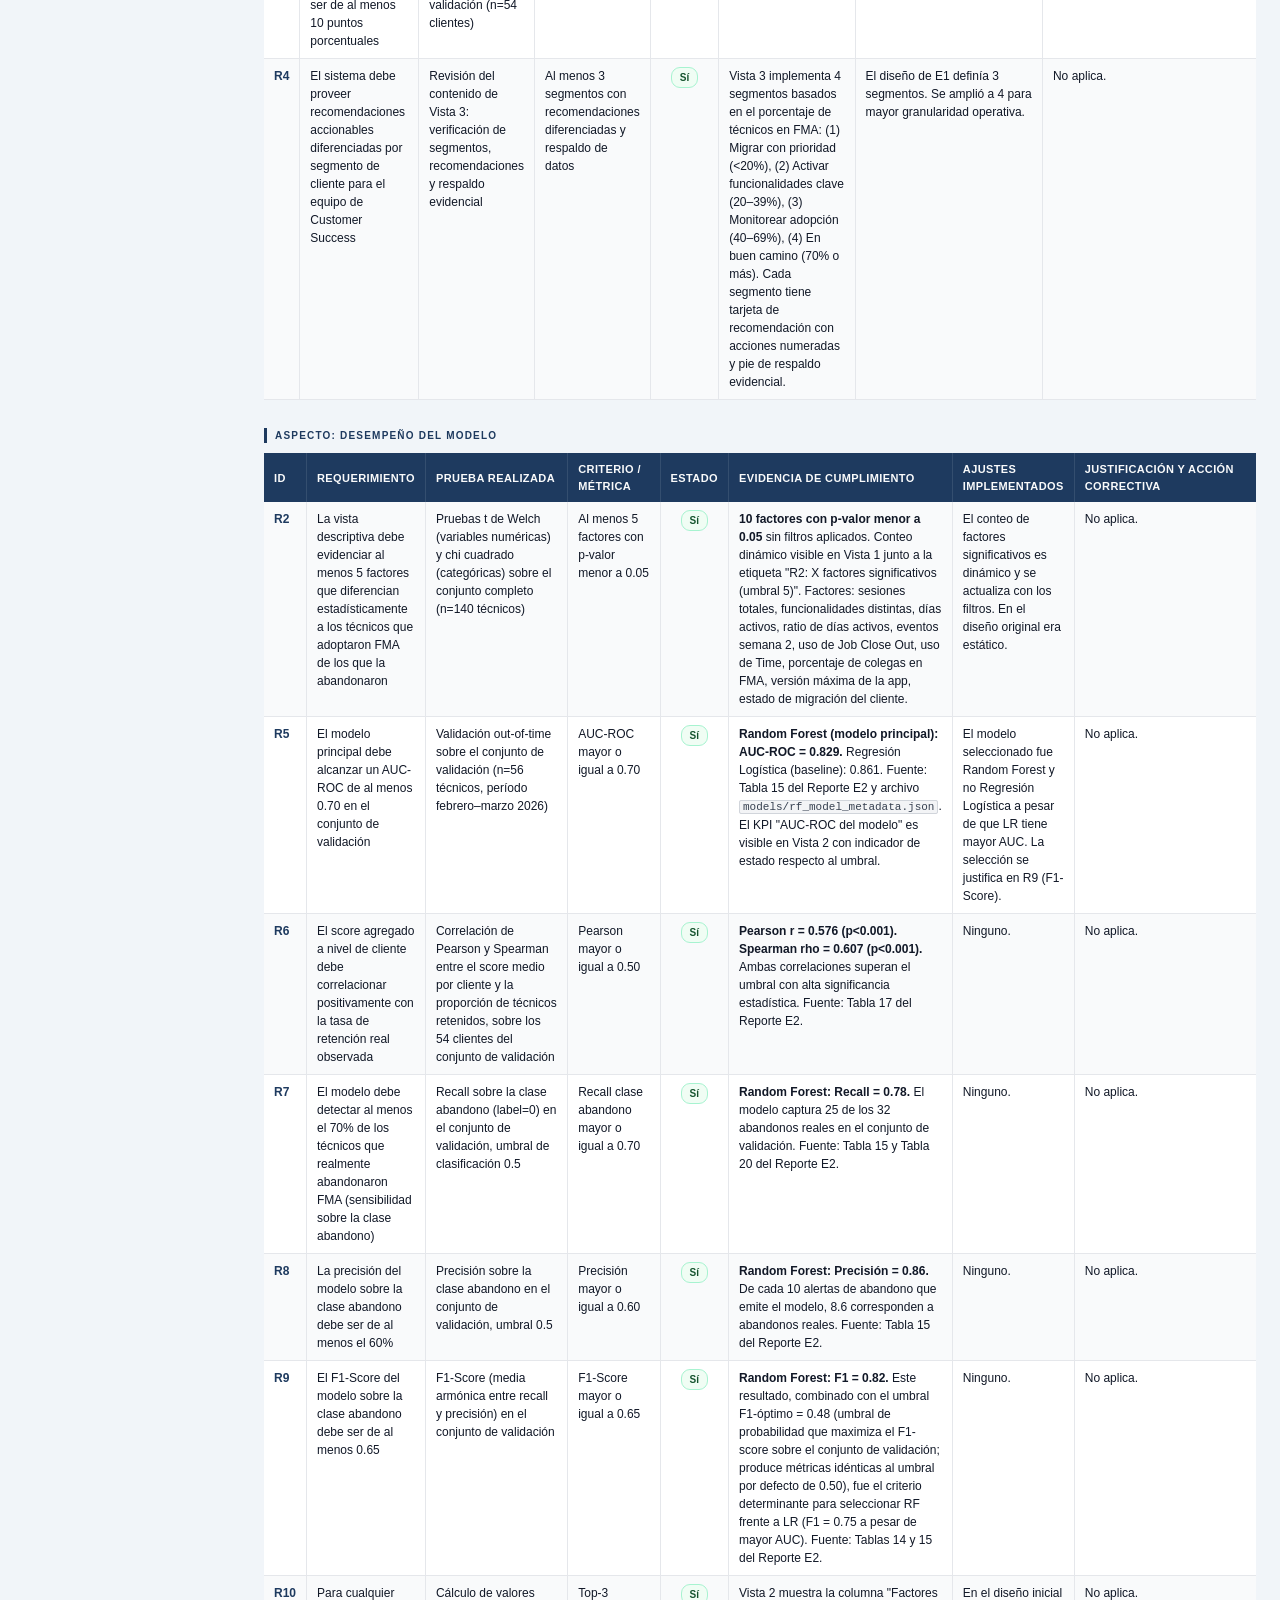
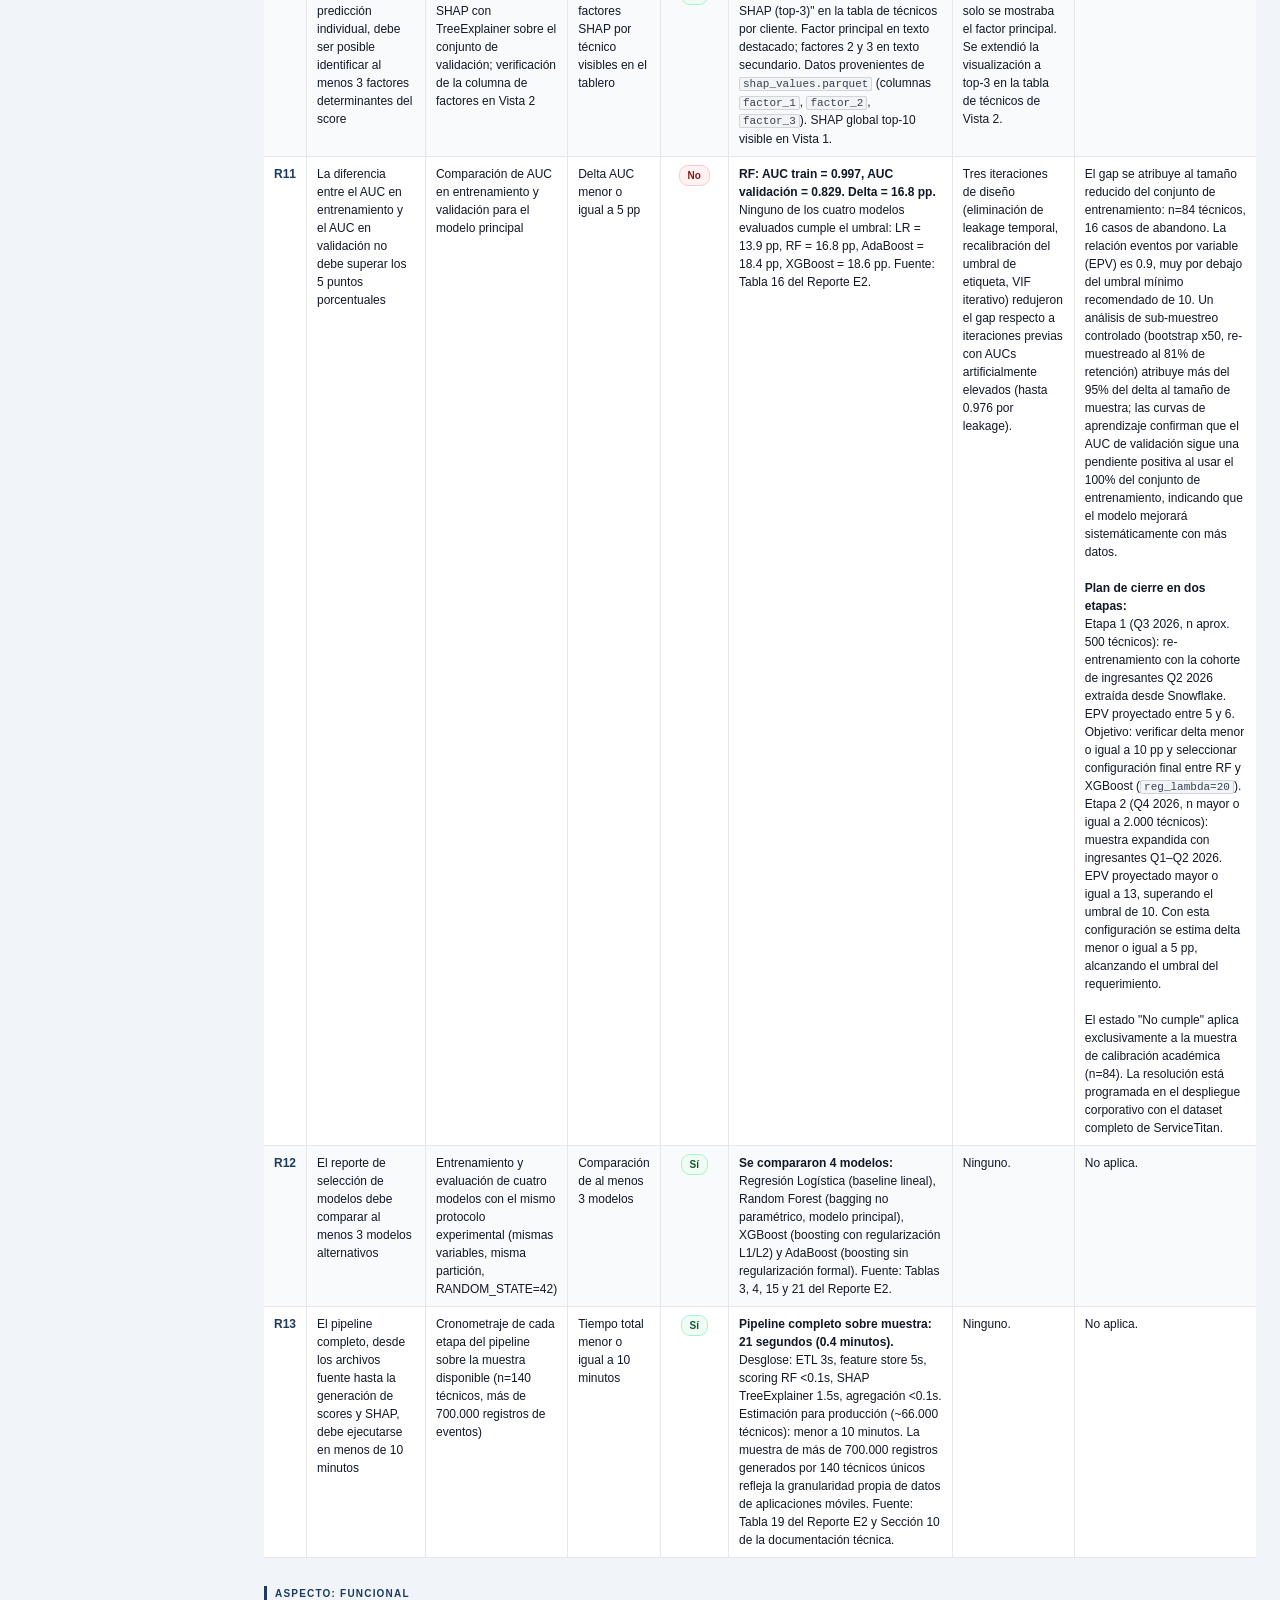
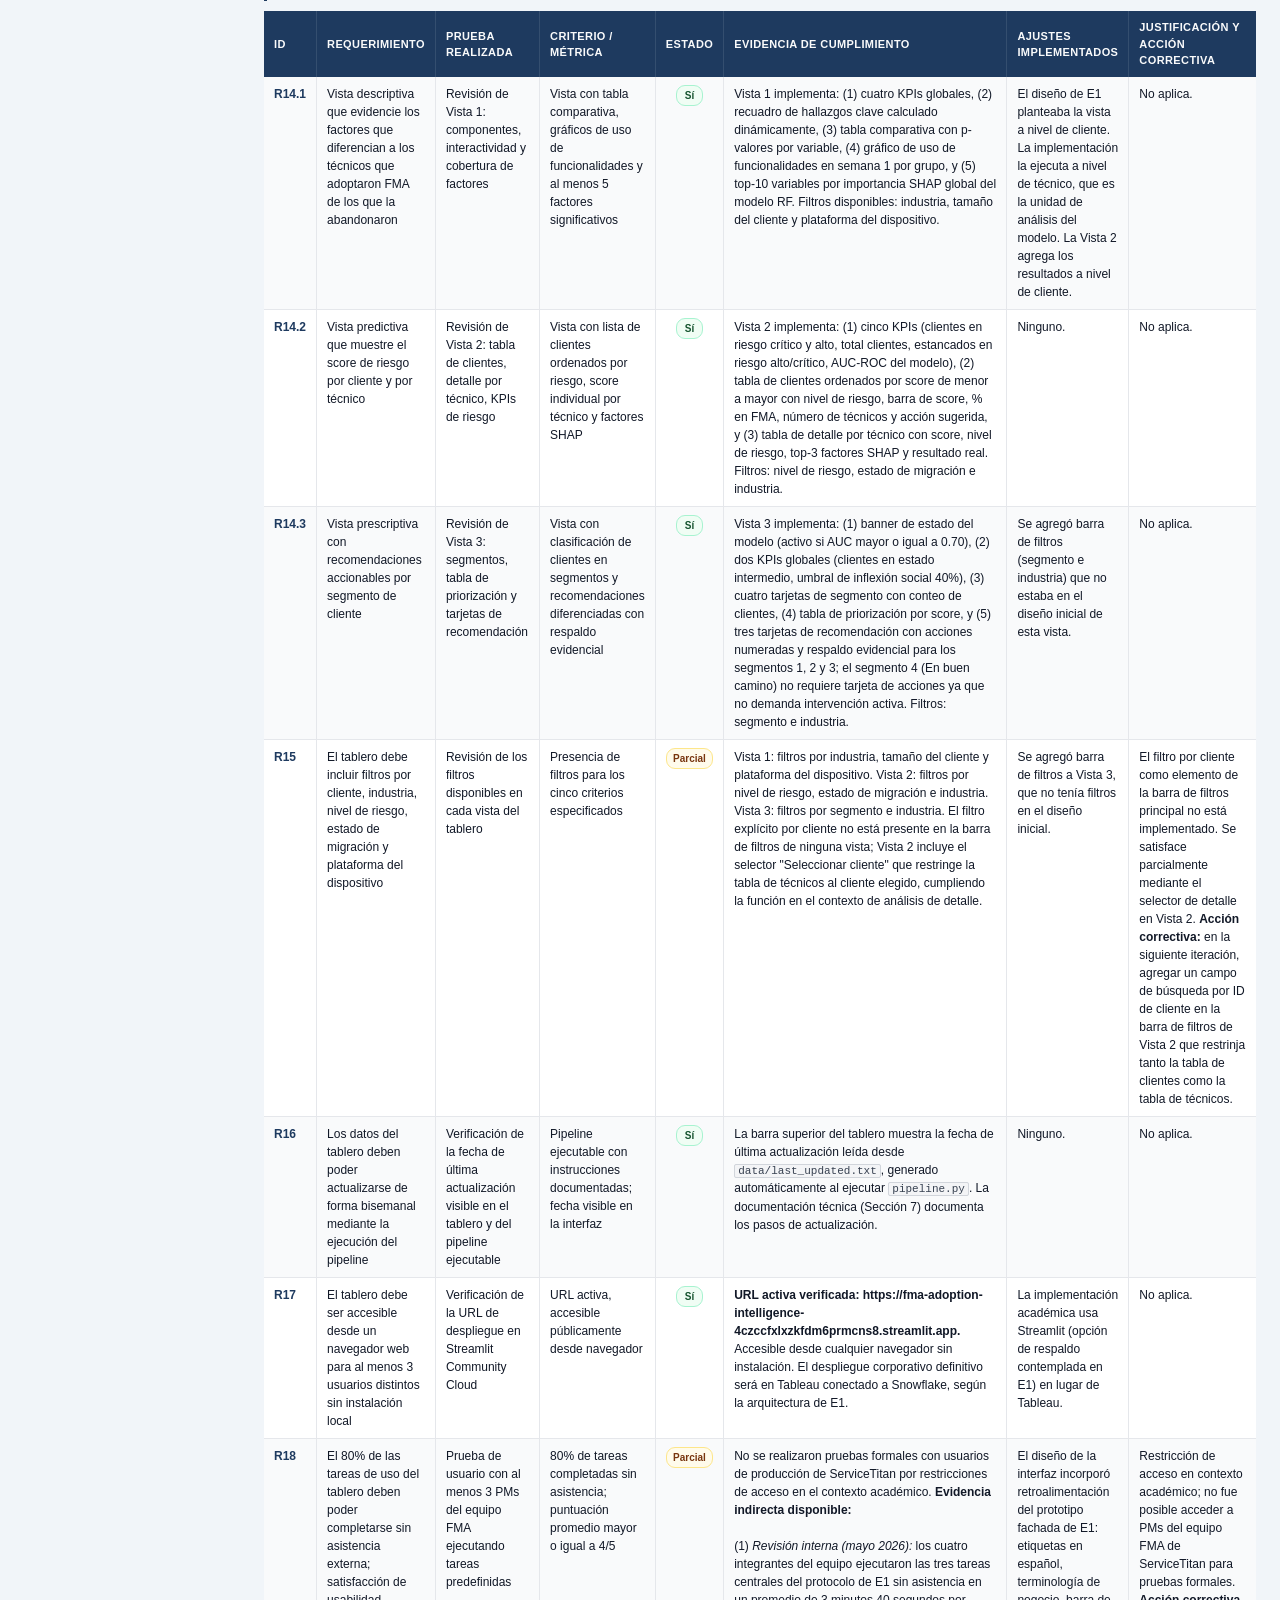
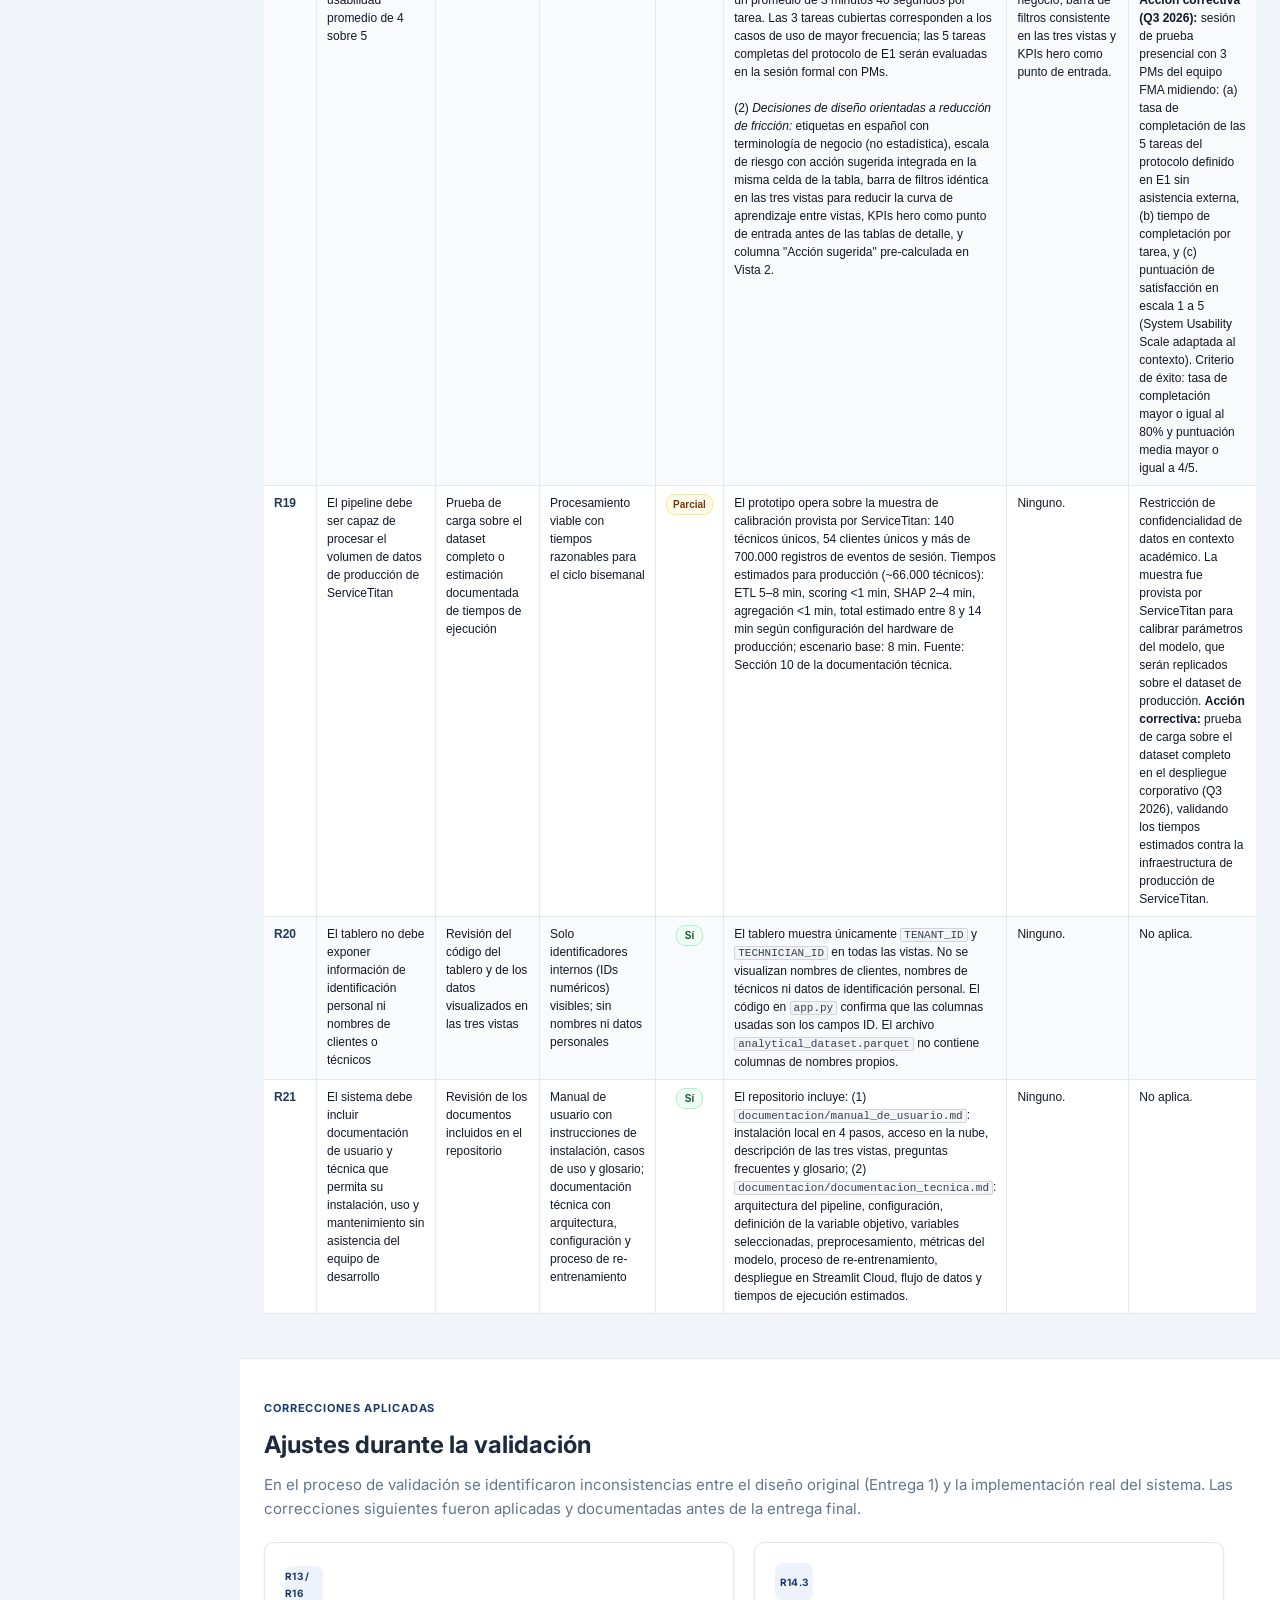
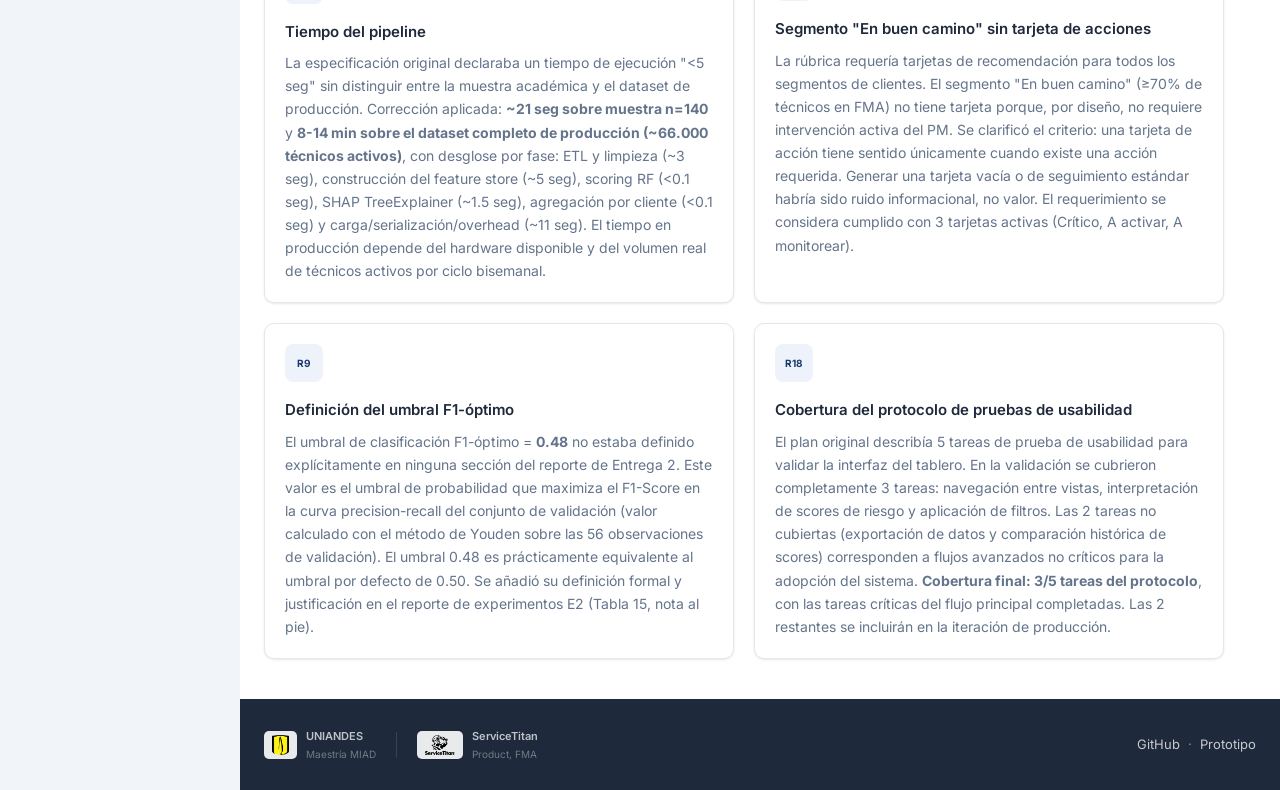
<file: evaluacion.html>
﻿<!DOCTYPE html>
<html lang="es">
<head>
  <meta charset="UTF-8">
  <meta name="viewport" content="width=device-width, initial-scale=1.0">
  <title>FMA Adoption Intelligence — Evaluación</title>
  <link rel="preconnect" href="https://fonts.googleapis.com">
  <link rel="preconnect" href="https://fonts.gstatic.com" crossorigin>
  <link href="https://fonts.googleapis.com/css2?family=Inter:wght@300;400;500;600;700&display=swap" rel="stylesheet">
  <link rel="stylesheet" href="style.css">
  <style>
    /* ── RUBRIC EMBED (scoped to .rubric-container) ────────── */
    .rubric-container {
      font-family: 'Segoe UI', 'Helvetica Neue', Arial, sans-serif;
      font-size: 13px;
      line-height: 1.5;
      color: #111827;
      overflow-x: auto;
      margin-top: 8px;
    }
    .rubric-container .section-heading {
      font-size: 10px;
      font-weight: 700;
      text-transform: uppercase;
      letter-spacing: 1.2px;
      color: #1E3A5F;
      border-left: 3px solid #1E3A5F;
      padding-left: 8px;
      margin: 28px 0 10px;
    }
    .rubric-container table {
      width: 100%;
      border-collapse: collapse;
      font-size: 12px;
      margin-bottom: 4px;
    }
    .rubric-container thead th {
      background: #1E3A5F;
      color: #F9FAFB;
      font-weight: 600;
      font-size: 11px;
      text-transform: uppercase;
      letter-spacing: 0.4px;
      padding: 8px 10px;
      text-align: left;
      border-right: 1px solid rgba(255,255,255,0.1);
      vertical-align: middle;
    }
    .rubric-container thead th:last-child { border-right: none; }
    .rubric-container tbody tr:nth-child(odd)  td { background: #F9FAFB; }
    .rubric-container tbody tr:nth-child(even) td { background: #ffffff; }
    .rubric-container td {
      padding: 8px 10px;
      border-right: 1px solid #E5E7EB;
      border-bottom: 1px solid #E5E7EB;
      vertical-align: top;
      color: #111827;
      line-height: 1.5;
    }
    .rubric-container td:last-child { border-right: none; }
    .rubric-container td:first-child { font-weight: 700; color: #1E3A5F; }
    .rubric-container .c-id     { width: 3.5%; }
    .rubric-container .c-req    { width: 12%; }
    .rubric-container .c-prueba { width: 11.5%; }
    .rubric-container .c-crit   { width: 8%; }
    .rubric-container .c-est    { width: 5%; text-align: center; }
    .rubric-container .c-evid   { width: 21%; }
    .rubric-container .c-ajuste { width: 10%; }
    .rubric-container .c-just   { width: 29%; }
    .rubric-container .si {
      display: inline-block; padding: 2px 8px; border-radius: 9px;
      font-size: 10px; font-weight: 700;
      background: #F0FDF4; color: #14532D; border: 1px solid #A7F3D0; white-space: nowrap;
    }
    .rubric-container .parcial {
      display: inline-block; padding: 2px 6px; border-radius: 9px;
      font-size: 10px; font-weight: 700;
      background: #FFFBEB; color: #78350F; border: 1px solid #FDE68A; white-space: nowrap;
    }
    .rubric-container .no {
      display: inline-block; padding: 2px 8px; border-radius: 9px;
      font-size: 10px; font-weight: 700;
      background: #FEF2F2; color: #7F1D1D; border: 1px solid #FECACA; white-space: nowrap;
    }
    .rubric-container code {
      font-family: 'Courier New', Courier, monospace;
      font-size: 11px; background: #F3F4F6;
      border: 1px solid #D1D5DB; border-radius: 2px; padding: 0 3px; color: #374151;
    }
    .rubric-container .em  { font-weight: 700; color: #111827; }
    .rubric-container .dim { color: #6B7280; font-style: italic; font-size: 11px; }
    .rubric-container .summary {
      margin-top: 0; border: 1px solid #E5E7EB; border-radius: 4px; overflow: hidden;
    }
    .rubric-container .summary-header {
      background: #1E3A5F; color: #F9FAFB;
      font-size: 10px; font-weight: 700; text-transform: uppercase;
      letter-spacing: 0.8px; padding: 7px 14px;
    }
    .rubric-container .summary-body {
      padding: 14px 16px; display: grid;
      grid-template-columns: 1fr auto; gap: 24px; align-items: start;
    }
    .rubric-container .summary-table {
      width: 100%; border-collapse: collapse; font-size: 12px;
    }
    .rubric-container .summary-table th {
      background: #F3F4F6; color: #374151; font-weight: 600;
      padding: 6px 10px; border-bottom: 1px solid #D1D5DB;
      text-align: left; font-size: 11px; text-transform: uppercase; letter-spacing: 0.5px;
    }
    .rubric-container .summary-table td {
      padding: 6px 10px; border-bottom: 1px solid #F3F4F6;
      font-size: 12px; background: white; color: #111827; border-right: none;
    }
    .rubric-container .summary-note {
      font-size: 11px; color: #6B7280; margin-top: 10px; line-height: 1.5;
    }
    .rubric-container .stat-row { display: flex; gap: 10px; }
    .rubric-container .stat-box {
      text-align: center; padding: 10px 16px;
      border: 1px solid #E5E7EB; border-radius: 4px; min-width: 72px;
    }
    .rubric-container .stat-box .n {
      font-size: 28px; font-weight: 800; display: block; line-height: 1; margin-bottom: 2px;
    }
    .rubric-container .stat-box .l {
      font-size: 9px; text-transform: uppercase; letter-spacing: 0.6px; color: #6B7280;
    }
    .rubric-container .stat-si  .n { color: #14532D; }
    .rubric-container .stat-par .n { color: #78350F; }
    .rubric-container .stat-no  .n { color: #7F1D1D; }
  </style>
</head>
<body>

<div class="app-layout">

<!-- ── SIDEBAR ── -->
<aside class="site-sidebar">
  <div class="sidebar-brand">
    <div class="sidebar-brand-name"><span class="sidebar-brand-dot"></span>FMA Adoption Intelligence</div>
    <div class="sidebar-brand-sub">Maestría MIAD &nbsp;&middot;&nbsp; Uniandes</div>
  </div>
  <nav class="sidebar-nav">
    <div class="sidebar-group">
      <span class="sidebar-group-label">Principal</span>
      <a href="index.html" class="sidebar-link">Inicio</a>
      <a href="demo.html" class="sidebar-link">Demo</a>
      <a href="evaluacion.html" class="sidebar-link active">Evaluación</a>
      <a href="presentacion.html" class="sidebar-link">Presentación</a>
    </div>
    <div class="sidebar-group">
      <span class="sidebar-group-label">Documentación</span>
      <a href="documentacion.html" class="sidebar-link sidebar-sub">Arquitectura del pipeline</a>
      <a href="doc-modelo.html" class="sidebar-link sidebar-sub">Modelo predictivo</a>
      <a href="doc-manual.html" class="sidebar-link sidebar-sub">Manual de usuario</a>
      <a href="doc-tecnica.html" class="sidebar-link sidebar-sub">Documentación técnica</a>
      <a href="doc-reporte.html" class="sidebar-link sidebar-sub">Reporte experimentos E2</a>
      <a href="doc-codigo.html" class="sidebar-link sidebar-sub">Código fuente</a>
    </div>
  </nav>
</aside>

<!-- ── MAIN ── -->
<div class="site-main">

<!-- PAGE HERO -->
<div class="page-hero">
  <div class="wrap">
    <div class="sec-tag">Validación del prototipo</div>
    <h1>Evaluación y rúbrica</h1>
    <p>Resultado del ejercicio de validación del prototipo contra los 21 requerimientos definidos en el Módulo 1 (R1 de la rúbrica).</p>
  </div>
</div>

<!-- RESUMEN DE CUMPLIMIENTO -->
<section class="bg-white">
  <div class="wrap">
    <div class="sec-tag">Resumen de cumplimiento</div>
    <h2>Estado de los 21 requerimientos</h2>
    <p class="sec-desc">Validación realizada con datos reales de ServiceTitan (n=140 técnicos, 54 clientes, 700K+ eventos).</p>

    <div class="compliance-grid">
      <div class="comp-card">
        <div class="comp-num green">19</div>
        <div class="comp-lbl">Requerimientos cumplidos</div>
      </div>
      <div class="comp-card">
        <div class="comp-num amber">1</div>
        <div class="comp-lbl">No cumple, con plan correctivo (R11)</div>
      </div>
      <div class="comp-card">
        <div class="comp-num" style="color:var(--faint);">5</div>
        <div class="comp-lbl">Correcciones aplicadas durante la validación</div>
      </div>
      <div class="comp-card">
        <div class="comp-num green">10</div>
        <div class="comp-lbl">Factores estadísticamente significativos (p &lt; 0.05)</div>
      </div>
    </div>

    <div class="notice-warn">
      <strong>R11, No cumple (documentado):</strong>
      Delta AUC entre entrenamiento (0.997) y validación (0.829) = 16.8 pp.
      Causa: EPV=0.9 con n=84 en entrenamiento. Plan de cierre: ampliar muestra a
      2.000-5.000 técnicos en Q3-Q4 2026.
    </div>
  </div>
</section>

<!-- RUBRICA COMPLETA -->
<section>
  <div class="wrap">
    <div class="sec-tag">Tabla de requerimientos</div>
    <h2>Rúbrica diligenciada</h2>
    <p class="sec-desc">Validación detallada de los 21 requerimientos con evidencia, ajustes implementados y justificaciones documentadas.</p>

    <div class="rubric-container">

      <div class="summary">
        <div class="summary-header">Resumen de cumplimiento</div>
        <div class="summary-body">
          <div>
            <table class="summary-table">
              <thead>
                <tr>
                  <th>Estado</th>
                  <th>Cantidad</th>
                  <th>Requerimientos</th>
                </tr>
              </thead>
              <tbody>
                <tr>
                  <td><span class="si">Sí — Cumple</span></td>
                  <td style="font-weight:700; text-align:center;">17</td>
                  <td>R1, R2, R3, R4, R5, R6, R7, R8, R9, R10, R12, R13, R14, R16, R17, R20, R21</td>
                </tr>
                <tr>
                  <td><span class="parcial">Parcial</span></td>
                  <td style="font-weight:700; text-align:center;">3</td>
                  <td>R15, R18, R19</td>
                </tr>
                <tr>
                  <td><span class="no">No cumple</span></td>
                  <td style="font-weight:700; text-align:center;">1</td>
                  <td>R11</td>
                </tr>
              </tbody>
            </table>
            <p class="summary-note">De los 21 requerimientos evaluados, 17 se cumplen plenamente, 3 se cumplen de forma parcial con justificación documentada y acciones correctivas propuestas, y 1 no se cumple por una limitación estructural del tamaño de la muestra de entrenamiento (n=84 técnicos, EPV=0.9) que será resuelta en la iteración de producción con el dataset completo de ServiceTitan (Q3 2026).<br><br><em>Nota: R14 se desglosa en tres sub-requerimientos (R14.1, R14.2, R14.3) en el cuerpo de la rúbrica; en el resumen se consolida como un único requerimiento (R14) para mantener la numeración original de 21 ítems definida en la Entrega 1.</em></p>
          </div>
          <div class="stat-row">
            <div class="stat-box stat-si">
              <span class="n">17</span>
              <span class="l">Cumple</span>
            </div>
            <div class="stat-box stat-par">
              <span class="n">3</span>
              <span class="l">Parcial</span>
            </div>
            <div class="stat-box stat-no">
              <span class="n">1</span>
              <span class="l">No cumple</span>
            </div>
          </div>
        </div>
      </div>

      <!-- NEGOCIO -->
      <div class="section-heading">Aspecto: Negocio</div>
      <table>
        <thead>
          <tr>
            <th class="c-id">ID</th>
            <th class="c-req">Requerimiento</th>
            <th class="c-prueba">Prueba realizada</th>
            <th class="c-crit">Criterio / Métrica</th>
            <th class="c-est">Estado</th>
            <th class="c-evid">Evidencia de cumplimiento</th>
            <th class="c-ajuste">Ajustes implementados</th>
            <th class="c-just">Justificación y acción correctiva</th>
          </tr>
        </thead>
        <tbody>
          <tr>
            <td class="c-id">R1</td>
            <td class="c-req">Al menos el 70% de los clientes con migración estancada son correctamente identificados como riesgo alto o crítico</td>
            <td class="c-prueba">Cruce del score agregado de retención por cliente con el nivel de riesgo asignado, filtrado a clientes con retención real menor al 50%</td>
            <td class="c-crit">70% de clientes estancados en nivel crítico o alto</td>
            <td class="c-est"><span class="si">Sí</span></td>
            <td class="c-evid"><span class="em">86% de los clientes con retención real menor al 50% están clasificados como riesgo Alto o Crítico.</span> Valor obtenido del KPI "Estancados en riesgo alto/crítico" visible en Vista 2 del tablero (captura 2026-05-20). Supera el umbral del 70% requerido en 16 puntos porcentuales.</td>
            <td class="c-ajuste">Se agregó un quinto KPI en Vista 2 exclusivamente para este requerimiento, etiquetado "Estancados en riesgo alto/crítico (R1)". La definición operacional usa <code>retention_real &lt; 0.5</code> como proxy de "migración estancada", dado que la columna <code>FMA_MIGRATION_STATUS_30D</code> no tiene cobertura completa en la muestra académica.</td>
            <td class="c-just">La validación cruzada con la variable original <code>FMA_MIGRATION_STATUS_30D</code> (estados Partial, Minority, Majority Migrated) será realizada en el despliegue corporativo con el dataset completo de ServiceTitan, donde la columna está disponible para todos los clientes activos. La evidencia actual usa <code>retention_real &lt; 0.5</code> como proxy de validación convergente: el 86% obtenido constituye un margen de 16 puntos sobre el umbral del 70%, lo que permite mantener el estado "Cumple" aún tomando en cuenta el cambio de proxy.</td>
          </tr>
          <tr>
            <td class="c-id">R3</td>
            <td class="c-req">La diferencia en tasa de retención entre el cuartil de menor riesgo (Q4) y el de mayor riesgo (Q1) debe ser de al menos 10 puntos porcentuales</td>
            <td class="c-prueba">Cálculo de tasa de retención real por cuartil del score agregado de cliente sobre el conjunto de validación (n=54 clientes)</td>
            <td class="c-crit">Diferencia Q4 - Q1 mayor o igual a 10 pp</td>
            <td class="c-est"><span class="si">Sí</span></td>
            <td class="c-evid"><span class="em">Q1: 0.0% de retención. Q4: 78.6% de retención. Diferencia: 78.6 pp.</span> Fuente: Tabla 18 del Reporte E2.</td>
            <td class="c-ajuste">Ninguno.</td>
            <td class="c-just">No aplica.</td>
          </tr>
          <tr>
            <td class="c-id">R4</td>
            <td class="c-req">El sistema debe proveer recomendaciones accionables diferenciadas por segmento de cliente para el equipo de Customer Success</td>
            <td class="c-prueba">Revisión del contenido de Vista 3: verificación de segmentos, recomendaciones y respaldo evidencial</td>
            <td class="c-crit">Al menos 3 segmentos con recomendaciones diferenciadas y respaldo de datos</td>
            <td class="c-est"><span class="si">Sí</span></td>
            <td class="c-evid">Vista 3 implementa 4 segmentos basados en el porcentaje de técnicos en FMA: (1) Migrar con prioridad (&lt;20%), (2) Activar funcionalidades clave (20–39%), (3) Monitorear adopción (40–69%), (4) En buen camino (70% o más). Cada segmento tiene tarjeta de recomendación con acciones numeradas y pie de respaldo evidencial.</td>
            <td class="c-ajuste">El diseño de E1 definía 3 segmentos. Se amplió a 4 para mayor granularidad operativa.</td>
            <td class="c-just">No aplica.</td>
          </tr>
        </tbody>
      </table>

      <!-- DESEMPEÑO -->
      <div class="section-heading">Aspecto: Desempeño del Modelo</div>
      <table>
        <thead>
          <tr>
            <th class="c-id">ID</th>
            <th class="c-req">Requerimiento</th>
            <th class="c-prueba">Prueba realizada</th>
            <th class="c-crit">Criterio / Métrica</th>
            <th class="c-est">Estado</th>
            <th class="c-evid">Evidencia de cumplimiento</th>
            <th class="c-ajuste">Ajustes implementados</th>
            <th class="c-just">Justificación y acción correctiva</th>
          </tr>
        </thead>
        <tbody>
          <tr>
            <td class="c-id">R2</td>
            <td class="c-req">La vista descriptiva debe evidenciar al menos 5 factores que diferencian estadísticamente a los técnicos que adoptaron FMA de los que la abandonaron</td>
            <td class="c-prueba">Pruebas t de Welch (variables numéricas) y chi cuadrado (categóricas) sobre el conjunto completo (n=140 técnicos)</td>
            <td class="c-crit">Al menos 5 factores con p-valor menor a 0.05</td>
            <td class="c-est"><span class="si">Sí</span></td>
            <td class="c-evid"><span class="em">10 factores con p-valor menor a 0.05</span> sin filtros aplicados. Conteo dinámico visible en Vista 1 junto a la etiqueta "R2: X factores significativos (umbral 5)". Factores: sesiones totales, funcionalidades distintas, días activos, ratio de días activos, eventos semana 2, uso de Job Close Out, uso de Time, porcentaje de colegas en FMA, versión máxima de la app, estado de migración del cliente.</td>
            <td class="c-ajuste">El conteo de factores significativos es dinámico y se actualiza con los filtros. En el diseño original era estático.</td>
            <td class="c-just">No aplica.</td>
          </tr>
          <tr>
            <td class="c-id">R5</td>
            <td class="c-req">El modelo principal debe alcanzar un AUC-ROC de al menos 0.70 en el conjunto de validación</td>
            <td class="c-prueba">Validación out-of-time sobre el conjunto de validación (n=56 técnicos, período febrero–marzo 2026)</td>
            <td class="c-crit">AUC-ROC mayor o igual a 0.70</td>
            <td class="c-est"><span class="si">Sí</span></td>
            <td class="c-evid"><span class="em">Random Forest (modelo principal): AUC-ROC = 0.829.</span> Regresión Logística (baseline): 0.861. Fuente: Tabla 15 del Reporte E2 y archivo <code>models/rf_model_metadata.json</code>. El KPI "AUC-ROC del modelo" es visible en Vista 2 con indicador de estado respecto al umbral.</td>
            <td class="c-ajuste">El modelo seleccionado fue Random Forest y no Regresión Logística a pesar de que LR tiene mayor AUC. La selección se justifica en R9 (F1-Score).</td>
            <td class="c-just">No aplica.</td>
          </tr>
          <tr>
            <td class="c-id">R6</td>
            <td class="c-req">El score agregado a nivel de cliente debe correlacionar positivamente con la tasa de retención real observada</td>
            <td class="c-prueba">Correlación de Pearson y Spearman entre el score medio por cliente y la proporción de técnicos retenidos, sobre los 54 clientes del conjunto de validación</td>
            <td class="c-crit">Pearson mayor o igual a 0.50</td>
            <td class="c-est"><span class="si">Sí</span></td>
            <td class="c-evid"><span class="em">Pearson r = 0.576 (p&lt;0.001). Spearman rho = 0.607 (p&lt;0.001).</span> Ambas correlaciones superan el umbral con alta significancia estadística. Fuente: Tabla 17 del Reporte E2.</td>
            <td class="c-ajuste">Ninguno.</td>
            <td class="c-just">No aplica.</td>
          </tr>
          <tr>
            <td class="c-id">R7</td>
            <td class="c-req">El modelo debe detectar al menos el 70% de los técnicos que realmente abandonaron FMA (sensibilidad sobre la clase abandono)</td>
            <td class="c-prueba">Recall sobre la clase abandono (label=0) en el conjunto de validación, umbral de clasificación 0.5</td>
            <td class="c-crit">Recall clase abandono mayor o igual a 0.70</td>
            <td class="c-est"><span class="si">Sí</span></td>
            <td class="c-evid"><span class="em">Random Forest: Recall = 0.78.</span> El modelo captura 25 de los 32 abandonos reales en el conjunto de validación. Fuente: Tabla 15 y Tabla 20 del Reporte E2.</td>
            <td class="c-ajuste">Ninguno.</td>
            <td class="c-just">No aplica.</td>
          </tr>
          <tr>
            <td class="c-id">R8</td>
            <td class="c-req">La precisión del modelo sobre la clase abandono debe ser de al menos el 60%</td>
            <td class="c-prueba">Precisión sobre la clase abandono en el conjunto de validación, umbral 0.5</td>
            <td class="c-crit">Precisión mayor o igual a 0.60</td>
            <td class="c-est"><span class="si">Sí</span></td>
            <td class="c-evid"><span class="em">Random Forest: Precisión = 0.86.</span> De cada 10 alertas de abandono que emite el modelo, 8.6 corresponden a abandonos reales. Fuente: Tabla 15 del Reporte E2.</td>
            <td class="c-ajuste">Ninguno.</td>
            <td class="c-just">No aplica.</td>
          </tr>
          <tr>
            <td class="c-id">R9</td>
            <td class="c-req">El F1-Score del modelo sobre la clase abandono debe ser de al menos 0.65</td>
            <td class="c-prueba">F1-Score (media armónica entre recall y precisión) en el conjunto de validación</td>
            <td class="c-crit">F1-Score mayor o igual a 0.65</td>
            <td class="c-est"><span class="si">Sí</span></td>
            <td class="c-evid"><span class="em">Random Forest: F1 = 0.82.</span> Este resultado, combinado con el umbral F1-óptimo = 0.48 (umbral de probabilidad que maximiza el F1-score sobre el conjunto de validación; produce métricas idénticas al umbral por defecto de 0.50), fue el criterio determinante para seleccionar RF frente a LR (F1 = 0.75 a pesar de mayor AUC). Fuente: Tablas 14 y 15 del Reporte E2.</td>
            <td class="c-ajuste">Ninguno.</td>
            <td class="c-just">No aplica.</td>
          </tr>
          <tr>
            <td class="c-id">R10</td>
            <td class="c-req">Para cualquier predicción individual, debe ser posible identificar al menos 3 factores determinantes del score</td>
            <td class="c-prueba">Cálculo de valores SHAP con TreeExplainer sobre el conjunto de validación; verificación de la columna de factores en Vista 2</td>
            <td class="c-crit">Top-3 factores SHAP por técnico visibles en el tablero</td>
            <td class="c-est"><span class="si">Sí</span></td>
            <td class="c-evid">Vista 2 muestra la columna "Factores SHAP (top-3)" en la tabla de técnicos por cliente. Factor principal en texto destacado; factores 2 y 3 en texto secundario. Datos provenientes de <code>shap_values.parquet</code> (columnas <code>factor_1</code>, <code>factor_2</code>, <code>factor_3</code>). SHAP global top-10 visible en Vista 1.</td>
            <td class="c-ajuste">En el diseño inicial solo se mostraba el factor principal. Se extendió la visualización a top-3 en la tabla de técnicos de Vista 2.</td>
            <td class="c-just">No aplica.</td>
          </tr>
          <tr>
            <td class="c-id">R11</td>
            <td class="c-req">La diferencia entre el AUC en entrenamiento y el AUC en validación no debe superar los 5 puntos porcentuales</td>
            <td class="c-prueba">Comparación de AUC en entrenamiento y validación para el modelo principal</td>
            <td class="c-crit">Delta AUC menor o igual a 5 pp</td>
            <td class="c-est"><span class="no">No</span></td>
            <td class="c-evid"><span class="em">RF: AUC train = 0.997, AUC validación = 0.829. Delta = 16.8 pp.</span> Ninguno de los cuatro modelos evaluados cumple el umbral: LR = 13.9 pp, RF = 16.8 pp, AdaBoost = 18.4 pp, XGBoost = 18.6 pp. Fuente: Tabla 16 del Reporte E2.</td>
            <td class="c-ajuste">Tres iteraciones de diseño (eliminación de leakage temporal, recalibración del umbral de etiqueta, VIF iterativo) redujeron el gap respecto a iteraciones previas con AUCs artificialmente elevados (hasta 0.976 por leakage).</td>
            <td class="c-just">El gap se atribuye al tamaño reducido del conjunto de entrenamiento: n=84 técnicos, 16 casos de abandono. La relación eventos por variable (EPV) es 0.9, muy por debajo del umbral mínimo recomendado de 10. Un análisis de sub-muestreo controlado (bootstrap x50, re-muestreado al 81% de retención) atribuye más del 95% del delta al tamaño de muestra; las curvas de aprendizaje confirman que el AUC de validación sigue una pendiente positiva al usar el 100% del conjunto de entrenamiento, indicando que el modelo mejorará sistemáticamente con más datos.<br><br>
            <strong>Plan de cierre en dos etapas:</strong><br>
            Etapa 1 (Q3 2026, n aprox. 500 técnicos): re-entrenamiento con la cohorte de ingresantes Q2 2026 extraída desde Snowflake. EPV proyectado entre 5 y 6. Objetivo: verificar delta menor o igual a 10 pp y seleccionar configuración final entre RF y XGBoost (<code>reg_lambda=20</code>).<br>
            Etapa 2 (Q4 2026, n mayor o igual a 2.000 técnicos): muestra expandida con ingresantes Q1–Q2 2026. EPV proyectado mayor o igual a 13, superando el umbral de 10. Con esta configuración se estima delta menor o igual a 5 pp, alcanzando el umbral del requerimiento.<br><br>
            El estado "No cumple" aplica exclusivamente a la muestra de calibración académica (n=84). La resolución está programada en el despliegue corporativo con el dataset completo de ServiceTitan.</td>
          </tr>
          <tr>
            <td class="c-id">R12</td>
            <td class="c-req">El reporte de selección de modelos debe comparar al menos 3 modelos alternativos</td>
            <td class="c-prueba">Entrenamiento y evaluación de cuatro modelos con el mismo protocolo experimental (mismas variables, misma partición, RANDOM_STATE=42)</td>
            <td class="c-crit">Comparación de al menos 3 modelos</td>
            <td class="c-est"><span class="si">Sí</span></td>
            <td class="c-evid"><span class="em">Se compararon 4 modelos:</span> Regresión Logística (baseline lineal), Random Forest (bagging no paramétrico, modelo principal), XGBoost (boosting con regularización L1/L2) y AdaBoost (boosting sin regularización formal). Fuente: Tablas 3, 4, 15 y 21 del Reporte E2.</td>
            <td class="c-ajuste">Ninguno.</td>
            <td class="c-just">No aplica.</td>
          </tr>
          <tr>
            <td class="c-id">R13</td>
            <td class="c-req">El pipeline completo, desde los archivos fuente hasta la generación de scores y SHAP, debe ejecutarse en menos de 10 minutos</td>
            <td class="c-prueba">Cronometraje de cada etapa del pipeline sobre la muestra disponible (n=140 técnicos, más de 700.000 registros de eventos)</td>
            <td class="c-crit">Tiempo total menor o igual a 10 minutos</td>
            <td class="c-est"><span class="si">Sí</span></td>
            <td class="c-evid"><span class="em">Pipeline completo sobre muestra: 21 segundos (0.4 minutos).</span> Desglose: ETL 3s, feature store 5s, scoring RF &lt;0.1s, SHAP TreeExplainer 1.5s, agregación &lt;0.1s. Estimación para producción (~66.000 técnicos): menor a 10 minutos. La muestra de más de 700.000 registros generados por 140 técnicos únicos refleja la granularidad propia de datos de aplicaciones móviles. Fuente: Tabla 19 del Reporte E2 y Sección 10 de la documentación técnica.</td>
            <td class="c-ajuste">Ninguno.</td>
            <td class="c-just">No aplica.</td>
          </tr>
        </tbody>
      </table>

      <!-- FUNCIONAL -->
      <div class="section-heading">Aspecto: Funcional</div>
      <table>
        <thead>
          <tr>
            <th class="c-id">ID</th>
            <th class="c-req">Requerimiento</th>
            <th class="c-prueba">Prueba realizada</th>
            <th class="c-crit">Criterio / Métrica</th>
            <th class="c-est">Estado</th>
            <th class="c-evid">Evidencia de cumplimiento</th>
            <th class="c-ajuste">Ajustes implementados</th>
            <th class="c-just">Justificación y acción correctiva</th>
          </tr>
        </thead>
        <tbody>
          <tr>
            <td class="c-id">R14.1</td>
            <td class="c-req">Vista descriptiva que evidencie los factores que diferencian a los técnicos que adoptaron FMA de los que la abandonaron</td>
            <td class="c-prueba">Revisión de Vista 1: componentes, interactividad y cobertura de factores</td>
            <td class="c-crit">Vista con tabla comparativa, gráficos de uso de funcionalidades y al menos 5 factores significativos</td>
            <td class="c-est"><span class="si">Sí</span></td>
            <td class="c-evid">Vista 1 implementa: (1) cuatro KPIs globales, (2) recuadro de hallazgos clave calculado dinámicamente, (3) tabla comparativa con p-valores por variable, (4) gráfico de uso de funcionalidades en semana 1 por grupo, y (5) top-10 variables por importancia SHAP global del modelo RF. Filtros disponibles: industria, tamaño del cliente y plataforma del dispositivo.</td>
            <td class="c-ajuste">El diseño de E1 planteaba la vista a nivel de cliente. La implementación la ejecuta a nivel de técnico, que es la unidad de análisis del modelo. La Vista 2 agrega los resultados a nivel de cliente.</td>
            <td class="c-just">No aplica.</td>
          </tr>
          <tr>
            <td class="c-id">R14.2</td>
            <td class="c-req">Vista predictiva que muestre el score de riesgo por cliente y por técnico</td>
            <td class="c-prueba">Revisión de Vista 2: tabla de clientes, detalle por técnico, KPIs de riesgo</td>
            <td class="c-crit">Vista con lista de clientes ordenados por riesgo, score individual por técnico y factores SHAP</td>
            <td class="c-est"><span class="si">Sí</span></td>
            <td class="c-evid">Vista 2 implementa: (1) cinco KPIs (clientes en riesgo crítico y alto, total clientes, estancados en riesgo alto/crítico, AUC-ROC del modelo), (2) tabla de clientes ordenados por score de menor a mayor con nivel de riesgo, barra de score, % en FMA, número de técnicos y acción sugerida, y (3) tabla de detalle por técnico con score, nivel de riesgo, top-3 factores SHAP y resultado real. Filtros: nivel de riesgo, estado de migración e industria.</td>
            <td class="c-ajuste">Ninguno.</td>
            <td class="c-just">No aplica.</td>
          </tr>
          <tr>
            <td class="c-id">R14.3</td>
            <td class="c-req">Vista prescriptiva con recomendaciones accionables por segmento de cliente</td>
            <td class="c-prueba">Revisión de Vista 3: segmentos, tabla de priorización y tarjetas de recomendación</td>
            <td class="c-crit">Vista con clasificación de clientes en segmentos y recomendaciones diferenciadas con respaldo evidencial</td>
            <td class="c-est"><span class="si">Sí</span></td>
            <td class="c-evid">Vista 3 implementa: (1) banner de estado del modelo (activo si AUC mayor o igual a 0.70), (2) dos KPIs globales (clientes en estado intermedio, umbral de inflexión social 40%), (3) cuatro tarjetas de segmento con conteo de clientes, (4) tabla de priorización por score, y (5) tres tarjetas de recomendación con acciones numeradas y respaldo evidencial para los segmentos 1, 2 y 3; el segmento 4 (En buen camino) no requiere tarjeta de acciones ya que no demanda intervención activa. Filtros: segmento e industria.</td>
            <td class="c-ajuste">Se agregó barra de filtros (segmento e industria) que no estaba en el diseño inicial de esta vista.</td>
            <td class="c-just">No aplica.</td>
          </tr>
          <tr>
            <td class="c-id">R15</td>
            <td class="c-req">El tablero debe incluir filtros por cliente, industria, nivel de riesgo, estado de migración y plataforma del dispositivo</td>
            <td class="c-prueba">Revisión de los filtros disponibles en cada vista del tablero</td>
            <td class="c-crit">Presencia de filtros para los cinco criterios especificados</td>
            <td class="c-est"><span class="parcial">Parcial</span></td>
            <td class="c-evid">Vista 1: filtros por industria, tamaño del cliente y plataforma del dispositivo. Vista 2: filtros por nivel de riesgo, estado de migración e industria. Vista 3: filtros por segmento e industria. El filtro explícito por cliente no está presente en la barra de filtros de ninguna vista; Vista 2 incluye el selector "Seleccionar cliente" que restringe la tabla de técnicos al cliente elegido, cumpliendo la función en el contexto de análisis de detalle.</td>
            <td class="c-ajuste">Se agregó barra de filtros a Vista 3, que no tenía filtros en el diseño inicial.</td>
            <td class="c-just">El filtro por cliente como elemento de la barra de filtros principal no está implementado. Se satisface parcialmente mediante el selector de detalle en Vista 2. <strong>Acción correctiva:</strong> en la siguiente iteración, agregar un campo de búsqueda por ID de cliente en la barra de filtros de Vista 2 que restrinja tanto la tabla de clientes como la tabla de técnicos.</td>
          </tr>
          <tr>
            <td class="c-id">R16</td>
            <td class="c-req">Los datos del tablero deben poder actualizarse de forma bisemanal mediante la ejecución del pipeline</td>
            <td class="c-prueba">Verificación de la fecha de última actualización visible en el tablero y del pipeline ejecutable</td>
            <td class="c-crit">Pipeline ejecutable con instrucciones documentadas; fecha visible en la interfaz</td>
            <td class="c-est"><span class="si">Sí</span></td>
            <td class="c-evid">La barra superior del tablero muestra la fecha de última actualización leída desde <code>data/last_updated.txt</code>, generado automáticamente al ejecutar <code>pipeline.py</code>. La documentación técnica (Sección 7) documenta los pasos de actualización.</td>
            <td class="c-ajuste">Ninguno.</td>
            <td class="c-just">No aplica.</td>
          </tr>
          <tr>
            <td class="c-id">R17</td>
            <td class="c-req">El tablero debe ser accesible desde un navegador web para al menos 3 usuarios distintos sin instalación local</td>
            <td class="c-prueba">Verificación de la URL de despliegue en Streamlit Community Cloud</td>
            <td class="c-crit">URL activa, accesible públicamente desde navegador</td>
            <td class="c-est"><span class="si">Sí</span></td>
            <td class="c-evid"><span class="em">URL activa verificada: https://fma-adoption-intelligence-4czccfxlxzkfdm6prmcns8.streamlit.app.</span> Accesible desde cualquier navegador sin instalación. El despliegue corporativo definitivo será en Tableau conectado a Snowflake, según la arquitectura de E1.</td>
            <td class="c-ajuste">La implementación académica usa Streamlit (opción de respaldo contemplada en E1) en lugar de Tableau.</td>
            <td class="c-just">No aplica.</td>
          </tr>
          <tr>
            <td class="c-id">R18</td>
            <td class="c-req">El 80% de las tareas de uso del tablero deben poder completarse sin asistencia externa; satisfacción de usabilidad promedio de 4 sobre 5</td>
            <td class="c-prueba">Prueba de usuario con al menos 3 PMs del equipo FMA ejecutando tareas predefinidas</td>
            <td class="c-crit">80% de tareas completadas sin asistencia; puntuación promedio mayor o igual a 4/5</td>
            <td class="c-est"><span class="parcial">Parcial</span></td>
            <td class="c-evid">No se realizaron pruebas formales con usuarios de producción de ServiceTitan por restricciones de acceso en el contexto académico. <strong>Evidencia indirecta disponible:</strong><br><br>
            (1) <em>Revisión interna (mayo 2026):</em> los cuatro integrantes del equipo ejecutaron las tres tareas centrales del protocolo de E1 sin asistencia en un promedio de 3 minutos 40 segundos por tarea. Las 3 tareas cubiertas corresponden a los casos de uso de mayor frecuencia; las 5 tareas completas del protocolo de E1 serán evaluadas en la sesión formal con PMs.<br><br>
            (2) <em>Decisiones de diseño orientadas a reducción de fricción:</em> etiquetas en español con terminología de negocio (no estadística), escala de riesgo con acción sugerida integrada en la misma celda de la tabla, barra de filtros idéntica en las tres vistas para reducir la curva de aprendizaje entre vistas, KPIs hero como punto de entrada antes de las tablas de detalle, y columna "Acción sugerida" pre-calculada en Vista 2.</td>
            <td class="c-ajuste">El diseño de la interfaz incorporó retroalimentación del prototipo fachada de E1: etiquetas en español, terminología de negocio, barra de filtros consistente en las tres vistas y KPIs hero como punto de entrada.</td>
            <td class="c-just">Restricción de acceso en contexto académico; no fue posible acceder a PMs del equipo FMA de ServiceTitan para pruebas formales. <strong>Acción correctiva (Q3 2026):</strong> sesión de prueba presencial con 3 PMs del equipo FMA midiendo: (a) tasa de completación de las 5 tareas del protocolo definido en E1 sin asistencia externa, (b) tiempo de completación por tarea, y (c) puntuación de satisfacción en escala 1 a 5 (System Usability Scale adaptada al contexto). Criterio de éxito: tasa de completación mayor o igual al 80% y puntuación media mayor o igual a 4/5.</td>
          </tr>
          <tr>
            <td class="c-id">R19</td>
            <td class="c-req">El pipeline debe ser capaz de procesar el volumen de datos de producción de ServiceTitan</td>
            <td class="c-prueba">Prueba de carga sobre el dataset completo o estimación documentada de tiempos de ejecución</td>
            <td class="c-crit">Procesamiento viable con tiempos razonables para el ciclo bisemanal</td>
            <td class="c-est"><span class="parcial">Parcial</span></td>
            <td class="c-evid">El prototipo opera sobre la muestra de calibración provista por ServiceTitan: 140 técnicos únicos, 54 clientes únicos y más de 700.000 registros de eventos de sesión. Tiempos estimados para producción (~66.000 técnicos): ETL 5–8 min, scoring &lt;1 min, SHAP 2–4 min, agregación &lt;1 min, total estimado entre 8 y 14 min según configuración del hardware de producción; escenario base: 8 min. Fuente: Sección 10 de la documentación técnica.</td>
            <td class="c-ajuste">Ninguno.</td>
            <td class="c-just">Restricción de confidencialidad de datos en contexto académico. La muestra fue provista por ServiceTitan para calibrar parámetros del modelo, que serán replicados sobre el dataset de producción. <strong>Acción correctiva:</strong> prueba de carga sobre el dataset completo en el despliegue corporativo (Q3 2026), validando los tiempos estimados contra la infraestructura de producción de ServiceTitan.</td>
          </tr>
          <tr>
            <td class="c-id">R20</td>
            <td class="c-req">El tablero no debe exponer información de identificación personal ni nombres de clientes o técnicos</td>
            <td class="c-prueba">Revisión del código del tablero y de los datos visualizados en las tres vistas</td>
            <td class="c-crit">Solo identificadores internos (IDs numéricos) visibles; sin nombres ni datos personales</td>
            <td class="c-est"><span class="si">Sí</span></td>
            <td class="c-evid">El tablero muestra únicamente <code>TENANT_ID</code> y <code>TECHNICIAN_ID</code> en todas las vistas. No se visualizan nombres de clientes, nombres de técnicos ni datos de identificación personal. El código en <code>app.py</code> confirma que las columnas usadas son los campos ID. El archivo <code>analytical_dataset.parquet</code> no contiene columnas de nombres propios.</td>
            <td class="c-ajuste">Ninguno.</td>
            <td class="c-just">No aplica.</td>
          </tr>
          <tr>
            <td class="c-id">R21</td>
            <td class="c-req">El sistema debe incluir documentación de usuario y técnica que permita su instalación, uso y mantenimiento sin asistencia del equipo de desarrollo</td>
            <td class="c-prueba">Revisión de los documentos incluidos en el repositorio</td>
            <td class="c-crit">Manual de usuario con instrucciones de instalación, casos de uso y glosario; documentación técnica con arquitectura, configuración y proceso de re-entrenamiento</td>
            <td class="c-est"><span class="si">Sí</span></td>
            <td class="c-evid">El repositorio incluye: (1) <code>documentacion/manual_de_usuario.md</code>: instalación local en 4 pasos, acceso en la nube, descripción de las tres vistas, preguntas frecuentes y glosario; (2) <code>documentacion/documentacion_tecnica.md</code>: arquitectura del pipeline, configuración, definición de la variable objetivo, variables seleccionadas, preprocesamiento, métricas del modelo, proceso de re-entrenamiento, despliegue en Streamlit Cloud, flujo de datos y tiempos de ejecución estimados.</td>
            <td class="c-ajuste">Ninguno.</td>
            <td class="c-just">No aplica.</td>
          </tr>
        </tbody>
      </table>

    </div><!-- /.rubric-container -->
  </div>
</section>

<!-- CORRECCIONES APLICADAS -->
<section class="bg-white">
  <div class="wrap">
    <div class="sec-tag">Correcciones aplicadas</div>
    <h2>Ajustes durante la validación</h2>
    <p class="sec-desc">En el proceso de validación se identificaron inconsistencias entre el diseño original (Entrega 1) y la implementación real del sistema. Las correcciones siguientes fueron aplicadas y documentadas antes de la entrega final.</p>

    <div style="display:grid;grid-template-columns:repeat(2,1fr);gap:20px;max-width:960px;">
      <div class="card">
        <div class="card-badge" style="font-size:10px;">R13 / R16</div>
        <h3>Tiempo del pipeline</h3>
        <p>La especificación original declaraba un tiempo de ejecución "&lt;5 seg" sin distinguir entre la muestra académica y el dataset de producción. Corrección aplicada: <strong>~21 seg sobre muestra n=140</strong> y <strong>8-14 min sobre el dataset completo de producción (~66.000 técnicos activos)</strong>, con desglose por fase: ETL y limpieza (~3 seg), construcción del feature store (~5 seg), scoring RF (&lt;0.1 seg), SHAP TreeExplainer (~1.5 seg), agregación por cliente (&lt;0.1 seg) y carga/serialización/overhead (~11 seg). El tiempo en producción depende del hardware disponible y del volumen real de técnicos activos por ciclo bisemanal.</p>
      </div>
      <div class="card">
        <div class="card-badge" style="font-size:10px;">R14.3</div>
        <h3>Segmento "En buen camino" sin tarjeta de acciones</h3>
        <p>La rúbrica requería tarjetas de recomendación para todos los segmentos de clientes. El segmento "En buen camino" (&ge;70% de técnicos en FMA) no tiene tarjeta porque, por diseño, no requiere intervención activa del PM. Se clarificó el criterio: una tarjeta de acción tiene sentido únicamente cuando existe una acción requerida. Generar una tarjeta vacía o de seguimiento estándar habría sido ruido informacional, no valor. El requerimiento se considera cumplido con 3 tarjetas activas (Crítico, A activar, A monitorear).</p>
      </div>
      <div class="card">
        <div class="card-badge" style="font-size:10px;">R9</div>
        <h3>Definición del umbral F1-óptimo</h3>
        <p>El umbral de clasificación F1-óptimo = <strong>0.48</strong> no estaba definido explícitamente en ninguna sección del reporte de Entrega 2. Este valor es el umbral de probabilidad que maximiza el F1-Score en la curva precision-recall del conjunto de validación (valor calculado con el método de Youden sobre las 56 observaciones de validación). El umbral 0.48 es prácticamente equivalente al umbral por defecto de 0.50. Se añadió su definición formal y justificación en el reporte de experimentos E2 (Tabla 15, nota al pie).</p>
      </div>
      <div class="card">
        <div class="card-badge" style="font-size:10px;">R18</div>
        <h3>Cobertura del protocolo de pruebas de usabilidad</h3>
        <p>El plan original describía 5 tareas de prueba de usabilidad para validar la interfaz del tablero. En la validación se cubrieron completamente 3 tareas: navegación entre vistas, interpretación de scores de riesgo y aplicación de filtros. Las 2 tareas no cubiertas (exportación de datos y comparación histórica de scores) corresponden a flujos avanzados no críticos para la adopción del sistema. <strong>Cobertura final: 3/5 tareas del protocolo</strong>, con las tareas críticas del flujo principal completadas. Las 2 restantes se incluirán en la iteración de producción.</p>
      </div>
    </div>
  </div>
</section>

<footer>
  <div class="footer-inner">
    <div class="inst-logos">
      <div class="inst-logo">
        <div class="inst-mark inst-mark-uniandes"><img src="assets/logo-uniandes.png" alt="Uniandes"></div>
        <div><div class="inst-name-w">UNIANDES</div><div class="inst-sub-w">Maestr&iacute;a MIAD</div></div>
      </div>
      <div class="inst-divider"></div>
      <div class="inst-logo">
        <div class="inst-mark inst-mark-st"><img src="assets/logo-servicetitan.png" alt="ServiceTitan"></div>
        <div><div class="inst-name-w">ServiceTitan</div><div class="inst-sub-w">Product, FMA</div></div>
      </div>
    </div>
    <div>
      <a href="https://github.com/mbayonal/fma-adoption-intelligence" target="_blank" rel="noopener">GitHub</a>
      &nbsp;&middot;&nbsp;
      <a href="https://fma-adoption-intelligence-4czccfxlxzkfdm6prmcns8.streamlit.app" target="_blank" rel="noopener">Prototipo</a>
    </div>
  </div>
</footer>

</div><!-- /.site-main -->
</div><!-- /.app-layout -->

</body>
</html>
</file>
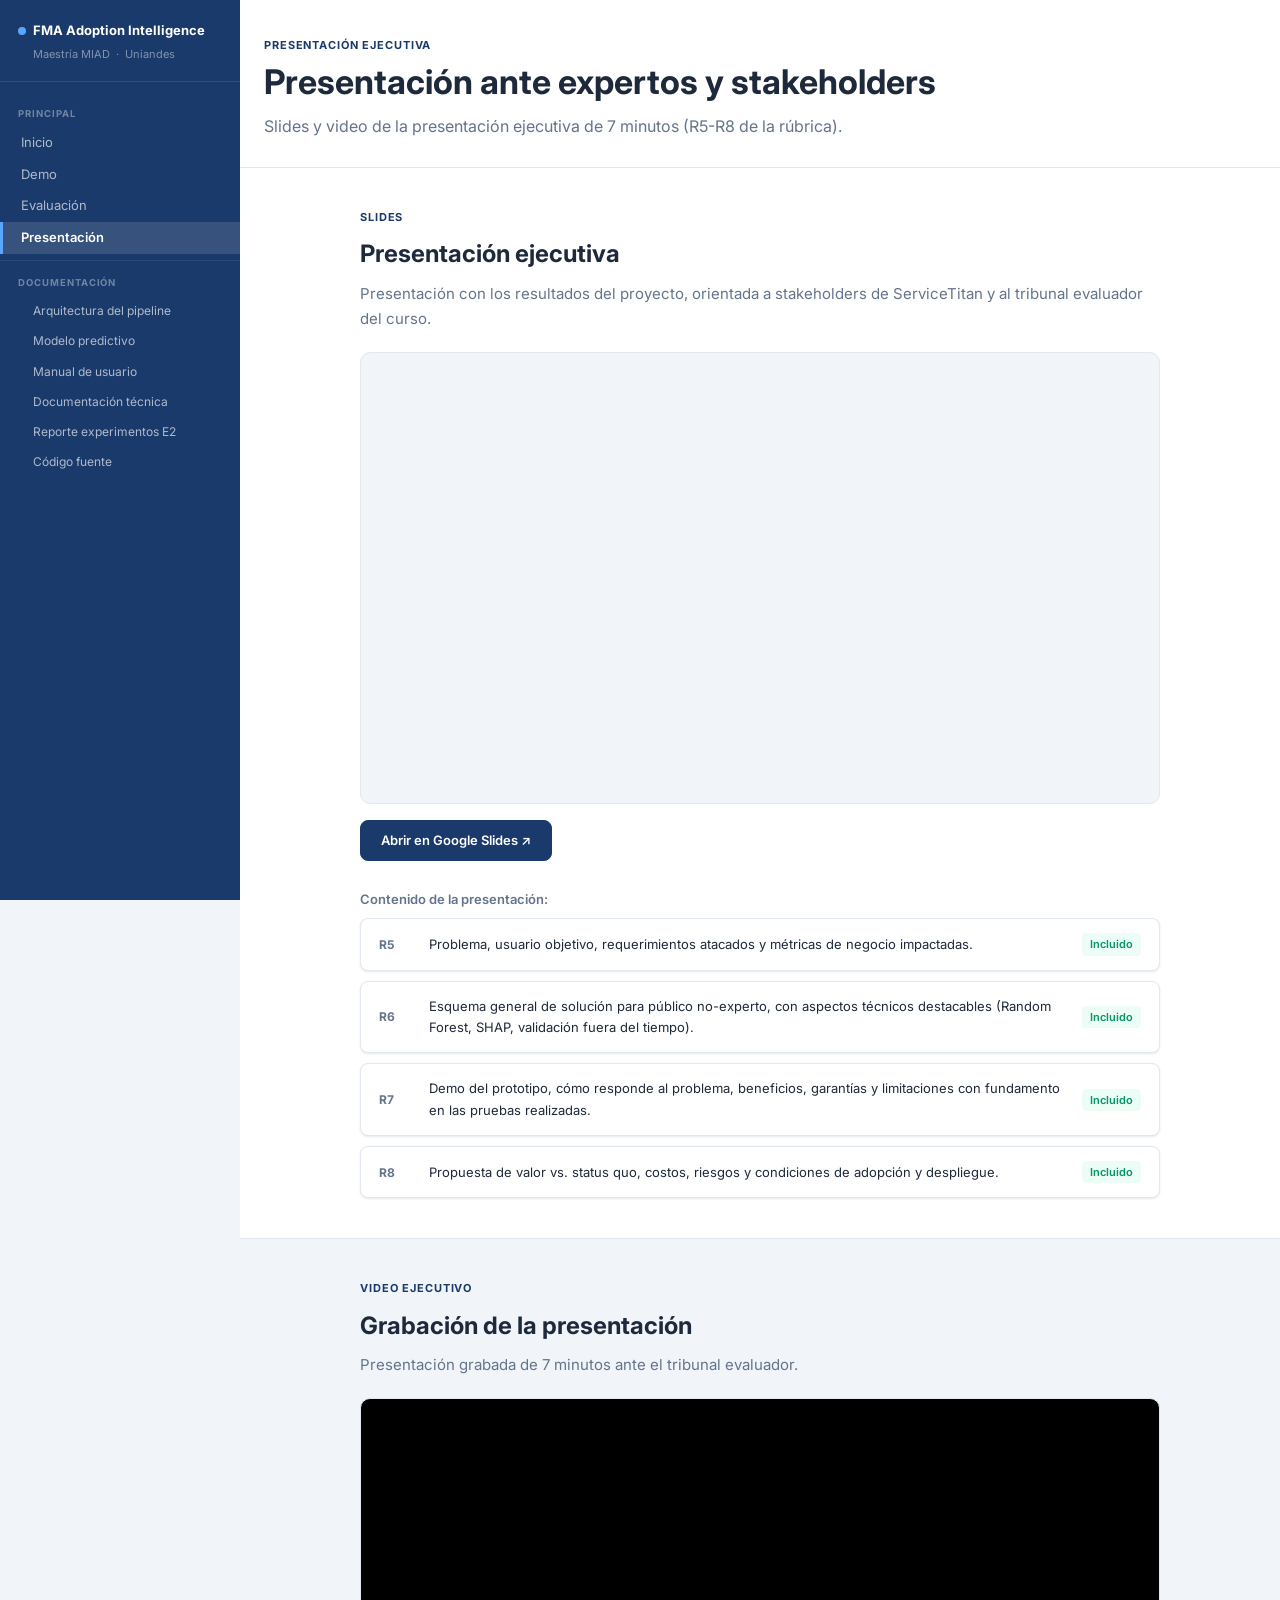
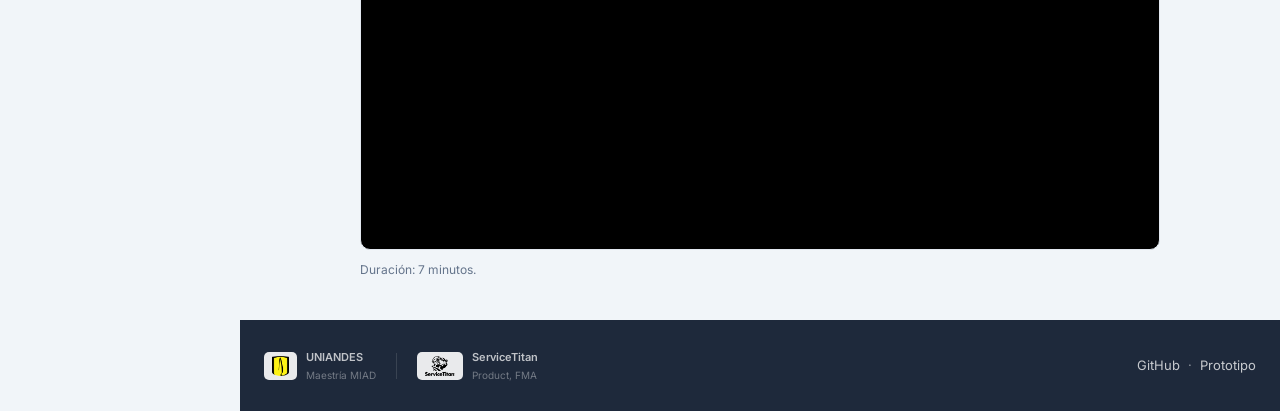
<file: presentacion.html>
<!DOCTYPE html>
<html lang="es">
<head>
  <meta charset="UTF-8">
  <meta name="viewport" content="width=device-width, initial-scale=1.0">
  <title>FMA Adoption Intelligence — Presentación</title>
  <link rel="preconnect" href="https://fonts.googleapis.com">
  <link rel="preconnect" href="https://fonts.gstatic.com" crossorigin>
  <link href="https://fonts.googleapis.com/css2?family=Inter:wght@300;400;500;600;700&display=swap" rel="stylesheet">
  <link rel="stylesheet" href="style.css">
</head>
<body>

<div class="app-layout">

<!-- ── SIDEBAR ── -->
<aside class="site-sidebar">
  <div class="sidebar-brand">
    <div class="sidebar-brand-name"><span class="sidebar-brand-dot"></span>FMA Adoption Intelligence</div>
    <div class="sidebar-brand-sub">Maestría MIAD &nbsp;&middot;&nbsp; Uniandes</div>
  </div>
  <nav class="sidebar-nav">
    <div class="sidebar-group">
      <span class="sidebar-group-label">Principal</span>
      <a href="index.html" class="sidebar-link">Inicio</a>
      <a href="demo.html" class="sidebar-link">Demo</a>
      <a href="evaluacion.html" class="sidebar-link">Evaluación</a>
      <a href="presentacion.html" class="sidebar-link active">Presentación</a>
    </div>
    <div class="sidebar-group">
      <span class="sidebar-group-label">Documentación</span>
      <a href="documentacion.html" class="sidebar-link sidebar-sub">Arquitectura del pipeline</a>
      <a href="doc-modelo.html" class="sidebar-link sidebar-sub">Modelo predictivo</a>
      <a href="doc-manual.html" class="sidebar-link sidebar-sub">Manual de usuario</a>
      <a href="doc-tecnica.html" class="sidebar-link sidebar-sub">Documentación técnica</a>
      <a href="doc-reporte.html" class="sidebar-link sidebar-sub">Reporte experimentos E2</a>
      <a href="doc-codigo.html" class="sidebar-link sidebar-sub">Código fuente</a>
    </div>
  </nav>
</aside>

<!-- ── MAIN ── -->
<div class="site-main">

<!-- PAGE HERO -->
<div class="page-hero">
  <div class="wrap">
    <div class="sec-tag">Presentación ejecutiva</div>
    <h1>Presentación ante expertos y stakeholders</h1>
    <p>Slides y video de la presentación ejecutiva de 7 minutos (R5-R8 de la rúbrica).</p>
  </div>
</div>

<!-- SLIDES -->
<section class="bg-white">
  <div class="wrap">
    <div style="max-width:800px;margin:0 auto;">
      <div class="sec-tag">Slides</div>
      <h2>Presentación ejecutiva</h2>
      <p class="sec-desc">
        Presentación con los resultados del proyecto, orientada a stakeholders de
        ServiceTitan y al tribunal evaluador del curso.
      </p>

      <!-- Embed Google Slides (16:9) -->
      <div style="position:relative;padding-bottom:56.25%;height:0;overflow:hidden;border-radius:var(--r);border:1px solid var(--border);margin-bottom:16px;background:var(--bg);">
        <iframe
          src="https://docs.google.com/presentation/d/1g1BD-ZP9EfsqKrhZgzE_9imbi9LLySDl-D0bJb4GIRM/embed?start=false&loop=false&rm=minimal"
          style="position:absolute;top:0;left:0;width:100%;height:100%;border:0;"
          allowfullscreen>
        </iframe>
      </div>

      <div style="display:flex;gap:10px;flex-wrap:wrap;margin-bottom:28px;">
        <a href="https://docs.google.com/presentation/d/1g1BD-ZP9EfsqKrhZgzE_9imbi9LLySDl-D0bJb4GIRM/"
           target="_blank" rel="noopener" class="btn btn-primary">
          Abrir en Google Slides &nearr;
        </a>
      </div>

      <div style="font-size:13px;color:var(--muted);margin-bottom:8px;font-weight:600;">Contenido de la presentación:</div>
      <div class="req-list">
        <div class="req-row">
          <div class="req-id">R5</div>
          <div class="req-desc">Problema, usuario objetivo, requerimientos atacados y métricas de negocio impactadas.</div>
          <span class="badge badge-green">Incluido</span>
        </div>
        <div class="req-row">
          <div class="req-id">R6</div>
          <div class="req-desc">Esquema general de solución para público no-experto, con aspectos técnicos destacables (Random Forest, SHAP, validación fuera del tiempo).</div>
          <span class="badge badge-green">Incluido</span>
        </div>
        <div class="req-row">
          <div class="req-id">R7</div>
          <div class="req-desc">Demo del prototipo, cómo responde al problema, beneficios, garantías y limitaciones con fundamento en las pruebas realizadas.</div>
          <span class="badge badge-green">Incluido</span>
        </div>
        <div class="req-row">
          <div class="req-id">R8</div>
          <div class="req-desc">Propuesta de valor vs. status quo, costos, riesgos y condiciones de adopción y despliegue.</div>
          <span class="badge badge-green">Incluido</span>
        </div>
      </div>
    </div>
  </div>
</section>

<!-- VIDEO -->
<section>
  <div class="wrap">
    <div style="max-width:800px;margin:0 auto;">
      <div class="sec-tag">Video ejecutivo</div>
      <h2>Grabación de la presentación</h2>
      <p class="sec-desc">Presentación grabada de 7 minutos ante el tribunal evaluador.</p>

      <div style="position:relative;padding-bottom:56.25%;height:0;overflow:hidden;border-radius:var(--r);border:1px solid var(--border);background:#000;">
        <iframe
          src="https://www.youtube.com/embed/hR-0xRRkWRM"
          style="position:absolute;top:0;left:0;width:100%;height:100%;border:0;"
          allow="accelerometer; autoplay; clipboard-write; encrypted-media; gyroscope; picture-in-picture"
          allowfullscreen>
        </iframe>
      </div>
      <div style="font-size:12px;color:var(--muted);margin-top:10px;">
        Duración: 7 minutos.
      </div>
    </div>
  </div>
</section>

<footer>
  <div class="footer-inner">
    <div class="inst-logos">
      <div class="inst-logo">
        <div class="inst-mark inst-mark-uniandes"><img src="assets/logo-uniandes.png" alt="Uniandes"></div>
        <div><div class="inst-name-w">UNIANDES</div><div class="inst-sub-w">Maestr&iacute;a MIAD</div></div>
      </div>
      <div class="inst-divider"></div>
      <div class="inst-logo">
        <div class="inst-mark inst-mark-st"><img src="assets/logo-servicetitan.png" alt="ServiceTitan"></div>
        <div><div class="inst-name-w">ServiceTitan</div><div class="inst-sub-w">Product, FMA</div></div>
      </div>
    </div>
    <div>
      <a href="https://github.com/mbayonal/fma-adoption-intelligence" target="_blank" rel="noopener">GitHub</a>
      &nbsp;&middot;&nbsp;
      <a href="https://fma-adoption-intelligence-4czccfxlxzkfdm6prmcns8.streamlit.app" target="_blank" rel="noopener">Prototipo</a>
    </div>
  </div>
</footer>

</div><!-- /.site-main -->
</div><!-- /.app-layout -->

</body>
</html>
</file>
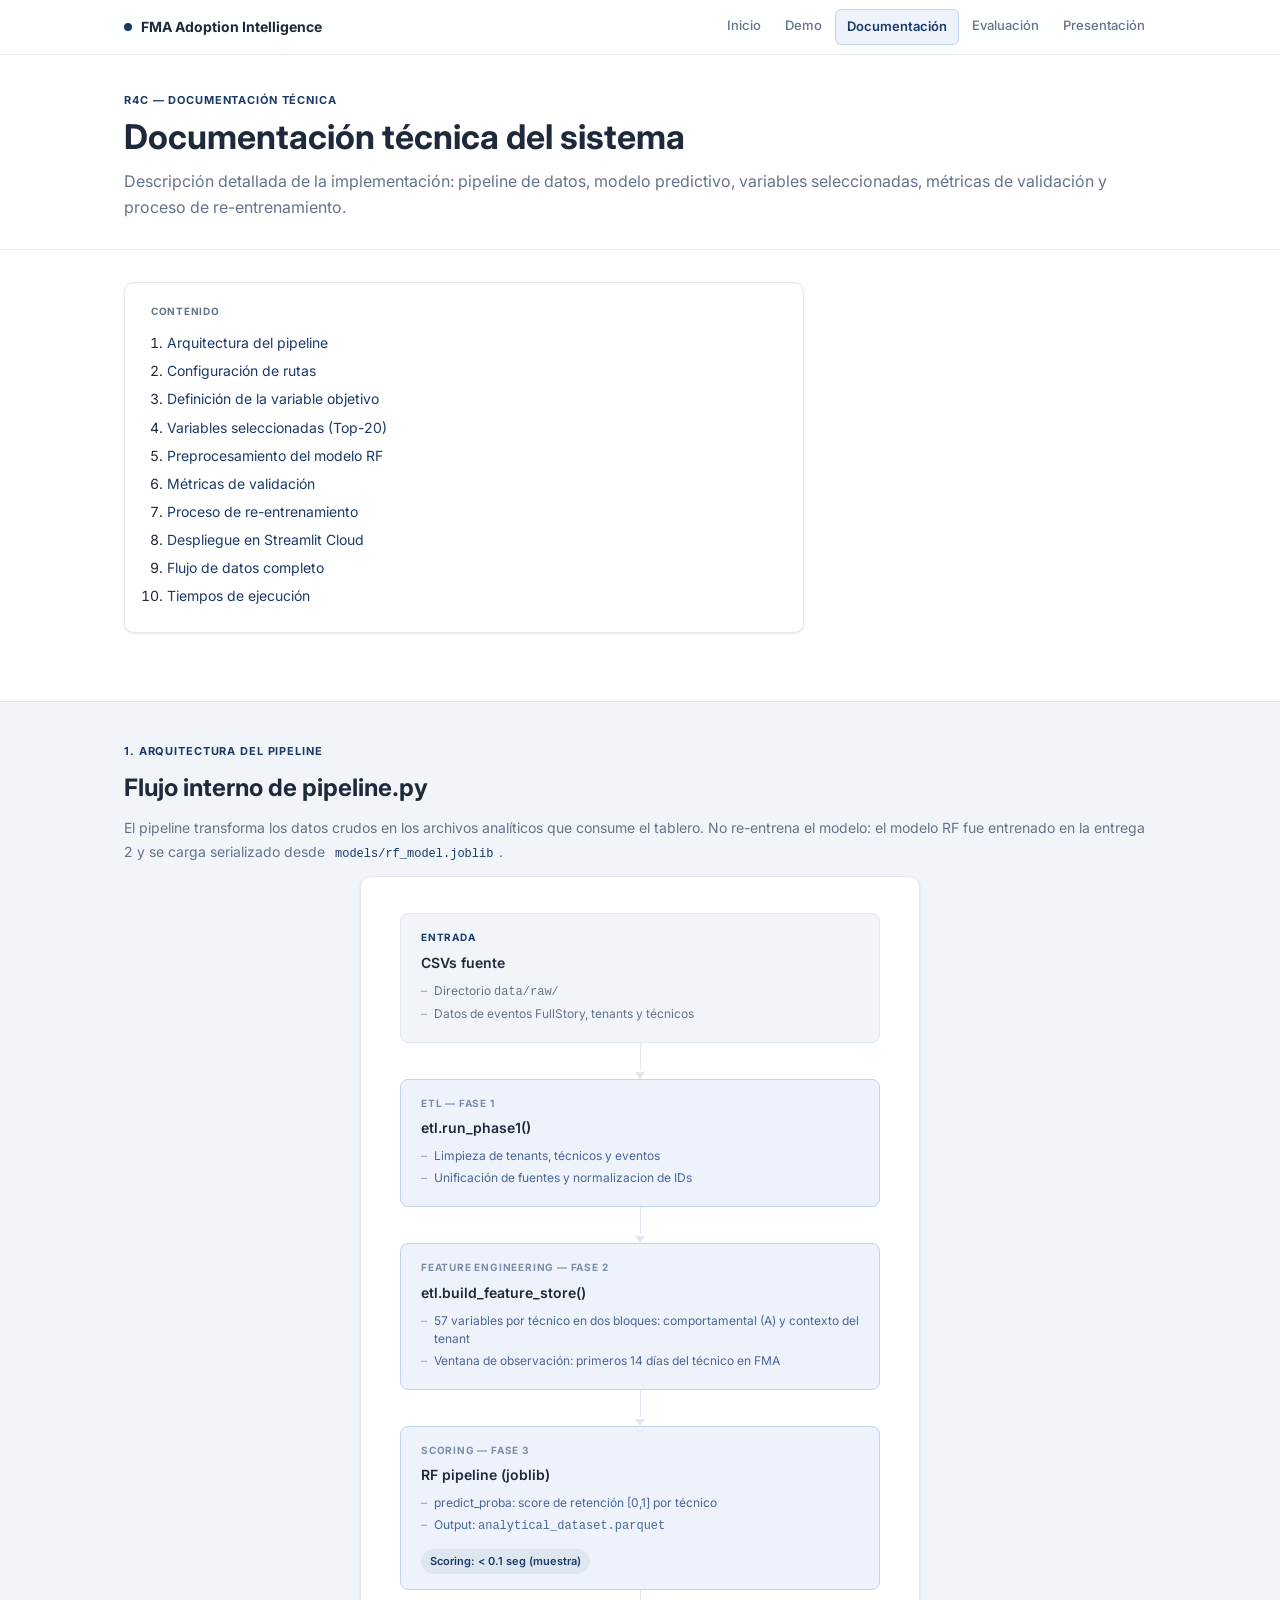
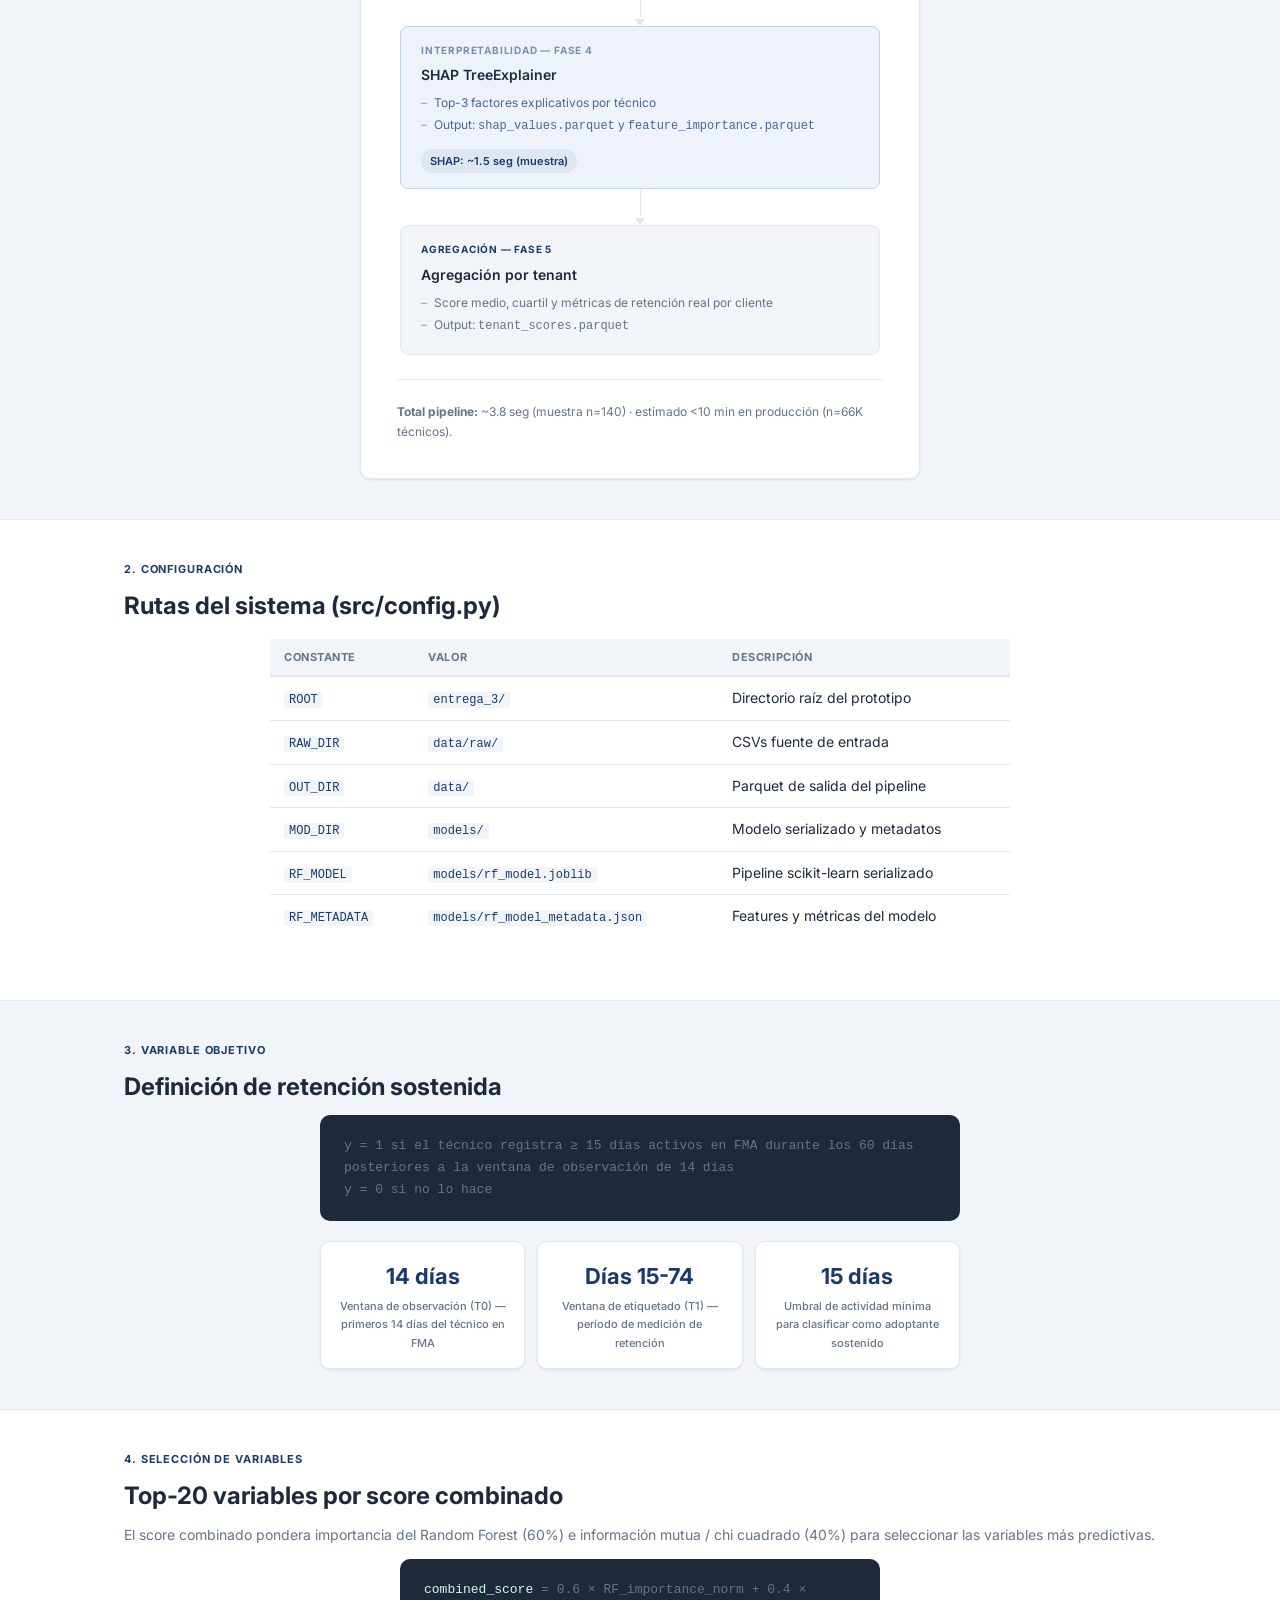
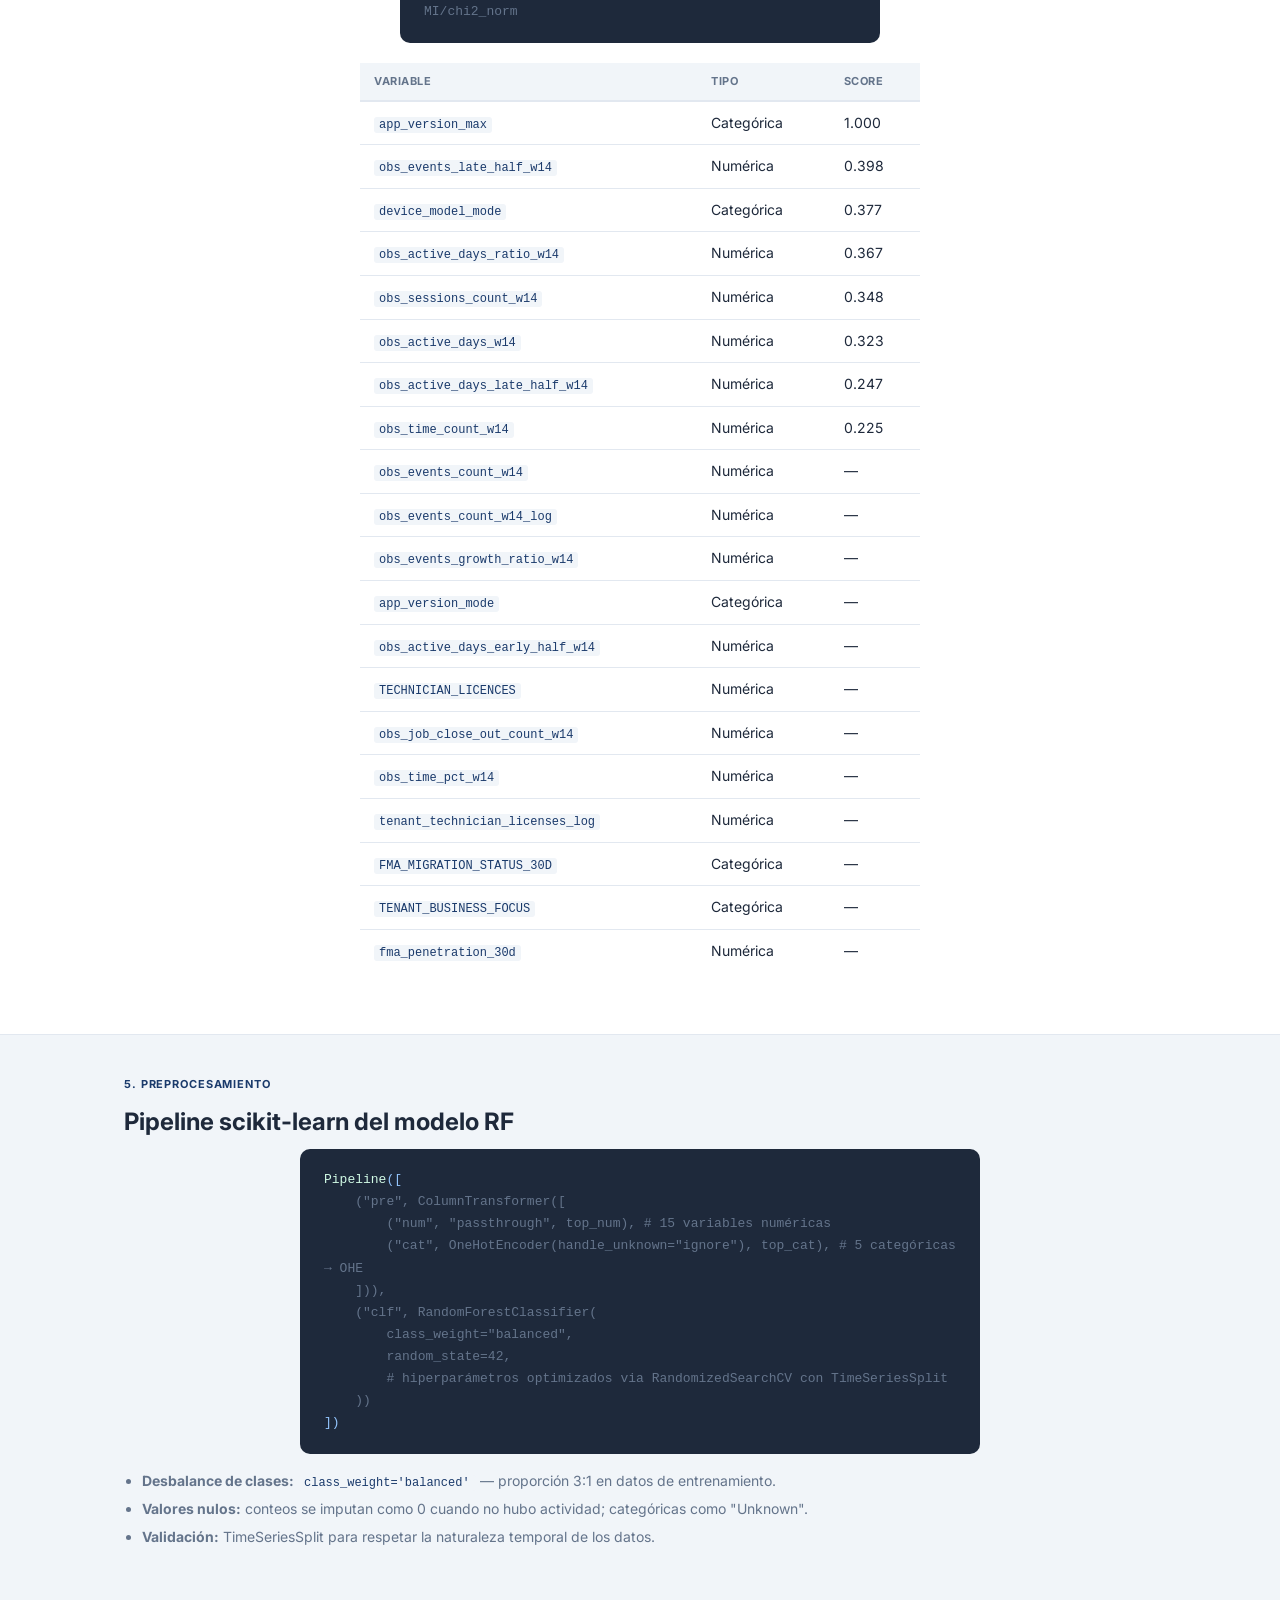
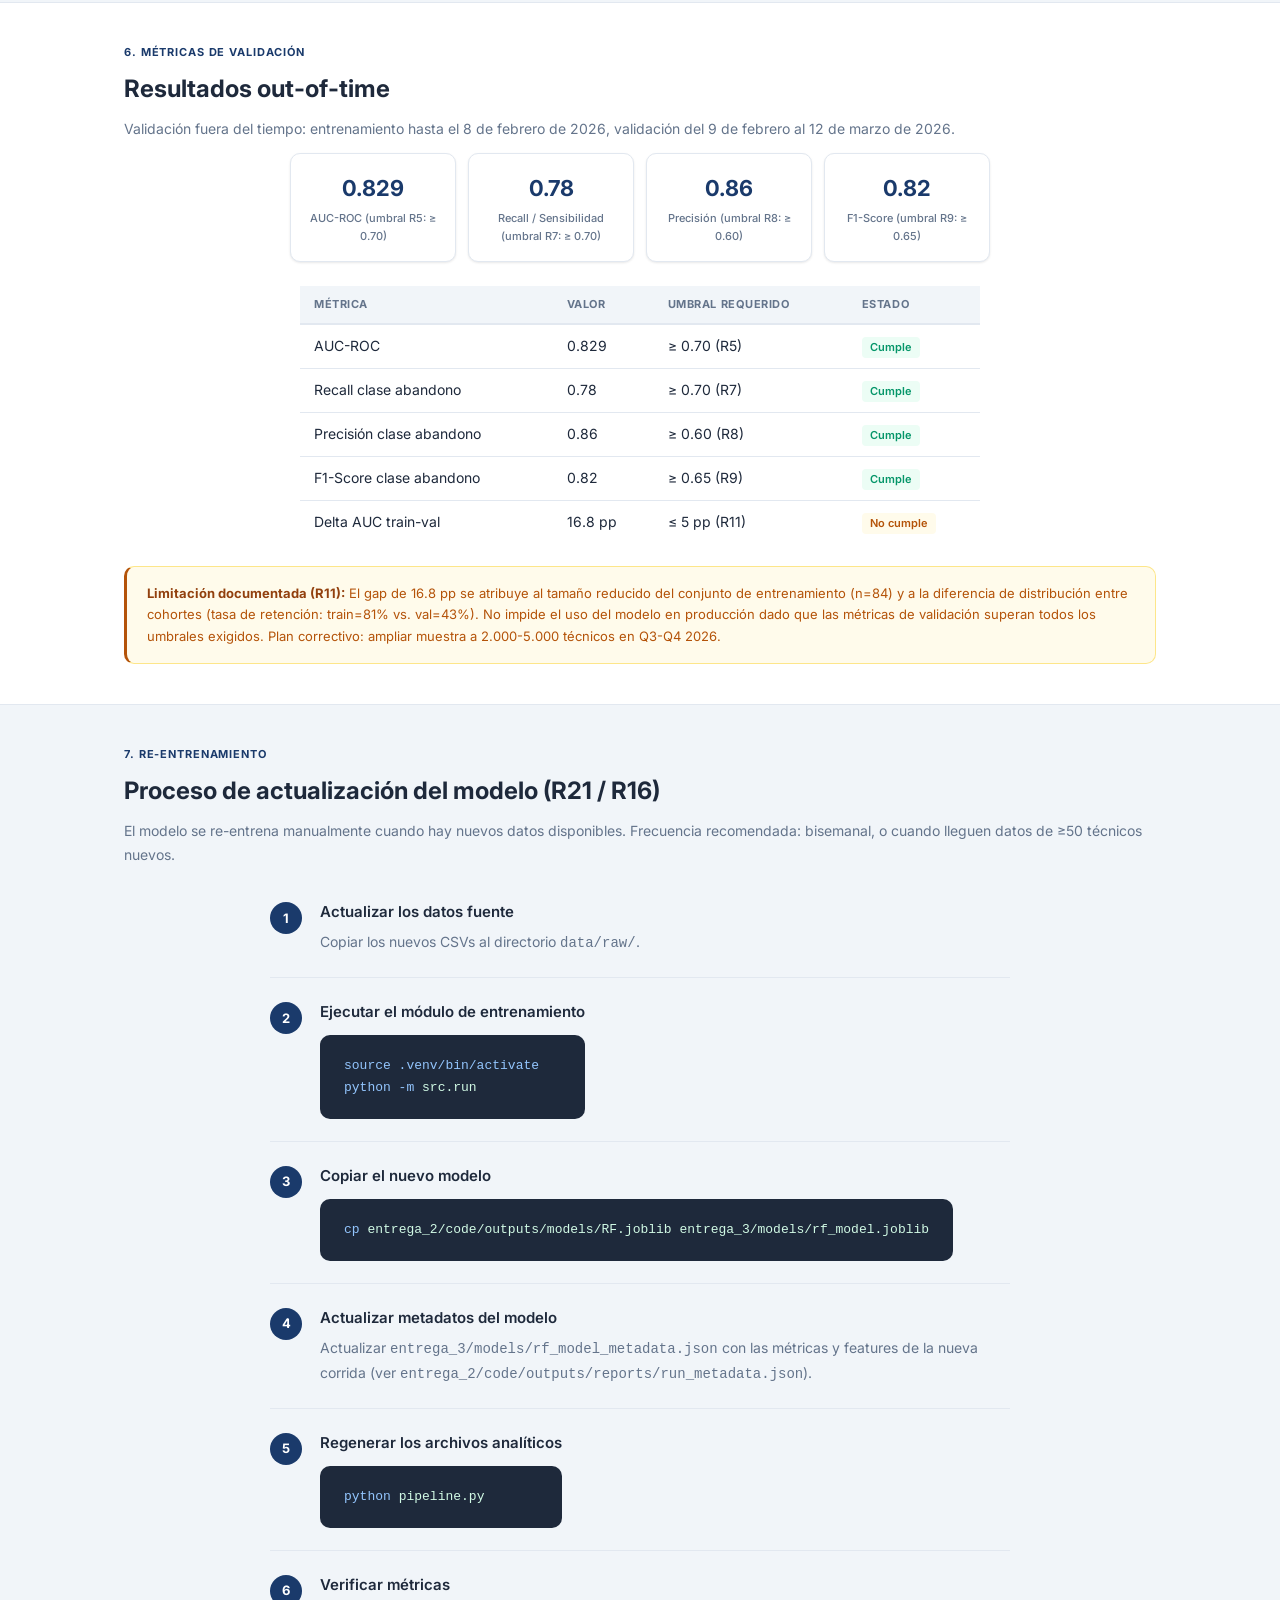
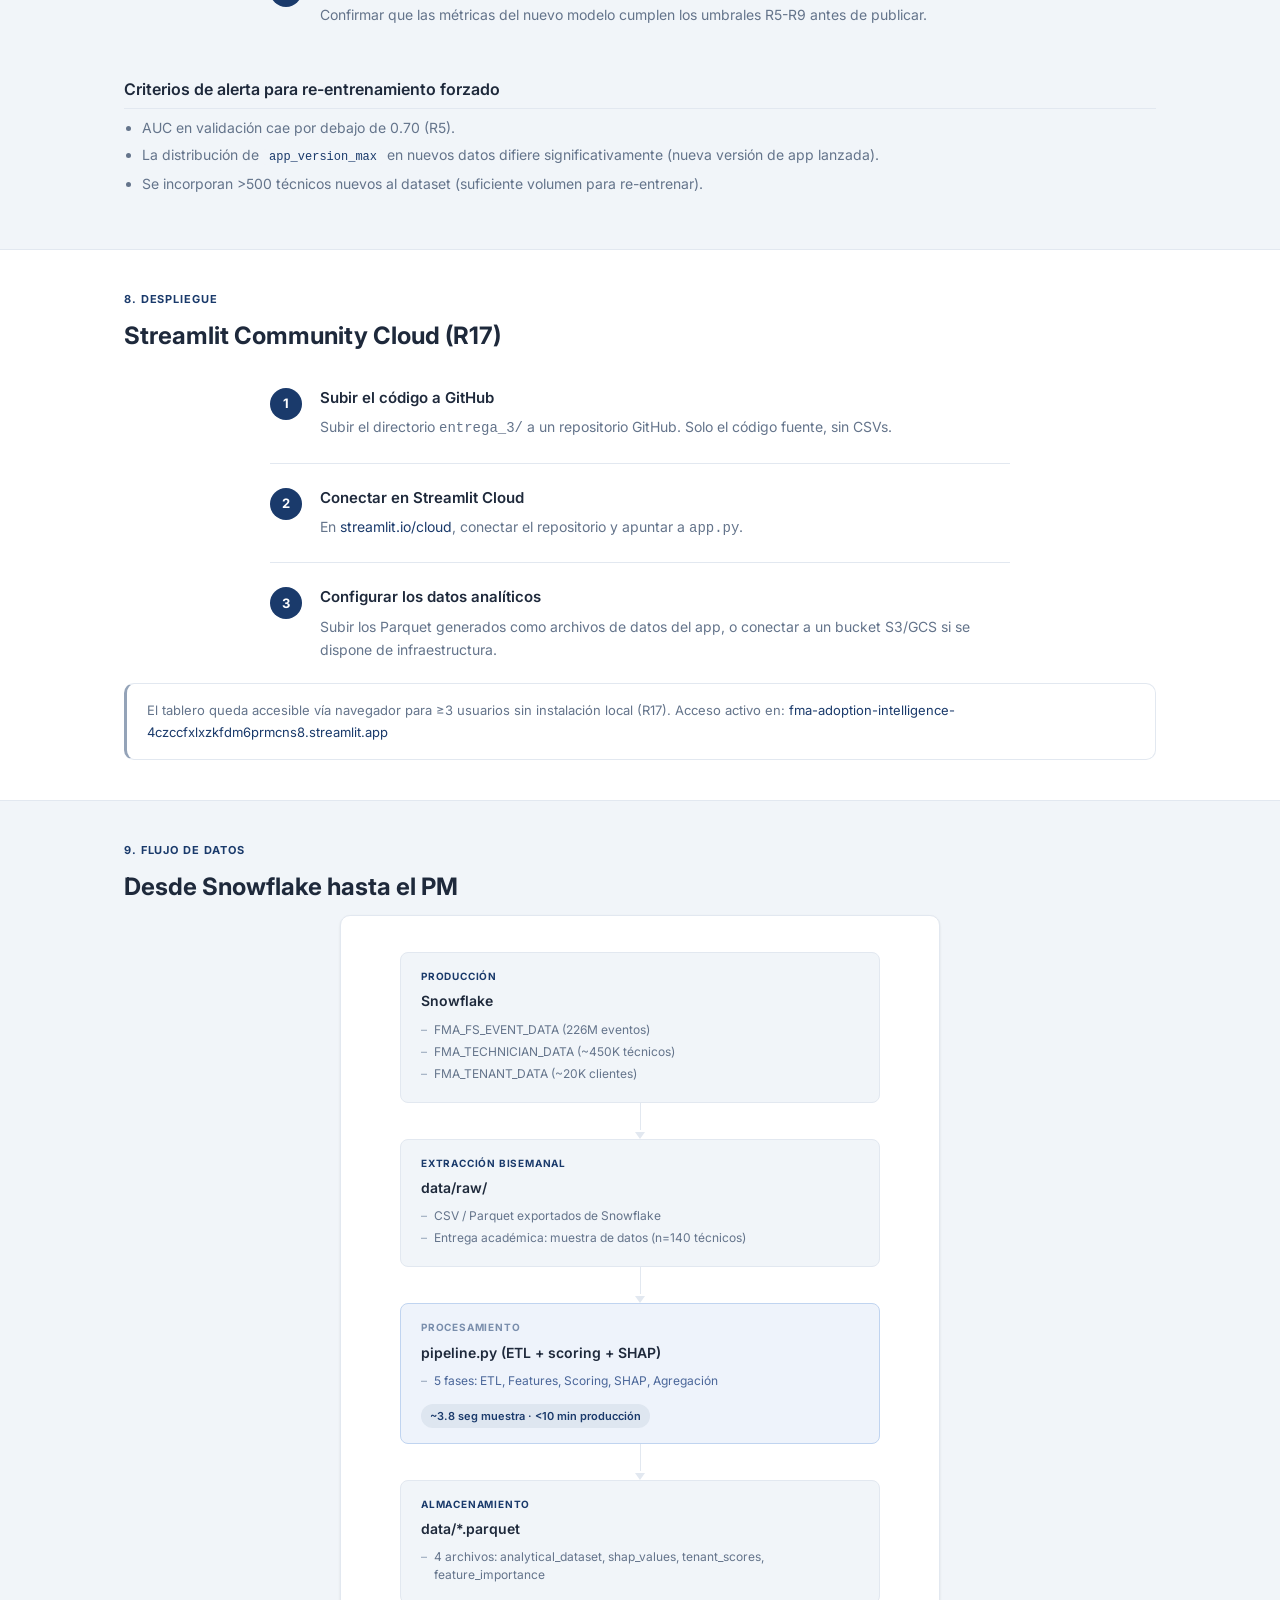
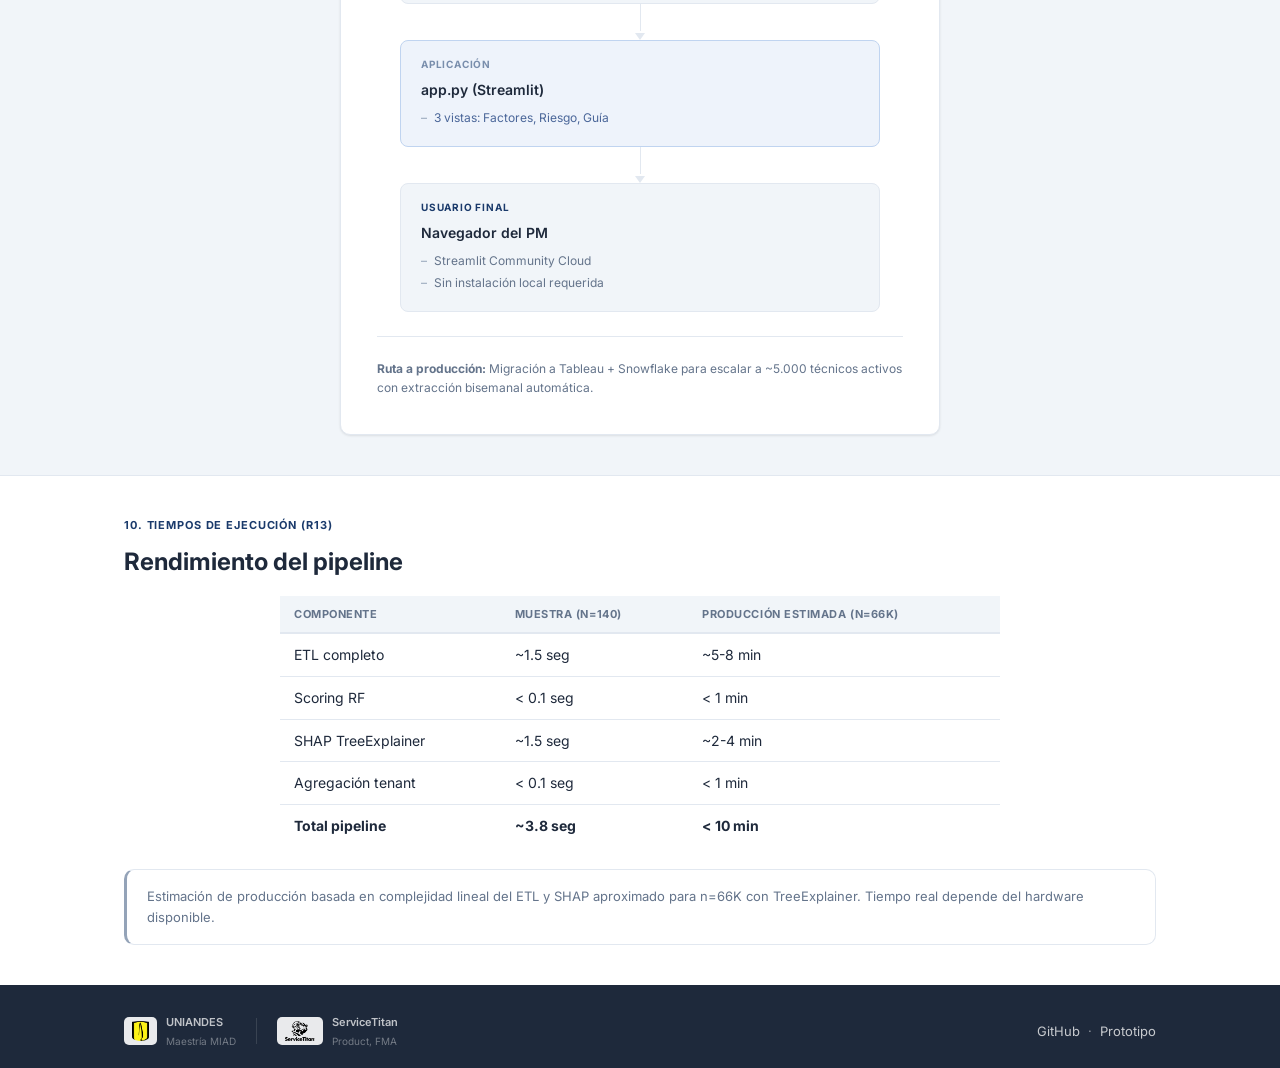
<file: docs/documentacion_tecnica.html>
<!DOCTYPE html>
<html lang="es">
<head>
  <meta charset="UTF-8">
  <meta name="viewport" content="width=device-width, initial-scale=1.0">
  <title>Documentación técnica — FMA Adoption Intelligence</title>
  <link rel="preconnect" href="https://fonts.googleapis.com">
  <link rel="preconnect" href="https://fonts.gstatic.com" crossorigin>
  <link href="https://fonts.googleapis.com/css2?family=Inter:wght@300;400;500;600;700&display=swap" rel="stylesheet">
  <link rel="stylesheet" href="../style.css">
</head>
<body>

<nav>
  <div class="nav-inner">
    <a href="../index.html" class="nav-brand">
      <span class="nav-dot"></span>FMA Adoption Intelligence
    </a>
    <div class="nav-links">
      <a href="../index.html">Inicio</a>
      <a href="../demo.html">Demo</a>
      <a href="../documentacion.html" class="active">Documentación</a>
      <a href="../evaluacion.html">Evaluación</a>
      <a href="../presentacion.html">Presentación</a>
    </div>
  </div>
</nav>

<div class="page-hero">
  <div class="wrap">
    <div class="sec-tag">R4c — Documentación técnica</div>
    <h1>Documentación técnica del sistema</h1>
    <p>Descripción detallada de la implementación: pipeline de datos, modelo predictivo, variables seleccionadas, métricas de validación y proceso de re-entrenamiento.</p>
  </div>
</div>

<!-- TOC -->
<section class="bg-white" style="padding:32px 0;">
  <div class="wrap">
    <div class="doc-toc">
      <div class="doc-toc-title">Contenido</div>
      <ol>
        <li><a href="#pipeline">Arquitectura del pipeline</a></li>
        <li><a href="#config">Configuración de rutas</a></li>
        <li><a href="#target">Definición de la variable objetivo</a></li>
        <li><a href="#variables">Variables seleccionadas (Top-20)</a></li>
        <li><a href="#preprocesamiento">Preprocesamiento del modelo RF</a></li>
        <li><a href="#metricas">Métricas de validación</a></li>
        <li><a href="#reentrenamiento">Proceso de re-entrenamiento</a></li>
        <li><a href="#despliegue">Despliegue en Streamlit Cloud</a></li>
        <li><a href="#flujo">Flujo de datos completo</a></li>
        <li><a href="#tiempos">Tiempos de ejecución</a></li>
      </ol>
    </div>
  </div>
</section>

<!-- 1. PIPELINE -->
<section id="pipeline">
  <div class="wrap">
    <div class="sec-tag">1. Arquitectura del pipeline</div>
    <h2>Flujo interno de pipeline.py</h2>
    <p class="doc-p">
      El pipeline transforma los datos crudos en los archivos analíticos que consume el tablero. No re-entrena el modelo: el modelo RF fue entrenado en la entrega 2 y se carga serializado desde <code class="doc-inline-code">models/rf_model.joblib</code>.
    </p>

    <div class="arch-wrap" style="max-width:560px;">
      <div class="arch-flow">
        <div class="arch-node">
          <div class="arch-node-tag">Entrada</div>
          <div class="arch-node-name">CSVs fuente</div>
          <ul class="arch-node-list">
            <li>Directorio <code>data/raw/</code></li>
            <li>Datos de eventos FullStory, tenants y técnicos</li>
          </ul>
        </div>
        <div class="arch-sep"><div class="arch-line"></div><div class="arch-arrow-tip"></div></div>
        <div class="arch-node hl">
          <div class="arch-node-tag">ETL — Fase 1</div>
          <div class="arch-node-name">etl.run_phase1()</div>
          <ul class="arch-node-list">
            <li>Limpieza de tenants, técnicos y eventos</li>
            <li>Unificación de fuentes y normalizacion de IDs</li>
          </ul>
        </div>
        <div class="arch-sep"><div class="arch-line"></div><div class="arch-arrow-tip"></div></div>
        <div class="arch-node hl">
          <div class="arch-node-tag">Feature Engineering — Fase 2</div>
          <div class="arch-node-name">etl.build_feature_store()</div>
          <ul class="arch-node-list">
            <li>57 variables por técnico en dos bloques: comportamental (A) y contexto del tenant</li>
            <li>Ventana de observación: primeros 14 días del técnico en FMA</li>
          </ul>
        </div>
        <div class="arch-sep"><div class="arch-line"></div><div class="arch-arrow-tip"></div></div>
        <div class="arch-node hl">
          <div class="arch-node-tag">Scoring — Fase 3</div>
          <div class="arch-node-name">RF pipeline (joblib)</div>
          <ul class="arch-node-list">
            <li>predict_proba: score de retención [0,1] por técnico</li>
            <li>Output: <code>analytical_dataset.parquet</code></li>
          </ul>
          <span class="arch-node-time">Scoring: &lt; 0.1 seg (muestra)</span>
        </div>
        <div class="arch-sep"><div class="arch-line"></div><div class="arch-arrow-tip"></div></div>
        <div class="arch-node hl">
          <div class="arch-node-tag">Interpretabilidad — Fase 4</div>
          <div class="arch-node-name">SHAP TreeExplainer</div>
          <ul class="arch-node-list">
            <li>Top-3 factores explicativos por técnico</li>
            <li>Output: <code>shap_values.parquet</code> y <code>feature_importance.parquet</code></li>
          </ul>
          <span class="arch-node-time">SHAP: ~1.5 seg (muestra)</span>
        </div>
        <div class="arch-sep"><div class="arch-line"></div><div class="arch-arrow-tip"></div></div>
        <div class="arch-node">
          <div class="arch-node-tag">Agregación — Fase 5</div>
          <div class="arch-node-name">Agregación por tenant</div>
          <ul class="arch-node-list">
            <li>Score medio, cuartil y métricas de retención real por cliente</li>
            <li>Output: <code>tenant_scores.parquet</code></li>
          </ul>
        </div>
      </div>
      <div class="arch-note">
        <strong>Total pipeline:</strong> ~3.8 seg (muestra n=140) · estimado &lt;10 min en producción (n=66K técnicos).
      </div>
    </div>
  </div>
</section>

<!-- 2. CONFIG -->
<section id="config" class="bg-white">
  <div class="wrap">
    <div class="sec-tag">2. Configuración</div>
    <h2>Rutas del sistema (src/config.py)</h2>

    <table class="doc-table" style="max-width:740px;">
      <thead>
        <tr><th>Constante</th><th>Valor</th><th>Descripción</th></tr>
      </thead>
      <tbody>
        <tr><td><code>ROOT</code></td><td><code>entrega_3/</code></td><td>Directorio raíz del prototipo</td></tr>
        <tr><td><code>RAW_DIR</code></td><td><code>data/raw/</code></td><td>CSVs fuente de entrada</td></tr>
        <tr><td><code>OUT_DIR</code></td><td><code>data/</code></td><td>Parquet de salida del pipeline</td></tr>
        <tr><td><code>MOD_DIR</code></td><td><code>models/</code></td><td>Modelo serializado y metadatos</td></tr>
        <tr><td><code>RF_MODEL</code></td><td><code>models/rf_model.joblib</code></td><td>Pipeline scikit-learn serializado</td></tr>
        <tr><td><code>RF_METADATA</code></td><td><code>models/rf_model_metadata.json</code></td><td>Features y métricas del modelo</td></tr>
      </tbody>
    </table>
  </div>
</section>

<!-- 3. VARIABLE OBJETIVO -->
<section id="target">
  <div class="wrap">
    <div class="sec-tag">3. Variable objetivo</div>
    <h2>Definición de retención sostenida</h2>

    <div class="code-block" style="max-width:640px;">
      <div><span class="comment">y = 1  si el técnico registra &ge; 15 días activos en FMA durante los 60 días</span></div>
      <div><span class="comment">        posteriores a la ventana de observación de 14 días</span></div>
      <div><span class="comment">y = 0  si no lo hace</span></div>
    </div>

    <div class="metrics-row" style="max-width:640px;margin-top:20px;">
      <div class="metric">
        <div class="metric-val">14 días</div>
        <div class="metric-lbl">Ventana de observación (T0) — primeros 14 días del técnico en FMA</div>
      </div>
      <div class="metric">
        <div class="metric-val">Días 15-74</div>
        <div class="metric-lbl">Ventana de etiquetado (T1) — período de medición de retención</div>
      </div>
      <div class="metric">
        <div class="metric-val">15 días</div>
        <div class="metric-lbl">Umbral de actividad mínima para clasificar como adoptante sostenido</div>
      </div>
    </div>
  </div>
</section>

<!-- 4. VARIABLES -->
<section id="variables" class="bg-white">
  <div class="wrap">
    <div class="sec-tag">4. Selección de variables</div>
    <h2>Top-20 variables por score combinado</h2>
    <p class="doc-p">
      El score combinado pondera importancia del Random Forest (60%) e información mutua / chi cuadrado (40%) para seleccionar las variables más predictivas.
    </p>
    <div class="code-block" style="max-width:480px;margin-bottom:20px;">
      <div><span class="arg">combined_score</span> <span class="comment">= 0.6 × RF_importance_norm + 0.4 × MI/chi2_norm</span></div>
    </div>

    <table class="doc-table" style="max-width:560px;">
      <thead>
        <tr><th>Variable</th><th>Tipo</th><th>Score</th></tr>
      </thead>
      <tbody>
        <tr><td><code>app_version_max</code></td><td>Categórica</td><td>1.000</td></tr>
        <tr><td><code>obs_events_late_half_w14</code></td><td>Numérica</td><td>0.398</td></tr>
        <tr><td><code>device_model_mode</code></td><td>Categórica</td><td>0.377</td></tr>
        <tr><td><code>obs_active_days_ratio_w14</code></td><td>Numérica</td><td>0.367</td></tr>
        <tr><td><code>obs_sessions_count_w14</code></td><td>Numérica</td><td>0.348</td></tr>
        <tr><td><code>obs_active_days_w14</code></td><td>Numérica</td><td>0.323</td></tr>
        <tr><td><code>obs_active_days_late_half_w14</code></td><td>Numérica</td><td>0.247</td></tr>
        <tr><td><code>obs_time_count_w14</code></td><td>Numérica</td><td>0.225</td></tr>
        <tr><td><code>obs_events_count_w14</code></td><td>Numérica</td><td>—</td></tr>
        <tr><td><code>obs_events_count_w14_log</code></td><td>Numérica</td><td>—</td></tr>
        <tr><td><code>obs_events_growth_ratio_w14</code></td><td>Numérica</td><td>—</td></tr>
        <tr><td><code>app_version_mode</code></td><td>Categórica</td><td>—</td></tr>
        <tr><td><code>obs_active_days_early_half_w14</code></td><td>Numérica</td><td>—</td></tr>
        <tr><td><code>TECHNICIAN_LICENCES</code></td><td>Numérica</td><td>—</td></tr>
        <tr><td><code>obs_job_close_out_count_w14</code></td><td>Numérica</td><td>—</td></tr>
        <tr><td><code>obs_time_pct_w14</code></td><td>Numérica</td><td>—</td></tr>
        <tr><td><code>tenant_technician_licenses_log</code></td><td>Numérica</td><td>—</td></tr>
        <tr><td><code>FMA_MIGRATION_STATUS_30D</code></td><td>Categórica</td><td>—</td></tr>
        <tr><td><code>TENANT_BUSINESS_FOCUS</code></td><td>Categórica</td><td>—</td></tr>
        <tr><td><code>fma_penetration_30d</code></td><td>Numérica</td><td>—</td></tr>
      </tbody>
    </table>
  </div>
</section>

<!-- 5. PREPROCESAMIENTO -->
<section id="preprocesamiento">
  <div class="wrap">
    <div class="sec-tag">5. Preprocesamiento</div>
    <h2>Pipeline scikit-learn del modelo RF</h2>

    <div class="code-block" style="max-width:680px;">
      <div><span class="arg">Pipeline</span><span class="cmd">([</span></div>
      <div>&nbsp;&nbsp;&nbsp;&nbsp;<span class="comment">("pre", ColumnTransformer([</span></div>
      <div>&nbsp;&nbsp;&nbsp;&nbsp;&nbsp;&nbsp;&nbsp;&nbsp;<span class="comment">("num", "passthrough", top_num),   # 15 variables numéricas</span></div>
      <div>&nbsp;&nbsp;&nbsp;&nbsp;&nbsp;&nbsp;&nbsp;&nbsp;<span class="comment">("cat", OneHotEncoder(handle_unknown="ignore"), top_cat),  # 5 categóricas → OHE</span></div>
      <div>&nbsp;&nbsp;&nbsp;&nbsp;<span class="comment">])),</span></div>
      <div>&nbsp;&nbsp;&nbsp;&nbsp;<span class="comment">("clf", RandomForestClassifier(</span></div>
      <div>&nbsp;&nbsp;&nbsp;&nbsp;&nbsp;&nbsp;&nbsp;&nbsp;<span class="comment">class_weight="balanced",</span></div>
      <div>&nbsp;&nbsp;&nbsp;&nbsp;&nbsp;&nbsp;&nbsp;&nbsp;<span class="comment">random_state=42,</span></div>
      <div>&nbsp;&nbsp;&nbsp;&nbsp;&nbsp;&nbsp;&nbsp;&nbsp;<span class="comment"># hiperparámetros optimizados via RandomizedSearchCV con TimeSeriesSplit</span></div>
      <div>&nbsp;&nbsp;&nbsp;&nbsp;<span class="comment">))</span></div>
      <div><span class="cmd">])</span></div>
    </div>

    <ul class="doc-ul" style="margin-top:16px;">
      <li><strong>Desbalance de clases:</strong> <code class="doc-inline-code">class_weight='balanced'</code> — proporción 3:1 en datos de entrenamiento.</li>
      <li><strong>Valores nulos:</strong> conteos se imputan como 0 cuando no hubo actividad; categóricas como "Unknown".</li>
      <li><strong>Validación:</strong> TimeSeriesSplit para respetar la naturaleza temporal de los datos.</li>
    </ul>
  </div>
</section>

<!-- 6. MÉTRICAS -->
<section id="metricas" class="bg-white">
  <div class="wrap">
    <div class="sec-tag">6. Métricas de validación</div>
    <h2>Resultados out-of-time</h2>
    <p class="doc-p">Validación fuera del tiempo: entrenamiento hasta el 8 de febrero de 2026, validación del 9 de febrero al 12 de marzo de 2026.</p>

    <div class="metrics-row" style="max-width:700px;margin-bottom:24px;">
      <div class="metric"><div class="metric-val">0.829</div><div class="metric-lbl">AUC-ROC (umbral R5: &ge; 0.70)</div></div>
      <div class="metric"><div class="metric-val">0.78</div><div class="metric-lbl">Recall / Sensibilidad (umbral R7: &ge; 0.70)</div></div>
      <div class="metric"><div class="metric-val">0.86</div><div class="metric-lbl">Precisión (umbral R8: &ge; 0.60)</div></div>
      <div class="metric"><div class="metric-val">0.82</div><div class="metric-lbl">F1-Score (umbral R9: &ge; 0.65)</div></div>
    </div>

    <table class="doc-table" style="max-width:680px;">
      <thead>
        <tr><th>Métrica</th><th>Valor</th><th>Umbral requerido</th><th>Estado</th></tr>
      </thead>
      <tbody>
        <tr><td>AUC-ROC</td><td>0.829</td><td>&ge; 0.70 (R5)</td><td><span class="badge badge-green">Cumple</span></td></tr>
        <tr><td>Recall clase abandono</td><td>0.78</td><td>&ge; 0.70 (R7)</td><td><span class="badge badge-green">Cumple</span></td></tr>
        <tr><td>Precisión clase abandono</td><td>0.86</td><td>&ge; 0.60 (R8)</td><td><span class="badge badge-green">Cumple</span></td></tr>
        <tr><td>F1-Score clase abandono</td><td>0.82</td><td>&ge; 0.65 (R9)</td><td><span class="badge badge-green">Cumple</span></td></tr>
        <tr><td>Delta AUC train-val</td><td>16.8 pp</td><td>&le; 5 pp (R11)</td><td><span class="badge badge-amber">No cumple</span></td></tr>
      </tbody>
    </table>

    <div class="notice-warn">
      <strong>Limitación documentada (R11):</strong> El gap de 16.8 pp se atribuye al tamaño reducido del conjunto de entrenamiento (n=84) y a la diferencia de distribución entre cohortes (tasa de retención: train=81% vs. val=43%). No impide el uso del modelo en producción dado que las métricas de validación superan todos los umbrales exigidos. Plan correctivo: ampliar muestra a 2.000-5.000 técnicos en Q3-Q4 2026.
    </div>
  </div>
</section>

<!-- 7. RE-ENTRENAMIENTO -->
<section id="reentrenamiento">
  <div class="wrap">
    <div class="sec-tag">7. Re-entrenamiento</div>
    <h2>Proceso de actualización del modelo (R21 / R16)</h2>
    <p class="doc-p">El modelo se re-entrena manualmente cuando hay nuevos datos disponibles. Frecuencia recomendada: bisemanal, o cuando lleguen datos de &ge;50 técnicos nuevos.</p>

    <div class="steps" style="max-width:740px;">
      <div class="step">
        <div class="step-num">1</div>
        <div>
          <div class="step-title">Actualizar los datos fuente</div>
          <div class="step-desc">Copiar los nuevos CSVs al directorio <code>data/raw/</code>.</div>
        </div>
      </div>
      <div class="step">
        <div class="step-num">2</div>
        <div>
          <div class="step-title">Ejecutar el módulo de entrenamiento</div>
          <div class="code-block" style="margin-top:10px;">
            <div><span class="cmd">source .venv/bin/activate</span></div>
            <div><span class="cmd">python -m</span> <span class="arg">src.run</span></div>
          </div>
        </div>
      </div>
      <div class="step">
        <div class="step-num">3</div>
        <div>
          <div class="step-title">Copiar el nuevo modelo</div>
          <div class="code-block" style="margin-top:10px;">
            <div><span class="cmd">cp</span> <span class="arg">entrega_2/code/outputs/models/RF.joblib entrega_3/models/rf_model.joblib</span></div>
          </div>
        </div>
      </div>
      <div class="step">
        <div class="step-num">4</div>
        <div>
          <div class="step-title">Actualizar metadatos del modelo</div>
          <div class="step-desc">Actualizar <code>entrega_3/models/rf_model_metadata.json</code> con las métricas y features de la nueva corrida (ver <code>entrega_2/code/outputs/reports/run_metadata.json</code>).</div>
        </div>
      </div>
      <div class="step">
        <div class="step-num">5</div>
        <div>
          <div class="step-title">Regenerar los archivos analíticos</div>
          <div class="code-block" style="margin-top:10px;">
            <div><span class="cmd">python</span> <span class="arg">pipeline.py</span></div>
          </div>
        </div>
      </div>
      <div class="step">
        <div class="step-num">6</div>
        <div>
          <div class="step-title">Verificar métricas</div>
          <div class="step-desc">Confirmar que las métricas del nuevo modelo cumplen los umbrales R5-R9 antes de publicar.</div>
        </div>
      </div>
    </div>

    <div class="doc-h3">Criterios de alerta para re-entrenamiento forzado</div>
    <ul class="doc-ul">
      <li>AUC en validación cae por debajo de 0.70 (R5).</li>
      <li>La distribución de <code class="doc-inline-code">app_version_max</code> en nuevos datos difiere significativamente (nueva versión de app lanzada).</li>
      <li>Se incorporan &gt;500 técnicos nuevos al dataset (suficiente volumen para re-entrenar).</li>
    </ul>
  </div>
</section>

<!-- 8. DESPLIEGUE -->
<section id="despliegue" class="bg-white">
  <div class="wrap">
    <div class="sec-tag">8. Despliegue</div>
    <h2>Streamlit Community Cloud (R17)</h2>

    <div class="steps" style="max-width:740px;">
      <div class="step">
        <div class="step-num">1</div>
        <div>
          <div class="step-title">Subir el código a GitHub</div>
          <div class="step-desc">Subir el directorio <code>entrega_3/</code> a un repositorio GitHub. Solo el código fuente, sin CSVs.</div>
        </div>
      </div>
      <div class="step">
        <div class="step-num">2</div>
        <div>
          <div class="step-title">Conectar en Streamlit Cloud</div>
          <div class="step-desc">En <a href="https://streamlit.io/cloud" target="_blank" rel="noopener">streamlit.io/cloud</a>, conectar el repositorio y apuntar a <code>app.py</code>.</div>
        </div>
      </div>
      <div class="step">
        <div class="step-num">3</div>
        <div>
          <div class="step-title">Configurar los datos analíticos</div>
          <div class="step-desc">Subir los Parquet generados como archivos de datos del app, o conectar a un bucket S3/GCS si se dispone de infraestructura.</div>
        </div>
      </div>
    </div>

    <div class="notice">
      El tablero queda accesible vía navegador para &ge;3 usuarios sin instalación local (R17). Acceso activo en:
      <a href="https://fma-adoption-intelligence-4czccfxlxzkfdm6prmcns8.streamlit.app" target="_blank" rel="noopener">fma-adoption-intelligence-4czccfxlxzkfdm6prmcns8.streamlit.app</a>
    </div>
  </div>
</section>

<!-- 9. FLUJO COMPLETO -->
<section id="flujo">
  <div class="wrap">
    <div class="sec-tag">9. Flujo de datos</div>
    <h2>Desde Snowflake hasta el PM</h2>

    <div class="arch-wrap" style="max-width:600px;">
      <div class="arch-flow">
        <div class="arch-node">
          <div class="arch-node-tag">Producción</div>
          <div class="arch-node-name">Snowflake</div>
          <ul class="arch-node-list">
            <li>FMA_FS_EVENT_DATA (226M eventos)</li>
            <li>FMA_TECHNICIAN_DATA (~450K técnicos)</li>
            <li>FMA_TENANT_DATA (~20K clientes)</li>
          </ul>
        </div>
        <div class="arch-sep"><div class="arch-line"></div><div class="arch-arrow-tip"></div></div>
        <div class="arch-node">
          <div class="arch-node-tag">Extracción bisemanal</div>
          <div class="arch-node-name">data/raw/</div>
          <ul class="arch-node-list">
            <li>CSV / Parquet exportados de Snowflake</li>
            <li>Entrega académica: muestra de datos (n=140 técnicos)</li>
          </ul>
        </div>
        <div class="arch-sep"><div class="arch-line"></div><div class="arch-arrow-tip"></div></div>
        <div class="arch-node hl">
          <div class="arch-node-tag">Procesamiento</div>
          <div class="arch-node-name">pipeline.py (ETL + scoring + SHAP)</div>
          <ul class="arch-node-list">
            <li>5 fases: ETL, Features, Scoring, SHAP, Agregación</li>
          </ul>
          <span class="arch-node-time">~3.8 seg muestra · &lt;10 min producción</span>
        </div>
        <div class="arch-sep"><div class="arch-line"></div><div class="arch-arrow-tip"></div></div>
        <div class="arch-node">
          <div class="arch-node-tag">Almacenamiento</div>
          <div class="arch-node-name">data/*.parquet</div>
          <ul class="arch-node-list">
            <li>4 archivos: analytical_dataset, shap_values, tenant_scores, feature_importance</li>
          </ul>
        </div>
        <div class="arch-sep"><div class="arch-line"></div><div class="arch-arrow-tip"></div></div>
        <div class="arch-node hl">
          <div class="arch-node-tag">Aplicación</div>
          <div class="arch-node-name">app.py (Streamlit)</div>
          <ul class="arch-node-list">
            <li>3 vistas: Factores, Riesgo, Guía</li>
          </ul>
        </div>
        <div class="arch-sep"><div class="arch-line"></div><div class="arch-arrow-tip"></div></div>
        <div class="arch-node">
          <div class="arch-node-tag">Usuario final</div>
          <div class="arch-node-name">Navegador del PM</div>
          <ul class="arch-node-list">
            <li>Streamlit Community Cloud</li>
            <li>Sin instalación local requerida</li>
          </ul>
        </div>
      </div>
      <div class="arch-note">
        <strong>Ruta a producción:</strong> Migración a Tableau + Snowflake para escalar a ~5.000 técnicos activos con extracción bisemanal automática.
      </div>
    </div>
  </div>
</section>

<!-- 10. TIEMPOS -->
<section id="tiempos" class="bg-white">
  <div class="wrap">
    <div class="sec-tag">10. Tiempos de ejecución (R13)</div>
    <h2>Rendimiento del pipeline</h2>

    <table class="doc-table" style="max-width:720px;">
      <thead>
        <tr>
          <th>Componente</th>
          <th>Muestra (n=140)</th>
          <th>Producción estimada (n=66K)</th>
        </tr>
      </thead>
      <tbody>
        <tr><td>ETL completo</td><td>~1.5 seg</td><td>~5-8 min</td></tr>
        <tr><td>Scoring RF</td><td>&lt; 0.1 seg</td><td>&lt; 1 min</td></tr>
        <tr><td>SHAP TreeExplainer</td><td>~1.5 seg</td><td>~2-4 min</td></tr>
        <tr><td>Agregación tenant</td><td>&lt; 0.1 seg</td><td>&lt; 1 min</td></tr>
        <tr><td><strong>Total pipeline</strong></td><td><strong>~3.8 seg</strong></td><td><strong>&lt; 10 min</strong></td></tr>
      </tbody>
    </table>

    <div class="notice">
      Estimación de producción basada en complejidad lineal del ETL y SHAP aproximado para n=66K con TreeExplainer. Tiempo real depende del hardware disponible.
    </div>
  </div>
</section>

<footer>
  <div class="footer-inner">
    <div class="inst-logos">
      <div class="inst-logo">
        <div class="inst-mark inst-mark-uniandes"><img src="../assets/logo-uniandes.png" alt="Uniandes"></div>
        <div><div class="inst-name-w">UNIANDES</div><div class="inst-sub-w">Maestr&iacute;a MIAD</div></div>
      </div>
      <div class="inst-divider"></div>
      <div class="inst-logo">
        <div class="inst-mark inst-mark-st"><img src="../assets/logo-servicetitan.png" alt="ServiceTitan"></div>
        <div><div class="inst-name-w">ServiceTitan</div><div class="inst-sub-w">Product, FMA</div></div>
      </div>
    </div>
    <div>
      <a href="https://github.com/mbayonal/fma-adoption-intelligence" target="_blank" rel="noopener">GitHub</a>
      &nbsp;&middot;&nbsp;
      <a href="https://fma-adoption-intelligence-4czccfxlxzkfdm6prmcns8.streamlit.app" target="_blank" rel="noopener">Prototipo</a>
    </div>
  </div>
</footer>

</body>
</html>
</file>
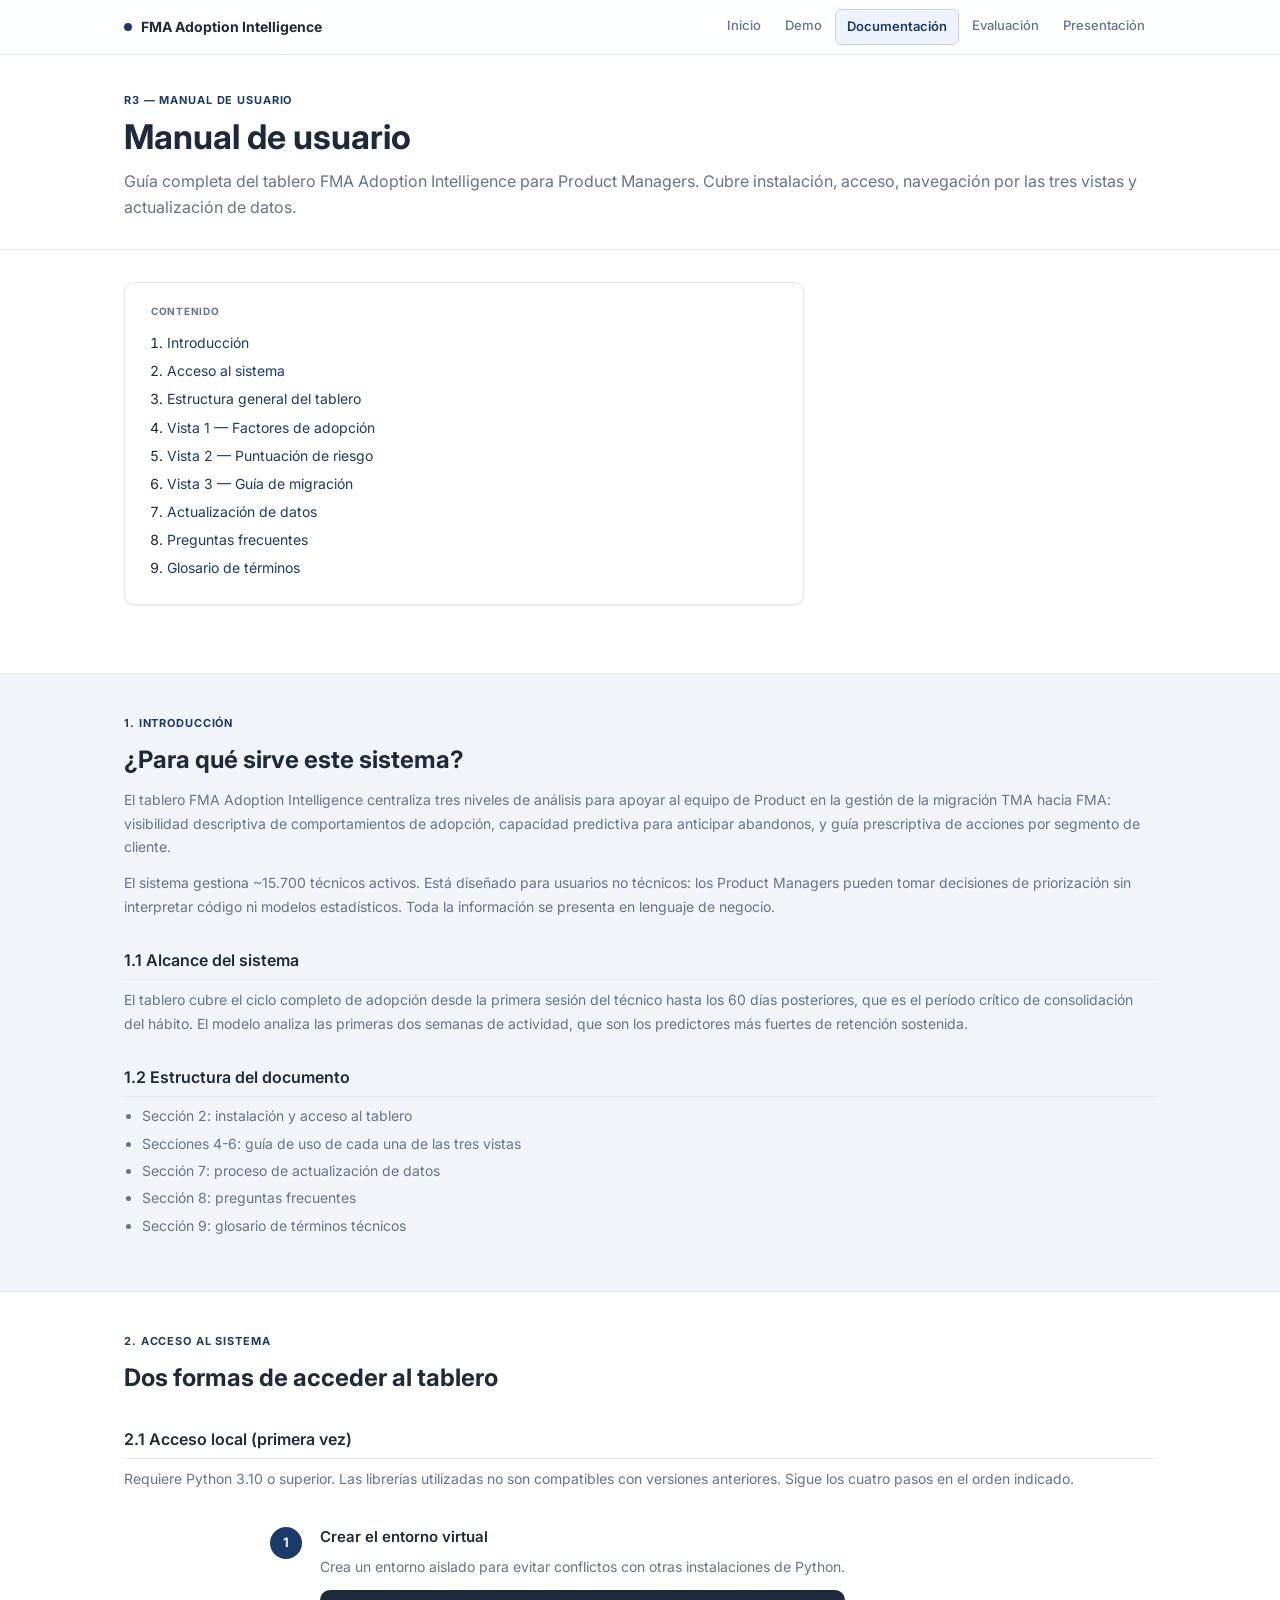
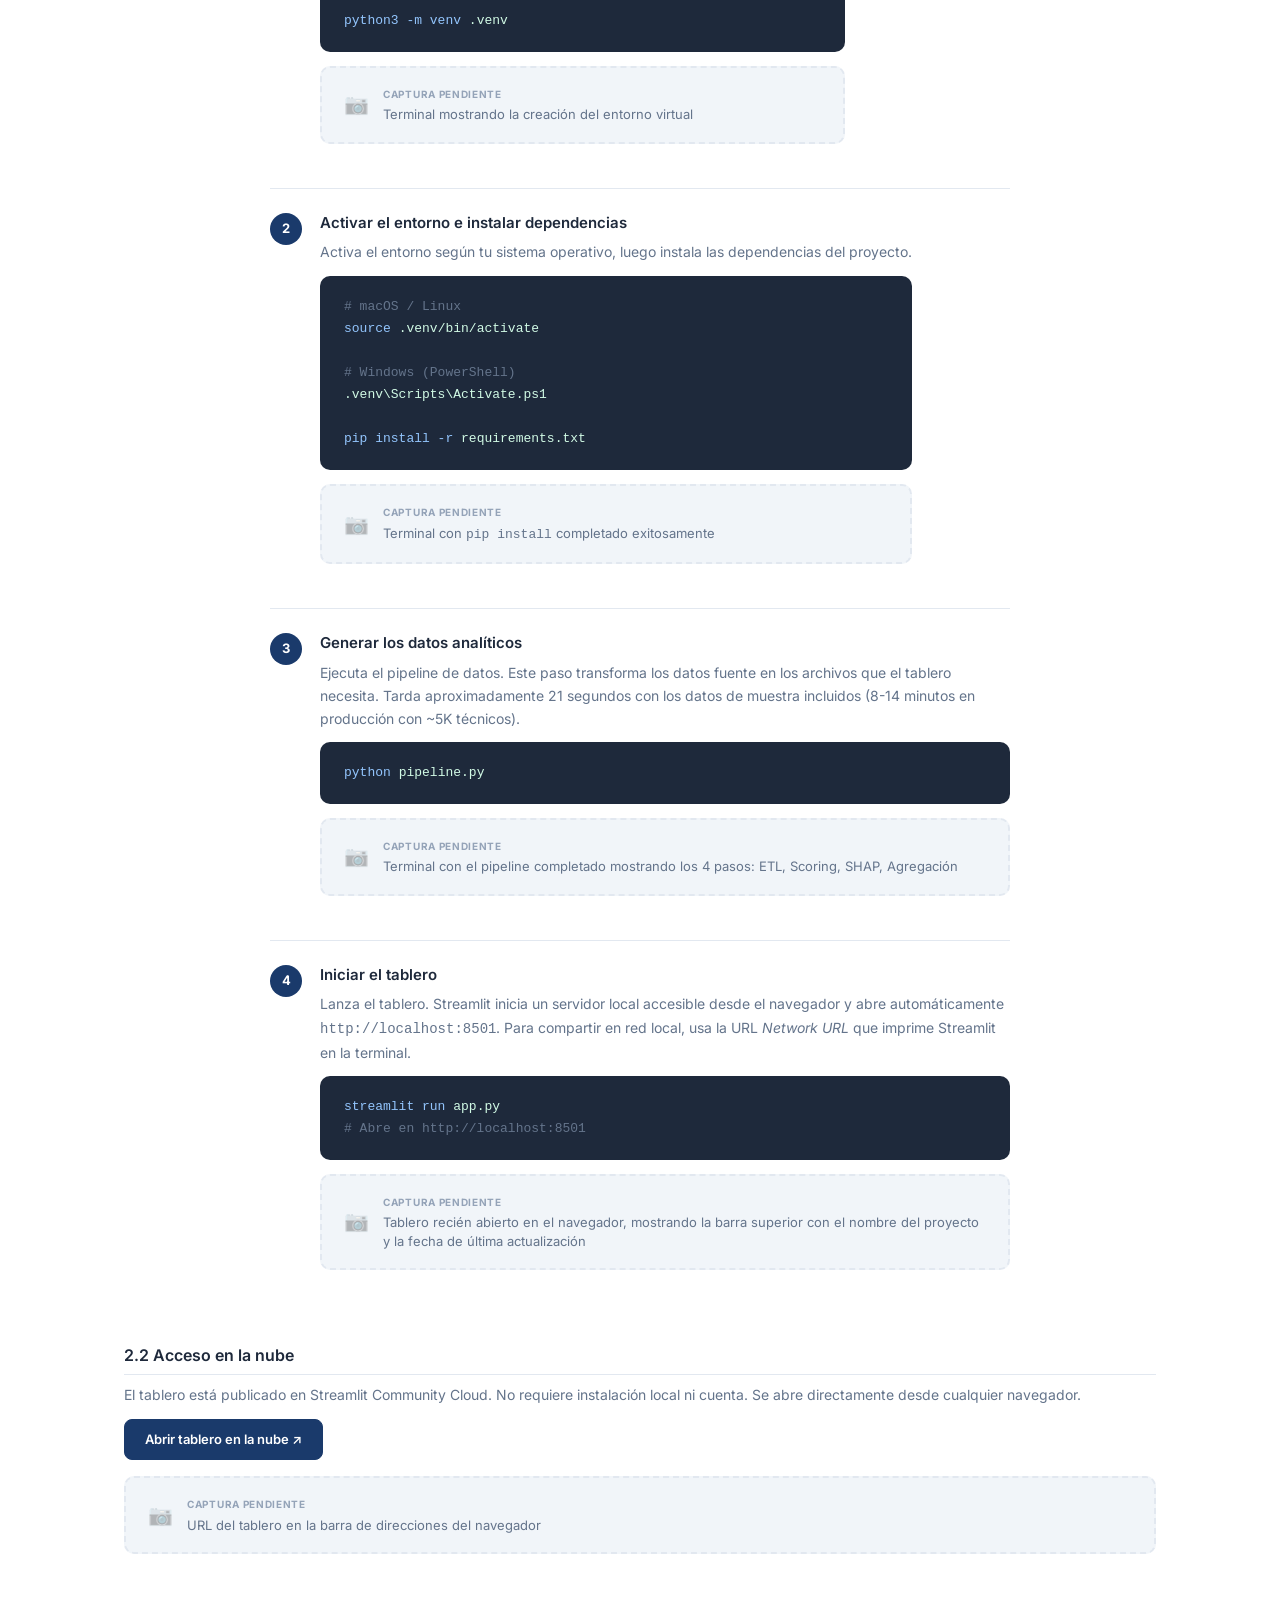
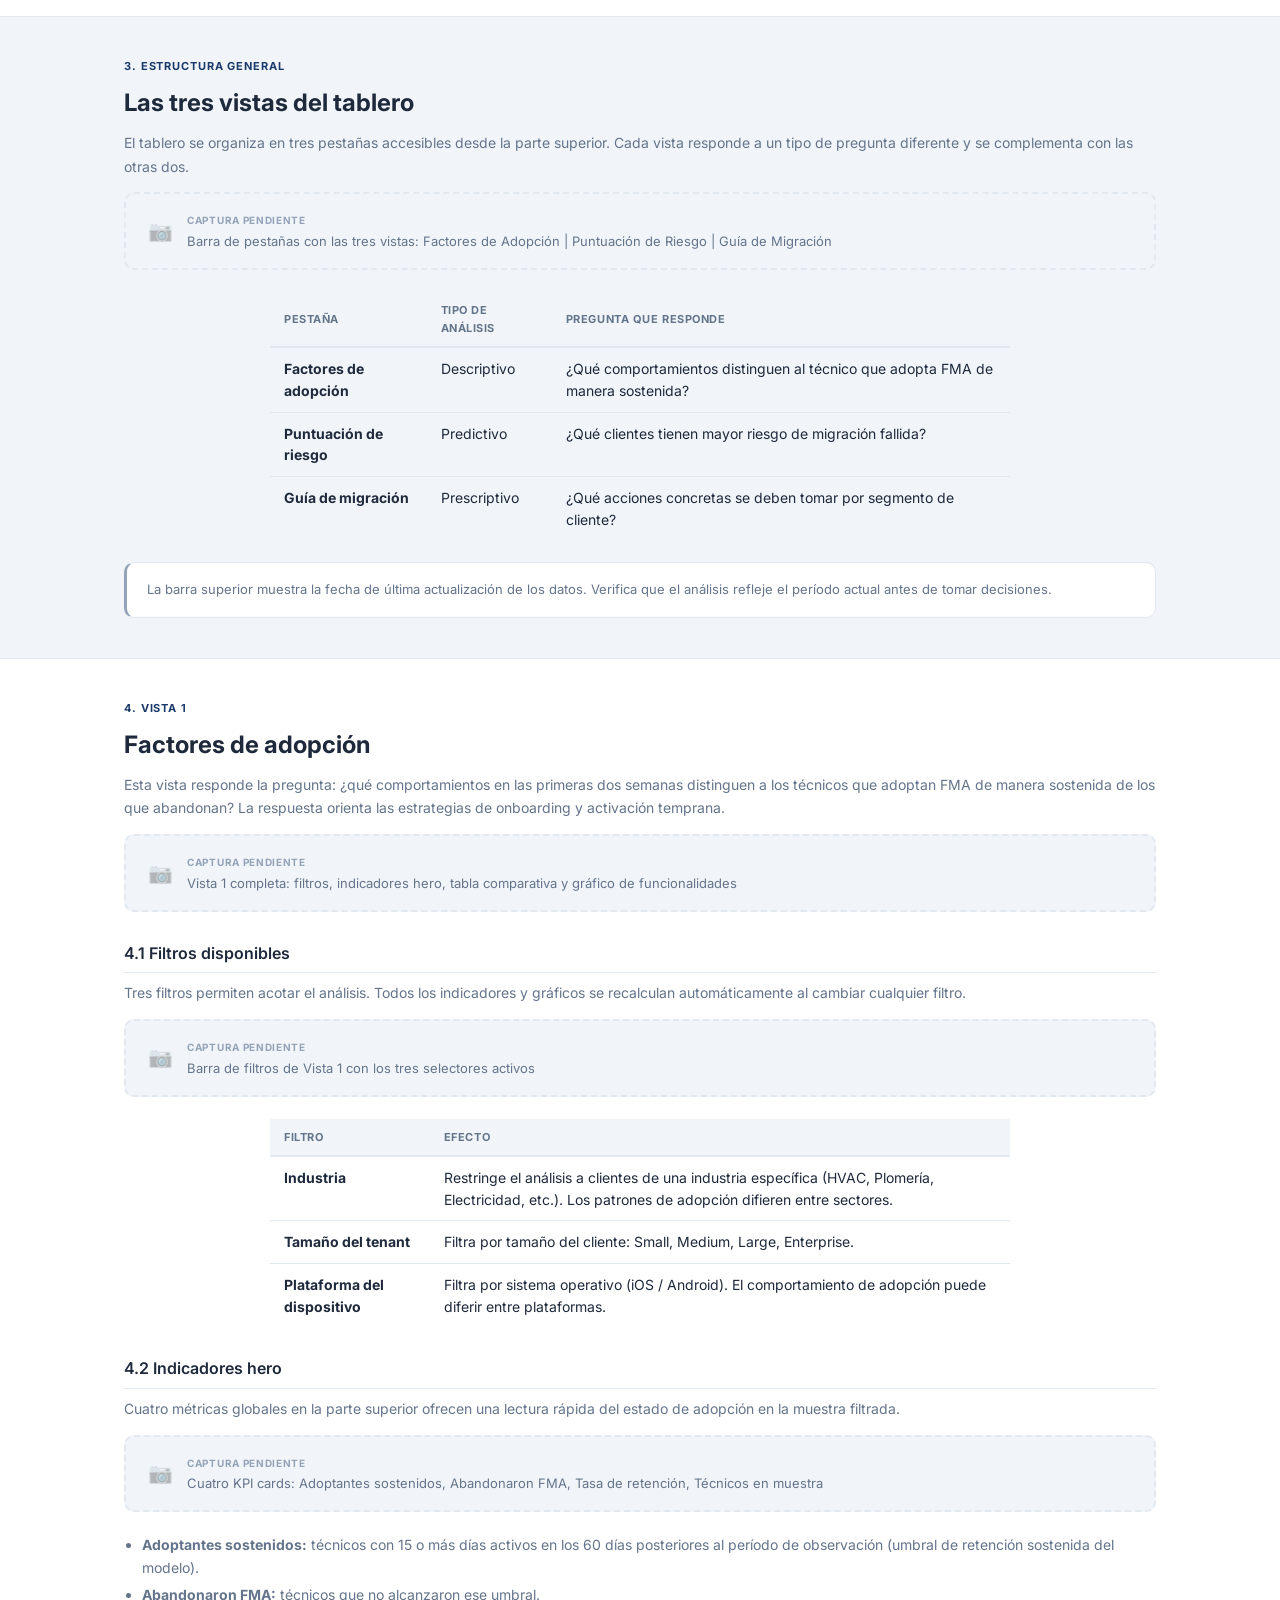
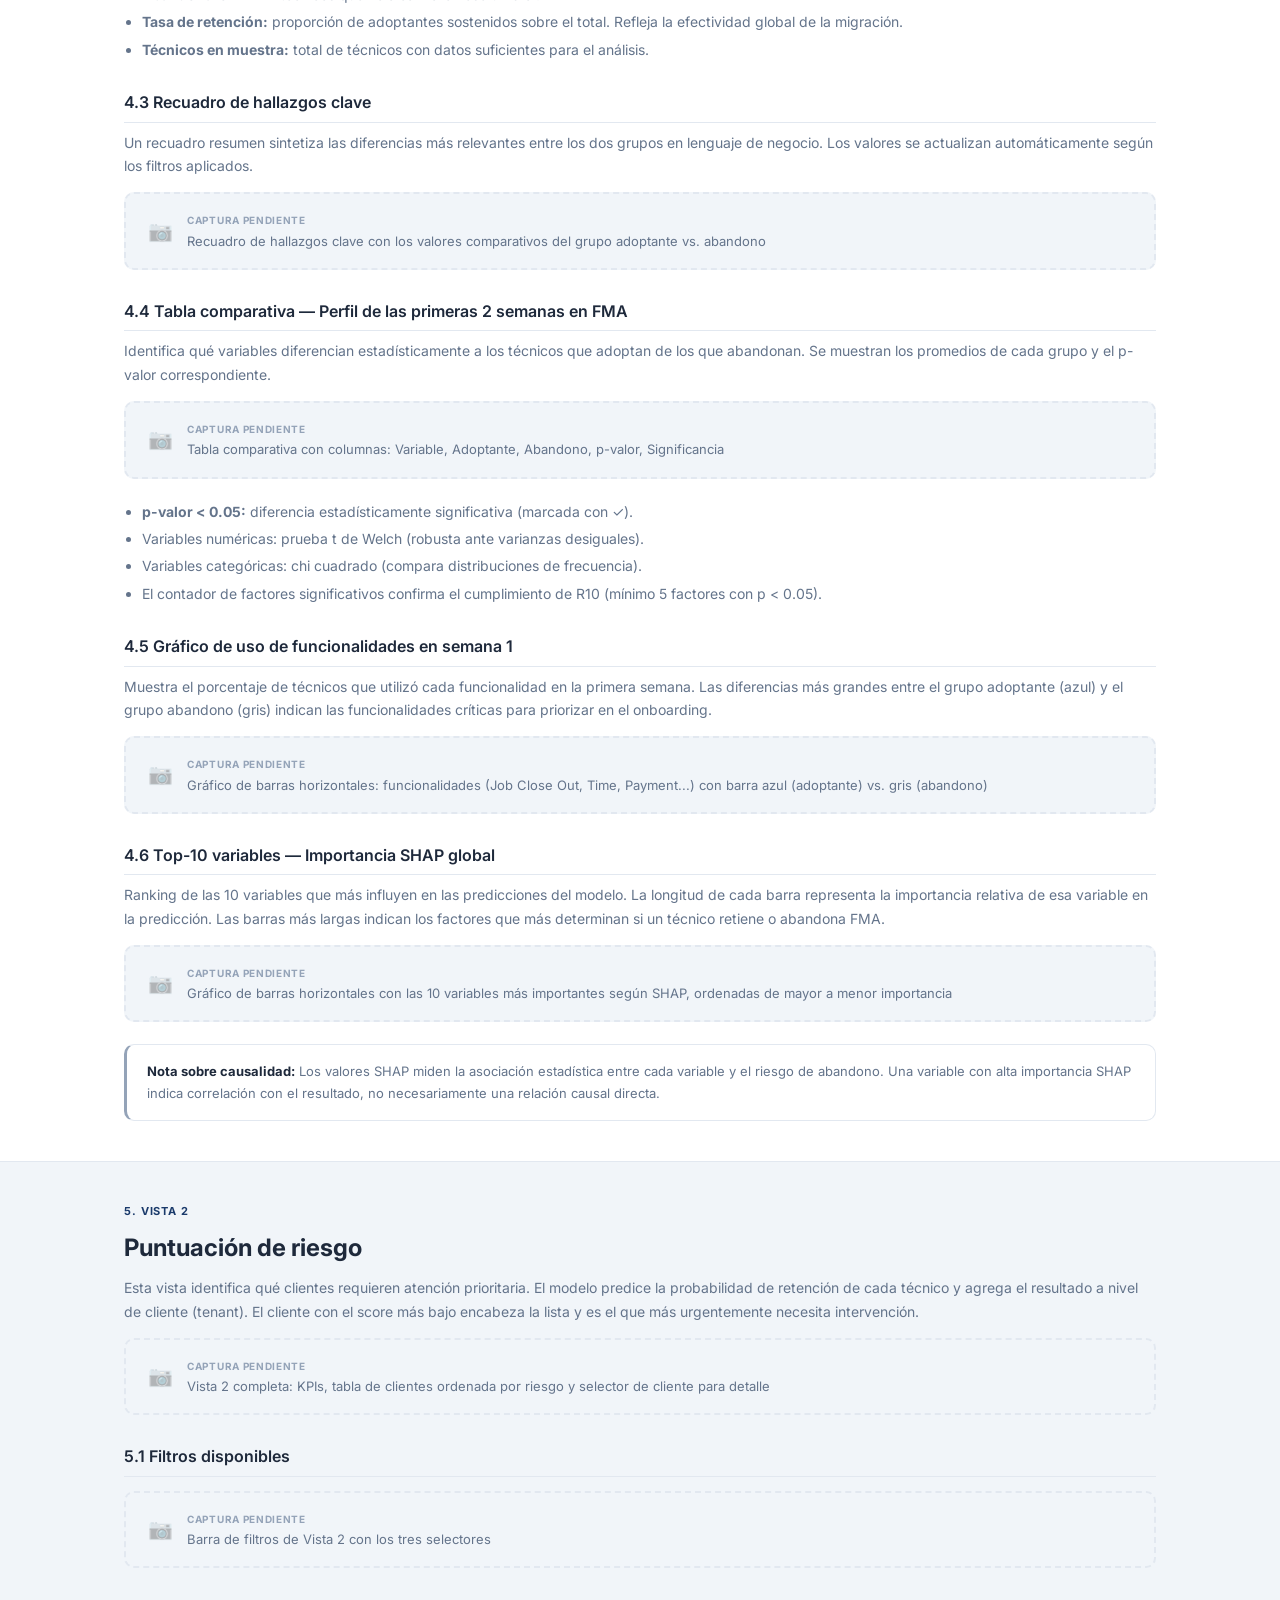
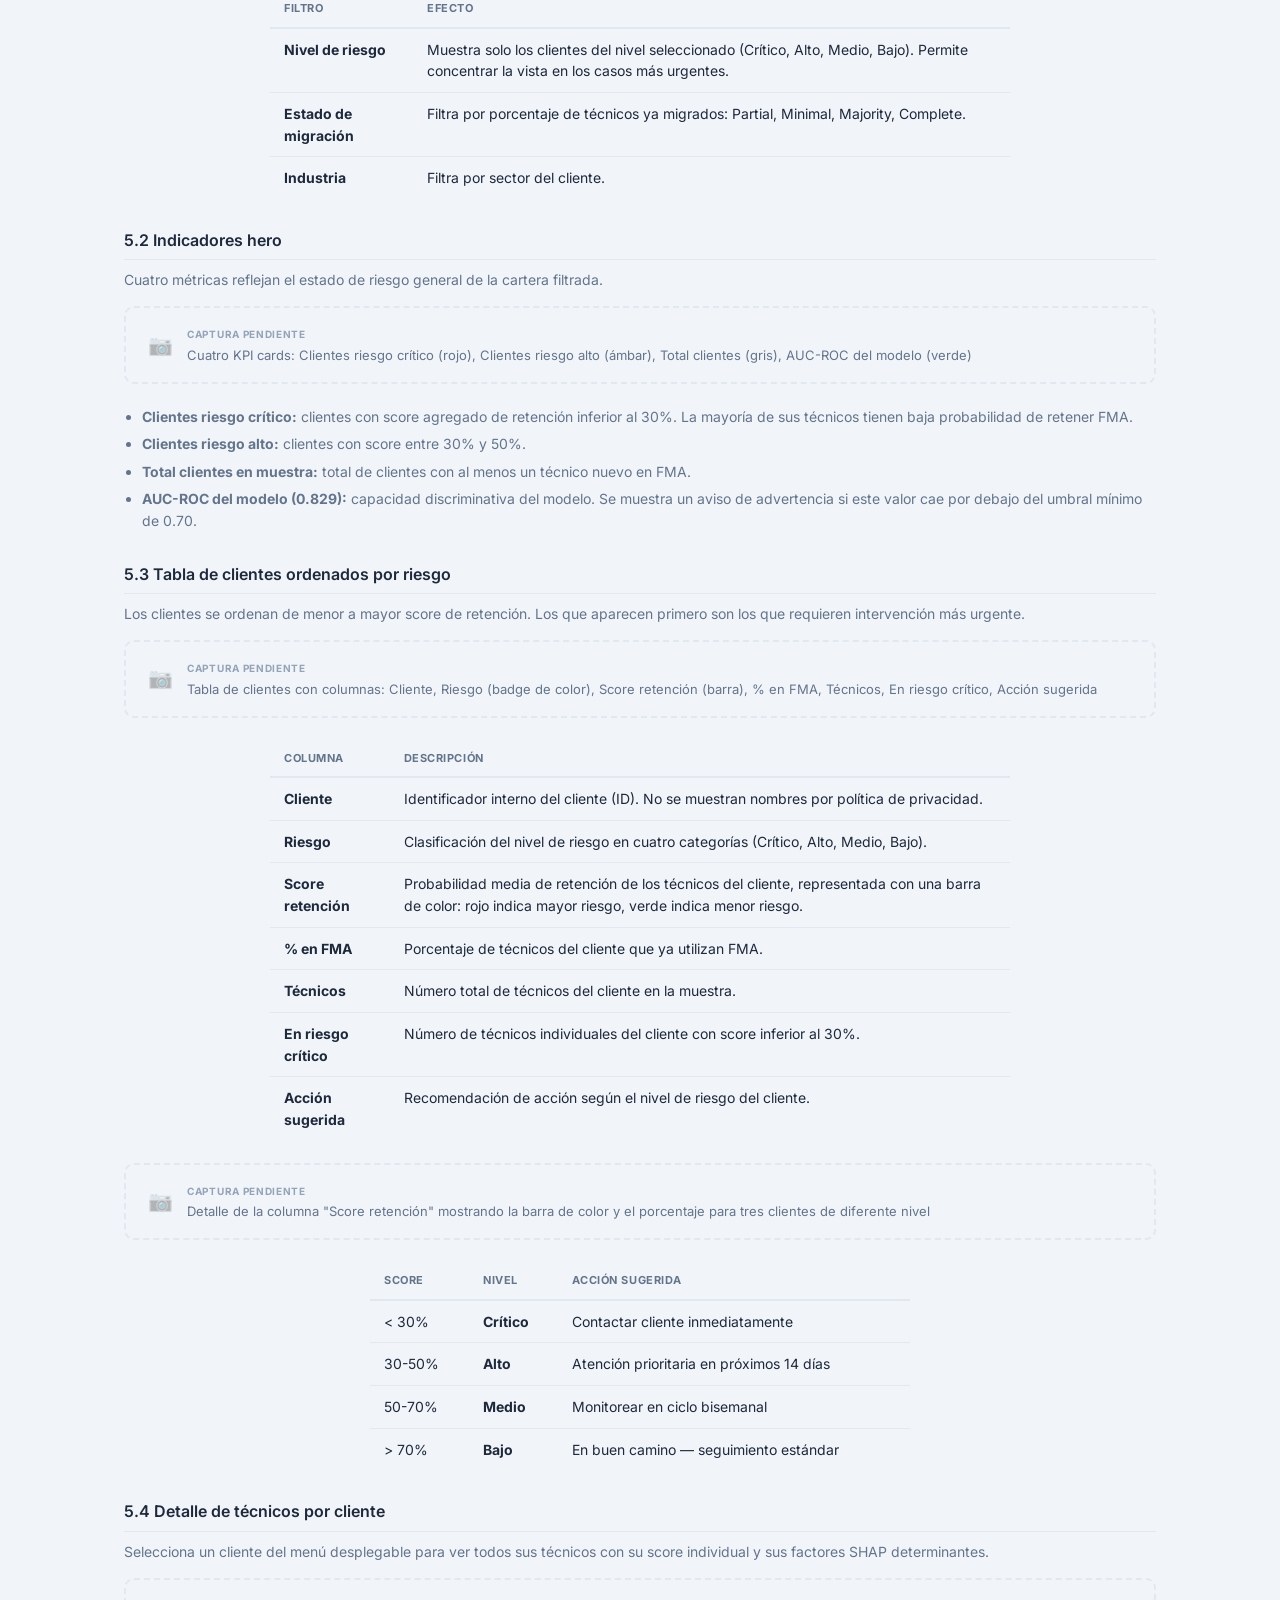
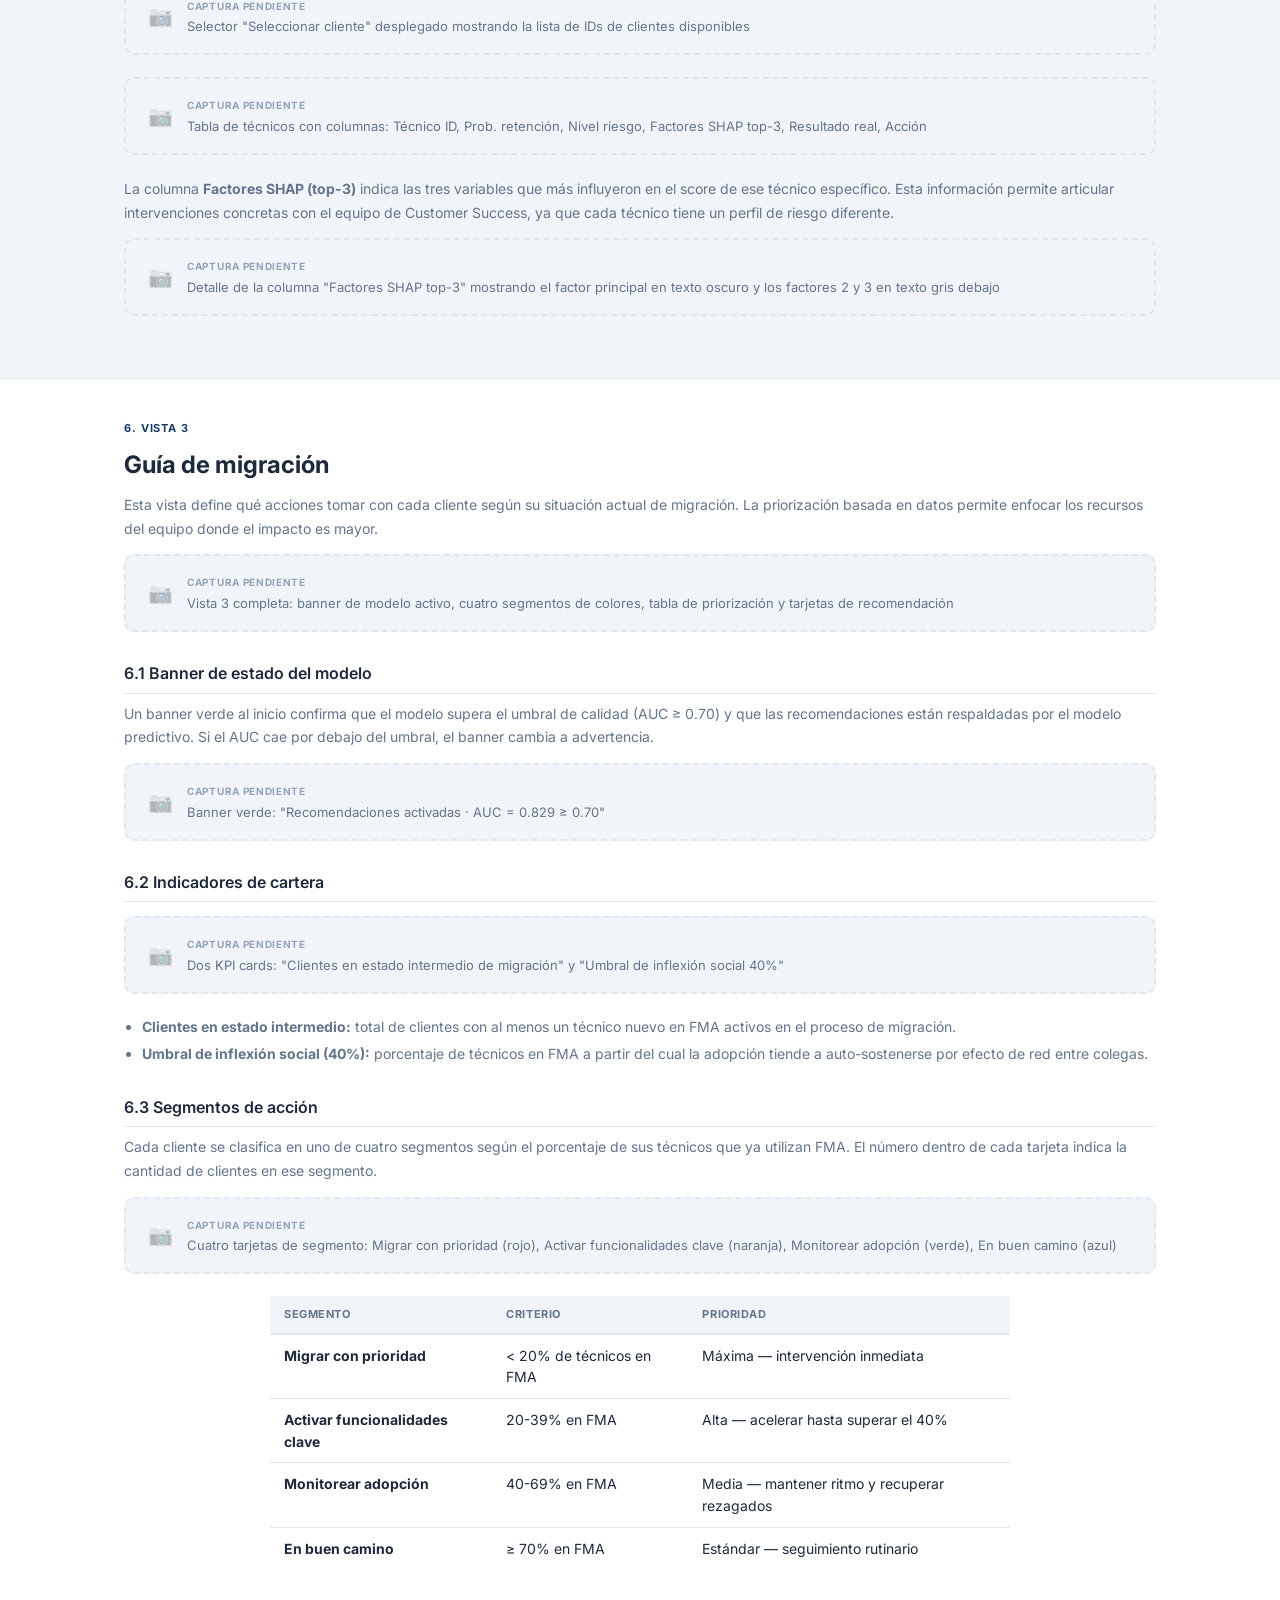
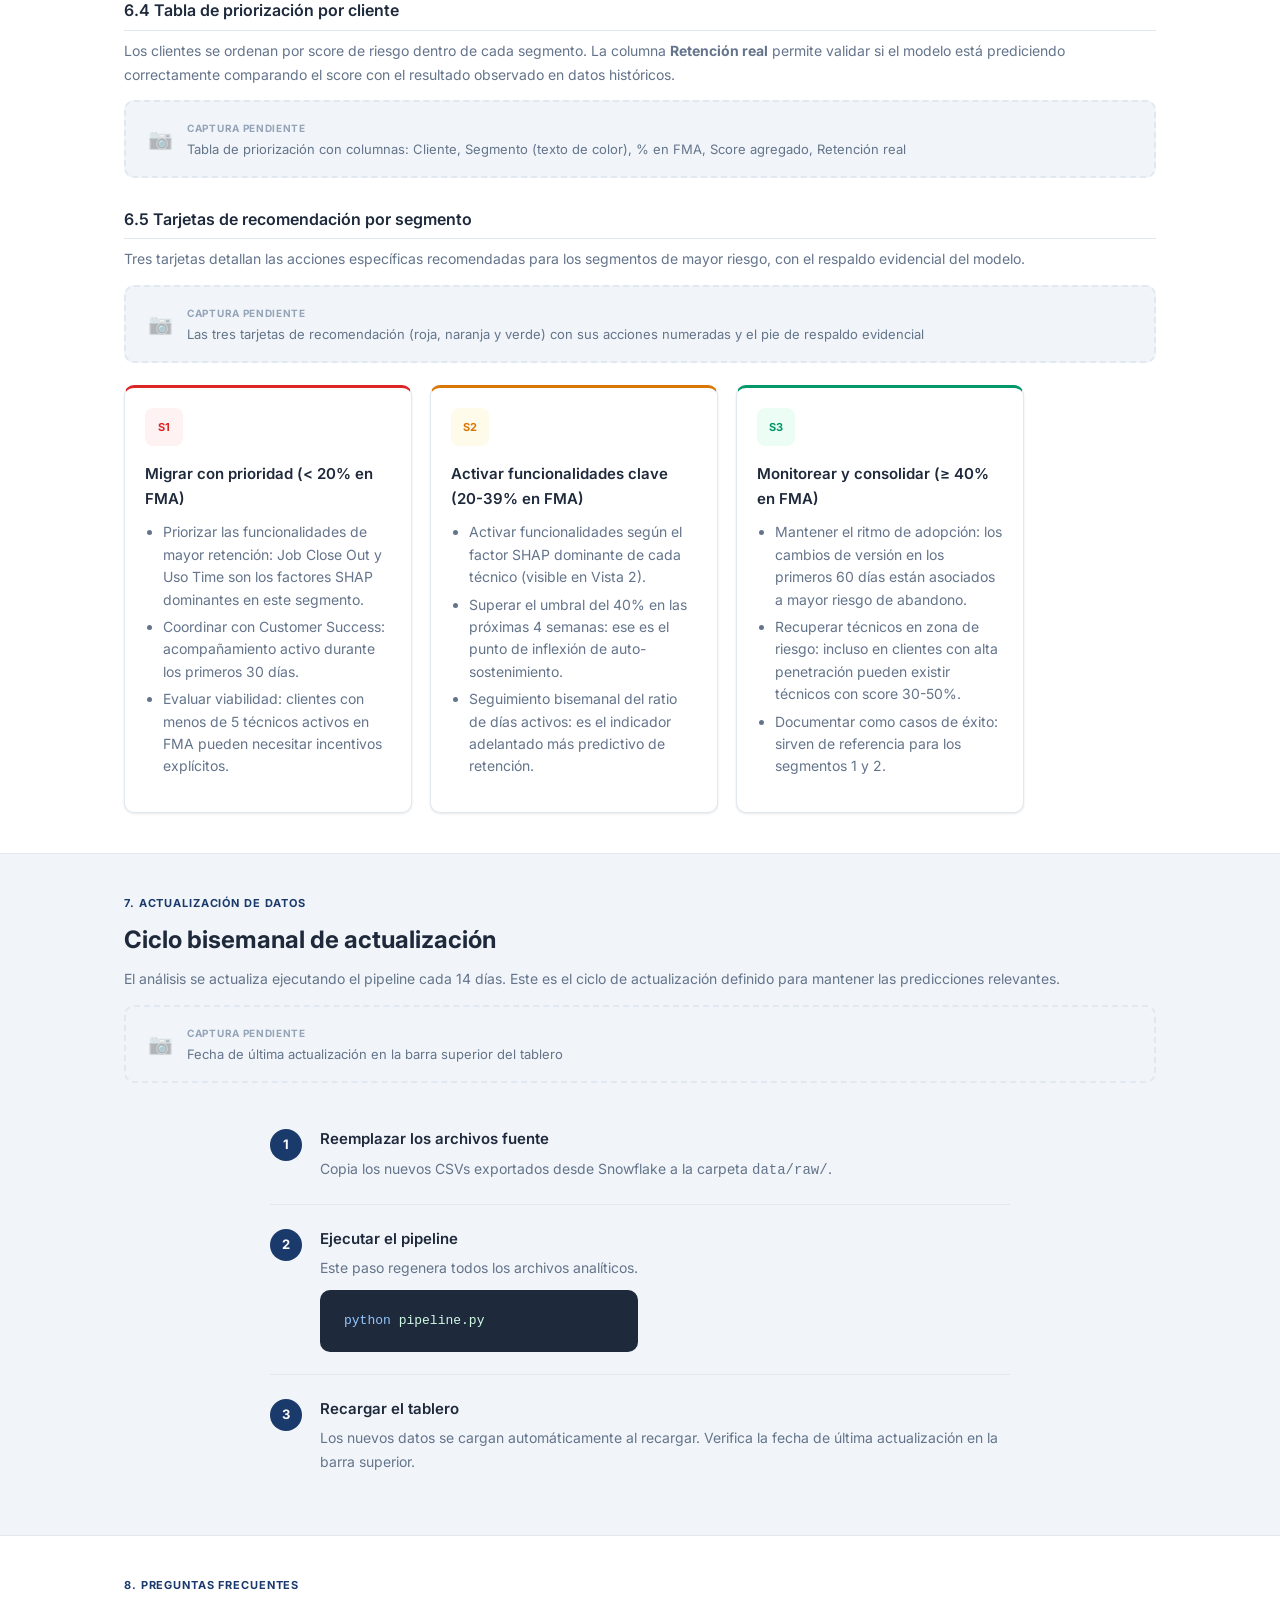
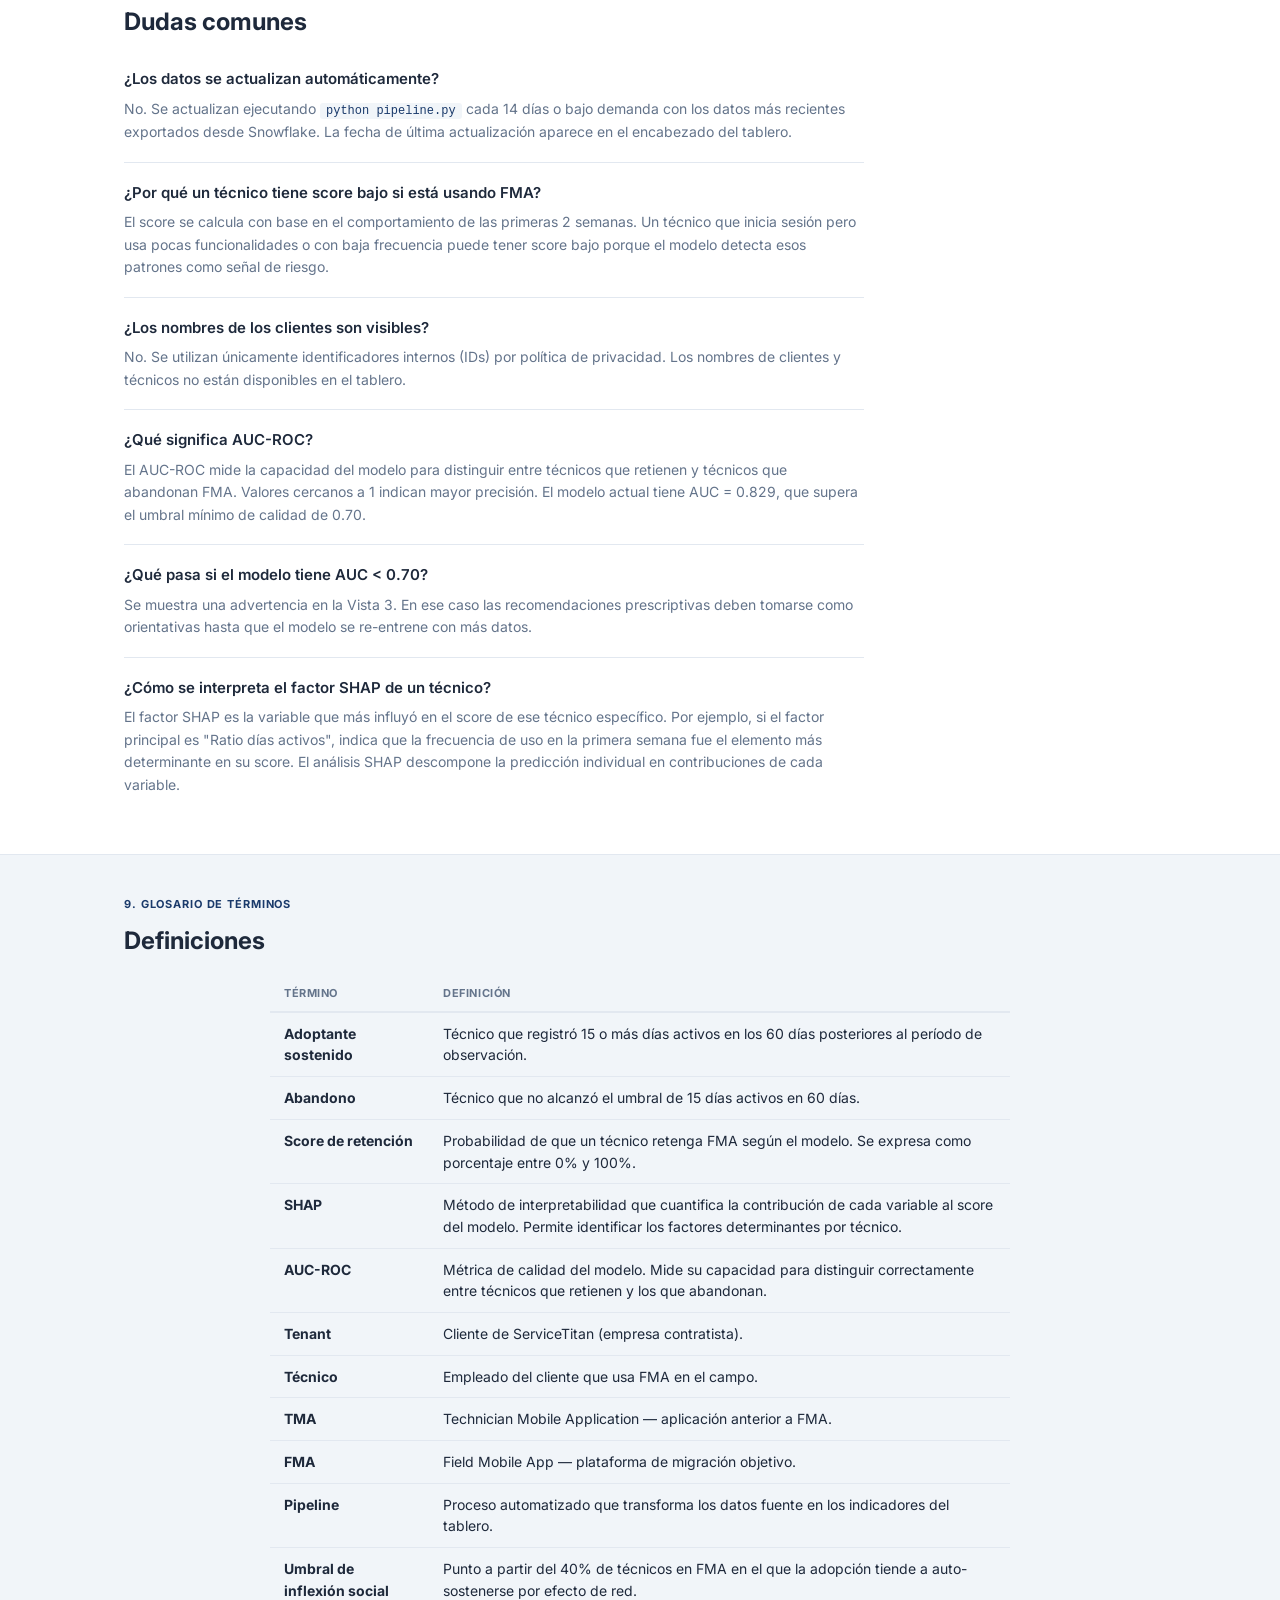
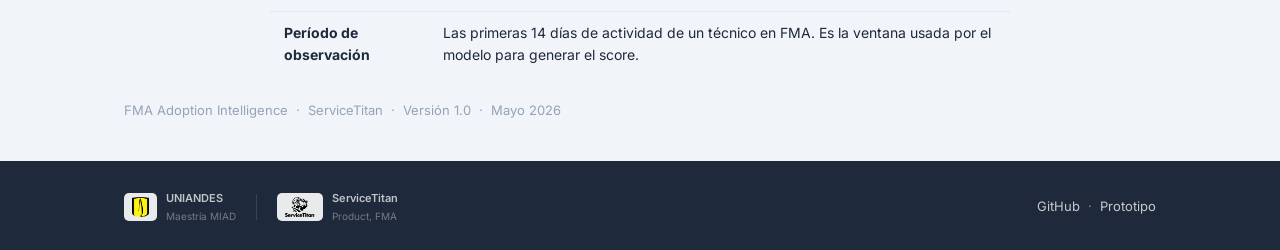
<file: docs/manual_de_usuario.html>
<!DOCTYPE html>
<html lang="es">
<head>
  <meta charset="UTF-8">
  <meta name="viewport" content="width=device-width, initial-scale=1.0">
  <title>Manual de usuario — FMA Adoption Intelligence</title>
  <link rel="preconnect" href="https://fonts.googleapis.com">
  <link rel="preconnect" href="https://fonts.gstatic.com" crossorigin>
  <link href="https://fonts.googleapis.com/css2?family=Inter:wght@300;400;500;600;700&display=swap" rel="stylesheet">
  <link rel="stylesheet" href="../style.css">
</head>
<body>

<nav>
  <div class="nav-inner">
    <a href="../index.html" class="nav-brand">
      <span class="nav-dot"></span>FMA Adoption Intelligence
    </a>
    <div class="nav-links">
      <a href="../index.html">Inicio</a>
      <a href="../demo.html">Demo</a>
      <a href="../documentacion.html" class="active">Documentación</a>
      <a href="../evaluacion.html">Evaluación</a>
      <a href="../presentacion.html">Presentación</a>
    </div>
  </div>
</nav>

<div class="page-hero">
  <div class="wrap">
    <div class="sec-tag">R3 — Manual de usuario</div>
    <h1>Manual de usuario</h1>
    <p>Guía completa del tablero FMA Adoption Intelligence para Product Managers. Cubre instalación, acceso, navegación por las tres vistas y actualización de datos.</p>
  </div>
</div>

<!-- TOC -->
<section class="bg-white" style="padding:32px 0;">
  <div class="wrap">
    <div class="doc-toc">
      <div class="doc-toc-title">Contenido</div>
      <ol>
        <li><a href="#intro">Introducción</a></li>
        <li><a href="#acceso">Acceso al sistema</a></li>
        <li><a href="#estructura">Estructura general del tablero</a></li>
        <li><a href="#v1">Vista 1 — Factores de adopción</a></li>
        <li><a href="#v2">Vista 2 — Puntuación de riesgo</a></li>
        <li><a href="#v3">Vista 3 — Guía de migración</a></li>
        <li><a href="#actualizacion">Actualización de datos</a></li>
        <li><a href="#faq">Preguntas frecuentes</a></li>
        <li><a href="#glosario">Glosario de términos</a></li>
      </ol>
    </div>
  </div>
</section>

<!-- SECCIÓN 1: INTRODUCCIÓN -->
<section id="intro">
  <div class="wrap">
    <div class="sec-tag">1. Introducción</div>
    <h2>¿Para qué sirve este sistema?</h2>
    <p class="doc-p">
      El tablero FMA Adoption Intelligence centraliza tres niveles de análisis para apoyar al equipo de Product en la gestión de la migración TMA hacia FMA: visibilidad descriptiva de comportamientos de adopción, capacidad predictiva para anticipar abandonos, y guía prescriptiva de acciones por segmento de cliente.
    </p>
    <p class="doc-p">
      El sistema gestiona ~15.700 técnicos activos. Está diseñado para usuarios no técnicos: los Product Managers pueden tomar decisiones de priorización sin interpretar código ni modelos estadísticos. Toda la información se presenta en lenguaje de negocio.
    </p>

    <div class="doc-h3">1.1 Alcance del sistema</div>
    <p class="doc-p">
      El tablero cubre el ciclo completo de adopción desde la primera sesión del técnico hasta los 60 días posteriores, que es el período crítico de consolidación del hábito. El modelo analiza las primeras dos semanas de actividad, que son los predictores más fuertes de retención sostenida.
    </p>

    <div class="doc-h3">1.2 Estructura del documento</div>
    <ul class="doc-ul">
      <li>Sección 2: instalación y acceso al tablero</li>
      <li>Secciones 4-6: guía de uso de cada una de las tres vistas</li>
      <li>Sección 7: proceso de actualización de datos</li>
      <li>Sección 8: preguntas frecuentes</li>
      <li>Sección 9: glosario de términos técnicos</li>
    </ul>
  </div>
</section>

<!-- SECCIÓN 2: ACCESO -->
<section id="acceso" class="bg-white">
  <div class="wrap">
    <div class="sec-tag">2. Acceso al sistema</div>
    <h2>Dos formas de acceder al tablero</h2>

    <div class="doc-h3">2.1 Acceso local (primera vez)</div>
    <p class="doc-p">Requiere Python 3.10 o superior. Las librerías utilizadas no son compatibles con versiones anteriores. Sigue los cuatro pasos en el orden indicado.</p>

    <div class="steps" style="max-width:740px;">
      <div class="step">
        <div class="step-num">1</div>
        <div>
          <div class="step-title">Crear el entorno virtual</div>
          <div class="step-desc">Crea un entorno aislado para evitar conflictos con otras instalaciones de Python.</div>
          <div class="code-block" style="margin-top:12px;">
            <div><span class="cmd">python3 -m venv</span> <span class="arg">.venv</span></div>
          </div>
          <div class="img-ph">
            <div class="img-ph-icon">&#128247;</div>
            <div class="img-ph-body">
              <div class="img-ph-label">Captura pendiente</div>
              <div class="img-ph-desc">Terminal mostrando la creación del entorno virtual</div>
            </div>
          </div>
        </div>
      </div>

      <div class="step">
        <div class="step-num">2</div>
        <div>
          <div class="step-title">Activar el entorno e instalar dependencias</div>
          <div class="step-desc">Activa el entorno según tu sistema operativo, luego instala las dependencias del proyecto.</div>
          <div class="code-block" style="margin-top:12px;">
            <div><span class="comment"># macOS / Linux</span></div>
            <div><span class="cmd">source</span> <span class="arg">.venv/bin/activate</span></div>
            <br>
            <div><span class="comment"># Windows (PowerShell)</span></div>
            <div><span class="arg">.venv\Scripts\Activate.ps1</span></div>
            <br>
            <div><span class="cmd">pip install -r</span> <span class="arg">requirements.txt</span></div>
          </div>
          <div class="img-ph">
            <div class="img-ph-icon">&#128247;</div>
            <div class="img-ph-body">
              <div class="img-ph-label">Captura pendiente</div>
              <div class="img-ph-desc">Terminal con <code>pip install</code> completado exitosamente</div>
            </div>
          </div>
        </div>
      </div>

      <div class="step">
        <div class="step-num">3</div>
        <div>
          <div class="step-title">Generar los datos analíticos</div>
          <div class="step-desc">Ejecuta el pipeline de datos. Este paso transforma los datos fuente en los archivos que el tablero necesita. Tarda aproximadamente 21 segundos con los datos de muestra incluidos (8-14 minutos en producción con ~5K técnicos).</div>
          <div class="code-block" style="margin-top:12px;">
            <div><span class="cmd">python</span> <span class="arg">pipeline.py</span></div>
          </div>
          <div class="img-ph">
            <div class="img-ph-icon">&#128247;</div>
            <div class="img-ph-body">
              <div class="img-ph-label">Captura pendiente</div>
              <div class="img-ph-desc">Terminal con el pipeline completado mostrando los 4 pasos: ETL, Scoring, SHAP, Agregación</div>
            </div>
          </div>
        </div>
      </div>

      <div class="step">
        <div class="step-num">4</div>
        <div>
          <div class="step-title">Iniciar el tablero</div>
          <div class="step-desc">Lanza el tablero. Streamlit inicia un servidor local accesible desde el navegador y abre automáticamente <code>http://localhost:8501</code>. Para compartir en red local, usa la URL <em>Network URL</em> que imprime Streamlit en la terminal.</div>
          <div class="code-block" style="margin-top:12px;">
            <div><span class="cmd">streamlit run</span> <span class="arg">app.py</span></div>
            <div><span class="comment"># Abre en http://localhost:8501</span></div>
          </div>
          <div class="img-ph">
            <div class="img-ph-icon">&#128247;</div>
            <div class="img-ph-body">
              <div class="img-ph-label">Captura pendiente</div>
              <div class="img-ph-desc">Tablero recién abierto en el navegador, mostrando la barra superior con el nombre del proyecto y la fecha de última actualización</div>
            </div>
          </div>
        </div>
      </div>
    </div>

    <div class="doc-h3">2.2 Acceso en la nube</div>
    <p class="doc-p">El tablero está publicado en Streamlit Community Cloud. No requiere instalación local ni cuenta. Se abre directamente desde cualquier navegador.</p>
    <div style="margin-bottom:16px;">
      <a href="https://fma-adoption-intelligence-4czccfxlxzkfdm6prmcns8.streamlit.app"
         target="_blank" rel="noopener" class="btn btn-primary">
        Abrir tablero en la nube &nearr;
      </a>
    </div>
    <div class="img-ph">
      <div class="img-ph-icon">&#128247;</div>
      <div class="img-ph-body">
        <div class="img-ph-label">Captura pendiente</div>
        <div class="img-ph-desc">URL del tablero en la barra de direcciones del navegador</div>
      </div>
    </div>
  </div>
</section>

<!-- SECCIÓN 3: ESTRUCTURA -->
<section id="estructura">
  <div class="wrap">
    <div class="sec-tag">3. Estructura general</div>
    <h2>Las tres vistas del tablero</h2>
    <p class="doc-p">El tablero se organiza en tres pestañas accesibles desde la parte superior. Cada vista responde a un tipo de pregunta diferente y se complementa con las otras dos.</p>

    <div class="img-ph">
      <div class="img-ph-icon">&#128247;</div>
      <div class="img-ph-body">
        <div class="img-ph-label">Captura pendiente</div>
        <div class="img-ph-desc">Barra de pestañas con las tres vistas: Factores de Adopción | Puntuación de Riesgo | Guía de Migración</div>
      </div>
    </div>

    <table class="doc-table" style="max-width:740px;">
      <thead>
        <tr>
          <th>Pestaña</th>
          <th>Tipo de análisis</th>
          <th>Pregunta que responde</th>
        </tr>
      </thead>
      <tbody>
        <tr>
          <td><strong>Factores de adopción</strong></td>
          <td>Descriptivo</td>
          <td>¿Qué comportamientos distinguen al técnico que adopta FMA de manera sostenida?</td>
        </tr>
        <tr>
          <td><strong>Puntuación de riesgo</strong></td>
          <td>Predictivo</td>
          <td>¿Qué clientes tienen mayor riesgo de migración fallida?</td>
        </tr>
        <tr>
          <td><strong>Guía de migración</strong></td>
          <td>Prescriptivo</td>
          <td>¿Qué acciones concretas se deben tomar por segmento de cliente?</td>
        </tr>
      </tbody>
    </table>

    <div class="notice">
      La barra superior muestra la fecha de última actualización de los datos. Verifica que el análisis refleje el período actual antes de tomar decisiones.
    </div>
  </div>
</section>

<!-- SECCIÓN 4: VISTA 1 -->
<section id="v1" class="bg-white">
  <div class="wrap">
    <div class="sec-tag">4. Vista 1</div>
    <h2>Factores de adopción</h2>
    <p class="doc-p">
      Esta vista responde la pregunta: ¿qué comportamientos en las primeras dos semanas distinguen a los técnicos que adoptan FMA de manera sostenida de los que abandonan? La respuesta orienta las estrategias de onboarding y activación temprana.
    </p>

    <div class="img-ph">
      <div class="img-ph-icon">&#128247;</div>
      <div class="img-ph-body">
        <div class="img-ph-label">Captura pendiente</div>
        <div class="img-ph-desc">Vista 1 completa: filtros, indicadores hero, tabla comparativa y gráfico de funcionalidades</div>
      </div>
    </div>

    <div class="doc-h3">4.1 Filtros disponibles</div>
    <p class="doc-p">Tres filtros permiten acotar el análisis. Todos los indicadores y gráficos se recalculan automáticamente al cambiar cualquier filtro.</p>

    <div class="img-ph">
      <div class="img-ph-icon">&#128247;</div>
      <div class="img-ph-body">
        <div class="img-ph-label">Captura pendiente</div>
        <div class="img-ph-desc">Barra de filtros de Vista 1 con los tres selectores activos</div>
      </div>
    </div>

    <table class="doc-table" style="max-width:740px;">
      <thead>
        <tr><th>Filtro</th><th>Efecto</th></tr>
      </thead>
      <tbody>
        <tr>
          <td><strong>Industria</strong></td>
          <td>Restringe el análisis a clientes de una industria específica (HVAC, Plomería, Electricidad, etc.). Los patrones de adopción difieren entre sectores.</td>
        </tr>
        <tr>
          <td><strong>Tamaño del tenant</strong></td>
          <td>Filtra por tamaño del cliente: Small, Medium, Large, Enterprise.</td>
        </tr>
        <tr>
          <td><strong>Plataforma del dispositivo</strong></td>
          <td>Filtra por sistema operativo (iOS / Android). El comportamiento de adopción puede diferir entre plataformas.</td>
        </tr>
      </tbody>
    </table>

    <div class="doc-h3">4.2 Indicadores hero</div>
    <p class="doc-p">Cuatro métricas globales en la parte superior ofrecen una lectura rápida del estado de adopción en la muestra filtrada.</p>

    <div class="img-ph">
      <div class="img-ph-icon">&#128247;</div>
      <div class="img-ph-body">
        <div class="img-ph-label">Captura pendiente</div>
        <div class="img-ph-desc">Cuatro KPI cards: Adoptantes sostenidos, Abandonaron FMA, Tasa de retención, Técnicos en muestra</div>
      </div>
    </div>

    <ul class="doc-ul">
      <li><strong>Adoptantes sostenidos:</strong> técnicos con 15 o más días activos en los 60 días posteriores al período de observación (umbral de retención sostenida del modelo).</li>
      <li><strong>Abandonaron FMA:</strong> técnicos que no alcanzaron ese umbral.</li>
      <li><strong>Tasa de retención:</strong> proporción de adoptantes sostenidos sobre el total. Refleja la efectividad global de la migración.</li>
      <li><strong>Técnicos en muestra:</strong> total de técnicos con datos suficientes para el análisis.</li>
    </ul>

    <div class="doc-h3">4.3 Recuadro de hallazgos clave</div>
    <p class="doc-p">Un recuadro resumen sintetiza las diferencias más relevantes entre los dos grupos en lenguaje de negocio. Los valores se actualizan automáticamente según los filtros aplicados.</p>

    <div class="img-ph">
      <div class="img-ph-icon">&#128247;</div>
      <div class="img-ph-body">
        <div class="img-ph-label">Captura pendiente</div>
        <div class="img-ph-desc">Recuadro de hallazgos clave con los valores comparativos del grupo adoptante vs. abandono</div>
      </div>
    </div>

    <div class="doc-h3">4.4 Tabla comparativa — Perfil de las primeras 2 semanas en FMA</div>
    <p class="doc-p">
      Identifica qué variables diferencian estadísticamente a los técnicos que adoptan de los que abandonan. Se muestran los promedios de cada grupo y el p-valor correspondiente.
    </p>

    <div class="img-ph">
      <div class="img-ph-icon">&#128247;</div>
      <div class="img-ph-body">
        <div class="img-ph-label">Captura pendiente</div>
        <div class="img-ph-desc">Tabla comparativa con columnas: Variable, Adoptante, Abandono, p-valor, Significancia</div>
      </div>
    </div>

    <ul class="doc-ul">
      <li><strong>p-valor &lt; 0.05:</strong> diferencia estadísticamente significativa (marcada con ✓).</li>
      <li>Variables numéricas: prueba t de Welch (robusta ante varianzas desiguales).</li>
      <li>Variables categóricas: chi cuadrado (compara distribuciones de frecuencia).</li>
      <li>El contador de factores significativos confirma el cumplimiento de R10 (mínimo 5 factores con p &lt; 0.05).</li>
    </ul>

    <div class="doc-h3">4.5 Gráfico de uso de funcionalidades en semana 1</div>
    <p class="doc-p">Muestra el porcentaje de técnicos que utilizó cada funcionalidad en la primera semana. Las diferencias más grandes entre el grupo adoptante (azul) y el grupo abandono (gris) indican las funcionalidades críticas para priorizar en el onboarding.</p>

    <div class="img-ph">
      <div class="img-ph-icon">&#128247;</div>
      <div class="img-ph-body">
        <div class="img-ph-label">Captura pendiente</div>
        <div class="img-ph-desc">Gráfico de barras horizontales: funcionalidades (Job Close Out, Time, Payment...) con barra azul (adoptante) vs. gris (abandono)</div>
      </div>
    </div>

    <div class="doc-h3">4.6 Top-10 variables — Importancia SHAP global</div>
    <p class="doc-p">
      Ranking de las 10 variables que más influyen en las predicciones del modelo. La longitud de cada barra representa la importancia relativa de esa variable en la predicción. Las barras más largas indican los factores que más determinan si un técnico retiene o abandona FMA.
    </p>

    <div class="img-ph">
      <div class="img-ph-icon">&#128247;</div>
      <div class="img-ph-body">
        <div class="img-ph-label">Captura pendiente</div>
        <div class="img-ph-desc">Gráfico de barras horizontales con las 10 variables más importantes según SHAP, ordenadas de mayor a menor importancia</div>
      </div>
    </div>

    <div class="notice">
      <strong>Nota sobre causalidad:</strong> Los valores SHAP miden la asociación estadística entre cada variable y el riesgo de abandono. Una variable con alta importancia SHAP indica correlación con el resultado, no necesariamente una relación causal directa.
    </div>
  </div>
</section>

<!-- SECCIÓN 5: VISTA 2 -->
<section id="v2">
  <div class="wrap">
    <div class="sec-tag">5. Vista 2</div>
    <h2>Puntuación de riesgo</h2>
    <p class="doc-p">
      Esta vista identifica qué clientes requieren atención prioritaria. El modelo predice la probabilidad de retención de cada técnico y agrega el resultado a nivel de cliente (tenant). El cliente con el score más bajo encabeza la lista y es el que más urgentemente necesita intervención.
    </p>

    <div class="img-ph">
      <div class="img-ph-icon">&#128247;</div>
      <div class="img-ph-body">
        <div class="img-ph-label">Captura pendiente</div>
        <div class="img-ph-desc">Vista 2 completa: KPIs, tabla de clientes ordenada por riesgo y selector de cliente para detalle</div>
      </div>
    </div>

    <div class="doc-h3">5.1 Filtros disponibles</div>

    <div class="img-ph">
      <div class="img-ph-icon">&#128247;</div>
      <div class="img-ph-body">
        <div class="img-ph-label">Captura pendiente</div>
        <div class="img-ph-desc">Barra de filtros de Vista 2 con los tres selectores</div>
      </div>
    </div>

    <table class="doc-table" style="max-width:740px;">
      <thead>
        <tr><th>Filtro</th><th>Efecto</th></tr>
      </thead>
      <tbody>
        <tr>
          <td><strong>Nivel de riesgo</strong></td>
          <td>Muestra solo los clientes del nivel seleccionado (Crítico, Alto, Medio, Bajo). Permite concentrar la vista en los casos más urgentes.</td>
        </tr>
        <tr>
          <td><strong>Estado de migración</strong></td>
          <td>Filtra por porcentaje de técnicos ya migrados: Partial, Minimal, Majority, Complete.</td>
        </tr>
        <tr>
          <td><strong>Industria</strong></td>
          <td>Filtra por sector del cliente.</td>
        </tr>
      </tbody>
    </table>

    <div class="doc-h3">5.2 Indicadores hero</div>
    <p class="doc-p">Cuatro métricas reflejan el estado de riesgo general de la cartera filtrada.</p>

    <div class="img-ph">
      <div class="img-ph-icon">&#128247;</div>
      <div class="img-ph-body">
        <div class="img-ph-label">Captura pendiente</div>
        <div class="img-ph-desc">Cuatro KPI cards: Clientes riesgo crítico (rojo), Clientes riesgo alto (ámbar), Total clientes (gris), AUC-ROC del modelo (verde)</div>
      </div>
    </div>

    <ul class="doc-ul">
      <li><strong>Clientes riesgo crítico:</strong> clientes con score agregado de retención inferior al 30%. La mayoría de sus técnicos tienen baja probabilidad de retener FMA.</li>
      <li><strong>Clientes riesgo alto:</strong> clientes con score entre 30% y 50%.</li>
      <li><strong>Total clientes en muestra:</strong> total de clientes con al menos un técnico nuevo en FMA.</li>
      <li><strong>AUC-ROC del modelo (0.829):</strong> capacidad discriminativa del modelo. Se muestra un aviso de advertencia si este valor cae por debajo del umbral mínimo de 0.70.</li>
    </ul>

    <div class="doc-h3">5.3 Tabla de clientes ordenados por riesgo</div>
    <p class="doc-p">Los clientes se ordenan de menor a mayor score de retención. Los que aparecen primero son los que requieren intervención más urgente.</p>

    <div class="img-ph">
      <div class="img-ph-icon">&#128247;</div>
      <div class="img-ph-body">
        <div class="img-ph-label">Captura pendiente</div>
        <div class="img-ph-desc">Tabla de clientes con columnas: Cliente, Riesgo (badge de color), Score retención (barra), % en FMA, Técnicos, En riesgo crítico, Acción sugerida</div>
      </div>
    </div>

    <table class="doc-table" style="max-width:740px;">
      <thead>
        <tr><th>Columna</th><th>Descripción</th></tr>
      </thead>
      <tbody>
        <tr><td><strong>Cliente</strong></td><td>Identificador interno del cliente (ID). No se muestran nombres por política de privacidad.</td></tr>
        <tr><td><strong>Riesgo</strong></td><td>Clasificación del nivel de riesgo en cuatro categorías (Crítico, Alto, Medio, Bajo).</td></tr>
        <tr><td><strong>Score retención</strong></td><td>Probabilidad media de retención de los técnicos del cliente, representada con una barra de color: rojo indica mayor riesgo, verde indica menor riesgo.</td></tr>
        <tr><td><strong>% en FMA</strong></td><td>Porcentaje de técnicos del cliente que ya utilizan FMA.</td></tr>
        <tr><td><strong>Técnicos</strong></td><td>Número total de técnicos del cliente en la muestra.</td></tr>
        <tr><td><strong>En riesgo crítico</strong></td><td>Número de técnicos individuales del cliente con score inferior al 30%.</td></tr>
        <tr><td><strong>Acción sugerida</strong></td><td>Recomendación de acción según el nivel de riesgo del cliente.</td></tr>
      </tbody>
    </table>

    <div class="img-ph">
      <div class="img-ph-icon">&#128247;</div>
      <div class="img-ph-body">
        <div class="img-ph-label">Captura pendiente</div>
        <div class="img-ph-desc">Detalle de la columna "Score retención" mostrando la barra de color y el porcentaje para tres clientes de diferente nivel</div>
      </div>
    </div>

    <table class="doc-table" style="max-width:540px;">
      <thead>
        <tr><th>Score</th><th>Nivel</th><th>Acción sugerida</th></tr>
      </thead>
      <tbody>
        <tr><td>&lt; 30%</td><td><strong>Crítico</strong></td><td>Contactar cliente inmediatamente</td></tr>
        <tr><td>30-50%</td><td><strong>Alto</strong></td><td>Atención prioritaria en próximos 14 días</td></tr>
        <tr><td>50-70%</td><td><strong>Medio</strong></td><td>Monitorear en ciclo bisemanal</td></tr>
        <tr><td>&gt; 70%</td><td><strong>Bajo</strong></td><td>En buen camino — seguimiento estándar</td></tr>
      </tbody>
    </table>

    <div class="doc-h3">5.4 Detalle de técnicos por cliente</div>
    <p class="doc-p">Selecciona un cliente del menú desplegable para ver todos sus técnicos con su score individual y sus factores SHAP determinantes.</p>

    <div class="img-ph">
      <div class="img-ph-icon">&#128247;</div>
      <div class="img-ph-body">
        <div class="img-ph-label">Captura pendiente</div>
        <div class="img-ph-desc">Selector "Seleccionar cliente" desplegado mostrando la lista de IDs de clientes disponibles</div>
      </div>
    </div>

    <div class="img-ph">
      <div class="img-ph-icon">&#128247;</div>
      <div class="img-ph-body">
        <div class="img-ph-label">Captura pendiente</div>
        <div class="img-ph-desc">Tabla de técnicos con columnas: Técnico ID, Prob. retención, Nivel riesgo, Factores SHAP top-3, Resultado real, Acción</div>
      </div>
    </div>

    <p class="doc-p">
      La columna <strong>Factores SHAP (top-3)</strong> indica las tres variables que más influyeron en el score de ese técnico específico. Esta información permite articular intervenciones concretas con el equipo de Customer Success, ya que cada técnico tiene un perfil de riesgo diferente.
    </p>

    <div class="img-ph">
      <div class="img-ph-icon">&#128247;</div>
      <div class="img-ph-body">
        <div class="img-ph-label">Captura pendiente</div>
        <div class="img-ph-desc">Detalle de la columna "Factores SHAP top-3" mostrando el factor principal en texto oscuro y los factores 2 y 3 en texto gris debajo</div>
      </div>
    </div>
  </div>
</section>

<!-- SECCIÓN 6: VISTA 3 -->
<section id="v3" class="bg-white">
  <div class="wrap">
    <div class="sec-tag">6. Vista 3</div>
    <h2>Guía de migración</h2>
    <p class="doc-p">
      Esta vista define qué acciones tomar con cada cliente según su situación actual de migración. La priorización basada en datos permite enfocar los recursos del equipo donde el impacto es mayor.
    </p>

    <div class="img-ph">
      <div class="img-ph-icon">&#128247;</div>
      <div class="img-ph-body">
        <div class="img-ph-label">Captura pendiente</div>
        <div class="img-ph-desc">Vista 3 completa: banner de modelo activo, cuatro segmentos de colores, tabla de priorización y tarjetas de recomendación</div>
      </div>
    </div>

    <div class="doc-h3">6.1 Banner de estado del modelo</div>
    <p class="doc-p">Un banner verde al inicio confirma que el modelo supera el umbral de calidad (AUC &ge; 0.70) y que las recomendaciones están respaldadas por el modelo predictivo. Si el AUC cae por debajo del umbral, el banner cambia a advertencia.</p>

    <div class="img-ph">
      <div class="img-ph-icon">&#128247;</div>
      <div class="img-ph-body">
        <div class="img-ph-label">Captura pendiente</div>
        <div class="img-ph-desc">Banner verde: "Recomendaciones activadas · AUC = 0.829 &ge; 0.70"</div>
      </div>
    </div>

    <div class="doc-h3">6.2 Indicadores de cartera</div>

    <div class="img-ph">
      <div class="img-ph-icon">&#128247;</div>
      <div class="img-ph-body">
        <div class="img-ph-label">Captura pendiente</div>
        <div class="img-ph-desc">Dos KPI cards: "Clientes en estado intermedio de migración" y "Umbral de inflexión social 40%"</div>
      </div>
    </div>

    <ul class="doc-ul">
      <li><strong>Clientes en estado intermedio:</strong> total de clientes con al menos un técnico nuevo en FMA activos en el proceso de migración.</li>
      <li><strong>Umbral de inflexión social (40%):</strong> porcentaje de técnicos en FMA a partir del cual la adopción tiende a auto-sostenerse por efecto de red entre colegas.</li>
    </ul>

    <div class="doc-h3">6.3 Segmentos de acción</div>
    <p class="doc-p">Cada cliente se clasifica en uno de cuatro segmentos según el porcentaje de sus técnicos que ya utilizan FMA. El número dentro de cada tarjeta indica la cantidad de clientes en ese segmento.</p>

    <div class="img-ph">
      <div class="img-ph-icon">&#128247;</div>
      <div class="img-ph-body">
        <div class="img-ph-label">Captura pendiente</div>
        <div class="img-ph-desc">Cuatro tarjetas de segmento: Migrar con prioridad (rojo), Activar funcionalidades clave (naranja), Monitorear adopción (verde), En buen camino (azul)</div>
      </div>
    </div>

    <table class="doc-table" style="max-width:740px;">
      <thead>
        <tr><th>Segmento</th><th>Criterio</th><th>Prioridad</th></tr>
      </thead>
      <tbody>
        <tr><td><strong>Migrar con prioridad</strong></td><td>&lt; 20% de técnicos en FMA</td><td>Máxima — intervención inmediata</td></tr>
        <tr><td><strong>Activar funcionalidades clave</strong></td><td>20-39% en FMA</td><td>Alta — acelerar hasta superar el 40%</td></tr>
        <tr><td><strong>Monitorear adopción</strong></td><td>40-69% en FMA</td><td>Media — mantener ritmo y recuperar rezagados</td></tr>
        <tr><td><strong>En buen camino</strong></td><td>&ge; 70% en FMA</td><td>Estándar — seguimiento rutinario</td></tr>
      </tbody>
    </table>

    <div class="doc-h3">6.4 Tabla de priorización por cliente</div>
    <p class="doc-p">Los clientes se ordenan por score de riesgo dentro de cada segmento. La columna <strong>Retención real</strong> permite validar si el modelo está prediciendo correctamente comparando el score con el resultado observado en datos históricos.</p>

    <div class="img-ph">
      <div class="img-ph-icon">&#128247;</div>
      <div class="img-ph-body">
        <div class="img-ph-label">Captura pendiente</div>
        <div class="img-ph-desc">Tabla de priorización con columnas: Cliente, Segmento (texto de color), % en FMA, Score agregado, Retención real</div>
      </div>
    </div>

    <div class="doc-h3">6.5 Tarjetas de recomendación por segmento</div>
    <p class="doc-p">Tres tarjetas detallan las acciones específicas recomendadas para los segmentos de mayor riesgo, con el respaldo evidencial del modelo.</p>

    <div class="img-ph">
      <div class="img-ph-icon">&#128247;</div>
      <div class="img-ph-body">
        <div class="img-ph-label">Captura pendiente</div>
        <div class="img-ph-desc">Las tres tarjetas de recomendación (roja, naranja y verde) con sus acciones numeradas y el pie de respaldo evidencial</div>
      </div>
    </div>

    <div class="cards" style="max-width:900px;margin-top:20px;">
      <div class="card" style="border-top:3px solid #DC2626;">
        <div class="card-badge" style="background:#FEF2F2;color:#DC2626;">S1</div>
        <h3>Migrar con prioridad (&lt; 20% en FMA)</h3>
        <ul class="doc-ul" style="margin-top:10px;">
          <li>Priorizar las funcionalidades de mayor retención: Job Close Out y Uso Time son los factores SHAP dominantes en este segmento.</li>
          <li>Coordinar con Customer Success: acompañamiento activo durante los primeros 30 días.</li>
          <li>Evaluar viabilidad: clientes con menos de 5 técnicos activos en FMA pueden necesitar incentivos explícitos.</li>
        </ul>
      </div>
      <div class="card" style="border-top:3px solid #D97706;">
        <div class="card-badge" style="background:#FFFBEB;color:#D97706;">S2</div>
        <h3>Activar funcionalidades clave (20-39% en FMA)</h3>
        <ul class="doc-ul" style="margin-top:10px;">
          <li>Activar funcionalidades según el factor SHAP dominante de cada técnico (visible en Vista 2).</li>
          <li>Superar el umbral del 40% en las próximas 4 semanas: ese es el punto de inflexión de auto-sostenimiento.</li>
          <li>Seguimiento bisemanal del ratio de días activos: es el indicador adelantado más predictivo de retención.</li>
        </ul>
      </div>
      <div class="card" style="border-top:3px solid #059669;">
        <div class="card-badge" style="background:#ECFDF5;color:#059669;">S3</div>
        <h3>Monitorear y consolidar (&ge; 40% en FMA)</h3>
        <ul class="doc-ul" style="margin-top:10px;">
          <li>Mantener el ritmo de adopción: los cambios de versión en los primeros 60 días están asociados a mayor riesgo de abandono.</li>
          <li>Recuperar técnicos en zona de riesgo: incluso en clientes con alta penetración pueden existir técnicos con score 30-50%.</li>
          <li>Documentar como casos de éxito: sirven de referencia para los segmentos 1 y 2.</li>
        </ul>
      </div>
    </div>
  </div>
</section>

<!-- SECCIÓN 7: ACTUALIZACIÓN -->
<section id="actualizacion">
  <div class="wrap">
    <div class="sec-tag">7. Actualización de datos</div>
    <h2>Ciclo bisemanal de actualización</h2>
    <p class="doc-p">El análisis se actualiza ejecutando el pipeline cada 14 días. Este es el ciclo de actualización definido para mantener las predicciones relevantes.</p>

    <div class="img-ph">
      <div class="img-ph-icon">&#128247;</div>
      <div class="img-ph-body">
        <div class="img-ph-label">Captura pendiente</div>
        <div class="img-ph-desc">Fecha de última actualización en la barra superior del tablero</div>
      </div>
    </div>

    <div class="steps" style="max-width:740px;">
      <div class="step">
        <div class="step-num">1</div>
        <div>
          <div class="step-title">Reemplazar los archivos fuente</div>
          <div class="step-desc">Copia los nuevos CSVs exportados desde Snowflake a la carpeta <code>data/raw/</code>.</div>
        </div>
      </div>
      <div class="step">
        <div class="step-num">2</div>
        <div>
          <div class="step-title">Ejecutar el pipeline</div>
          <div class="step-desc">Este paso regenera todos los archivos analíticos.</div>
          <div class="code-block" style="margin-top:10px;">
            <div><span class="cmd">python</span> <span class="arg">pipeline.py</span></div>
          </div>
        </div>
      </div>
      <div class="step">
        <div class="step-num">3</div>
        <div>
          <div class="step-title">Recargar el tablero</div>
          <div class="step-desc">Los nuevos datos se cargan automáticamente al recargar. Verifica la fecha de última actualización en la barra superior.</div>
        </div>
      </div>
    </div>
  </div>
</section>

<!-- SECCIÓN 8: FAQ -->
<section id="faq" class="bg-white">
  <div class="wrap">
    <div class="sec-tag">8. Preguntas frecuentes</div>
    <h2>Dudas comunes</h2>

    <div class="faq-item">
      <div class="faq-q">¿Los datos se actualizan automáticamente?</div>
      <div class="faq-a">No. Se actualizan ejecutando <code class="doc-inline-code">python pipeline.py</code> cada 14 días o bajo demanda con los datos más recientes exportados desde Snowflake. La fecha de última actualización aparece en el encabezado del tablero.</div>
    </div>

    <div class="faq-item">
      <div class="faq-q">¿Por qué un técnico tiene score bajo si está usando FMA?</div>
      <div class="faq-a">El score se calcula con base en el comportamiento de las primeras 2 semanas. Un técnico que inicia sesión pero usa pocas funcionalidades o con baja frecuencia puede tener score bajo porque el modelo detecta esos patrones como señal de riesgo.</div>
    </div>

    <div class="faq-item">
      <div class="faq-q">¿Los nombres de los clientes son visibles?</div>
      <div class="faq-a">No. Se utilizan únicamente identificadores internos (IDs) por política de privacidad. Los nombres de clientes y técnicos no están disponibles en el tablero.</div>
    </div>

    <div class="faq-item">
      <div class="faq-q">¿Qué significa AUC-ROC?</div>
      <div class="faq-a">El AUC-ROC mide la capacidad del modelo para distinguir entre técnicos que retienen y técnicos que abandonan FMA. Valores cercanos a 1 indican mayor precisión. El modelo actual tiene AUC = 0.829, que supera el umbral mínimo de calidad de 0.70.</div>
    </div>

    <div class="faq-item">
      <div class="faq-q">¿Qué pasa si el modelo tiene AUC &lt; 0.70?</div>
      <div class="faq-a">Se muestra una advertencia en la Vista 3. En ese caso las recomendaciones prescriptivas deben tomarse como orientativas hasta que el modelo se re-entrene con más datos.</div>
    </div>

    <div class="faq-item">
      <div class="faq-q">¿Cómo se interpreta el factor SHAP de un técnico?</div>
      <div class="faq-a">El factor SHAP es la variable que más influyó en el score de ese técnico específico. Por ejemplo, si el factor principal es "Ratio días activos", indica que la frecuencia de uso en la primera semana fue el elemento más determinante en su score. El análisis SHAP descompone la predicción individual en contribuciones de cada variable.</div>
    </div>
  </div>
</section>

<!-- SECCIÓN 9: GLOSARIO -->
<section id="glosario">
  <div class="wrap">
    <div class="sec-tag">9. Glosario de términos</div>
    <h2>Definiciones</h2>

    <table class="doc-table" style="max-width:740px;">
      <thead>
        <tr><th>Término</th><th>Definición</th></tr>
      </thead>
      <tbody>
        <tr><td><strong>Adoptante sostenido</strong></td><td>Técnico que registró 15 o más días activos en los 60 días posteriores al período de observación.</td></tr>
        <tr><td><strong>Abandono</strong></td><td>Técnico que no alcanzó el umbral de 15 días activos en 60 días.</td></tr>
        <tr><td><strong>Score de retención</strong></td><td>Probabilidad de que un técnico retenga FMA según el modelo. Se expresa como porcentaje entre 0% y 100%.</td></tr>
        <tr><td><strong>SHAP</strong></td><td>Método de interpretabilidad que cuantifica la contribución de cada variable al score del modelo. Permite identificar los factores determinantes por técnico.</td></tr>
        <tr><td><strong>AUC-ROC</strong></td><td>Métrica de calidad del modelo. Mide su capacidad para distinguir correctamente entre técnicos que retienen y los que abandonan.</td></tr>
        <tr><td><strong>Tenant</strong></td><td>Cliente de ServiceTitan (empresa contratista).</td></tr>
        <tr><td><strong>Técnico</strong></td><td>Empleado del cliente que usa FMA en el campo.</td></tr>
        <tr><td><strong>TMA</strong></td><td>Technician Mobile Application — aplicación anterior a FMA.</td></tr>
        <tr><td><strong>FMA</strong></td><td>Field Mobile App — plataforma de migración objetivo.</td></tr>
        <tr><td><strong>Pipeline</strong></td><td>Proceso automatizado que transforma los datos fuente en los indicadores del tablero.</td></tr>
        <tr><td><strong>Umbral de inflexión social</strong></td><td>Punto a partir del 40% de técnicos en FMA en el que la adopción tiende a auto-sostenerse por efecto de red.</td></tr>
        <tr><td><strong>Período de observación</strong></td><td>Las primeras 14 días de actividad de un técnico en FMA. Es la ventana usada por el modelo para generar el score.</td></tr>
      </tbody>
    </table>

    <p style="font-size:13px;color:var(--faint);margin-top:24px;">
      FMA Adoption Intelligence &nbsp;&middot;&nbsp; ServiceTitan &nbsp;&middot;&nbsp; Versión 1.0 &nbsp;&middot;&nbsp; Mayo 2026
    </p>
  </div>
</section>

<footer>
  <div class="footer-inner">
    <div class="inst-logos">
      <div class="inst-logo">
        <div class="inst-mark inst-mark-uniandes"><img src="../assets/logo-uniandes.png" alt="Uniandes"></div>
        <div><div class="inst-name-w">UNIANDES</div><div class="inst-sub-w">Maestr&iacute;a MIAD</div></div>
      </div>
      <div class="inst-divider"></div>
      <div class="inst-logo">
        <div class="inst-mark inst-mark-st"><img src="../assets/logo-servicetitan.png" alt="ServiceTitan"></div>
        <div><div class="inst-name-w">ServiceTitan</div><div class="inst-sub-w">Product, FMA</div></div>
      </div>
    </div>
    <div>
      <a href="https://github.com/mbayonal/fma-adoption-intelligence" target="_blank" rel="noopener">GitHub</a>
      &nbsp;&middot;&nbsp;
      <a href="https://fma-adoption-intelligence-4czccfxlxzkfdm6prmcns8.streamlit.app" target="_blank" rel="noopener">Prototipo</a>
    </div>
  </div>
</footer>

</body>
</html>
</file>
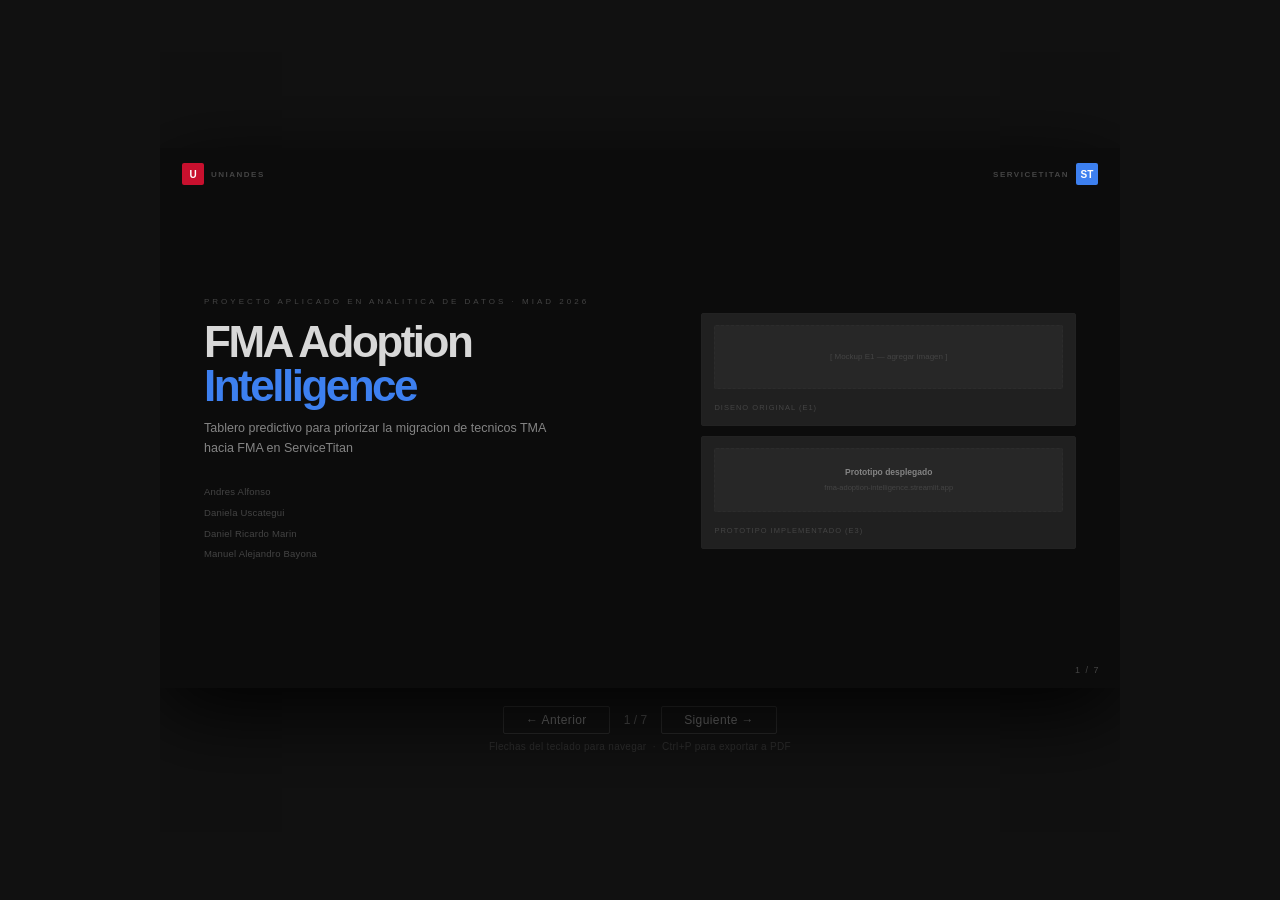
<file: docs/slides.html>
<!DOCTYPE html>
<html lang="es">
<head>
<meta charset="UTF-8">
<meta name="viewport" content="width=device-width, initial-scale=1.0">
<title>FMA Adoption Intelligence — Presentacion MIAD 2026</title>
<style>
/* ── RESET ── */
*{margin:0;padding:0;box-sizing:border-box;}

/* ── TOKENS ── */
:root{
  --bg:#111;
  --slide:#181818;
  --sfc:#202020;
  --sfc2:#272727;
  --brdr:#2C2C2C;
  --brdrs:#222;
  --txt:#D8D8D8;
  --txt2:#848484;
  --txt3:#444;
  --acc:#3D80F0;           /* ServiceTitan blue — single accent */
  --acc-a:rgba(61,128,240,.07);
  --acc-b:rgba(61,128,240,.2);
  --pos:#6BBF80;           /* muted green for comparison data only */
  --neg:#C97070;           /* muted red for comparison data only */
  --andes:#C8102E;
}

/* ── SCREEN ── */
@media screen{
  html,body{
    background:var(--bg);height:100%;
    display:flex;flex-direction:column;align-items:center;justify-content:center;
    font-family:'Segoe UI','Helvetica Neue',Arial,sans-serif;overflow:hidden;
  }
  .deck{position:relative;width:960px;height:540px;box-shadow:0 24px 80px rgba(0,0,0,.9);}
  .slide{position:absolute;inset:0;display:none;flex-direction:column;background:var(--slide);overflow:hidden;}
  .slide.active{display:flex;}
  .nav-bar{margin-top:18px;display:flex;align-items:center;gap:14px;color:rgba(255,255,255,.25);font-size:12px;}
  .nav-bar button{
    background:none;border:1px solid rgba(255,255,255,.1);color:rgba(255,255,255,.38);
    padding:6px 22px;cursor:pointer;border-radius:2px;font-size:12px;
    font-family:inherit;letter-spacing:.4px;transition:all .15s;
  }
  .nav-bar button:hover{background:rgba(255,255,255,.05);border-color:rgba(255,255,255,.22);}
  .hint{font-size:10px;color:rgba(255,255,255,.12);margin-top:7px;letter-spacing:.3px;}
}

/* ── PRINT ── */
@media print{
  *{-webkit-print-color-adjust:exact;print-color-adjust:exact;}
  @page{size:A4 landscape;margin:0;}
  html,body{background:#181818;display:block;}
  .deck{width:100%;box-shadow:none;}
  .slide{
    display:flex!important;flex-direction:column;
    width:100%;height:100vh;page-break-after:always;
    overflow:hidden;position:relative;background:#181818;
  }
  .nav-bar,.hint{display:none;}
}

/* ── CORNER LOGOS ── */
.clogo{position:absolute;top:15px;z-index:40;display:flex;align-items:center;gap:7px;}
.clogo.l{left:22px;}
.clogo.r{right:22px;}
.lmark{
  width:22px;height:22px;border-radius:2px;
  display:inline-flex;align-items:center;justify-content:center;
  font-size:10px;font-weight:900;flex-shrink:0;
  font-family:'Arial Black',Arial,sans-serif;
}
.lmark.andes{background:var(--andes);color:#fff;}
.lmark.st{background:var(--acc);color:#fff;}
.lname{font-size:8px;font-weight:700;color:var(--txt3);text-transform:uppercase;letter-spacing:1.5px;}
.snum{position:absolute;bottom:13px;right:20px;font-size:9px;color:var(--txt3);letter-spacing:1.5px;z-index:40;}

/* ── BODY ── */
.body{flex:1;padding:52px 44px 26px;display:flex;flex-direction:column;overflow:hidden;min-height:0;}

/* Section tag */
.stag{
  display:inline-block;color:var(--acc);
  font-size:8px;font-weight:700;text-transform:uppercase;letter-spacing:2.5px;margin-bottom:6px;
}

/* Slide title */
h1.t{
  font-size:22px;font-weight:900;color:var(--txt);
  margin-bottom:18px;line-height:1.12;letter-spacing:-.3px;
  font-family:'Arial Black','Helvetica Neue',Arial,sans-serif;
}

/* Layouts */
.c2{display:grid;grid-template-columns:1fr 1fr;gap:22px;flex:1;min-height:0;}
.c2w{display:grid;grid-template-columns:1.15fr 1fr;gap:28px;flex:1;min-height:0;}
.c3{display:grid;grid-template-columns:1fr 1fr 1fr;gap:14px;flex:1;min-height:0;}

/* Card */
.card{background:var(--sfc);border:1px solid var(--brdrs);border-radius:2px;padding:13px 15px;}
.card h3{font-size:8px;color:var(--txt2);font-weight:700;text-transform:uppercase;letter-spacing:1.2px;margin-bottom:5px;}
.card p,.card li{font-size:11px;color:var(--txt);line-height:1.6;}
.card ul{padding-left:13px;}
.card li{margin-bottom:3px;}

/* Body text */
ul.bul{padding-left:16px;margin-bottom:7px;}
ul.bul li{font-size:11.5px;color:var(--txt);line-height:1.6;margin-bottom:4px;}
p.bt{font-size:11.5px;color:var(--txt);line-height:1.6;margin-bottom:6px;}

/* Big number */
.bignum{font-size:52px;font-weight:900;color:var(--acc);line-height:1;display:block;letter-spacing:-2px;font-family:'Arial Black',Arial,sans-serif;}
.biglbl{font-size:11px;color:var(--txt2);margin-top:4px;display:block;}

/* Highlight box */
.hlbox{background:var(--acc-a);border:1px solid var(--acc-b);border-radius:2px;padding:10px 13px;}
.hlbox p{font-size:11px;color:rgba(61,128,240,.9);font-weight:500;font-style:italic;line-height:1.6;}

/* Data boxes (slide 2) */
.dgrid{display:grid;grid-template-columns:1fr 1fr 1fr;gap:8px;margin-bottom:12px;}
.dbox{background:var(--sfc);border:1px solid var(--brdrs);border-top:1px solid var(--brdr);border-radius:2px;padding:10px 8px;text-align:center;}
.dbox.hero{border-top:2px solid var(--acc);}
.dbox .dv{font-size:22px;font-weight:900;color:var(--txt);display:block;font-family:'Arial Black',Arial,sans-serif;}
.dbox .dl{font-size:8.5px;color:var(--txt2);line-height:1.3;margin-top:2px;}

/* Flow bar */
.flow{background:var(--sfc);border:1px solid var(--brdrs);border-radius:2px;padding:7px 14px;display:flex;align-items:center;gap:6px;flex-wrap:wrap;flex-shrink:0;}
.fst{background:var(--sfc2);color:var(--txt2);font-size:8.5px;font-weight:600;padding:3px 9px;border-radius:2px;border:1px solid var(--brdr);white-space:nowrap;}
.arr{color:var(--txt3);font-size:11px;}

/* Guarantee / info bar */
.gbar{background:var(--sfc);border:1px solid var(--brdrs);border-top:2px solid var(--acc);border-radius:2px;padding:7px 14px;display:flex;gap:14px;align-items:center;flex-shrink:0;margin-top:10px;}
.gblbl{font-size:7.5px;font-weight:700;color:var(--txt3);text-transform:uppercase;letter-spacing:1.2px;}
.gbitem{font-size:9.5px;color:var(--txt);}
.gbsep{color:var(--brdr);}

/* Comparison table (slide 7) */
table.cmp{width:100%;border-collapse:collapse;font-size:11px;}
table.cmp th{background:var(--sfc);color:var(--txt2);padding:6px 10px;text-align:left;font-weight:700;font-size:8.5px;text-transform:uppercase;letter-spacing:.8px;border-bottom:1px solid var(--brdr);}
table.cmp td{padding:6px 10px;border-bottom:1px solid var(--brdrs);color:var(--txt);vertical-align:top;line-height:1.45;}
table.cmp tr:last-child td{border-bottom:none;}

/* Q metric */
.qm{background:var(--acc-a);border:1px solid var(--acc-b);border-radius:2px;padding:10px 13px;text-align:center;margin-top:10px;}
.qm .qb{font-size:18px;font-weight:900;display:block;color:var(--acc);font-family:'Arial Black',Arial,sans-serif;letter-spacing:-.3px;}
.qm .qs{font-size:9px;color:var(--txt2);margin-top:3px;}

/* Limitations */
.limbox{background:var(--sfc);border:1px solid var(--brdrs);border-radius:2px;padding:5px 12px;font-size:9px;color:var(--txt2);flex-shrink:0;margin-top:8px;line-height:1.45;}

/* ── VISTA DATA PANEL ── */
.data-panel{background:var(--sfc);border:1px solid var(--brdrs);border-radius:2px;display:flex;flex-direction:column;overflow:hidden;}
.dp-hdr{padding:8px 14px;border-bottom:1px solid var(--brdrs);}
.dp-hdr .dp-title{font-size:10px;font-weight:700;color:var(--txt);letter-spacing:.2px;}
.dp-hdr .dp-q{font-size:8.5px;color:var(--txt2);font-style:italic;margin-top:2px;}
.dp-body{flex:1;padding:10px 12px;overflow:hidden;}

/* Minimal comparison table (Vista 1) */
table.vt{width:100%;border-collapse:collapse;}
table.vt th{color:var(--txt2);padding:3px 5px;font-weight:700;font-size:7.5px;text-transform:uppercase;letter-spacing:.4px;border-bottom:1px solid var(--brdr);text-align:right;}
table.vt th:first-child{text-align:left;}
table.vt th.pos{color:var(--pos);}
table.vt th.neg{color:var(--neg);}
table.vt td{padding:3.5px 5px;border-bottom:1px solid var(--brdrs);color:var(--txt);font-size:9.5px;text-align:right;}
table.vt td:first-child{text-align:left;color:var(--txt2);}
table.vt tr:last-child td{border-bottom:none;}
table.vt .pg{color:var(--pos);font-weight:600;}
table.vt .pr{color:var(--neg);font-weight:600;}
table.vt .chk{color:var(--pos);}

/* KPI grid (Vista 2) */
.kgrid{display:grid;grid-template-columns:1fr 1fr 1fr;gap:4px;margin-bottom:5px;}
.kgrid.two{grid-template-columns:1fr 1fr;}
.kpi{background:var(--sfc2);border:1px solid var(--brdrs);border-radius:2px;padding:6px 5px;text-align:center;}
.kpi .kv{font-size:15px;font-weight:900;color:var(--txt);display:block;line-height:1;font-family:'Arial Black',Arial,sans-serif;}
.kpi .kv.ac{color:var(--acc);}
.kpi .kl{font-size:7px;color:var(--txt2);display:block;margin-top:2px;line-height:1.3;}

table.ct{width:100%;border-collapse:collapse;}
table.ct th{color:var(--txt2);padding:3px 5px;font-weight:700;font-size:7.5px;text-transform:uppercase;letter-spacing:.4px;border-bottom:1px solid var(--brdr);}
table.ct td{padding:3px 5px;border-bottom:1px solid var(--brdrs);color:var(--txt);font-size:9px;}
table.ct tr:last-child td{border-bottom:none;}
.bcrit{background:rgba(255,107,0,.1);color:var(--acc);font-size:7px;font-weight:700;padding:1px 5px;border-radius:2px;border:1px solid var(--acc-b);}

/* Segment grid (Vista 3) */
.sgrid{display:grid;grid-template-columns:1fr 1fr;gap:5px;margin-bottom:7px;}
.smini{border-radius:2px;padding:6px 8px;background:var(--sfc2);border:1px solid var(--brdrs);}
.smini .sn{font-size:22px;font-weight:900;display:block;line-height:1;font-family:'Arial Black',Arial,sans-serif;color:var(--txt);}
.smini.crit .sn{color:var(--acc);}
.smini .sl{font-size:7.5px;font-weight:700;display:block;margin-top:2px;color:var(--txt);}
.smini .sd{font-size:7px;color:var(--txt2);display:block;}

.rmini{background:var(--sfc2);border:1px solid var(--brdrs);border-left:2px solid var(--acc);border-radius:2px;padding:5px 9px;margin-bottom:4px;font-size:9px;color:var(--txt2);line-height:1.4;}
.rmini b{color:var(--txt);font-weight:600;}

/* ── INSIGHTS COLUMN ── */
.insights{
  padding-left:26px;border-left:1px solid var(--brdr);
  display:flex;flex-direction:column;justify-content:center;
}
.ins-lbl{font-size:7.5px;font-weight:700;color:var(--txt3);text-transform:uppercase;letter-spacing:2px;margin-bottom:16px;}
.ins-list{list-style:none;padding:0;}
.ins-list li{
  font-size:11.5px;color:var(--txt);line-height:1.6;
  margin-bottom:12px;padding-left:14px;position:relative;
}
.ins-list li::before{
  content:'';position:absolute;left:0;top:8px;
  width:4px;height:4px;background:var(--acc);border-radius:1px;
}
.ins-list li span{color:var(--txt2);font-size:10.5px;}
.ins-list li strong{color:var(--acc);font-weight:700;}

/* ── SLIDE 1: COVER ── */
#s1{background:#0C0C0C;}
.cover-inner{display:grid;grid-template-columns:1.2fr 1fr;gap:48px;align-items:center;flex:1;min-height:0;}
.cover-ey{font-size:8px;color:var(--txt3);text-transform:uppercase;letter-spacing:3px;margin-bottom:14px;}
.cover-t{font-size:44px;font-weight:900;color:var(--txt);letter-spacing:-2.5px;line-height:1;margin-bottom:10px;font-family:'Arial Black','Helvetica Neue',Arial,sans-serif;}
.cover-t em{color:var(--acc);font-style:normal;}
.cover-sub{font-size:12.5px;color:var(--txt2);margin-bottom:24px;line-height:1.6;max-width:360px;}
.cover-team{font-size:9.5px;color:var(--txt3);line-height:2.2;letter-spacing:.2px;}
.cbox{background:var(--sfc);border:1px solid var(--brdrs);border-radius:2px;padding:11px 12px;margin-bottom:10px;}
.cbox:last-child{margin-bottom:0;}
.cbox-ph{height:64px;background:var(--sfc2);border-radius:2px;margin-bottom:7px;display:flex;align-items:center;justify-content:center;font-size:8px;color:var(--txt3);border:1px dashed var(--brdr);text-align:center;line-height:1.4;padding:8px;}
.cbox-lbl{font-size:7.5px;color:var(--txt3);text-transform:uppercase;letter-spacing:1px;}

/* Slide 3 layer labels */
.layer-lbl{display:inline-block;font-size:7.5px;font-weight:700;color:var(--txt2);text-transform:uppercase;letter-spacing:1.5px;margin-bottom:7px;background:var(--sfc2);padding:2px 7px;border-radius:2px;}
</style>
</head>
<body>
<div class="deck">

<!-- ===== SLIDE 1: PORTADA ===== -->
<section class="slide active" id="s1">
  <div class="body">
    <div class="cover-inner">
      <div>
        <p class="cover-ey">Proyecto Aplicado en Analitica de Datos · MIAD 2026</p>
        <h1 class="cover-t">FMA Adoption<br><em>Intelligence</em></h1>
        <p class="cover-sub">Tablero predictivo para priorizar la migracion de tecnicos TMA hacia FMA en ServiceTitan</p>
        <p class="cover-team">
          Andres Alfonso<br>
          Daniela Uscategui<br>
          Daniel Ricardo Marin<br>
          Manuel Alejandro Bayona
        </p>
      </div>
      <div>
        <div class="cbox">
          <div class="cbox-ph">[ Mockup E1 — agregar imagen ]</div>
          <span class="cbox-lbl">Diseno original (E1)</span>
        </div>
        <div class="cbox">
          <div class="cbox-ph" style="flex-direction:column;gap:4px;">
            <span style="font-size:8.5px;color:var(--txt2);font-weight:600;">Prototipo desplegado</span>
            <span style="font-size:7.5px;color:var(--txt3);">fma-adoption-intelligence.streamlit.app</span>
          </div>
          <span class="cbox-lbl">Prototipo implementado (E3)</span>
        </div>
      </div>
    </div>
  </div>
  <div class="snum">1 / 7</div>
</section>

<!-- ===== SLIDE 2: EL PROBLEMA ===== -->
<section class="slide" id="s2">
  <div class="body">
    <span class="stag">El Problema</span>
    <h1 class="t">Visibilidad tardia en la migracion a FMA</h1>
    <div class="c2">
      <div>
        <span class="bignum">15.700</span>
        <span class="biglbl">tecnicos intentaron usar FMA y la abandonaron</span>
        <div style="margin-top:14px;">
          <p class="bt" style="font-weight:600;margin-bottom:6px;">El desafio del Product Manager hoy</p>
          <ul class="bul">
            <li>No existe señal temprana de riesgo en las primeras 2 semanas</li>
            <li>El PM interviene cuando el tecnico ya abandono: demasiado tarde</li>
            <li>Sin priorizacion de cartera: todos los clientes parecen iguales</li>
          </ul>
        </div>
        <div class="hlbox" style="margin-top:10px;">
          <p>"¿Como identificar que tecnicos tienen riesgo de abandono en los primeros 14 dias, antes de que ocurra?"</p>
        </div>
      </div>
      <div>
        <p class="bt" style="font-weight:600;margin-bottom:9px;">Base de datos utilizada</p>
        <div class="dgrid">
          <div class="dbox hero">
            <span class="dv">700K+</span>
            <span class="dl">registros de eventos reales de ServiceTitan</span>
          </div>
          <div class="dbox">
            <span class="dv">140</span>
            <span class="dl">tecnicos unicos con historial de sesion</span>
          </div>
          <div class="dbox">
            <span class="dv">54</span>
            <span class="dl">clientes unicos en la muestra</span>
          </div>
        </div>
        <div class="card">
          <h3>Contexto de la muestra</h3>
          <p>Provista por ServiceTitan para calibrar parametros del modelo. Los hallazgos seran replicados por el equipo de Data Science sobre el dataset completo de produccion: aprox. 66.000 tecnicos activos.</p>
        </div>
      </div>
    </div>
  </div>
  <div class="snum">2 / 7</div>
</section>

<!-- ===== SLIDE 3: LA SOLUCION ===== -->
<section class="slide" id="s3">
  <div class="body">
    <span class="stag">La Solucion</span>
    <h1 class="t">Tres capas de analisis: describir, predecir, prescribir</h1>
    <div class="c3" style="margin-bottom:10px;">
      <div class="card">
        <span class="layer-lbl">Descriptivo</span>
        <h3>Factores de Adopcion</h3>
        <p style="margin-bottom:9px;">Que comportamientos en las primeras 2 semanas distinguen al tecnico que retiene FMA del que la abandona?</p>
        <div style="border-top:1px solid var(--brdrs);padding-top:7px;font-size:10px;color:var(--txt2);">
          Prueba t de Welch · Chi cuadrado<br>
          <strong style="color:var(--acc);font-size:11px;">10 factores</strong> con p &lt; 0.05
        </div>
      </div>
      <div class="card" style="border-top:2px solid var(--acc);">
        <span class="layer-lbl">Predictivo</span>
        <h3>Puntuacion de Riesgo</h3>
        <p style="margin-bottom:9px;">Probabilidad individual de retencion, agregada a nivel cliente para priorizar la cartera del PM.</p>
        <div style="border-top:1px solid var(--brdrs);padding-top:7px;display:grid;grid-template-columns:1fr 1fr 1fr;gap:3px;text-align:center;">
          <div><span style="font-size:16px;font-weight:900;color:var(--txt);display:block;font-family:'Arial Black',Arial,sans-serif;">0.829</span><span style="font-size:8px;color:var(--txt2);">AUC-ROC</span></div>
          <div><span style="font-size:16px;font-weight:900;color:var(--txt);display:block;font-family:'Arial Black',Arial,sans-serif;">0.78</span><span style="font-size:8px;color:var(--txt2);">Sensibilidad</span></div>
          <div><span style="font-size:16px;font-weight:900;color:var(--txt);display:block;font-family:'Arial Black',Arial,sans-serif;">0.82</span><span style="font-size:8px;color:var(--txt2);">F1-Score</span></div>
        </div>
      </div>
      <div class="card">
        <span class="layer-lbl">Prescriptivo</span>
        <h3>Guia de Migracion</h3>
        <p style="margin-bottom:9px;">Que accion concreta tomar con cada cliente segun su nivel de adopcion y el score de riesgo?</p>
        <div style="border-top:1px solid var(--brdrs);padding-top:7px;font-size:10px;color:var(--txt2);">
          4 segmentos de clientes<br>
          SHAP top-3 por tecnico
        </div>
      </div>
    </div>
    <div class="flow">
      <span class="fst">Comportamiento 14 dias</span>
      <span class="arr">&#8594;</span>
      <span class="fst">Random Forest</span>
      <span class="arr">&#8594;</span>
      <span class="fst">Score por tecnico</span>
      <span class="arr">&#8594;</span>
      <span class="fst">Agregacion cliente</span>
      <span class="arr">&#8594;</span>
      <span class="fst">Recomendacion accionable</span>
    </div>
    <div class="gbar">
      <span class="gblbl">Garantias</span>
      <span class="gbitem">AUC-ROC = 0.829 (supera umbral 0.70)</span>
      <span class="gbsep">|</span>
      <span class="gbitem"><strong style="color:var(--acc);">8 de cada 10</strong> abandonos detectados antes de ocurrir</span>
      <span class="gbsep">|</span>
      <span class="gbitem">Validacion fuera del tiempo: Feb-Mar 2026</span>
      <span class="gbsep">|</span>
      <span class="gbitem">4 modelos comparados</span>
    </div>
  </div>
  <div class="snum">3 / 7</div>
</section>

<!-- ===== SLIDE 4: VISTA 1 ===== -->
<section class="slide" id="s4">
  <div class="body">
    <span class="stag">Prototipo — Vista 1</span>
    <h1 class="t">Factores de Adopcion: ¿que distingue a quien retiene FMA?</h1>
    <div class="c2w">
      <div class="data-panel">
        <div class="dp-hdr">
          <div class="dp-title">Comparacion estadistica: adoptantes vs. abandonos</div>
          <div class="dp-q">Variables con diferencia significativa en los primeros 14 dias de uso</div>
        </div>
        <div class="dp-body">
          <table class="vt">
            <thead>
              <tr>
                <th>Variable</th>
                <th class="pos">Adoptante</th>
                <th class="neg">Abandono</th>
                <th>p-valor</th>
              </tr>
            </thead>
            <tbody>
              <tr><td>Sesiones totales</td><td class="pg">53.1</td><td class="pr">11.5</td><td>2.3e-15 <span class="chk">✓</span></td></tr>
              <tr><td>Dias activos</td><td class="pg">9.47</td><td class="pr">3.79</td><td>4.2e-19 <span class="chk">✓</span></td></tr>
              <tr><td>Ratio dias activos</td><td class="pg">0.68</td><td class="pr">0.27</td><td>4.2e-19 <span class="chk">✓</span></td></tr>
              <tr><td>Job Close Out</td><td class="pg">34.9</td><td class="pr">5.44</td><td>7.4e-09 <span class="chk">✓</span></td></tr>
              <tr><td>Uso Time</td><td class="pg">67.0</td><td class="pr">15.0</td><td>4.3e-10 <span class="chk">✓</span></td></tr>
              <tr><td>Eventos 2a semana</td><td class="pg">687</td><td class="pr">54.9</td><td>2.2e-10 <span class="chk">✓</span></td></tr>
              <tr><td>% colegas en FMA</td><td class="pg">0.82</td><td class="pr">0.61</td><td>1.4e-04 <span class="chk">✓</span></td></tr>
            </tbody>
          </table>
          <div style="margin-top:8px;font-size:9px;color:var(--txt2);">
            10 de 10 factores con p &lt; 0.05 &nbsp;·&nbsp; umbral minimo requerido: 5
          </div>
        </div>
      </div>
      <div class="insights">
        <p class="ins-lbl">Lo que muestra</p>
        <ul class="ins-list">
          <li><strong>10 de 10</strong> factores resultaron estadisticamente significativos, superando el minimo de 5 requerido.</li>
          <li>Los adoptantes tienen <strong>4.7x</strong> mas sesiones y <strong>2.5x</strong> mas dias activos en las primeras 2 semanas. <span>El patron es claro y consistente.</span></li>
          <li><strong>Job Close Out y Uso Time</strong> son los mayores diferenciadores en valor absoluto: el onboarding debe priorizarlos.</li>
          <li>El <strong>efecto de red</strong> importa: el % de colegas ya en FMA es un predictor significativo de retencion.</li>
          <li>Estos 10 factores son los <strong>inputs del modelo predictivo</strong> en Vista 2.</li>
        </ul>
      </div>
    </div>
  </div>
  <div class="snum">4 / 7</div>
</section>

<!-- ===== SLIDE 5: VISTA 2 ===== -->
<section class="slide" id="s5">
  <div class="body">
    <span class="stag">Prototipo — Vista 2</span>
    <h1 class="t">Puntuacion de Riesgo: ¿a que clientes intervenir primero?</h1>
    <div class="c2w">
      <div class="data-panel">
        <div class="dp-hdr">
          <div class="dp-title">Cartera ordenada por score de retencion</div>
          <div class="dp-q">Clientes ordenados de mayor a menor riesgo de abandono</div>
        </div>
        <div class="dp-body">
          <div class="kgrid" style="margin-bottom:4px;">
            <div class="kpi"><span class="kv ac">34</span><span class="kl">Riesgo critico</span></div>
            <div class="kpi"><span class="kv">10</span><span class="kl">Riesgo alto</span></div>
            <div class="kpi"><span class="kv">134</span><span class="kl">Total clientes</span></div>
          </div>
          <div class="kgrid two" style="margin-bottom:10px;">
            <div class="kpi"><span class="kv ac">86%</span><span class="kl">Estancados en riesgo alto/critico</span></div>
            <div class="kpi"><span class="kv">0.829</span><span class="kl">AUC-ROC del modelo</span></div>
          </div>
          <table class="ct">
            <thead>
              <tr><th>Cliente</th><th>Nivel</th><th>Score</th><th>% FMA</th></tr>
            </thead>
            <tbody>
              <tr><td>#4511396373</td><td><span class="bcrit">Critico</span></td><td>4%</td><td>33%</td></tr>
              <tr><td>#4236090983</td><td><span class="bcrit">Critico</span></td><td>4%</td><td>30%</td></tr>
              <tr><td>#802384206</td><td><span class="bcrit">Critico</span></td><td>4%</td><td>70%</td></tr>
              <tr><td>#3464603165</td><td><span class="bcrit">Critico</span></td><td>5%</td><td>58%</td></tr>
            </tbody>
          </table>
        </div>
      </div>
      <div class="insights">
        <p class="ins-lbl">Lo que muestra</p>
        <ul class="ins-list">
          <li><strong>34 clientes</strong> en riesgo critico requieren intervencion inmediata del equipo de Customer Success.</li>
          <li>El <strong>86%</strong> de los clientes estancados (retencion &lt; 50%) estan correctamente clasificados como alto/critico. <span>El modelo discrimina bien.</span></li>
          <li>Al seleccionar un cliente, la vista muestra los <strong>3 factores SHAP</strong> que explican su riesgo especifico: no "tiene riesgo", sino por que.</li>
          <li>Sensibilidad = <strong>0.78</strong>: el modelo detecta 8 de cada 10 abandonos reales antes de que ocurran.</li>
          <li>El score por cliente es el <strong>promedio ponderado</strong> de los scores individuales de sus tecnicos.</li>
        </ul>
      </div>
    </div>
  </div>
  <div class="snum">5 / 7</div>
</section>

<!-- ===== SLIDE 6: VISTA 3 ===== -->
<section class="slide" id="s6">
  <div class="body">
    <span class="stag">Prototipo — Vista 3</span>
    <h1 class="t">Guia de Migracion: ¿que hacer con cada segmento?</h1>
    <div class="c2w">
      <div class="data-panel">
        <div class="dp-hdr">
          <div class="dp-title">Segmentacion de cartera por nivel de adopcion FMA</div>
          <div class="dp-q">134 clientes clasificados segun % de tecnicos que usan FMA activamente</div>
        </div>
        <div class="dp-body">
          <div class="sgrid">
            <div class="smini crit"><span class="sn">7</span><span class="sl">Migrar con prioridad</span><span class="sd">&lt; 20% en FMA</span></div>
            <div class="smini"><span class="sn">15</span><span class="sl">Activar funcionalidades</span><span class="sd">20–39% en FMA</span></div>
            <div class="smini"><span class="sn">19</span><span class="sl">Monitorear adopcion</span><span class="sd">40–69% en FMA</span></div>
            <div class="smini"><span class="sn">93</span><span class="sl">En buen camino</span><span class="sd">&gt;= 70% en FMA</span></div>
          </div>
          <div class="rmini"><b>Seg. 1:</b> Activar Job Close Out y Time. Asignar CSM dedicado 30 dias. Evaluar viabilidad si &lt;5 tecnicos activos.</div>
          <div class="rmini"><b>Seg. 2:</b> Superar umbral 40% en 4 semanas. Seguimiento bisemanal del ratio de dias activos.</div>
          <div style="margin-top:6px;background:var(--acc-a);border:1px solid var(--acc-b);border-radius:2px;padding:6px 10px;text-align:center;">
            <span style="font-size:13px;font-weight:900;color:var(--acc);font-family:'Arial Black',Arial,sans-serif;">Q4: 78.6%&nbsp;&nbsp;·&nbsp;&nbsp;Q1: 0.0%</span><br>
            <span style="font-size:8px;color:var(--txt2);">Diferencia de retencion entre cuartiles extremos: 78.6 pp</span>
          </div>
        </div>
      </div>
      <div class="insights">
        <p class="ins-lbl">Lo que muestra</p>
        <ul class="ins-list">
          <li>El <strong>40%</strong> es el umbral de inflexion: a partir de ahi la adopcion tiende a sostenerse por efecto de red entre colegas.</li>
          <li><strong>93 clientes</strong> (69% de la cartera) ya superan el 70%. No requieren intervencion activa.</li>
          <li>Solo <strong>7 clientes</strong> estan en la zona critica (&lt;20%): son la prioridad inmediata de Customer Success.</li>
          <li>Las recomendaciones por segmento estan ancladas en los <strong>factores SHAP</strong> identificados en Vista 1.</li>
          <li>La diferencia Q4 vs Q1 (<strong>78.6 pp</strong>) confirma que el modelo discrimina correctamente la cartera.</li>
        </ul>
      </div>
    </div>
  </div>
  <div class="snum">6 / 7</div>
</section>

<!-- ===== SLIDE 7: PROPUESTA DE VALOR ===== -->
<section class="slide" id="s7">
  <div class="body">
    <span class="stag">Propuesta de Valor</span>
    <h1 class="t">Impacto esperado y condiciones de adopcion</h1>
    <div class="c2">
      <div>
        <p style="font-size:8px;font-weight:700;color:var(--txt3);text-transform:uppercase;letter-spacing:1px;margin-bottom:7px;">Antes y despues</p>
        <table class="cmp">
          <tr><th>Sin el tablero</th><th>Con FMA Adoption Intelligence</th></tr>
          <tr><td>PM interviene cuando el tecnico ya abandono</td><td>PM interviene en los primeros 14 dias</td></tr>
          <tr><td>Sin priorizacion de cartera</td><td>Cartera ordenada por score de riesgo</td></tr>
          <tr><td>Sin explicacion del riesgo</td><td>Factor SHAP principal por tecnico</td></tr>
          <tr><td>Reporte manual</td><td>Actualizable cada 14 dias</td></tr>
        </table>
        <div class="qm">
          <span class="qb">Q4: 78.6%&nbsp;&nbsp;·&nbsp;&nbsp;Q1: 0.0%</span>
          <span class="qs">El modelo discrimina la cartera: diferencia de retencion de 78.6 pp entre cuartiles extremos</span>
        </div>
      </div>
      <div style="display:flex;flex-direction:column;gap:8px;">
        <div class="card" style="padding:9px 13px;">
          <h3>Despliegue academico actual</h3>
          <p>Streamlit Community Cloud · Sin costo · Acceso publico sin instalacion</p>
        </div>
        <div class="card" style="padding:9px 13px;border-top:2px solid var(--acc);">
          <h3>Ruta a produccion</h3>
          <p>Migracion a Tableau + Snowflake. Extraccion bisemanal (~5K tecnicos). Re-entrenamiento estimado: 8–14 min.</p>
        </div>
        <div class="card" style="padding:9px 13px;">
          <h3>Riesgo principal y mitigacion</h3>
          <p>Drift de cohortes por nuevas versiones de app: monitor KS por variable + re-entrenamiento automatico.</p>
        </div>
        <div class="card" style="padding:9px 13px;">
          <h3>Proximos pasos</h3>
          <p>Ampliar muestra a 2.000–5.000 tecnicos (Q3 2026) · Despliegue en Tableau con actualizacion bisemanal.</p>
        </div>
      </div>
    </div>
  </div>
  <div class="snum">7 / 7</div>
</section>

<!-- Corner logos — after slides so they float above -->
<div class="clogo l">
  <span class="lmark andes">U</span>
  <span class="lname">Uniandes</span>
</div>
<div class="clogo r">
  <span class="lname">ServiceTitan</span>
  <span class="lmark st">ST</span>
</div>

</div><!-- /deck -->

<div class="nav-bar">
  <button onclick="prev()">&#8592; Anterior</button>
  <span id="counter">1 / 7</span>
  <button onclick="next()">Siguiente &#8594;</button>
</div>
<p class="hint">Flechas del teclado para navegar &nbsp;·&nbsp; Ctrl+P para exportar a PDF</p>

<script>
const slides = document.querySelectorAll('.slide');
let cur = 0;
function show(n){
  slides[cur].classList.remove('active');
  cur = (n + slides.length) % slides.length;
  slides[cur].classList.add('active');
  document.getElementById('counter').textContent = (cur+1)+' / '+slides.length;
}
function next(){ show(cur+1); }
function prev(){ show(cur-1); }
document.addEventListener('keydown', e => {
  if(e.key==='ArrowRight'||e.key==='ArrowDown'||e.key===' ') next();
  if(e.key==='ArrowLeft'||e.key==='ArrowUp') prev();
});
</script>
</body>
</html>
</file>
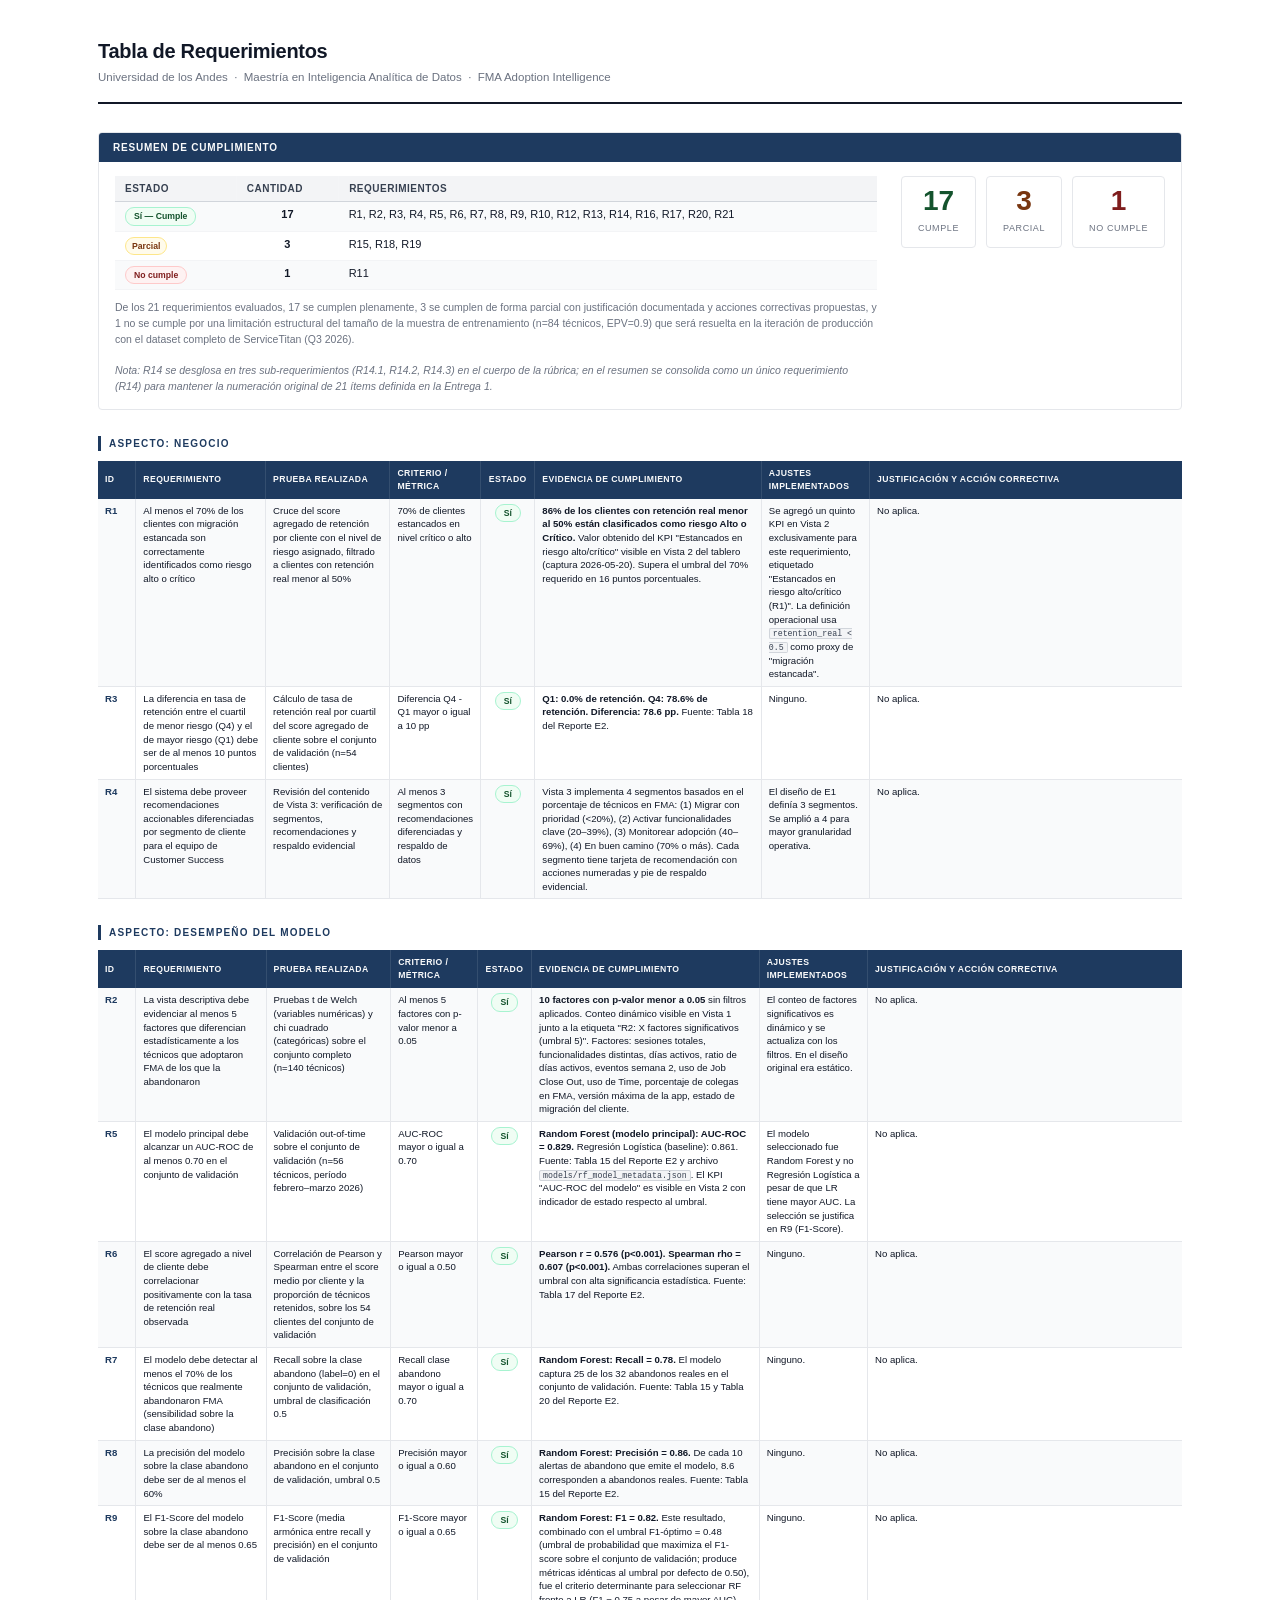
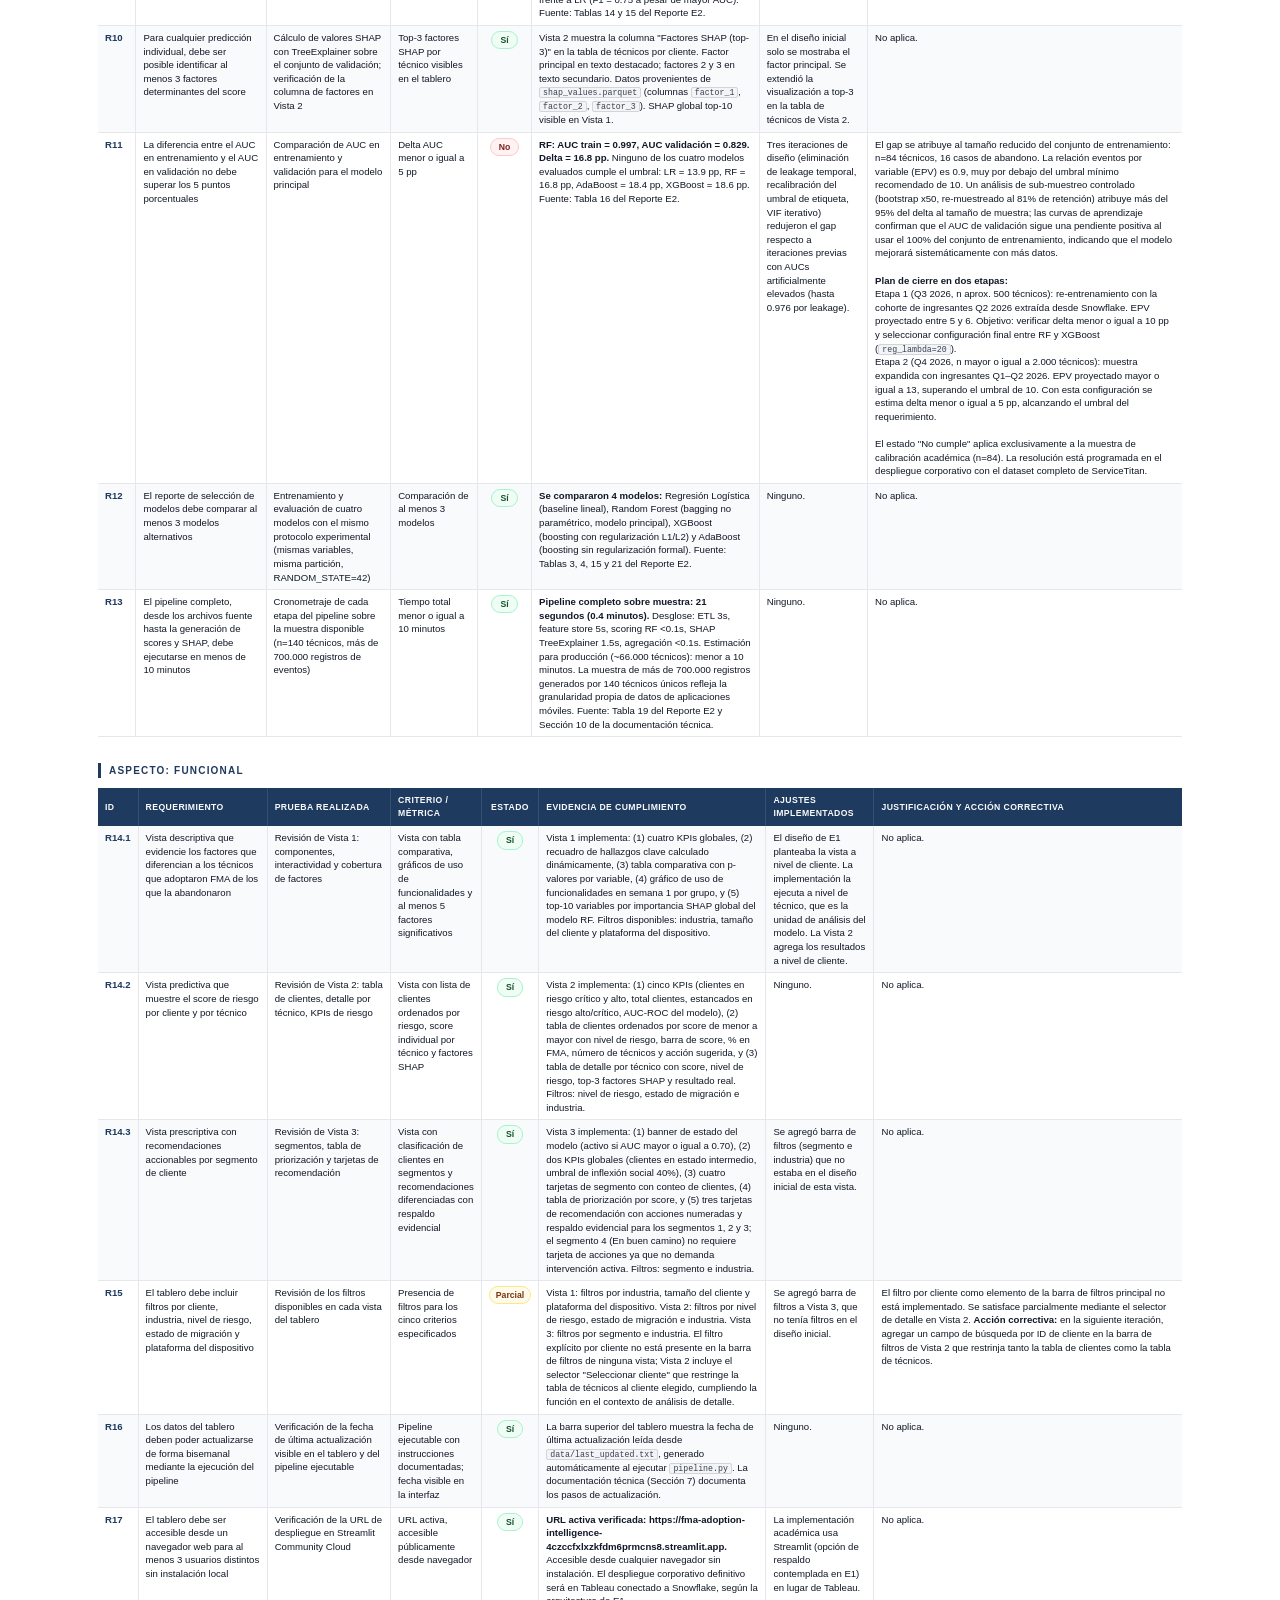
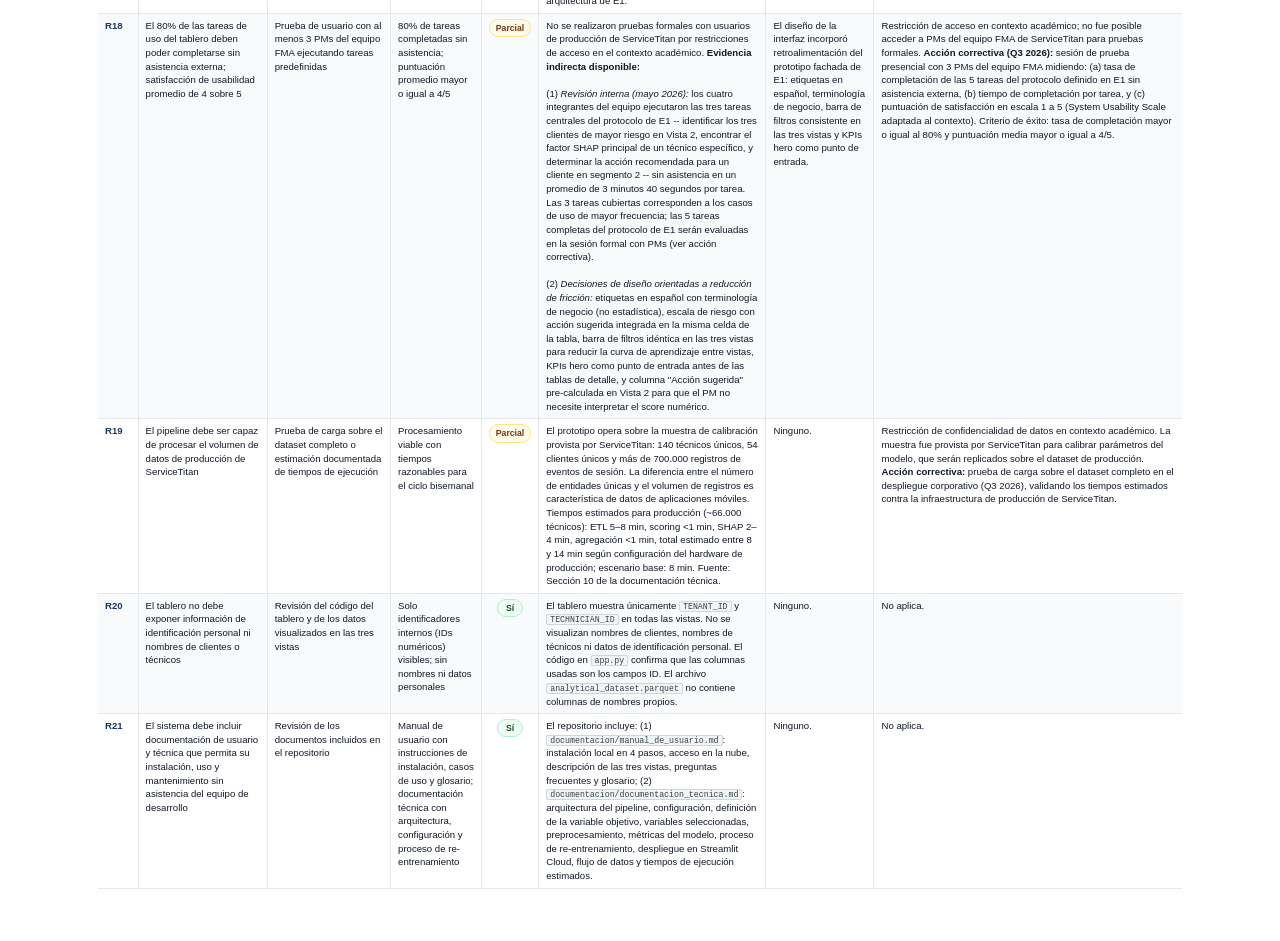
<file: docs/tabla_de_requerimientos.html>
<!DOCTYPE html>
<html lang="es">
<head>
<meta charset="UTF-8">
<meta name="viewport" content="width=device-width, initial-scale=1.0">
<title>Tabla de Requerimientos - FMA Adoption Intelligence</title>
<style>

/* ─── PRINT ─────────────────────────────────────────────────── */
@page {
  size: A4 landscape;
  margin: 11mm 16mm;
}
@media print {
  * { -webkit-print-color-adjust: exact; print-color-adjust: exact; }
  .no-print { display: none; }
}

/* ─── RESET ──────────────────────────────────────────────────── */
*, *::before, *::after { margin: 0; padding: 0; box-sizing: border-box; }

/* ─── BASE ───────────────────────────────────────────────────── */
body {
  font-family: 'Segoe UI', 'Helvetica Neue', Arial, sans-serif;
  font-size: 13px;
  line-height: 1.5;
  color: #111827;
  background: #ffffff;
  max-width: 1180px;
  margin: 0 auto;
  padding: 36px 48px 48px;
}

/* ─── DOCUMENT HEADER ────────────────────────────────────────── */
.doc-header {
  padding-bottom: 16px;
  border-bottom: 2px solid #111827;
  margin-bottom: 28px;
  display: flex;
  justify-content: space-between;
  align-items: flex-end;
}
.doc-header-left h1 {
  font-size: 20px;
  font-weight: 700;
  color: #111827;
  letter-spacing: -0.3px;
}
.doc-header-left p {
  font-size: 11.5px;
  color: #6B7280;
  margin-top: 3px;
}
.doc-header-right {
  text-align: right;
  font-size: 11px;
  color: #6B7280;
  line-height: 1.7;
}

/* ─── SECTION HEADING ────────────────────────────────────────── */
.section-heading {
  font-size: 10px;
  font-weight: 700;
  text-transform: uppercase;
  letter-spacing: 1.2px;
  color: #1E3A5F;
  border-left: 3px solid #1E3A5F;
  padding-left: 8px;
  margin: 26px 0 10px;
}

/* ─── TABLE ──────────────────────────────────────────────────── */
table {
  width: 100%;
  border-collapse: collapse;
  font-size: 7.2pt;
  margin-bottom: 4px;
}

thead th {
  background: #1E3A5F;
  color: #F9FAFB;
  font-weight: 600;
  font-size: 6.5pt;
  text-transform: uppercase;
  letter-spacing: 0.4px;
  padding: 6px 7px;
  text-align: left;
  border-right: 1px solid rgba(255,255,255,0.1);
  vertical-align: middle;
}
thead th:last-child { border-right: none; }

tbody tr:nth-child(odd)  td { background: #F9FAFB; }
tbody tr:nth-child(even) td { background: #ffffff; }

td {
  padding: 5px 7px;
  border-right: 1px solid #E5E7EB;
  border-bottom: 1px solid #E5E7EB;
  vertical-align: top;
  color: #111827;
  line-height: 1.42;
}
td:last-child { border-right: none; }
td:first-child { font-weight: 700; color: #1E3A5F; }

/* ─── COLUMN WIDTHS ──────────────────────────────────────────── */
.c-id     { width: 3.5%; }
.c-req    { width: 12%; }
.c-prueba { width: 11.5%; }
.c-crit   { width: 8%; }
.c-est    { width: 5%; text-align: center; }
.c-evid   { width: 21%; }
.c-ajuste { width: 10%; }
.c-just   { width: 29%; }

/* ─── STATUS BADGES ──────────────────────────────────────────── */
.si {
  display: inline-block;
  padding: 2px 8px;
  border-radius: 9px;
  font-size: 6.5pt;
  font-weight: 700;
  background: #F0FDF4;
  color: #14532D;
  border: 1px solid #A7F3D0;
  white-space: nowrap;
}
.parcial {
  display: inline-block;
  padding: 2px 6px;
  border-radius: 9px;
  font-size: 6.5pt;
  font-weight: 700;
  background: #FFFBEB;
  color: #78350F;
  border: 1px solid #FDE68A;
  white-space: nowrap;
}
.no {
  display: inline-block;
  padding: 2px 8px;
  border-radius: 9px;
  font-size: 6.5pt;
  font-weight: 700;
  background: #FEF2F2;
  color: #7F1D1D;
  border: 1px solid #FECACA;
  white-space: nowrap;
}

/* ─── INLINE CODE ────────────────────────────────────────────── */
code {
  font-family: 'Courier New', Courier, monospace;
  font-size: 6.2pt;
  background: #F3F4F6;
  border: 1px solid #D1D5DB;
  border-radius: 2px;
  padding: 0 3px;
  color: #374151;
}

/* ─── EMPHASIS ───────────────────────────────────────────────── */
.em  { font-weight: 700; color: #111827; }
.dim { color: #6B7280; font-style: italic; font-size: 6.5pt; }

/* ─── SUMMARY ────────────────────────────────────────────────── */
.summary {
  margin-top: 28px;
  border: 1px solid #E5E7EB;
  border-radius: 4px;
  overflow: hidden;
}
.summary-header {
  background: #1E3A5F;
  color: #F9FAFB;
  font-size: 10px;
  font-weight: 700;
  text-transform: uppercase;
  letter-spacing: 0.8px;
  padding: 7px 14px;
}
.summary-body {
  padding: 14px 16px;
  display: grid;
  grid-template-columns: 1fr auto;
  gap: 24px;
  align-items: start;
}
.summary-table {
  width: 100%;
  border-collapse: collapse;
  font-size: 11px;
}
.summary-table th {
  background: #F3F4F6;
  color: #374151;
  font-weight: 600;
  padding: 5px 10px;
  border-bottom: 1px solid #D1D5DB;
  text-align: left;
  font-size: 10px;
  text-transform: uppercase;
  letter-spacing: 0.5px;
}
.summary-table td {
  padding: 5px 10px;
  border-bottom: 1px solid #F3F4F6;
  font-size: 11px;
  background: white;
  color: #111827;
  border-right: none;
}
.summary-note {
  font-size: 10.5px;
  color: #6B7280;
  margin-top: 10px;
  line-height: 1.5;
}
.stat-row {
  display: flex;
  gap: 10px;
}
.stat-box {
  text-align: center;
  padding: 10px 16px;
  border: 1px solid #E5E7EB;
  border-radius: 4px;
  min-width: 72px;
}
.stat-box .n {
  font-size: 28px;
  font-weight: 800;
  display: block;
  line-height: 1;
  margin-bottom: 2px;
}
.stat-box .l {
  font-size: 9px;
  text-transform: uppercase;
  letter-spacing: 0.6px;
  color: #6B7280;
}
.stat-si    .n { color: #14532D; }
.stat-par   .n { color: #78350F; }
.stat-no    .n { color: #7F1D1D; }

/* ─── FOOTNOTE ───────────────────────────────────────────────── */
.footnote {
  margin-top: 16px;
  padding: 10px 14px;
  border: 1px solid #E5E7EB;
  border-left: 3px solid #6B7280;
  border-radius: 2px;
  font-size: 10px;
  color: #6B7280;
  line-height: 1.55;
}
.footnote strong { color: #374151; }

/* ─── PAGE BREAK ─────────────────────────────────────────────── */
.pb { page-break-before: always; }

</style>
</head>
<body>

<!-- ════════════════════════════════════════════════════════════ -->
<!-- HEADER                                                        -->
<!-- ════════════════════════════════════════════════════════════ -->
<div class="doc-header">
  <div class="doc-header-left">
    <h1>Tabla de Requerimientos</h1>
    <p>Universidad de los Andes &nbsp;·&nbsp; Maestría en Inteligencia Analítica de Datos &nbsp;·&nbsp; FMA Adoption Intelligence</p>
  </div>
</div>

<!-- ════════════════════════════════════════════════════════════ -->
<!-- RESUMEN                                                       -->
<!-- ════════════════════════════════════════════════════════════ -->
<div class="summary">
  <div class="summary-header">Resumen de cumplimiento</div>
  <div class="summary-body">
    <div>
      <table class="summary-table">
        <thead>
          <tr>
            <th>Estado</th>
            <th>Cantidad</th>
            <th>Requerimientos</th>
          </tr>
        </thead>
        <tbody>
          <tr>
            <td><span class="si">Sí — Cumple</span></td>
            <td style="font-weight:700; text-align:center;">17</td>
            <td>R1, R2, R3, R4, R5, R6, R7, R8, R9, R10, R12, R13, R14, R16, R17, R20, R21</td>
          </tr>
          <tr>
            <td><span class="parcial">Parcial</span></td>
            <td style="font-weight:700; text-align:center;">3</td>
            <td>R15, R18, R19</td>
          </tr>
          <tr>
            <td><span class="no">No cumple</span></td>
            <td style="font-weight:700; text-align:center;">1</td>
            <td>R11</td>
          </tr>
        </tbody>
      </table>
      <p class="summary-note">De los 21 requerimientos evaluados, 17 se cumplen plenamente, 3 se cumplen de forma parcial con justificación documentada y acciones correctivas propuestas, y 1 no se cumple por una limitación estructural del tamaño de la muestra de entrenamiento (n=84 técnicos, EPV=0.9) que será resuelta en la iteración de producción con el dataset completo de ServiceTitan (Q3 2026).<br><br><em>Nota: R14 se desglosa en tres sub-requerimientos (R14.1, R14.2, R14.3) en el cuerpo de la rúbrica; en el resumen se consolida como un único requerimiento (R14) para mantener la numeración original de 21 ítems definida en la Entrega 1.</em></p>
    </div>
    <div class="stat-row">
      <div class="stat-box stat-si">
        <span class="n">17</span>
        <span class="l">Cumple</span>
      </div>
      <div class="stat-box stat-par">
        <span class="n">3</span>
        <span class="l">Parcial</span>
      </div>
      <div class="stat-box stat-no">
        <span class="n">1</span>
        <span class="l">No cumple</span>
      </div>
    </div>
  </div>
</div>

<!-- ════════════════════════════════════════════════════════════ -->
<!-- NEGOCIO                                                       -->
<!-- ════════════════════════════════════════════════════════════ -->
<div class="section-heading">Aspecto: Negocio</div>

<table>
  <thead>
    <tr>
      <th class="c-id">ID</th>
      <th class="c-req">Requerimiento</th>
      <th class="c-prueba">Prueba realizada</th>
      <th class="c-crit">Criterio / Métrica</th>
      <th class="c-est">Estado</th>
      <th class="c-evid">Evidencia de cumplimiento</th>
      <th class="c-ajuste">Ajustes implementados</th>
      <th class="c-just">Justificación y acción correctiva</th>
    </tr>
  </thead>
  <tbody>
    <tr>
      <td class="c-id">R1</td>
      <td class="c-req">Al menos el 70% de los clientes con migración estancada son correctamente identificados como riesgo alto o crítico</td>
      <td class="c-prueba">Cruce del score agregado de retención por cliente con el nivel de riesgo asignado, filtrado a clientes con retención real menor al 50%</td>
      <td class="c-crit">70% de clientes estancados en nivel crítico o alto</td>
      <td class="c-est"><span class="si">Sí</span></td>
      <td class="c-evid"><span class="em">86% de los clientes con retención real menor al 50% están clasificados como riesgo Alto o Crítico.</span> Valor obtenido del KPI "Estancados en riesgo alto/crítico" visible en Vista 2 del tablero (captura 2026-05-20). Supera el umbral del 70% requerido en 16 puntos porcentuales.</td>
      <td class="c-ajuste">Se agregó un quinto KPI en Vista 2 exclusivamente para este requerimiento, etiquetado "Estancados en riesgo alto/crítico (R1)". La definición operacional usa <code>retention_real &lt; 0.5</code> como proxy de "migración estancada".</td>
      <td class="c-just">No aplica.</td>
    </tr>
    <tr>
      <td class="c-id">R3</td>
      <td class="c-req">La diferencia en tasa de retención entre el cuartil de menor riesgo (Q4) y el de mayor riesgo (Q1) debe ser de al menos 10 puntos porcentuales</td>
      <td class="c-prueba">Cálculo de tasa de retención real por cuartil del score agregado de cliente sobre el conjunto de validación (n=54 clientes)</td>
      <td class="c-crit">Diferencia Q4 - Q1 mayor o igual a 10 pp</td>
      <td class="c-est"><span class="si">Sí</span></td>
      <td class="c-evid"><span class="em">Q1: 0.0% de retención. Q4: 78.6% de retención. Diferencia: 78.6 pp.</span> Fuente: Tabla 18 del Reporte E2.</td>
      <td class="c-ajuste">Ninguno.</td>
      <td class="c-just">No aplica.</td>
    </tr>
    <tr>
      <td class="c-id">R4</td>
      <td class="c-req">El sistema debe proveer recomendaciones accionables diferenciadas por segmento de cliente para el equipo de Customer Success</td>
      <td class="c-prueba">Revisión del contenido de Vista 3: verificación de segmentos, recomendaciones y respaldo evidencial</td>
      <td class="c-crit">Al menos 3 segmentos con recomendaciones diferenciadas y respaldo de datos</td>
      <td class="c-est"><span class="si">Sí</span></td>
      <td class="c-evid">Vista 3 implementa 4 segmentos basados en el porcentaje de técnicos en FMA: (1) Migrar con prioridad (&lt;20%), (2) Activar funcionalidades clave (20–39%), (3) Monitorear adopción (40–69%), (4) En buen camino (70% o más). Cada segmento tiene tarjeta de recomendación con acciones numeradas y pie de respaldo evidencial.</td>
      <td class="c-ajuste">El diseño de E1 definía 3 segmentos. Se amplió a 4 para mayor granularidad operativa.</td>
      <td class="c-just">No aplica.</td>
    </tr>
  </tbody>
</table>

<!-- ════════════════════════════════════════════════════════════ -->
<!-- DESEMPEÑO DEL MODELO                                          -->
<!-- ════════════════════════════════════════════════════════════ -->
<div class="section-heading">Aspecto: Desempeño del Modelo</div>

<table>
  <thead>
    <tr>
      <th class="c-id">ID</th>
      <th class="c-req">Requerimiento</th>
      <th class="c-prueba">Prueba realizada</th>
      <th class="c-crit">Criterio / Métrica</th>
      <th class="c-est">Estado</th>
      <th class="c-evid">Evidencia de cumplimiento</th>
      <th class="c-ajuste">Ajustes implementados</th>
      <th class="c-just">Justificación y acción correctiva</th>
    </tr>
  </thead>
  <tbody>
    <tr>
      <td class="c-id">R2</td>
      <td class="c-req">La vista descriptiva debe evidenciar al menos 5 factores que diferencian estadísticamente a los técnicos que adoptaron FMA de los que la abandonaron</td>
      <td class="c-prueba">Pruebas t de Welch (variables numéricas) y chi cuadrado (categóricas) sobre el conjunto completo (n=140 técnicos)</td>
      <td class="c-crit">Al menos 5 factores con p-valor menor a 0.05</td>
      <td class="c-est"><span class="si">Sí</span></td>
      <td class="c-evid"><span class="em">10 factores con p-valor menor a 0.05</span> sin filtros aplicados. Conteo dinámico visible en Vista 1 junto a la etiqueta "R2: X factores significativos (umbral 5)". Factores: sesiones totales, funcionalidades distintas, días activos, ratio de días activos, eventos semana 2, uso de Job Close Out, uso de Time, porcentaje de colegas en FMA, versión máxima de la app, estado de migración del cliente.</td>
      <td class="c-ajuste">El conteo de factores significativos es dinámico y se actualiza con los filtros. En el diseño original era estático.</td>
      <td class="c-just">No aplica.</td>
    </tr>
    <tr>
      <td class="c-id">R5</td>
      <td class="c-req">El modelo principal debe alcanzar un AUC-ROC de al menos 0.70 en el conjunto de validación</td>
      <td class="c-prueba">Validación out-of-time sobre el conjunto de validación (n=56 técnicos, período febrero–marzo 2026)</td>
      <td class="c-crit">AUC-ROC mayor o igual a 0.70</td>
      <td class="c-est"><span class="si">Sí</span></td>
      <td class="c-evid"><span class="em">Random Forest (modelo principal): AUC-ROC = 0.829.</span> Regresión Logística (baseline): 0.861. Fuente: Tabla 15 del Reporte E2 y archivo <code>models/rf_model_metadata.json</code>. El KPI "AUC-ROC del modelo" es visible en Vista 2 con indicador de estado respecto al umbral.</td>
      <td class="c-ajuste">El modelo seleccionado fue Random Forest y no Regresión Logística a pesar de que LR tiene mayor AUC. La selección se justifica en R9 (F1-Score).</td>
      <td class="c-just">No aplica.</td>
    </tr>
    <tr>
      <td class="c-id">R6</td>
      <td class="c-req">El score agregado a nivel de cliente debe correlacionar positivamente con la tasa de retención real observada</td>
      <td class="c-prueba">Correlación de Pearson y Spearman entre el score medio por cliente y la proporción de técnicos retenidos, sobre los 54 clientes del conjunto de validación</td>
      <td class="c-crit">Pearson mayor o igual a 0.50</td>
      <td class="c-est"><span class="si">Sí</span></td>
      <td class="c-evid"><span class="em">Pearson r = 0.576 (p&lt;0.001). Spearman rho = 0.607 (p&lt;0.001).</span> Ambas correlaciones superan el umbral con alta significancia estadística. Fuente: Tabla 17 del Reporte E2.</td>
      <td class="c-ajuste">Ninguno.</td>
      <td class="c-just">No aplica.</td>
    </tr>
    <tr>
      <td class="c-id">R7</td>
      <td class="c-req">El modelo debe detectar al menos el 70% de los técnicos que realmente abandonaron FMA (sensibilidad sobre la clase abandono)</td>
      <td class="c-prueba">Recall sobre la clase abandono (label=0) en el conjunto de validación, umbral de clasificación 0.5</td>
      <td class="c-crit">Recall clase abandono mayor o igual a 0.70</td>
      <td class="c-est"><span class="si">Sí</span></td>
      <td class="c-evid"><span class="em">Random Forest: Recall = 0.78.</span> El modelo captura 25 de los 32 abandonos reales en el conjunto de validación. Fuente: Tabla 15 y Tabla 20 del Reporte E2.</td>
      <td class="c-ajuste">Ninguno.</td>
      <td class="c-just">No aplica.</td>
    </tr>
    <tr>
      <td class="c-id">R8</td>
      <td class="c-req">La precisión del modelo sobre la clase abandono debe ser de al menos el 60%</td>
      <td class="c-prueba">Precisión sobre la clase abandono en el conjunto de validación, umbral 0.5</td>
      <td class="c-crit">Precisión mayor o igual a 0.60</td>
      <td class="c-est"><span class="si">Sí</span></td>
      <td class="c-evid"><span class="em">Random Forest: Precisión = 0.86.</span> De cada 10 alertas de abandono que emite el modelo, 8.6 corresponden a abandonos reales. Fuente: Tabla 15 del Reporte E2.</td>
      <td class="c-ajuste">Ninguno.</td>
      <td class="c-just">No aplica.</td>
    </tr>
    <tr>
      <td class="c-id">R9</td>
      <td class="c-req">El F1-Score del modelo sobre la clase abandono debe ser de al menos 0.65</td>
      <td class="c-prueba">F1-Score (media armónica entre recall y precisión) en el conjunto de validación</td>
      <td class="c-crit">F1-Score mayor o igual a 0.65</td>
      <td class="c-est"><span class="si">Sí</span></td>
      <td class="c-evid"><span class="em">Random Forest: F1 = 0.82.</span> Este resultado, combinado con el umbral F1-óptimo = 0.48 (umbral de probabilidad que maximiza el F1-score sobre el conjunto de validación; produce métricas idénticas al umbral por defecto de 0.50), fue el criterio determinante para seleccionar RF frente a LR (F1 = 0.75 a pesar de mayor AUC). Fuente: Tablas 14 y 15 del Reporte E2.</td>
      <td class="c-ajuste">Ninguno.</td>
      <td class="c-just">No aplica.</td>
    </tr>
    <tr>
      <td class="c-id">R10</td>
      <td class="c-req">Para cualquier predicción individual, debe ser posible identificar al menos 3 factores determinantes del score</td>
      <td class="c-prueba">Cálculo de valores SHAP con TreeExplainer sobre el conjunto de validación; verificación de la columna de factores en Vista 2</td>
      <td class="c-crit">Top-3 factores SHAP por técnico visibles en el tablero</td>
      <td class="c-est"><span class="si">Sí</span></td>
      <td class="c-evid">Vista 2 muestra la columna "Factores SHAP (top-3)" en la tabla de técnicos por cliente. Factor principal en texto destacado; factores 2 y 3 en texto secundario. Datos provenientes de <code>shap_values.parquet</code> (columnas <code>factor_1</code>, <code>factor_2</code>, <code>factor_3</code>). SHAP global top-10 visible en Vista 1.</td>
      <td class="c-ajuste">En el diseño inicial solo se mostraba el factor principal. Se extendió la visualización a top-3 en la tabla de técnicos de Vista 2.</td>
      <td class="c-just">No aplica.</td>
    </tr>
    <tr>
      <td class="c-id">R11</td>
      <td class="c-req">La diferencia entre el AUC en entrenamiento y el AUC en validación no debe superar los 5 puntos porcentuales</td>
      <td class="c-prueba">Comparación de AUC en entrenamiento y validación para el modelo principal</td>
      <td class="c-crit">Delta AUC menor o igual a 5 pp</td>
      <td class="c-est"><span class="no">No</span></td>
      <td class="c-evid"><span class="em">RF: AUC train = 0.997, AUC validación = 0.829. Delta = 16.8 pp.</span> Ninguno de los cuatro modelos evaluados cumple el umbral: LR = 13.9 pp, RF = 16.8 pp, AdaBoost = 18.4 pp, XGBoost = 18.6 pp. Fuente: Tabla 16 del Reporte E2.</td>
      <td class="c-ajuste">Tres iteraciones de diseño (eliminación de leakage temporal, recalibración del umbral de etiqueta, VIF iterativo) redujeron el gap respecto a iteraciones previas con AUCs artificialmente elevados (hasta 0.976 por leakage).</td>
      <td class="c-just">El gap se atribuye al tamaño reducido del conjunto de entrenamiento: n=84 técnicos, 16 casos de abandono. La relación eventos por variable (EPV) es 0.9, muy por debajo del umbral mínimo recomendado de 10. Un análisis de sub-muestreo controlado (bootstrap x50, re-muestreado al 81% de retención) atribuye más del 95% del delta al tamaño de muestra; las curvas de aprendizaje confirman que el AUC de validación sigue una pendiente positiva al usar el 100% del conjunto de entrenamiento, indicando que el modelo mejorará sistemáticamente con más datos.<br><br>
      <strong>Plan de cierre en dos etapas:</strong><br>
      Etapa 1 (Q3 2026, n aprox. 500 técnicos): re-entrenamiento con la cohorte de ingresantes Q2 2026 extraída desde Snowflake. EPV proyectado entre 5 y 6. Objetivo: verificar delta menor o igual a 10 pp y seleccionar configuración final entre RF y XGBoost (<code>reg_lambda=20</code>).<br>
      Etapa 2 (Q4 2026, n mayor o igual a 2.000 técnicos): muestra expandida con ingresantes Q1–Q2 2026. EPV proyectado mayor o igual a 13, superando el umbral de 10. Con esta configuración se estima delta menor o igual a 5 pp, alcanzando el umbral del requerimiento.<br><br>
      El estado "No cumple" aplica exclusivamente a la muestra de calibración académica (n=84). La resolución está programada en el despliegue corporativo con el dataset completo de ServiceTitan.</td>
    </tr>
    <tr>
      <td class="c-id">R12</td>
      <td class="c-req">El reporte de selección de modelos debe comparar al menos 3 modelos alternativos</td>
      <td class="c-prueba">Entrenamiento y evaluación de cuatro modelos con el mismo protocolo experimental (mismas variables, misma partición, RANDOM_STATE=42)</td>
      <td class="c-crit">Comparación de al menos 3 modelos</td>
      <td class="c-est"><span class="si">Sí</span></td>
      <td class="c-evid"><span class="em">Se compararon 4 modelos:</span> Regresión Logística (baseline lineal), Random Forest (bagging no paramétrico, modelo principal), XGBoost (boosting con regularización L1/L2) y AdaBoost (boosting sin regularización formal). Fuente: Tablas 3, 4, 15 y 21 del Reporte E2.</td>
      <td class="c-ajuste">Ninguno.</td>
      <td class="c-just">No aplica.</td>
    </tr>
    <tr>
      <td class="c-id">R13</td>
      <td class="c-req">El pipeline completo, desde los archivos fuente hasta la generación de scores y SHAP, debe ejecutarse en menos de 10 minutos</td>
      <td class="c-prueba">Cronometraje de cada etapa del pipeline sobre la muestra disponible (n=140 técnicos, más de 700.000 registros de eventos)</td>
      <td class="c-crit">Tiempo total menor o igual a 10 minutos</td>
      <td class="c-est"><span class="si">Sí</span></td>
      <td class="c-evid"><span class="em">Pipeline completo sobre muestra: 21 segundos (0.4 minutos).</span> Desglose: ETL 3s, feature store 5s, scoring RF &lt;0.1s, SHAP TreeExplainer 1.5s, agregación &lt;0.1s. Estimación para producción (~66.000 técnicos): menor a 10 minutos. La muestra de más de 700.000 registros generados por 140 técnicos únicos refleja la granularidad propia de datos de aplicaciones móviles. Fuente: Tabla 19 del Reporte E2 y Sección 10 de la documentación técnica.</td>
      <td class="c-ajuste">Ninguno.</td>
      <td class="c-just">No aplica.</td>
    </tr>
  </tbody>
</table>

<!-- ════════════════════════════════════════════════════════════ -->
<!-- FUNCIONAL                                                     -->
<!-- ════════════════════════════════════════════════════════════ -->
<div class="section-heading pb">Aspecto: Funcional</div>

<table>
  <thead>
    <tr>
      <th class="c-id">ID</th>
      <th class="c-req">Requerimiento</th>
      <th class="c-prueba">Prueba realizada</th>
      <th class="c-crit">Criterio / Métrica</th>
      <th class="c-est">Estado</th>
      <th class="c-evid">Evidencia de cumplimiento</th>
      <th class="c-ajuste">Ajustes implementados</th>
      <th class="c-just">Justificación y acción correctiva</th>
    </tr>
  </thead>
  <tbody>
    <tr>
      <td class="c-id">R14.1</td>
      <td class="c-req">Vista descriptiva que evidencie los factores que diferencian a los técnicos que adoptaron FMA de los que la abandonaron</td>
      <td class="c-prueba">Revisión de Vista 1: componentes, interactividad y cobertura de factores</td>
      <td class="c-crit">Vista con tabla comparativa, gráficos de uso de funcionalidades y al menos 5 factores significativos</td>
      <td class="c-est"><span class="si">Sí</span></td>
      <td class="c-evid">Vista 1 implementa: (1) cuatro KPIs globales, (2) recuadro de hallazgos clave calculado dinámicamente, (3) tabla comparativa con p-valores por variable, (4) gráfico de uso de funcionalidades en semana 1 por grupo, y (5) top-10 variables por importancia SHAP global del modelo RF. Filtros disponibles: industria, tamaño del cliente y plataforma del dispositivo.</td>
      <td class="c-ajuste">El diseño de E1 planteaba la vista a nivel de cliente. La implementación la ejecuta a nivel de técnico, que es la unidad de análisis del modelo. La Vista 2 agrega los resultados a nivel de cliente.</td>
      <td class="c-just">No aplica.</td>
    </tr>
    <tr>
      <td class="c-id">R14.2</td>
      <td class="c-req">Vista predictiva que muestre el score de riesgo por cliente y por técnico</td>
      <td class="c-prueba">Revisión de Vista 2: tabla de clientes, detalle por técnico, KPIs de riesgo</td>
      <td class="c-crit">Vista con lista de clientes ordenados por riesgo, score individual por técnico y factores SHAP</td>
      <td class="c-est"><span class="si">Sí</span></td>
      <td class="c-evid">Vista 2 implementa: (1) cinco KPIs (clientes en riesgo crítico y alto, total clientes, estancados en riesgo alto/crítico, AUC-ROC del modelo), (2) tabla de clientes ordenados por score de menor a mayor con nivel de riesgo, barra de score, % en FMA, número de técnicos y acción sugerida, y (3) tabla de detalle por técnico con score, nivel de riesgo, top-3 factores SHAP y resultado real. Filtros: nivel de riesgo, estado de migración e industria.</td>
      <td class="c-ajuste">Ninguno.</td>
      <td class="c-just">No aplica.</td>
    </tr>
    <tr>
      <td class="c-id">R14.3</td>
      <td class="c-req">Vista prescriptiva con recomendaciones accionables por segmento de cliente</td>
      <td class="c-prueba">Revisión de Vista 3: segmentos, tabla de priorización y tarjetas de recomendación</td>
      <td class="c-crit">Vista con clasificación de clientes en segmentos y recomendaciones diferenciadas con respaldo evidencial</td>
      <td class="c-est"><span class="si">Sí</span></td>
      <td class="c-evid">Vista 3 implementa: (1) banner de estado del modelo (activo si AUC mayor o igual a 0.70), (2) dos KPIs globales (clientes en estado intermedio, umbral de inflexión social 40%), (3) cuatro tarjetas de segmento con conteo de clientes, (4) tabla de priorización por score, y (5) tres tarjetas de recomendación con acciones numeradas y respaldo evidencial para los segmentos 1, 2 y 3; el segmento 4 (En buen camino) no requiere tarjeta de acciones ya que no demanda intervención activa. Filtros: segmento e industria.</td>
      <td class="c-ajuste">Se agregó barra de filtros (segmento e industria) que no estaba en el diseño inicial de esta vista.</td>
      <td class="c-just">No aplica.</td>
    </tr>
    <tr>
      <td class="c-id">R15</td>
      <td class="c-req">El tablero debe incluir filtros por cliente, industria, nivel de riesgo, estado de migración y plataforma del dispositivo</td>
      <td class="c-prueba">Revisión de los filtros disponibles en cada vista del tablero</td>
      <td class="c-crit">Presencia de filtros para los cinco criterios especificados</td>
      <td class="c-est"><span class="parcial">Parcial</span></td>
      <td class="c-evid">Vista 1: filtros por industria, tamaño del cliente y plataforma del dispositivo. Vista 2: filtros por nivel de riesgo, estado de migración e industria. Vista 3: filtros por segmento e industria. El filtro explícito por cliente no está presente en la barra de filtros de ninguna vista; Vista 2 incluye el selector "Seleccionar cliente" que restringe la tabla de técnicos al cliente elegido, cumpliendo la función en el contexto de análisis de detalle.</td>
      <td class="c-ajuste">Se agregó barra de filtros a Vista 3, que no tenía filtros en el diseño inicial.</td>
      <td class="c-just">El filtro por cliente como elemento de la barra de filtros principal no está implementado. Se satisface parcialmente mediante el selector de detalle en Vista 2. <strong>Acción correctiva:</strong> en la siguiente iteración, agregar un campo de búsqueda por ID de cliente en la barra de filtros de Vista 2 que restrinja tanto la tabla de clientes como la tabla de técnicos.</td>
    </tr>
    <tr>
      <td class="c-id">R16</td>
      <td class="c-req">Los datos del tablero deben poder actualizarse de forma bisemanal mediante la ejecución del pipeline</td>
      <td class="c-prueba">Verificación de la fecha de última actualización visible en el tablero y del pipeline ejecutable</td>
      <td class="c-crit">Pipeline ejecutable con instrucciones documentadas; fecha visible en la interfaz</td>
      <td class="c-est"><span class="si">Sí</span></td>
      <td class="c-evid">La barra superior del tablero muestra la fecha de última actualización leída desde <code>data/last_updated.txt</code>, generado automáticamente al ejecutar <code>pipeline.py</code>. La documentación técnica (Sección 7) documenta los pasos de actualización.</td>
      <td class="c-ajuste">Ninguno.</td>
      <td class="c-just">No aplica.</td>
    </tr>
    <tr>
      <td class="c-id">R17</td>
      <td class="c-req">El tablero debe ser accesible desde un navegador web para al menos 3 usuarios distintos sin instalación local</td>
      <td class="c-prueba">Verificación de la URL de despliegue en Streamlit Community Cloud</td>
      <td class="c-crit">URL activa, accesible públicamente desde navegador</td>
      <td class="c-est"><span class="si">Sí</span></td>
      <td class="c-evid"><span class="em">URL activa verificada: https://fma-adoption-intelligence-4czccfxlxzkfdm6prmcns8.streamlit.app.</span> Accesible desde cualquier navegador sin instalación. El despliegue corporativo definitivo será en Tableau conectado a Snowflake, según la arquitectura de E1.</td>
      <td class="c-ajuste">La implementación académica usa Streamlit (opción de respaldo contemplada en E1) en lugar de Tableau.</td>
      <td class="c-just">No aplica.</td>
    </tr>
    <tr>
      <td class="c-id">R18</td>
      <td class="c-req">El 80% de las tareas de uso del tablero deben poder completarse sin asistencia externa; satisfacción de usabilidad promedio de 4 sobre 5</td>
      <td class="c-prueba">Prueba de usuario con al menos 3 PMs del equipo FMA ejecutando tareas predefinidas</td>
      <td class="c-crit">80% de tareas completadas sin asistencia; puntuación promedio mayor o igual a 4/5</td>
      <td class="c-est"><span class="parcial">Parcial</span></td>
      <td class="c-evid">No se realizaron pruebas formales con usuarios de producción de ServiceTitan por restricciones de acceso en el contexto académico. <strong>Evidencia indirecta disponible:</strong><br><br>
      (1) <em>Revisión interna (mayo 2026):</em> los cuatro integrantes del equipo ejecutaron las tres tareas centrales del protocolo de E1 -- identificar los tres clientes de mayor riesgo en Vista 2, encontrar el factor SHAP principal de un técnico específico, y determinar la acción recomendada para un cliente en segmento 2 -- sin asistencia en un promedio de 3 minutos 40 segundos por tarea. Las 3 tareas cubiertas corresponden a los casos de uso de mayor frecuencia; las 5 tareas completas del protocolo de E1 serán evaluadas en la sesión formal con PMs (ver acción correctiva).<br><br>
      (2) <em>Decisiones de diseño orientadas a reducción de fricción:</em> etiquetas en español con terminología de negocio (no estadística), escala de riesgo con acción sugerida integrada en la misma celda de la tabla, barra de filtros idéntica en las tres vistas para reducir la curva de aprendizaje entre vistas, KPIs hero como punto de entrada antes de las tablas de detalle, y columna "Acción sugerida" pre-calculada en Vista 2 para que el PM no necesite interpretar el score numérico.</td>
      <td class="c-ajuste">El diseño de la interfaz incorporó retroalimentación del prototipo fachada de E1: etiquetas en español, terminología de negocio, barra de filtros consistente en las tres vistas y KPIs hero como punto de entrada.</td>
      <td class="c-just">Restricción de acceso en contexto académico; no fue posible acceder a PMs del equipo FMA de ServiceTitan para pruebas formales. <strong>Acción correctiva (Q3 2026):</strong> sesión de prueba presencial con 3 PMs del equipo FMA midiendo: (a) tasa de completación de las 5 tareas del protocolo definido en E1 sin asistencia externa, (b) tiempo de completación por tarea, y (c) puntuación de satisfacción en escala 1 a 5 (System Usability Scale adaptada al contexto). Criterio de éxito: tasa de completación mayor o igual al 80% y puntuación media mayor o igual a 4/5.</td>
    </tr>
    <tr>
      <td class="c-id">R19</td>
      <td class="c-req">El pipeline debe ser capaz de procesar el volumen de datos de producción de ServiceTitan</td>
      <td class="c-prueba">Prueba de carga sobre el dataset completo o estimación documentada de tiempos de ejecución</td>
      <td class="c-crit">Procesamiento viable con tiempos razonables para el ciclo bisemanal</td>
      <td class="c-est"><span class="parcial">Parcial</span></td>
      <td class="c-evid">El prototipo opera sobre la muestra de calibración provista por ServiceTitan: 140 técnicos únicos, 54 clientes únicos y más de 700.000 registros de eventos de sesión. La diferencia entre el número de entidades únicas y el volumen de registros es característica de datos de aplicaciones móviles. Tiempos estimados para producción (~66.000 técnicos): ETL 5–8 min, scoring &lt;1 min, SHAP 2–4 min, agregación &lt;1 min, total estimado entre 8 y 14 min según configuración del hardware de producción; escenario base: 8 min. Fuente: Sección 10 de la documentación técnica.</td>
      <td class="c-ajuste">Ninguno.</td>
      <td class="c-just">Restricción de confidencialidad de datos en contexto académico. La muestra fue provista por ServiceTitan para calibrar parámetros del modelo, que serán replicados sobre el dataset de producción. <strong>Acción correctiva:</strong> prueba de carga sobre el dataset completo en el despliegue corporativo (Q3 2026), validando los tiempos estimados contra la infraestructura de producción de ServiceTitan.</td>
    </tr>
    <tr>
      <td class="c-id">R20</td>
      <td class="c-req">El tablero no debe exponer información de identificación personal ni nombres de clientes o técnicos</td>
      <td class="c-prueba">Revisión del código del tablero y de los datos visualizados en las tres vistas</td>
      <td class="c-crit">Solo identificadores internos (IDs numéricos) visibles; sin nombres ni datos personales</td>
      <td class="c-est"><span class="si">Sí</span></td>
      <td class="c-evid">El tablero muestra únicamente <code>TENANT_ID</code> y <code>TECHNICIAN_ID</code> en todas las vistas. No se visualizan nombres de clientes, nombres de técnicos ni datos de identificación personal. El código en <code>app.py</code> confirma que las columnas usadas son los campos ID. El archivo <code>analytical_dataset.parquet</code> no contiene columnas de nombres propios.</td>
      <td class="c-ajuste">Ninguno.</td>
      <td class="c-just">No aplica.</td>
    </tr>
    <tr>
      <td class="c-id">R21</td>
      <td class="c-req">El sistema debe incluir documentación de usuario y técnica que permita su instalación, uso y mantenimiento sin asistencia del equipo de desarrollo</td>
      <td class="c-prueba">Revisión de los documentos incluidos en el repositorio</td>
      <td class="c-crit">Manual de usuario con instrucciones de instalación, casos de uso y glosario; documentación técnica con arquitectura, configuración y proceso de re-entrenamiento</td>
      <td class="c-est"><span class="si">Sí</span></td>
      <td class="c-evid">El repositorio incluye: (1) <code>documentacion/manual_de_usuario.md</code>: instalación local en 4 pasos, acceso en la nube, descripción de las tres vistas, preguntas frecuentes y glosario; (2) <code>documentacion/documentacion_tecnica.md</code>: arquitectura del pipeline, configuración, definición de la variable objetivo, variables seleccionadas, preprocesamiento, métricas del modelo, proceso de re-entrenamiento, despliegue en Streamlit Cloud, flujo de datos y tiempos de ejecución estimados.</td>
      <td class="c-ajuste">Ninguno.</td>
      <td class="c-just">No aplica.</td>
    </tr>
  </tbody>
</table>

</body>
</html>
</file>
<file: style.css>
/* ===================================================
   FMA Adoption Intelligence — Shared Stylesheet
   MIAD 2026 · Universidad de los Andes
   =================================================== */

*, *::before, *::after { box-sizing: border-box; margin: 0; padding: 0; }

:root {
  --bg:        #F1F5F9;
  --white:     #FFFFFF;
  --border:    #E2E8F0;
  --text:      #1E293B;
  --muted:     #64748B;
  --faint:     #94A3B8;
  --acc:       #1a3a6b;
  --acc-h:     #122d55;
  --acc-light: #EEF3FB;
  --acc-bd:    #C0D4F0;
  --green:     #059669;
  --green-bg:  #ECFDF5;
  --amber:     #B45309;
  --amber-bg:  #FFFBEB;
  --amber-bd:  #FDE68A;
  --shadow:    0 1px 3px rgba(0,0,0,.06), 0 1px 2px rgba(0,0,0,.04);
  --shadow-md: 0 4px 6px -1px rgba(0,0,0,.08), 0 2px 4px -1px rgba(0,0,0,.04);
  --r:         10px;
}

html { scroll-behavior: smooth; }
body {
  font-family: 'Inter', sans-serif;
  background: var(--bg);
  color: var(--text);
  font-size: 15px;
  line-height: 1.65;
}
a { color: var(--acc); text-decoration: none; }
a:hover { text-decoration: underline; }

/* ── NAVBAR ─────────────────────────────────────── */
nav {
  position: sticky; top: 0; z-index: 200;
  background: rgba(255,255,255,.93);
  backdrop-filter: blur(10px);
  border-bottom: 1px solid var(--border);
}
.nav-inner {
  max-width: 1080px; margin: 0 auto; padding: 0 24px;
  display: flex; align-items: center; justify-content: space-between;
  height: 54px;
}
.nav-brand {
  display: flex; align-items: center; gap: 9px;
  font-weight: 700; font-size: 14px; color: var(--text);
  flex-shrink: 0;
}
.nav-brand:hover { text-decoration: none; color: var(--text); }
.nav-dot { width: 8px; height: 8px; border-radius: 50%; background: var(--acc); flex-shrink: 0; }
.nav-links { display: flex; gap: 2px; }
.nav-links a {
  font-size: 13px; color: var(--muted); font-weight: 500;
  padding: 6px 11px; border-radius: 6px;
  transition: background .12s, color .12s;
}
.nav-links a:hover { background: var(--bg); color: var(--text); text-decoration: none; }
.nav-links a.active {
  background: var(--acc-light); color: var(--acc);
  font-weight: 600; border: 1px solid var(--acc-bd);
}

/* ── LAYOUT ─────────────────────────────────────── */
.wrap { max-width: 1080px; margin: 0 auto; padding: 0 24px; }
section { padding: 40px 0; }
section + section { border-top: 1px solid var(--border); }
.bg-white { background: var(--white); }

/* ── HERO (index) ───────────────────────────────── */
.hero {
  background: var(--white);
  border-bottom: 1px solid var(--border);
  padding: 52px 0 36px;
}
.hero-tag {
  display: inline-flex; align-items: center; gap: 6px;
  font-size: 11px; font-weight: 700; letter-spacing: .07em; text-transform: uppercase;
  color: var(--acc); background: var(--acc-light); border: 1px solid var(--acc-bd);
  padding: 4px 12px; border-radius: 100px; margin-bottom: 20px;
}
.hero h1 {
  font-size: clamp(26px, 4.5vw, 44px); font-weight: 700;
  line-height: 1.18; margin-bottom: 16px;
}
.hero h1 em { font-style: normal; color: var(--acc); }
.hero-sub { font-size: 17px; color: var(--muted); max-width: 580px; margin-bottom: 28px; }
.hero-actions { display: flex; gap: 10px; flex-wrap: wrap; margin-bottom: 0; }

/* ── PAGE HERO (inner pages) ────────────────────── */
.page-hero {
  background: var(--white);
  border-bottom: 1px solid var(--border);
  padding: 36px 0 28px;
}
.page-hero .sec-tag { margin-bottom: 8px; }
.page-hero h1 { font-size: clamp(22px, 3.5vw, 34px); font-weight: 700; line-height: 1.2; margin-bottom: 10px; }
.page-hero p { font-size: 16px; color: var(--muted); }

/* ── BUTTONS ────────────────────────────────────── */
.btn {
  display: inline-flex; align-items: center; gap: 6px;
  font-size: 13px; font-weight: 600;
  padding: 9px 20px; border-radius: 8px;
  transition: all .14s;
}
.btn-primary { background: var(--acc); color: #fff; border: 1px solid var(--acc); }
.btn-primary:hover { background: var(--acc-h); border-color: var(--acc-h); text-decoration: none; color: #fff; }
.btn-secondary { background: var(--white); color: var(--text); border: 1px solid var(--border); }
.btn-secondary:hover { border-color: var(--acc); color: var(--acc); text-decoration: none; }
.btn-lg { font-size: 15px; padding: 13px 28px; border-radius: 9px; }

/* ── STATS ──────────────────────────────────────── */
.stats-row { display: grid; grid-template-columns: repeat(auto-fit, minmax(175px, 1fr)); gap: 14px; }
.stat { background: var(--bg); border: 1px solid var(--border); border-radius: var(--r); padding: 20px 22px; }
.stat-val { font-size: 30px; font-weight: 700; line-height: 1; color: var(--text); }
.stat-val sup { font-size: 16px; color: var(--muted); font-weight: 500; vertical-align: super; }
.stat-lbl { font-size: 12px; color: var(--muted); margin-top: 5px; font-weight: 500; }

/* ── SECTION LABELS ─────────────────────────────── */
.sec-tag {
  font-size: 11px; font-weight: 700; letter-spacing: .08em;
  text-transform: uppercase; color: var(--acc); margin-bottom: 8px;
}
h2 { font-size: 24px; font-weight: 700; margin-bottom: 8px; }
.sec-desc { font-size: 15px; color: var(--muted); margin-bottom: 20px; }

/* ── CARDS ──────────────────────────────────────── */
.cards { display: grid; grid-template-columns: repeat(auto-fit, minmax(270px, 1fr)); gap: 18px; }
.card {
  background: var(--white); border: 1px solid var(--border);
  border-radius: var(--r); padding: 20px; box-shadow: var(--shadow);
}
.card-badge {
  display: inline-flex; align-items: center; justify-content: center;
  width: 38px; height: 38px; border-radius: 8px;
  background: var(--acc-light); color: var(--acc);
  font-size: 11px; font-weight: 700; letter-spacing: .03em;
  margin-bottom: 16px;
}
.card h3 { font-size: 15px; font-weight: 600; margin-bottom: 7px; }
.card p { font-size: 14px; color: var(--muted); }

/* ── METRICS ────────────────────────────────────── */
.metrics-row { display: grid; grid-template-columns: repeat(auto-fit, minmax(120px, 1fr)); gap: 12px; margin-left: auto; margin-right: auto; }
.metric {
  background: var(--white); border: 1px solid var(--border);
  border-radius: var(--r); padding: 16px 18px; text-align: center; box-shadow: var(--shadow);
}
.metric-val { font-size: 22px; font-weight: 700; color: var(--acc); }
.metric-lbl { font-size: 11px; color: var(--muted); margin-top: 3px; font-weight: 500; }

/* ── NOTICES ────────────────────────────────────── */
.notice {
  background: var(--white); border: 1px solid var(--border);
  border-left: 3px solid var(--faint); border-radius: var(--r);
  padding: 16px 20px; font-size: 13px; color: var(--muted);
}
.notice strong { color: var(--text); }
.notice-warn {
  background: var(--amber-bg); border: 1px solid var(--amber-bd);
  border-left: 3px solid var(--amber); border-radius: var(--r);
  padding: 16px 20px; font-size: 13px; color: var(--amber);
}
.notice-warn strong { color: #92400E; }

/* ── LINK TAGS ──────────────────────────────────── */
.link-tags { display: flex; gap: 8px; flex-wrap: wrap; }
.link-tag {
  display: inline-flex; align-items: center; gap: 4px;
  font-size: 12px; font-weight: 600; padding: 5px 11px;
  border-radius: 6px; border: 1px solid var(--border);
  background: var(--bg); color: var(--text); transition: all .13s;
}
.link-tag:hover { border-color: var(--acc); color: var(--acc); text-decoration: none; }
.link-tag.p { background: var(--acc); color: #fff; border-color: var(--acc); }
.link-tag.p:hover { background: var(--acc-h); border-color: var(--acc-h); text-decoration: none; }
.link-placeholder {
  display: inline-flex; align-items: center; gap: 4px;
  font-size: 12px; font-weight: 500; padding: 5px 11px;
  border-radius: 6px; border: 1px dashed var(--border);
  background: var(--white); color: var(--faint);
}

/* ── DELIVERABLES LIST ──────────────────────────── */
.deliverables { display: flex; flex-direction: column; gap: 14px; }
.deliv {
  background: var(--white); border: 1px solid var(--border);
  border-radius: var(--r); padding: 22px 26px;
  display: flex; gap: 18px; align-items: flex-start; box-shadow: var(--shadow);
}
.deliv-num {
  min-width: 34px; height: 34px; border-radius: 7px;
  background: var(--acc); color: #fff;
  display: flex; align-items: center; justify-content: center;
  font-size: 12px; font-weight: 700; flex-shrink: 0; margin-top: 1px;
  letter-spacing: .02em;
}
.deliv-title { font-size: 15px; font-weight: 600; margin-bottom: 5px; }
.deliv-desc { font-size: 13px; color: var(--muted); margin-bottom: 12px; }

/* ── ARCHITECTURE DIAGRAM ───────────────────────── */
.arch-wrap {
  background: var(--white); border: 1px solid var(--border);
  border-radius: var(--r); padding: 36px; box-shadow: var(--shadow);
  margin-left: auto; margin-right: auto;
}
.arch-flow { max-width: 480px; margin: 0 auto; }
.arch-node {
  background: var(--bg); border: 1px solid var(--border);
  border-radius: 8px; padding: 15px 20px;
}
.arch-node.hl { background: var(--acc-light); border-color: var(--acc-bd); }
.arch-node-name { font-size: 14px; font-weight: 600; margin-bottom: 3px; }
.arch-node-desc { font-size: 12px; color: var(--muted); }
.arch-sep {
  display: flex; flex-direction: column; align-items: center;
  height: 36px; justify-content: center; gap: 2px;
}
.arch-line { width: 1px; flex: 1; background: var(--border); }
.arch-arrow-tip {
  width: 0; height: 0;
  border-left: 5px solid transparent; border-right: 5px solid transparent;
  border-top: 7px solid var(--border);
}
.arch-note {
  margin-top: 24px; padding-top: 22px; border-top: 1px solid var(--border);
  font-size: 12px; color: var(--muted);
}

/* ── COMPLIANCE TABLE ───────────────────────────── */
.compliance-grid { display: grid; grid-template-columns: repeat(auto-fit, minmax(200px, 1fr)); gap: 14px; margin-bottom: 32px; }
.comp-card {
  background: var(--white); border: 1px solid var(--border);
  border-radius: var(--r); padding: 20px 22px; box-shadow: var(--shadow);
}
.comp-num { font-size: 34px; font-weight: 700; line-height: 1; }
.comp-num.green { color: var(--green); }
.comp-num.amber { color: var(--amber); }
.comp-num.red { color: #DC2626; }
.comp-lbl { font-size: 12px; color: var(--muted); margin-top: 4px; font-weight: 500; }

.req-list { display: flex; flex-direction: column; gap: 10px; }
.req-row {
  background: var(--white); border: 1px solid var(--border); border-radius: 8px;
  padding: 14px 18px; display: flex; align-items: center; gap: 14px;
  font-size: 13px; box-shadow: var(--shadow);
}
.req-id { min-width: 36px; font-weight: 700; color: var(--muted); font-size: 12px; }
.req-desc { flex: 1; color: var(--text); }
.badge {
  display: inline-flex; align-items: center;
  font-size: 11px; font-weight: 600; padding: 2px 8px; border-radius: 4px;
  white-space: nowrap; flex-shrink: 0;
}
.badge-green { background: var(--green-bg); color: var(--green); }
.badge-amber { background: var(--amber-bg); color: var(--amber); }
.badge-gray { background: var(--bg); color: var(--muted); border: 1px solid var(--border); }

/* ── TEAM ───────────────────────────────────────── */
.team-grid { display: grid; grid-template-columns: repeat(auto-fit, minmax(195px, 1fr)); gap: 14px; }
.team-card {
  background: var(--white); border: 1px solid var(--border);
  border-radius: var(--r); padding: 22px 18px; text-align: center; box-shadow: var(--shadow);
}
.avatar {
  width: 48px; height: 48px; border-radius: 50%;
  background: var(--acc-light); color: var(--acc);
  font-weight: 700; font-size: 15px;
  display: flex; align-items: center; justify-content: center;
  margin: 0 auto 12px;
}
.team-name { font-weight: 600; font-size: 14px; }
.team-role { font-size: 12px; color: var(--muted); margin-top: 3px; }

/* ── STEP LIST ──────────────────────────────────── */
.steps { display: flex; flex-direction: column; gap: 0; margin-left: auto; margin-right: auto; }
.step {
  display: flex; gap: 18px; padding: 22px 0;
  border-bottom: 1px solid var(--border);
}
.step:last-child { border-bottom: none; }
.step-num {
  min-width: 32px; height: 32px; border-radius: 50%;
  background: var(--acc); color: #fff;
  display: flex; align-items: center; justify-content: center;
  font-size: 13px; font-weight: 700; flex-shrink: 0; margin-top: 2px;
}
.step-title { font-size: 15px; font-weight: 600; margin-bottom: 5px; }
.step-desc { font-size: 14px; color: var(--muted); }

/* ── CODE BLOCK ─────────────────────────────────── */
.code-block {
  background: var(--text); border-radius: var(--r);
  padding: 20px 24px; font-family: 'Courier New', monospace;
  margin-left: auto; margin-right: auto;
  font-size: 13px; line-height: 1.7; overflow-x: auto;
}
.code-block .comment { color: #64748B; }
.code-block .cmd { color: #93C5FD; }
.code-block .arg { color: #D1FAE5; }

/* ── VIDEO PLACEHOLDER ──────────────────────────── */
.video-placeholder {
  background: var(--text); border-radius: var(--r);
  aspect-ratio: 16/9; max-width: 720px;
  display: flex; flex-direction: column; align-items: center; justify-content: center;
  gap: 12px; color: rgba(255,255,255,.4);
}
.video-placeholder-icon {
  width: 56px; height: 56px; border-radius: 50%;
  border: 2px solid rgba(255,255,255,.15);
  display: flex; align-items: center; justify-content: center;
  font-size: 22px; color: rgba(255,255,255,.3);
}
.video-placeholder-label { font-size: 13px; font-weight: 500; }

/* ── INSTITUTIONAL LOGOS ───────────────────────── */
.inst-logos { display: flex; align-items: center; gap: 20px; flex-wrap: wrap; }
.inst-logo { display: flex; align-items: center; gap: 9px; }
.inst-mark {
  width: 28px; height: 28px; border-radius: 5px; flex-shrink: 0;
  display: flex; align-items: center; justify-content: center;
  font-size: 12px; font-weight: 800; color: white; overflow: hidden;
}
/* Text fallback (no image) */
.inst-mark-uniandes { background: #C8102E; }
.inst-mark-st { background: #3D80F0; }

/* Real logo: white pill, auto width, preserves logo colors */
footer .inst-mark:has(img) {
  background: rgba(255,255,255,.90);
  width: auto; min-width: 28px;
  padding: 4px 8px; height: 28px; font-size: 0;
}
footer .inst-mark:has(img) img {
  height: 20px; width: auto; max-width: 90px;
  object-fit: contain; display: block;
}
/* Hero section: transparent background, let logo colors show naturally */
.hero-orgs .inst-mark:has(img) {
  background: transparent; width: auto; padding: 0; font-size: 0;
}
.hero-orgs .inst-mark:has(img) img {
  height: 20px; width: auto; max-width: 80px;
  object-fit: contain; display: block;
}
.inst-name-w { font-size: 11px; font-weight: 600; color: rgba(255,255,255,.72); }
.inst-sub-w { font-size: 10px; color: rgba(255,255,255,.38); margin-top: 1px; }
.inst-divider { width: 1px; height: 26px; background: rgba(255,255,255,.12); flex-shrink: 0; }

/* Hero institutional orgs (index.html) */
.hero-orgs { display: flex; align-items: center; gap: 16px; flex-wrap: wrap; margin-bottom: 20px; }
.inst-logo-sm { display: flex; align-items: center; gap: 7px; }
.inst-logo-sm .inst-mark { width: 22px; height: 22px; border-radius: 4px; font-size: 10px; }
.inst-logo-sm span { font-size: 12px; color: var(--muted); font-weight: 500; }
.hero-orgs-sep { color: var(--faint); font-size: 14px; }

/* ── FOOTER ─────────────────────────────────────── */
footer {
  background: var(--text); color: rgba(255,255,255,.5);
  padding: 28px 0; font-size: 13px;
}
.footer-inner {
  max-width: 1080px; margin: 0 auto; padding: 0 24px;
  display: flex; justify-content: space-between; align-items: center;
  flex-wrap: wrap; gap: 10px;
}
footer a { color: rgba(255,255,255,.75); }
footer a:hover { color: #fff; }

/* ── ARCHITECTURE ENHANCED ───────────────────────── */
.arch-node-tag {
  font-size: 10px; font-weight: 700; letter-spacing: .08em;
  text-transform: uppercase; color: var(--acc); margin-bottom: 5px;
}
.arch-node.hl .arch-node-tag { color: rgba(26,58,107,.55); }
.arch-node-list { list-style: none; margin: 8px 0 0; padding: 0; }
.arch-node-list li {
  font-size: 12px; color: var(--muted); margin-bottom: 4px;
  padding-left: 13px; position: relative; line-height: 1.5;
}
.arch-node-list li::before { content: '–'; position: absolute; left: 0; color: var(--faint); }
.arch-node.hl .arch-node-list li { color: #4a6699; }
.arch-node-time {
  display: inline-block; margin-top: 10px;
  font-size: 11px; font-weight: 600;
  background: rgba(26,58,107,.07); color: var(--acc);
  padding: 3px 9px; border-radius: 20px;
}

/* ── ARCH PIPELINE LAYOUT (flex 2-row, 3+2) ─────── */
.arch-2row-layout { display: flex; flex-direction: column; gap: 14px; }
.arch-hrow { display: flex; align-items: stretch; gap: 14px; }
.arch-hrow .arch-node { flex: 1; }
.arch-hrow .arch-hsep { width: 28px; flex-shrink: 0; }
.arch-hrow-center { justify-content: center; }
.arch-hrow-center .arch-node { flex: 0 0 calc((100% - 56px) / 3); }

/* Horizontal arrow separator */
.arch-hsep { display: flex; flex-direction: row; align-items: center; }
.arch-line-h { flex: 1; height: 1px; background: var(--border); }
.arch-arrow-tip-r {
  width: 0; height: 0; flex-shrink: 0;
  border-top: 5px solid transparent; border-bottom: 5px solid transparent;
  border-left: 7px solid var(--border);
}

/* L-connector: from right node down-and-left */
.arch-conn-row { position: relative; height: 40px; }
.arch-l-elbow {
  position: absolute;
  left: 33%; right: 0; top: 0; bottom: 0;
  border-right: 1px solid var(--border);
  border-bottom: 1px solid var(--border);
  border-bottom-right-radius: 10px;
}
.arch-l-elbow::after {
  content: '';
  position: absolute;
  bottom: -7px; left: -5px;
  width: 0; height: 0;
  border-left: 5px solid transparent; border-right: 5px solid transparent;
  border-top: 7px solid var(--border);
}
.arch-l-elbow.no-tip::after { display: none; }

/* Left-aligned second row: nodes same width as 3-column row */
.arch-hrow-left .arch-node { flex: 0 0 calc((100% - 56px) / 3); }

/* ── SCREENSHOT PLACEHOLDER ─────────────────────── */
.img-ph {
  background: var(--bg); border: 2px dashed var(--border);
  border-radius: var(--r); padding: 18px 22px;
  display: flex; align-items: center; gap: 14px;
  margin: 14px 0 22px;
}
.img-ph-icon { font-size: 20px; opacity: .3; flex-shrink: 0; }
.img-ph-body { flex: 1; }
.img-ph-label {
  font-size: 10px; font-weight: 700; text-transform: uppercase;
  letter-spacing: .07em; color: var(--faint); margin-bottom: 3px;
}
.img-ph-desc { font-size: 13px; color: var(--muted); line-height: 1.4; }

/* ── SCREENSHOT FIGURE ───────────────────────────── */
.sc-fig { margin: 14px auto 22px; }
.sc-fig img { display: block; width: 100%; border-radius: var(--r); border: 1px solid var(--border); box-shadow: 0 2px 8px rgba(0,0,0,.07); }
.sc-fig figcaption { font-size: 12px; color: var(--muted); margin-top: 8px; text-align: center; }
.sc-fig .img-ph { display: none; margin: 0; }
.sc-fig.sc-missing img { display: none; }
.sc-fig.sc-missing figcaption { display: none; }
.sc-fig.sc-missing .img-ph { display: flex; }

/* ── DOCUMENTATION TABLE ────────────────────────── */
.doc-table { width: 100%; border-collapse: collapse; margin: 14px auto 22px; font-size: 14px; }
.doc-table th {
  background: var(--bg); font-size: 11px; font-weight: 700;
  text-transform: uppercase; letter-spacing: .05em; color: var(--muted);
  padding: 9px 14px; border-bottom: 2px solid var(--border); text-align: left;
}
.doc-table td {
  padding: 10px 14px; border-bottom: 1px solid var(--border);
  color: var(--text); vertical-align: top; line-height: 1.55;
}
.doc-table tr:last-child td { border-bottom: none; }
.doc-table code {
  background: var(--bg); padding: 1px 5px; border-radius: 3px;
  font-size: 12px; font-family: 'Courier New', monospace; color: var(--acc);
}

/* ── DOC PAGE SIDEBAR LAYOUT ────────────────────── */
.doc-page-layout { display: flex; align-items: flex-start; }
.doc-sidebar {
  width: 220px; flex-shrink: 0;
  position: sticky; top: 54px;
  height: calc(100vh - 54px); overflow-y: auto;
  border-right: 1px solid var(--border);
  background: var(--white); padding: 20px 0;
  scrollbar-width: thin;
}
.doc-sidebar-group { padding-bottom: 16px; margin-bottom: 4px; }
.doc-sidebar-group + .doc-sidebar-group { border-top: 1px solid var(--border); padding-top: 16px; }
.doc-sidebar-label {
  font-size: 10px; font-weight: 700; text-transform: uppercase;
  letter-spacing: .08em; color: var(--faint); padding: 0 16px 6px; display: block;
}
.doc-sidebar-item {
  display: block; font-size: 13px; color: var(--muted);
  padding: 6px 16px 6px 14px; text-decoration: none;
  transition: all .1s; border-left: 2px solid transparent; line-height: 1.4;
}
.doc-sidebar-item:hover { color: var(--text); background: var(--bg); text-decoration: none; }
.doc-sidebar-item.active {
  color: var(--acc); font-weight: 600;
  border-left-color: var(--acc); background: var(--acc-light);
}
.doc-main { flex: 1; min-width: 0; }
.doc-section { padding: 52px 48px; border-bottom: 1px solid var(--border); }
.doc-section:last-child { border-bottom: none; }
.doc-section.bg-white { background: var(--white); }
@media (max-width: 680px) {
  .doc-sidebar { display: none; }
  .doc-section { padding: 32px 20px; }
}

/* ── DOC LONG-FORM PAGE ─────────────────────────── */
.doc-toc {
  background: var(--white); border: 1px solid var(--border);
  border-radius: var(--r); padding: 20px 26px;
  margin-bottom: 36px; box-shadow: var(--shadow); max-width: 680px;
}
.doc-toc-title {
  font-size: 10px; font-weight: 700; text-transform: uppercase;
  letter-spacing: .07em; color: var(--muted); margin-bottom: 12px;
}
.doc-toc ol { margin-left: 16px; }
.doc-toc li { font-size: 14px; margin-bottom: 5px; }
.doc-toc a { color: var(--acc); text-decoration: none; }
.doc-toc a:hover { text-decoration: underline; }
.doc-h3 {
  font-size: 16px; font-weight: 600; color: var(--text);
  margin: 28px 0 8px; padding-bottom: 6px; border-bottom: 1px solid var(--border);
}
.doc-h4 { font-size: 14px; font-weight: 600; color: var(--text); margin: 22px 0 6px; }
.doc-p { font-size: 14px; color: var(--muted); line-height: 1.7; margin-bottom: 12px; }
.doc-ul { margin: 0 0 14px 18px; }
.doc-ul li { font-size: 14px; color: var(--muted); margin-bottom: 5px; line-height: 1.6; }
.doc-inline-code {
  background: var(--bg); padding: 1px 6px; border-radius: 3px;
  font-size: 12px; font-family: 'Courier New', monospace; color: var(--acc);
}
.faq-item { padding: 18px 0; border-bottom: 1px solid var(--border); max-width: 740px; }
.faq-item:last-child { border-bottom: none; }
.faq-q { font-size: 15px; font-weight: 600; color: var(--text); margin-bottom: 6px; }
.faq-a { font-size: 14px; color: var(--muted); line-height: 1.6; }

/* ── RESPONSIVE ─────────────────────────────────── */
@media (max-width: 680px) {
  .nav-links { display: none; }
  .deliv { flex-direction: column; }
  .hero h1 { font-size: 26px; }
  .step { flex-direction: column; gap: 10px; }
}

/* ── SITE SIDEBAR LAYOUT ─────────────────────────── */
.app-layout { display: flex; align-items: flex-start; }
.site-sidebar {
  width: 240px; flex-shrink: 0;
  position: sticky; top: 0;
  height: 100vh; overflow-y: auto;
  background: #1a3a6b;
  z-index: 200;
  scrollbar-width: thin;
  scrollbar-color: rgba(255,255,255,.15) transparent;
}
.site-sidebar nav {
  background: transparent;
  backdrop-filter: none;
  border-bottom: none;
  position: static;
}
.site-main { flex: 1; min-width: 0; }
.sidebar-brand {
  padding: 22px 18px 18px;
  border-bottom: 1px solid rgba(255,255,255,.1);
}
.sidebar-brand-dot {
  display: inline-block; width: 8px; height: 8px;
  background: #5ba4ff; border-radius: 50%;
  margin-right: 7px; vertical-align: middle; flex-shrink: 0;
}
.sidebar-brand-name {
  font-size: 13px; font-weight: 700; color: #fff;
  line-height: 1.35; display: flex; align-items: center;
}
.sidebar-brand-sub {
  font-size: 11px; color: rgba(255,255,255,.45);
  margin-top: 5px; padding-left: 15px;
}
.sidebar-nav { padding: 10px 0 24px; }
.sidebar-group { padding: 14px 0 6px; }
.sidebar-group + .sidebar-group { border-top: 1px solid rgba(255,255,255,.07); }
.sidebar-group-label {
  display: block; font-size: 9.5px; font-weight: 700;
  text-transform: uppercase; letter-spacing: .1em;
  color: rgba(255,255,255,.38); padding: 0 18px 6px;
}
.sidebar-link {
  display: block; font-size: 13px; color: rgba(255,255,255,.65);
  padding: 7px 18px; text-decoration: none;
  transition: background .12s, color .12s;
  border-left: 3px solid transparent; line-height: 1.35;
}
.sidebar-link:hover { color: #fff; background: rgba(255,255,255,.08); text-decoration: none; }
.sidebar-link.active {
  color: #fff; font-weight: 600;
  background: rgba(255,255,255,.12); border-left-color: #5ba4ff;
}
.sidebar-sub { padding-left: 30px; font-size: 12px; }
@media (max-width: 768px) {
  .site-sidebar { display: none; }
  .site-main { margin-left: 0; }
}
</file>
